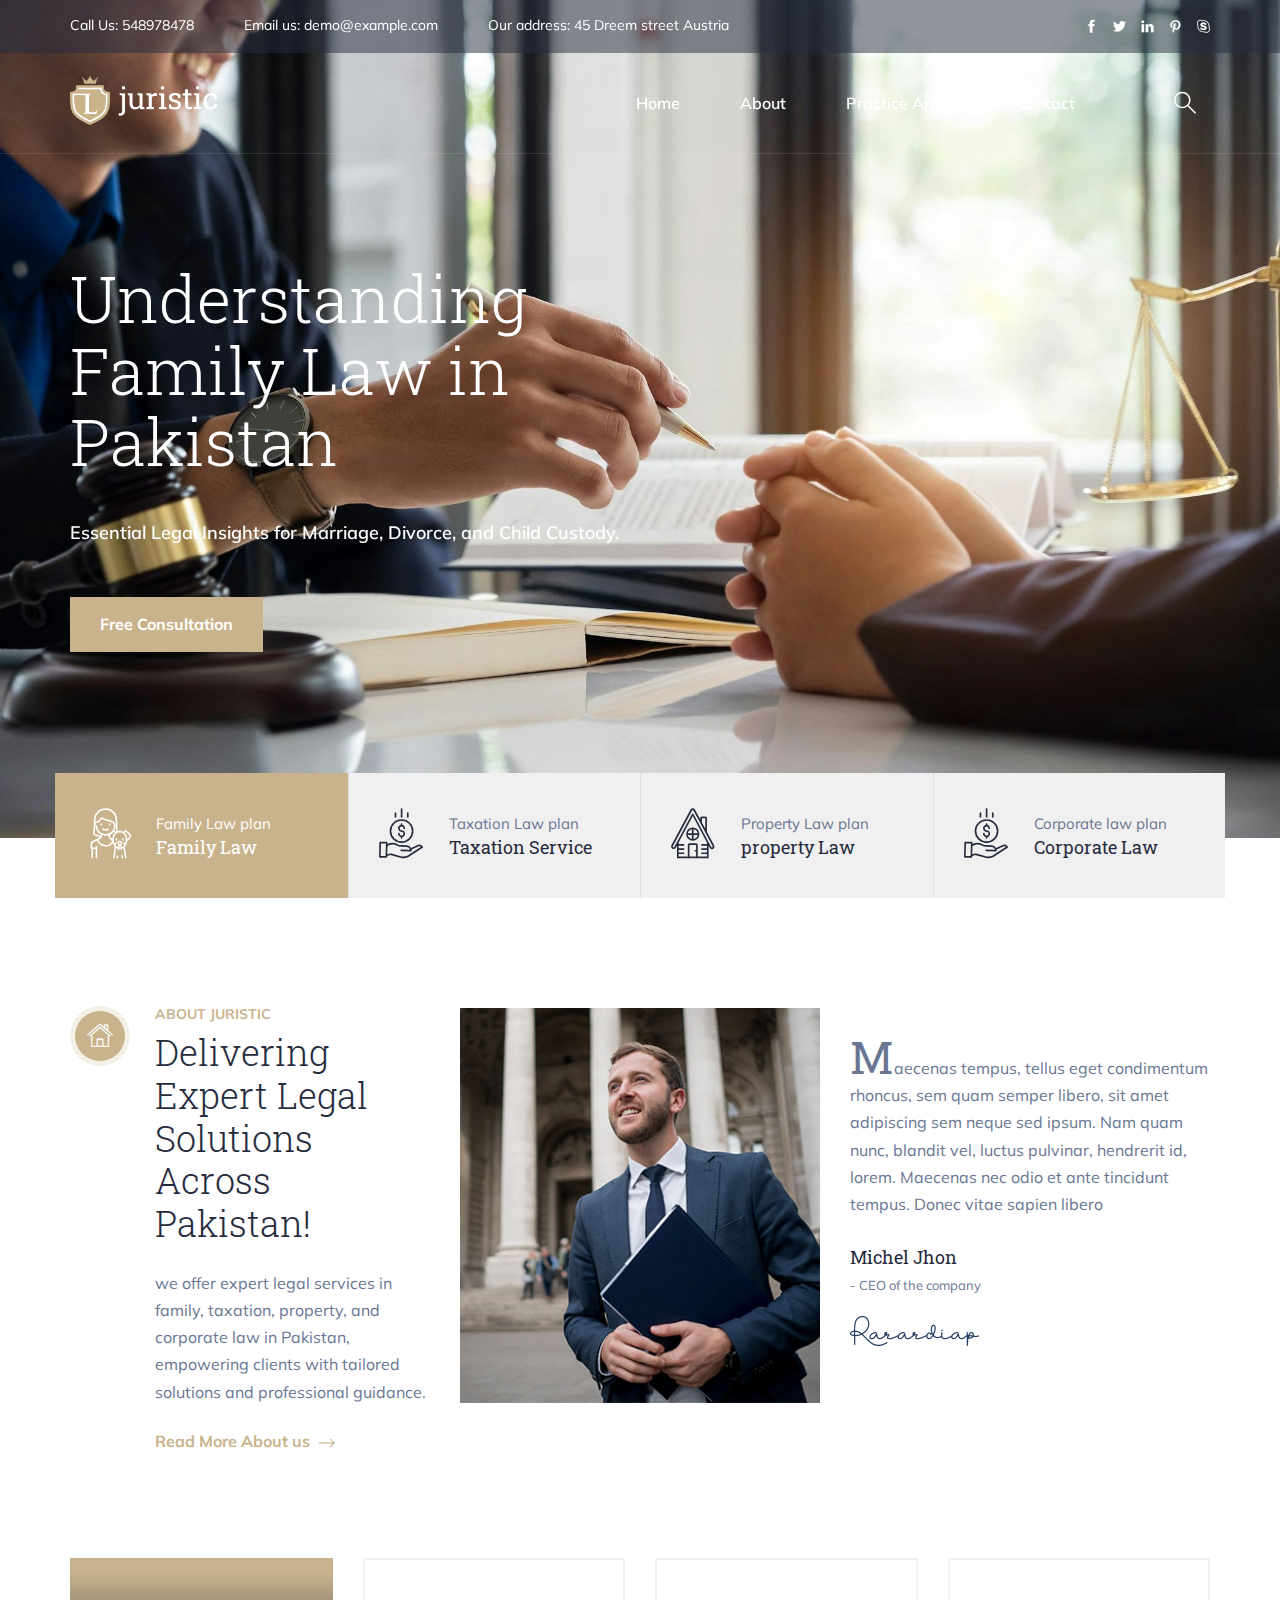
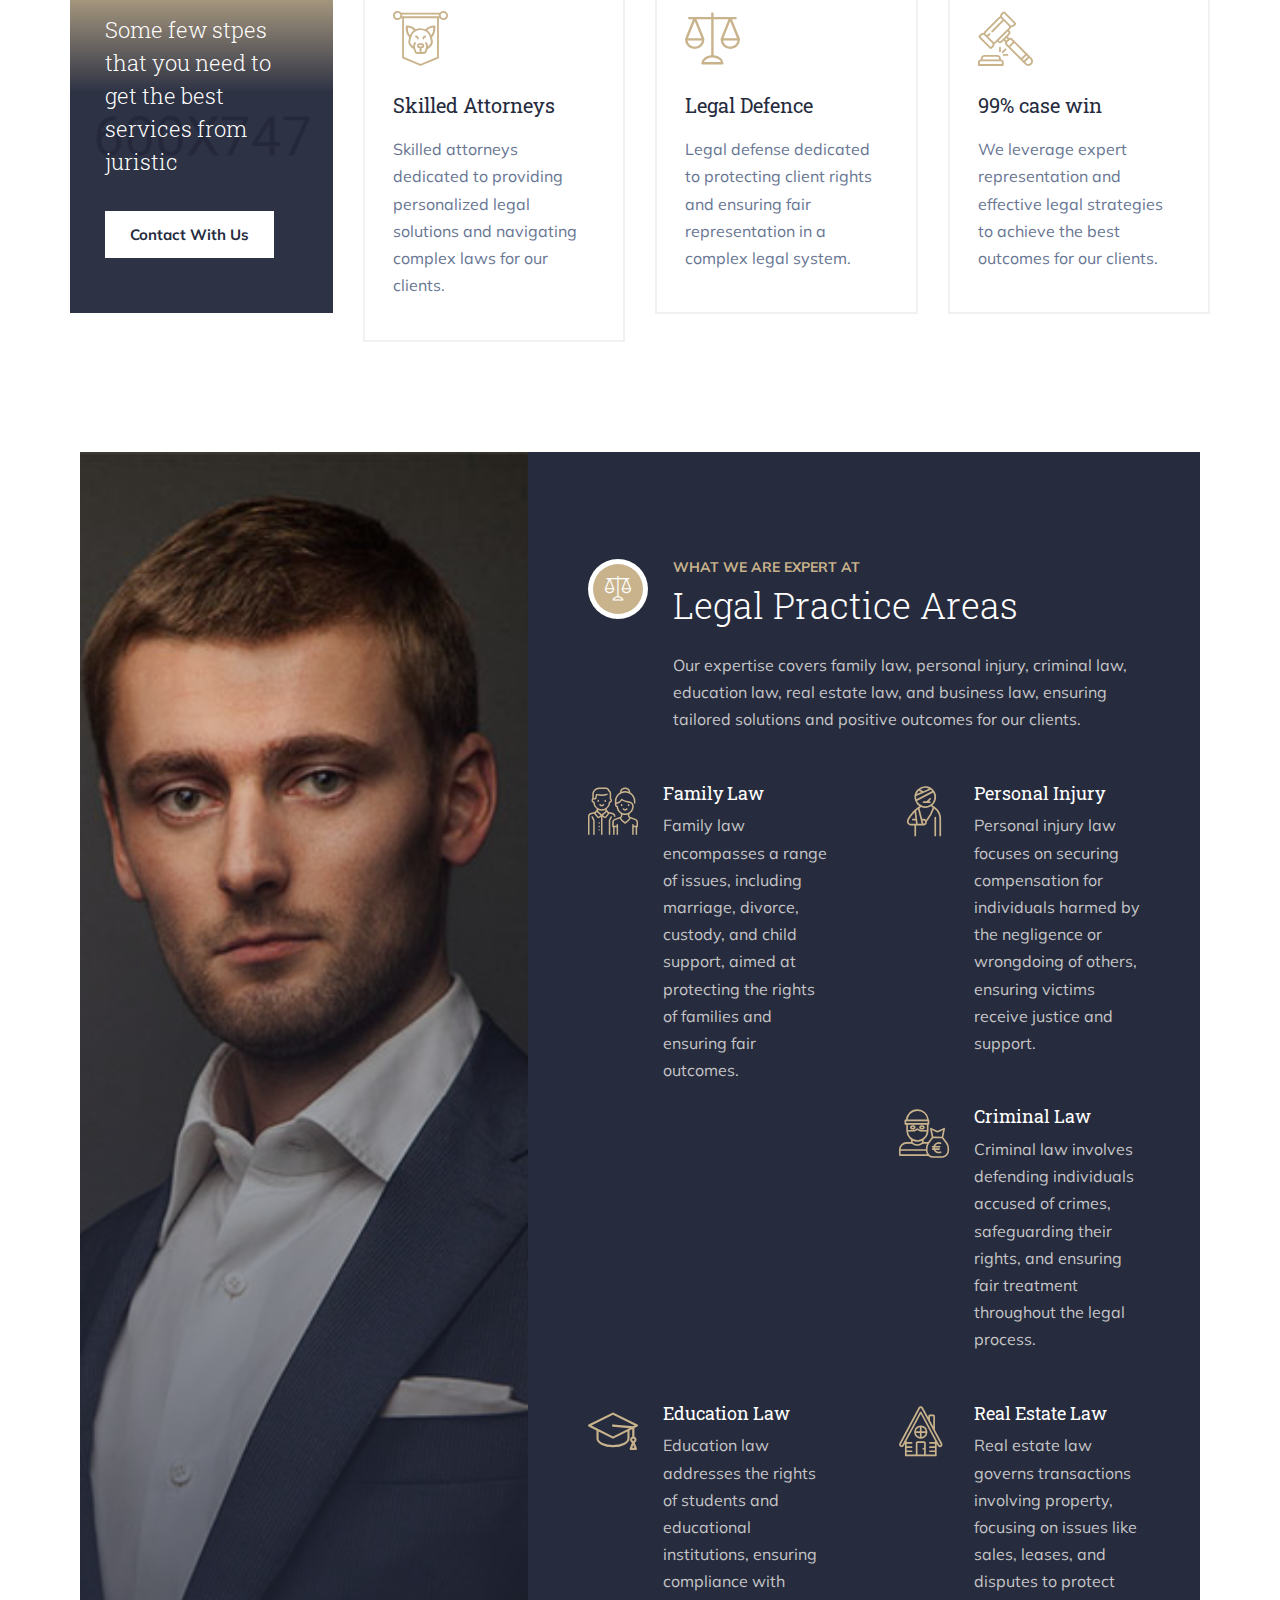
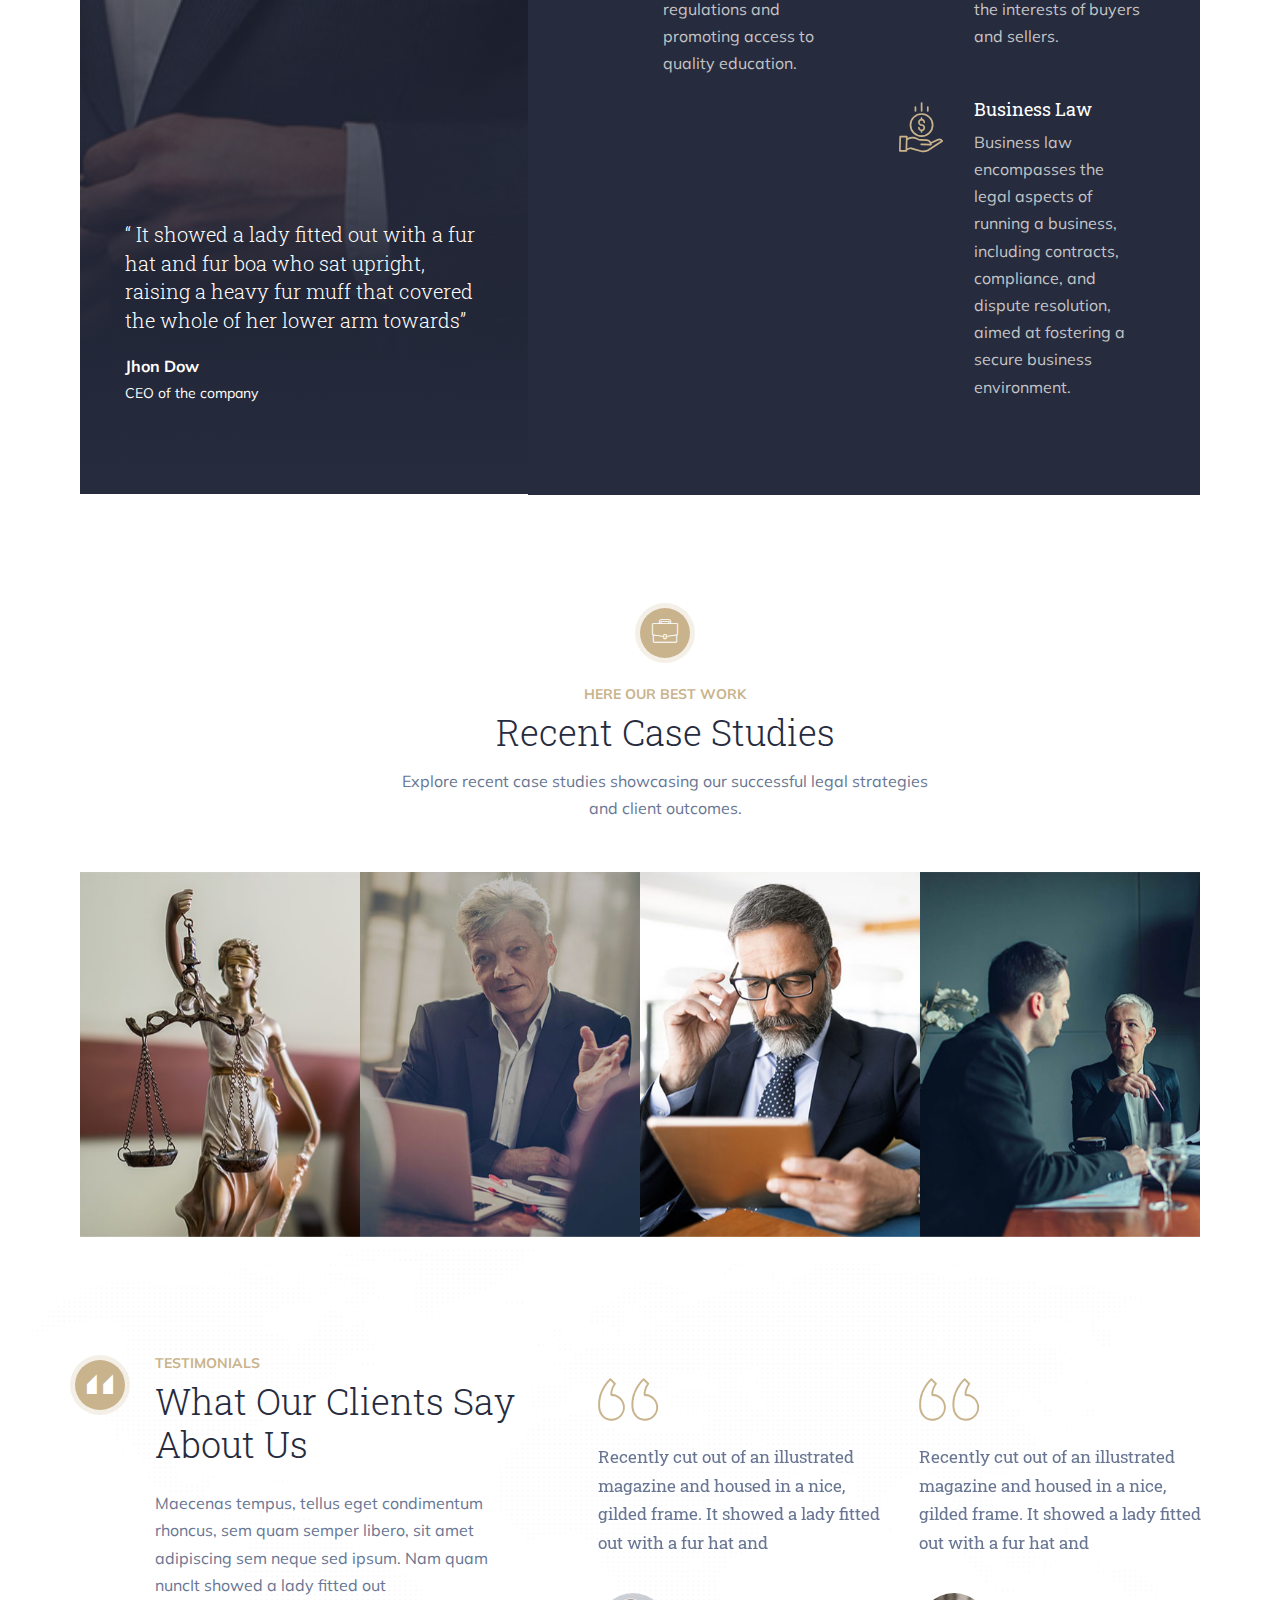
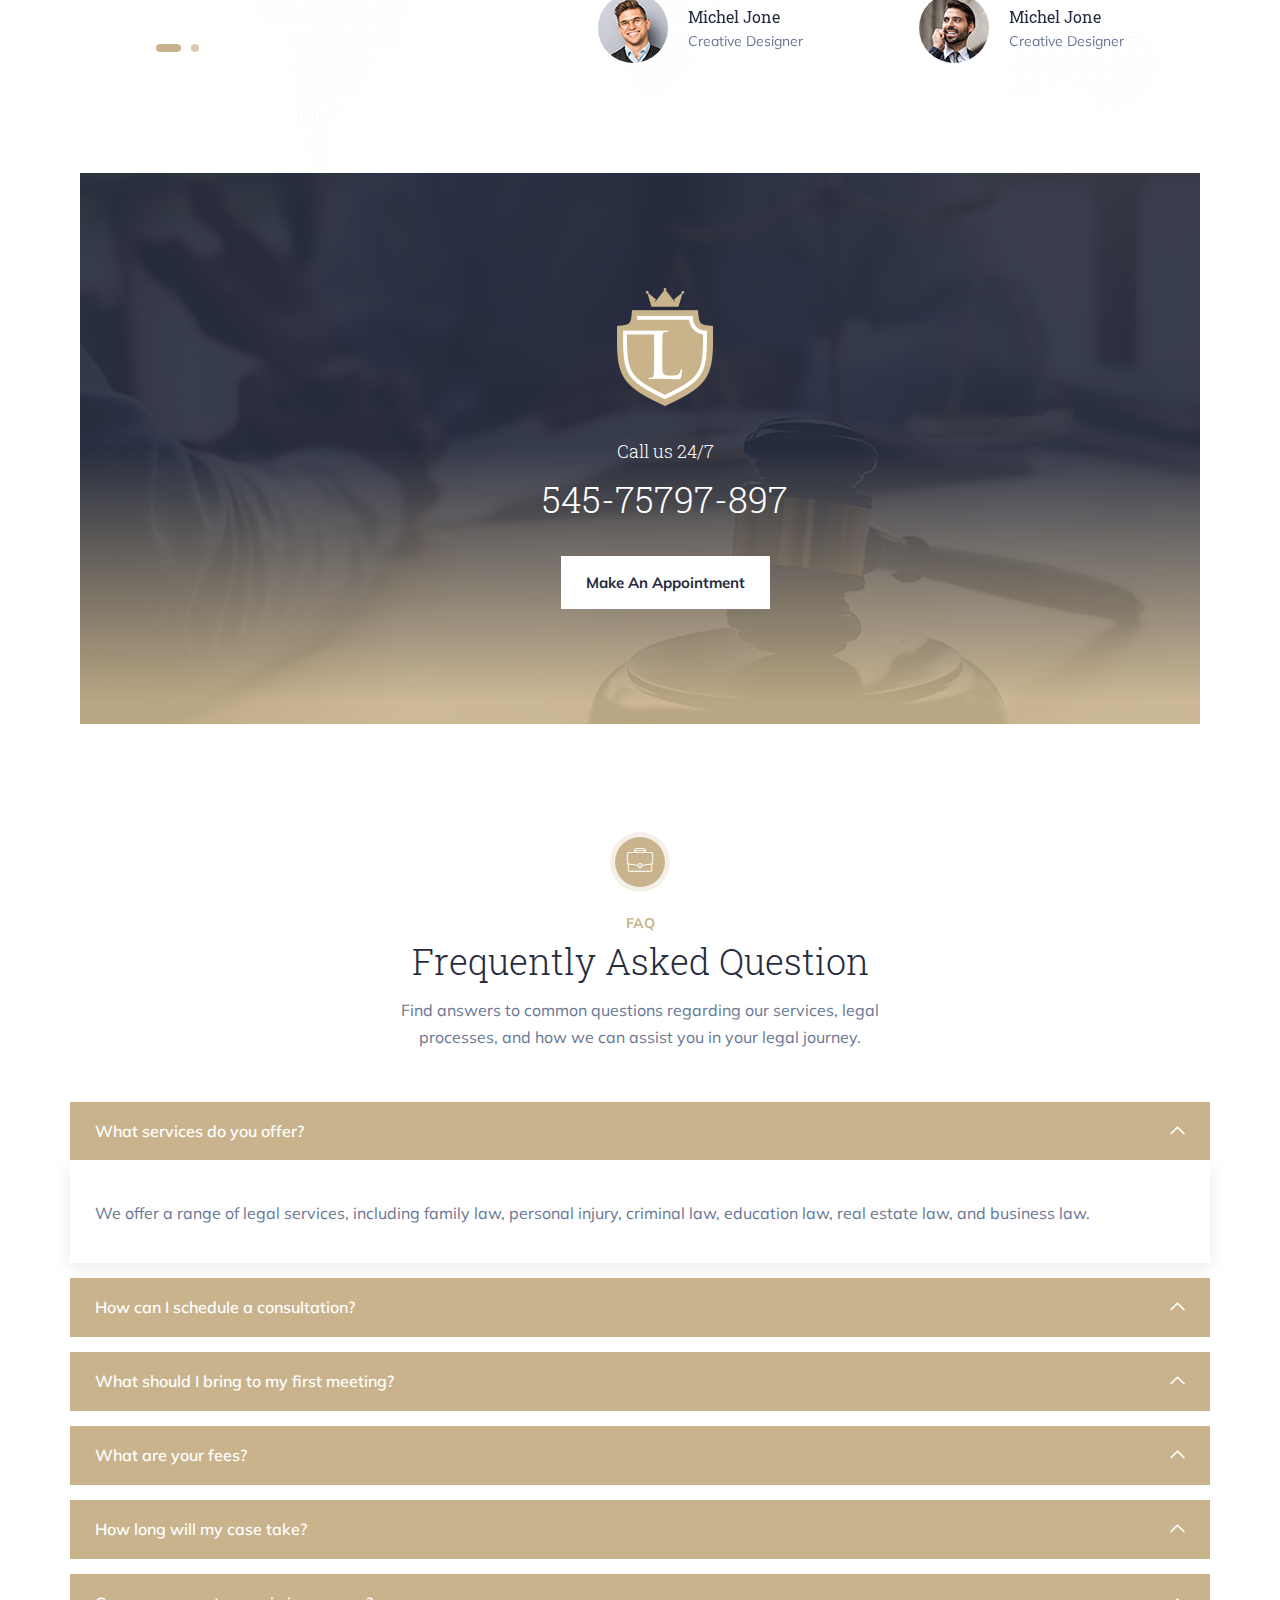
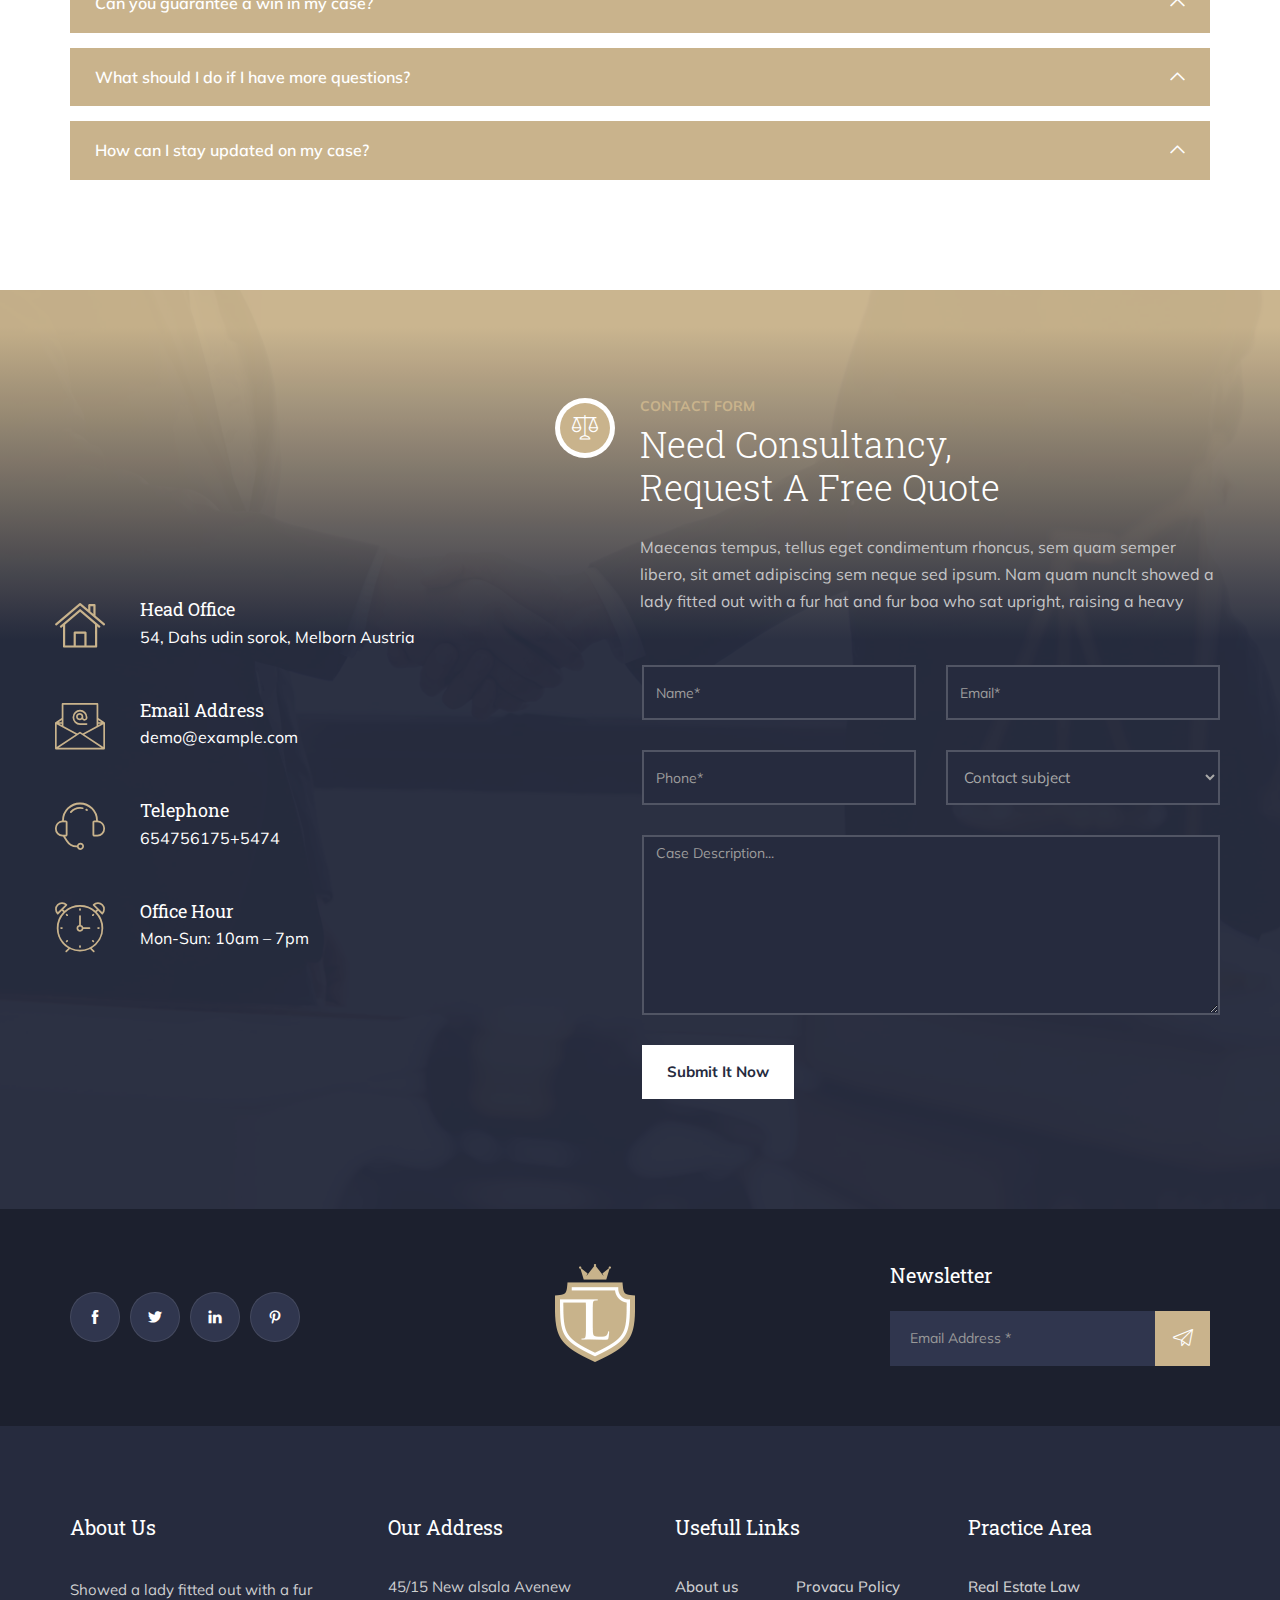
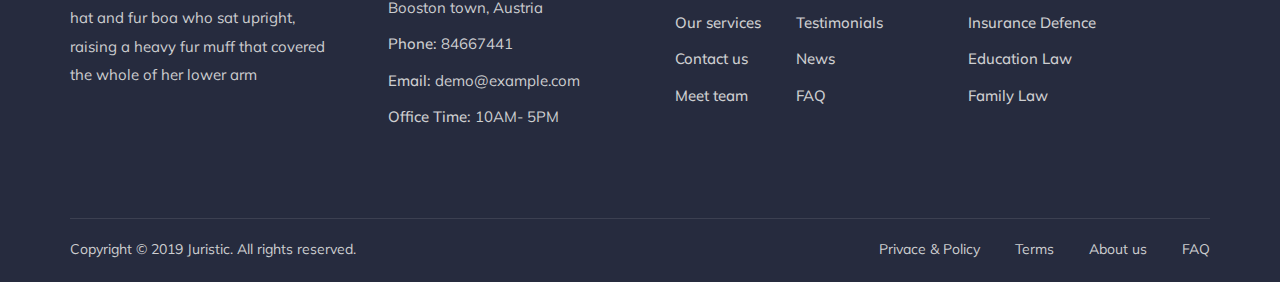
<file: index.html>
<!DOCTYPE html>
<html lang="en">

<head>
    <meta charset="utf-8">
    <meta http-equiv="X-UA-Compatible" content="IE=edge">
    <meta name="viewport" content="width=device-width, initial-scale=1">
    <meta name="author" content="irstheme">

    <title> Juristic - Lawyers and Law Firm HTML Template </title>

    <link href="assets/css/themify-icons.css" rel="stylesheet">
    <link href="assets/css/flaticon.css" rel="stylesheet">
    <link href="assets/css/bootstrap.min.css" rel="stylesheet">
    <link href="assets/css/animate.css" rel="stylesheet">
    <link href="assets/css/owl.carousel.css" rel="stylesheet">
    <link href="assets/css/owl.theme.css" rel="stylesheet">
    <link href="assets/css/slick.css" rel="stylesheet">
    <link href="assets/css/slick-theme.css" rel="stylesheet">
    <link href="assets/css/swiper.min.css" rel="stylesheet">
    <link href="assets/css/owl.transitions.css" rel="stylesheet">
    <link href="assets/css/jquery.fancybox.css" rel="stylesheet">
    <link href="assets/css/style.css" rel="stylesheet">

    <!-- HTML5 shim and Respond.js for IE8 support of HTML5 elements and media queries -->
    <!--[if lt IE 9]>
    <script src="https://oss.maxcdn.com/html5shiv/3.7.3/html5shiv.min.js"></script>
    <script src="https://oss.maxcdn.com/respond/1.4.2/respond.min.js"></script>
    <![endif]-->

</head>

<body>

    <!-- start page-wrapper -->
    <div class="page-wrapper">

        <!-- start preloader -->
        <div class="preloader">
            <div class="sk-chase">
                <div class="sk-chase-dot"></div>
                <div class="sk-chase-dot"></div>
                <div class="sk-chase-dot"></div>
                <div class="sk-chase-dot"></div>
                <div class="sk-chase-dot"></div>
                <div class="sk-chase-dot"></div>
            </div>
        </div>
        <!-- end preloader -->

        <!-- Start header -->
        <header id="header" class="site-header header-style-1">
            <div class="topbar">
                <div class="container">
                    <div class="row">
                        <div class="col col-md-10">
                            <div class="contact-info">
                                <ul class="clearfix">
                                    <li><span>Call Us:</span> 548978478</li>
                                    <li><span>Email us:</span> demo@example.com</li>
                                    <li><span>Our address:</span> 45 Dreem street Austria</li>
                                </ul>
                            </div>
                        </div>
                        <div class="col col-md-2">
                            <div class="social">
                                <ul class="clearfix">
                                    <li><a href="#"><i class="ti-facebook"></i></a></li>
                                    <li><a href="#"><i class="ti-twitter-alt"></i></a></li>
                                    <li><a href="#"><i class="ti-linkedin"></i></a></li>
                                    <li><a href="#"><i class="ti-pinterest"></i></a></li>
                                    <li><a href="#"><i class="ti-skype"></i></a></li>
                                </ul>
                            </div>
                        </div>
                    </div>
                </div>
            </div> <!-- end topbar -->

            <nav class="navigation navbar navbar-default">
                <div class="container">
                    <div class="navbar-header">
                        <button type="button" class="open-btn">
                            <span class="sr-only">Toggle navigation</span>
                            <span class="icon-bar"></span>
                            <span class="icon-bar"></span>
                            <span class="icon-bar"></span>
                        </button>
                        <a class="navbar-brand" href="index.html"><img src="assets/images/logo.png" alt></a>
                    </div>
                    <div id="navbar" class="navbar-collapse collapse navbar-right navigation-holder">
                        <button class="close-navbar"><i class="ti-close"></i></button>
                        <ul class="nav navbar-nav">
                            <li>
                                <a href="index.html">Home</a>
                            </li>
                            <li>
                                <a href="about.html">About</a>
                            </li>
                            <li class="menu-item-has-children">
                                <a href="#">Practice Areas</a>
                                <ul class="sub-menu">
                                    <li><a href="service-single.html">Business Law</a></li>
                                    <li><a href="family-law.html">Family Law</a></li>
                                    <li><a href="real-estate-law.html">Real State Law</a></li>
                                    <li><a href="education-law.html">Education Law</a></li>
                                    <li><a href="criminal-law.html">Criminal Law</a></li>
                                </ul>
                            </li>
                            <li><a href="contact.html">Contact</a></li>
                        </ul>
                    </div><!-- end of nav-collapse -->

                    <div class="cart-search-contact">
                        <div class="header-search-form-wrapper">
                            <button class="search-toggle-btn"><i class="fi flaticon-magnifying-glass"></i></button>
                            <div class="header-search-form">
                                <form>
                                    <div>
                                        <input type="text" class="form-control" placeholder="Search here...">
                                        <button type="submit"><i class="ti-search"></i></button>
                                    </div>
                                </form>
                            </div>
                        </div>
                    </div>
                </div><!-- end of container -->
            </nav>
        </header>
        <!-- end of header -->


        <!-- start of hero -->
        <section class="hero-slider hero-style-1">
            <div class="swiper-container">
                <div class="swiper-wrapper">
                    <div class="swiper-slide">
                        <div class="slide-inner slide-bg-image" data-background="assets/images/slider/slide-1.jpg"
                            data-text="<i class='fi flaticon-dog'></i> Family Law plan<h4>Family Law</h4>">
                            <div class="container">
                                <div data-swiper-parallax="300" class="slide-title">
                                    <h2>Understanding Family Law in Pakistan</h2>
                                </div>
                                <div data-swiper-parallax="400" class="slide-text">
                                    <p>Essential Legal Insights for Marriage, Divorce, and Child Custody. </p>
                                </div>
                                <div class="clearfix"></div>
                                <div data-swiper-parallax="500" class="slide-btns">
                                    <a href="#" class="theme-btn">Free Consultation</a>
                                </div>
                                <!-- <div class="video-btns">
                                    <a href="https://www.youtube.com/embed/7e90gBu4pas?autoplay=1" class="video-btn"
                                        data-type="iframe" tabindex="0"></a>
                                </div> -->
                            </div>
                        </div> <!-- end slide-inner -->
                    </div> <!-- end swiper-slide -->

                    <div class="swiper-slide">
                        <div class="slide-inner slide-bg-image" data-background="assets/images/slider/slide-2.jpg"
                            data-text="<i class='fi flaticon-save-money'></i>Taxation Law plan<h4>Taxation Service</h4>">
                            <div class="container">
                                <div data-swiper-parallax="300" class="slide-title">
                                    <h2>Understanding Taxation Law in Pakistan</h2>
                                </div>
                                <div data-swiper-parallax="400" class="slide-text">
                                    <p>Essential Legal Insights for Individuals and Businesses</p>
                                </div>
                                <div class="clearfix"></div>
                                <div data-swiper-parallax="500" class="slide-btns">
                                    <a href="#" class="theme-btn">Free Consultation</a>
                                </div>
                                <!-- <div class="video-btns">
                                    <a href="https://www.youtube.com/embed/7e90gBu4pas?autoplay=1" class="video-btn"
                                        data-type="iframe" tabindex="0"></a>
                                </div> -->
                            </div>
                        </div> <!-- end slide-inner -->
                    </div> <!-- end swiper-slide -->

                    <div class="swiper-slide">
                        <div class="slide-inner slide-bg-image" data-background="assets/images/slider/slide-3.jpg"
                            data-text="<i class='fi flaticon-architecture-and-city'></i>Property Law plan<h4>property Law</h4>">
                            <div class="container">
                                <div data-swiper-parallax="300" class="slide-title">
                                    <h2>Understanding Property Law in Pakistan</h2>
                                </div>
                                <div data-swiper-parallax="400" class="slide-text">
                                    <p>A Comprehensive Guide to Ownership and Disputes</p>
                                </div>
                                <div class="clearfix"></div>
                                <div data-swiper-parallax="500" class="slide-btns">
                                    <a href="#" class="theme-btn">Free Consultation</a>
                                </div>
                                <!-- <div class="video-btns">
                                    <a href="https://www.youtube.com/embed/7e90gBu4pas?autoplay=1" class="video-btn"
                                        data-type="iframe" tabindex="0"></a>
                                </div> -->
                            </div>
                        </div> <!-- end slide-inner -->
                    </div><!-- end swiper-slide -->

                    <div class="swiper-slide">
                        <div class="slide-inner slide-bg-image" data-background="assets/images/slider/slide-4.jpg"
                            data-text="<i class='fi flaticon-save-money'></i>Corporate law plan<h4>Corporate Law</h4>">
                            <div class="container">
                                <div data-swiper-parallax="300" class="slide-title">
                                    <h2>Understanding Corporate Law in Pakistan</h2>
                                </div>
                                <div data-swiper-parallax="400" class="slide-text">
                                    <p>A Comprehensive Guide to Mergers, Acquisitions, and Compliance</p>
                                </div>
                                <div class="clearfix"></div>
                                <div data-swiper-parallax="500" class="slide-btns">
                                    <a href="#" class="theme-btn">Free Consultation</a>
                                </div>
                                <!-- <div class="video-btns">
                                    <a href="https://www.youtube.com/embed/7e90gBu4pas?autoplay=1" class="video-btn"
                                        data-type="iframe" tabindex="0"></a>
                                </div> -->
                            </div>
                        </div> <!-- end slide-inner -->
                    </div><!-- end swiper-slide -->
                </div>
                <!-- end swiper-wrapper -->

                <!-- swipper controls -->
                <div class="swiper-cust-pagination"></div>
                <div class="swiper-button-next"></div>
                <div class="swiper-button-prev"></div>
            </div>
        </section>
        <!-- end of hero slider -->


        <!-- start about-section -->
        <section class="about-section section-padding">
            <div class="container">
                <div class="row">
                    <div class="col col-md-4">
                        <div class="left-col">
                            <div class="section-title">
                                <div class="icon">
                                    <i class="fi flaticon-home-3"></i>
                                </div>
                                <span>About juristic</span>
                                <h2>Delivering Expert Legal Solutions Across Pakistan!</h2>
                                <p>we offer expert legal services in family, taxation, property, and corporate law in
                                    Pakistan, empowering clients with tailored solutions and professional guidance. </p>
                                <a href="about.html" class="more-about">Read More About us <i
                                        class="fi flaticon-next-1"></i></a>
                            </div>
                        </div>
                    </div>
                    <div class="col col-md-4">
                        <div class="mid-col">
                            <img src="assets/images/about.jpg" alt>
                        </div>
                    </div>
                    <div class="col col-md-4">
                        <div class="right-col">
                            <p>Maecenas tempus, tellus eget condimentum rhoncus, sem quam semper libero, sit amet
                                adipiscing sem neque sed ipsum. Nam quam nunc, blandit vel, luctus pulvinar, hendrerit
                                id, lorem. Maecenas nec odio et ante tincidunt tempus. Donec vitae sapien libero</p>

                            <div class="quoter">
                                <h4>Michel Jhon</h4>
                                <span>- CEO of the company</span>
                            </div>
                            <div class="signature">
                                <img src="assets/images/signature.png" alt>
                            </div>
                        </div>
                    </div>
                </div>
            </div> <!-- end container -->
        </section>
        <!-- end about-section -->


        <!-- start feature-section -->
        <section class="feature-section section-padding">
            <div class="container">
                <div class="row">
                    <div class="col col-lg-3 col-sm-6">
                        <div class="info-col">
                            <h4>Some few stpes that you need to get the best services from juristic</h4>
                            <a href="contact.html" class="theme-btn-s2">Contact with us</a>
                        </div>
                    </div>
                    <div class="col col-lg-3 col-sm-6">
                        <div class="feature-grid">
                            <i class="fi flaticon-standard"></i>
                            <h3>Skilled Attorneys</h3>
                            <p>Skilled attorneys dedicated to providing personalized legal solutions and navigating
                                complex laws for our clients.</p>
                        </div>
                    </div>
                    <div class="col col-lg-3 col-sm-6">
                        <div class="feature-grid">
                            <i class="fi flaticon-balance"></i>
                            <h3>Legal Defence</h3>
                            <p>Legal defense dedicated to protecting client rights and ensuring fair representation in a
                                complex legal system.</p>
                        </div>
                    </div>
                    <div class="col col-lg-3 col-sm-6">
                        <div class="feature-grid">
                            <i class="fi flaticon-mace"></i>
                            <h3>99% case win</h3>
                            <p>We leverage expert representation and effective legal
                                strategies to achieve the best outcomes for our clients.
                            </p>
                        </div>
                    </div>
                </div>
            </div> <!-- end container -->
        </section>
        <!-- end feature-section -->


        <!-- start service-section -->
        <section class="service-section">
            <div class="content-area clearfix">
                <div class="left-col">
                    <div class="inner-content">
                        <blockquote>“ It showed a lady fitted out with a fur hat and fur boa who sat upright, raising a
                            heavy fur muff that covered the whole of her lower arm towards”</blockquote>

                        <h4>Jhon Dow</h4>
                        <span>CEO of the company</span>
                    </div>
                </div>
                <div class="right-col">
                    <div class="section-title-s2">
                        <div class="icon">
                            <i class="fi flaticon-balance"></i>
                        </div>
                        <span>What we are expert at</span>
                        <h2>Legal Practice Areas</h2>
                        <p>Our expertise covers family law, personal injury, criminal law, education law, real estate
                            law, and business law, ensuring tailored solutions and positive outcomes for our clients.
                        </p>
                    </div>
                    <div class="service-grids clearfix">
                        <div class="grid">
                            <i class="fi flaticon-parents"></i>
                            <h3><a href="family-law.html">Family Law</a></h3>
                            <p>Family law encompasses a range of issues, including marriage, divorce, custody, and child
                                support, aimed at protecting the rights of families and ensuring fair outcomes.
                            </p>
                        </div>
                        <div class="grid">
                            <i class="fi flaticon-wounded"></i>
                            <h3><a href="#">Personal Injury</a></h3>
                            <p>Personal injury law focuses on securing compensation for individuals harmed by the
                                negligence or wrongdoing of others, ensuring victims receive justice and support.
                            </p>
                        </div>
                        <div class="grid">
                            <i class="fi flaticon-thief"></i>
                            <h3><a href="criminal-law.html">Criminal Law</a></h3>
                            <p>Criminal law involves defending individuals accused of crimes, safeguarding their rights,
                                and ensuring fair treatment throughout the legal process.
                            </p>
                        </div>
                        <div class="grid">
                            <i class="fi flaticon-mortarboard"></i>
                            <h3><a href="education-law.html">Education Law</a></h3>
                            <p>Education law addresses the rights of students and educational institutions, ensuring
                                compliance with regulations and promoting access to quality education.
                            </p>
                        </div>
                        <div class="grid">
                            <i class="fi flaticon-architecture-and-city"></i>
                            <h3><a href="real-estate-law.html">Real Estate Law</a></h3>
                            <p>Real estate law governs transactions involving property, focusing on issues like sales,
                                leases, and disputes to protect the interests of buyers and sellers.
                            </p>
                        </div>
                        <div class="grid">
                            <i class="fi flaticon-save-money"></i>
                            <h3><a href="service-single.html">Business Law</a></h3>
                            <p>Business law encompasses the legal aspects of running a business, including contracts,
                                compliance, and dispute resolution, aimed at fostering a secure business environment.

                            </p>
                        </div>
                    </div>
                </div>
            </div>
        </section>
        <!-- end service-section -->


        <!-- start case-studies-section -->
        <section class="case-studies-section section-padding">
            <div class="container">
                <div class="row">
                    <div class="col col-lg-6 col-lg-offset-3 col-md-8 col-md-offset-2 col-sm-10 col-sm-offset-1">
                        <div class="section-title-s3">
                            <div class="icon">
                                <i class="fi flaticon-suitcase"></i>
                            </div>
                            <span>Here Our Best Work</span>
                            <h2>Recent Case Studies</h2>
                            <p>Explore recent case studies showcasing our successful legal strategies and client
                                outcomes.
                            </p>
                        </div>
                    </div>
                </div>
            </div> <!-- end container -->
            <div class="content-area">
                <div class="case-studies-grids case-studies-slider">
                    <div class="grid">
                        <div class="img-holder">
                            <img src="assets/images/case-studies/img-1.jpg" alt>
                        </div>
                        <div class="overlay">
                            <div class="content">
                                <p class="cat">Law service</p>
                                <h3><a href="#">Personal Injury</a></h3>
                            </div>
                        </div>
                    </div>
                    <div class="grid">
                        <div class="img-holder">
                            <img src="assets/images/case-studies/img-2.jpg" alt>
                        </div>
                        <div class="overlay">
                            <div class="content">
                                <p class="cat">Law service</p>
                                <h3><a href="#">Personal Injury</a></h3>
                            </div>
                        </div>
                    </div>
                    <div class="grid">
                        <div class="img-holder">
                            <img src="assets/images/case-studies/img-3.jpg" alt>
                        </div>
                        <div class="overlay">
                            <div class="content">
                                <p class="cat">Law service</p>
                                <h3><a href="#">Personal Injury</a></h3>
                            </div>
                        </div>
                    </div>
                    <div class="grid">
                        <div class="img-holder">
                            <img src="assets/images/case-studies/img-4.jpg" alt>
                        </div>
                        <div class="overlay">
                            <div class="content">
                                <p class="cat">Law service</p>
                                <h3><a href="#">Personal Injury</a></h3>
                            </div>
                        </div>
                    </div>
                    <div class="grid">
                        <div class="img-holder">
                            <img src="assets/images/case-studies/img-5.jpg" alt>
                        </div>
                        <div class="overlay">
                            <div class="content">
                                <p class="cat">Law service</p>
                                <h3><a href="#">Personal Injury</a></h3>
                            </div>
                        </div>
                    </div>
                    <div class="grid">
                        <div class="img-holder">
                            <img src="assets/images/case-studies/img-1.jpg" alt>
                        </div>
                        <div class="overlay">
                            <div class="content">
                                <p class="cat">Law service</p>
                                <h3><a href="#">Personal Injury</a></h3>
                            </div>
                        </div>
                    </div>
                </div>
            </div>
        </section>
        <!-- end case-studies-section -->


        <!-- start testimonials-section -->
        <section class="testimonials-section section-padding">
            <div class="container">
                <div class="row">
                    <div class="col col-lg-5">
                        <div class="section-title-s4">
                            <div class="icon">
                                <i class="fi flaticon-blocks-with-angled-cuts"></i>
                            </div>
                            <span>Testimonials</span>
                            <h2>What our Clients say About us</h2>
                            <p>Maecenas tempus, tellus eget condimentum rhoncus, sem quam semper libero, sit amet
                                adipiscing sem neque sed ipsum. Nam quam nuncIt showed a lady fitted out</p>
                        </div>
                    </div>
                    <div class="col col-lg-7">
                        <div class="testimonials-grids testimonials-slider">
                            <div class="grid">
                                <i class="fi flaticon-left-quote"></i>
                                <p>Recently cut out of an illustrated magazine and housed in a nice, gilded frame. It
                                    showed a lady fitted out with a fur hat and</p>
                                <div class="client-info">
                                    <div class="img-holder">
                                        <img src="assets/images/testimonials/img-1.jpg" alt>
                                    </div>
                                    <h3>Michel Jone</h3>
                                    <span>Creative Designer</span>
                                </div>
                            </div>
                            <div class="grid">
                                <i class="fi flaticon-left-quote"></i>
                                <p>Recently cut out of an illustrated magazine and housed in a nice, gilded frame. It
                                    showed a lady fitted out with a fur hat and</p>
                                <div class="client-info">
                                    <div class="img-holder">
                                        <img src="assets/images/testimonials/img-2.jpg" alt>
                                    </div>
                                    <h3>Michel Jone</h3>
                                    <span>Creative Designer</span>
                                </div>
                            </div>
                            <div class="grid">
                                <i class="fi flaticon-left-quote"></i>
                                <p>Recently cut out of an illustrated magazine and housed in a nice, gilded frame. It
                                    showed a lady fitted out with a fur hat and</p>
                                <div class="client-info">
                                    <div class="img-holder">
                                        <img src="assets/images/testimonials/img-1.jpg" alt>
                                    </div>
                                    <h3>Michel Jone</h3>
                                    <span>Creative Designer</span>
                                </div>
                            </div>
                        </div>
                    </div>
                </div>
            </div> <!-- end container -->
        </section>
        <!-- end testimonials-section -->


        <!-- start cta-section -->
        <section class="cta-section">
            <div class="container">
                <div class="row">
                    <div class="col col-xs-12">
                        <div class="cta-conetnt">
                            <div class="cta-logo">
                                <img src="assets/images/cta-logo.png" alt>
                            </div>
                            <h5>Call us 24/7</h5>
                            <h2>545-75797-897</h2>
                            <a href="#" class="theme-btn-s3">Make An Appointment</a>
                        </div>
                    </div>
                </div>
            </div> <!-- end container -->
        </section>
        <!-- end cta-section -->


        <!-- start team-section -->
        <!-- <section class="team-section section-padding">
            <div class="container">
                <div class="row">
                    <div class="col col-lg-6 col-lg-offset-3 col-md-8 col-md-offset-2 col-sm-10 col-sm-offset-1">
                        <div class="section-title-s3">
                            <div class="icon">
                                <i class="fi flaticon-suitcase"></i>
                            </div>
                            <span>Qualified Attorneys</span>
                            <h2>Meet Our Experts</h2>
                            <p>Maecenas tempus, tellus eget condimentum rhoncus, sem quam semper libero sit amet
                                adipiscing</p>
                        </div>
                    </div>
                </div>
                <div class="row">
                    <div class="col col-xs-12">
                        <div class="team-grids team-slider">
                            <div class="grid">
                                <div class="img-holder">
                                    <img src="assets/images/team/img-1.jpg" alt>
                                </div>
                                <div class="details">
                                    <div class="social">
                                        <ul>
                                            <li><a href="#"><i class="ti-facebook"></i></a></li>
                                            <li><a href="#"><i class="ti-twitter-alt"></i></a></li>
                                            <li><a href="#"><i class="ti-linkedin"></i></a></li>
                                            <li><a href="#"><i class="ti-pinterest"></i></a></li>
                                        </ul>
                                    </div>
                                    <h3><a href="#">Michel Troat</a></h3>
                                    <p>Family Consultant</p>
                                </div>
                            </div>
                            <div class="grid">
                                <div class="img-holder">
                                    <img src="assets/images/team/img-2.jpg" alt>
                                </div>
                                <div class="details">
                                    <div class="social">
                                        <ul>
                                            <li><a href="#"><i class="ti-facebook"></i></a></li>
                                            <li><a href="#"><i class="ti-twitter-alt"></i></a></li>
                                            <li><a href="#"><i class="ti-linkedin"></i></a></li>
                                            <li><a href="#"><i class="ti-pinterest"></i></a></li>
                                        </ul>
                                    </div>
                                    <h3><a href="#">Jonathon Danial</a></h3>
                                    <p>Business Lawyer</p>
                                </div>
                            </div>
                            <div class="grid">
                                <div class="img-holder">
                                    <img src="assets/images/team/img-3.jpg" alt>
                                </div>
                                <div class="details">
                                    <div class="social">
                                        <ul>
                                            <li><a href="#"><i class="ti-facebook"></i></a></li>
                                            <li><a href="#"><i class="ti-twitter-alt"></i></a></li>
                                            <li><a href="#"><i class="ti-linkedin"></i></a></li>
                                            <li><a href="#"><i class="ti-pinterest"></i></a></li>
                                        </ul>
                                    </div>
                                    <h3><a href="#">Muli Overla</a></h3>
                                    <p>Political Expert</p>
                                </div>
                            </div>
                            <div class="grid">
                                <div class="img-holder">
                                    <img src="assets/images/team/img-4.jpg" alt>
                                </div>
                                <div class="details">
                                    <div class="social">
                                        <ul>
                                            <li><a href="#"><i class="ti-facebook"></i></a></li>
                                            <li><a href="#"><i class="ti-twitter-alt"></i></a></li>
                                            <li><a href="#"><i class="ti-linkedin"></i></a></li>
                                            <li><a href="#"><i class="ti-pinterest"></i></a></li>
                                        </ul>
                                    </div>
                                    <h3><a href="#">Oncon Lucy</a></h3>
                                    <p>Family Consultant</p>
                                </div>
                            </div>
                            <div class="grid">
                                <div class="img-holder">
                                    <img src="assets/images/team/img-1.jpg" alt>
                                </div>
                                <div class="details">
                                    <div class="social">
                                        <ul>
                                            <li><a href="#"><i class="ti-facebook"></i></a></li>
                                            <li><a href="#"><i class="ti-twitter-alt"></i></a></li>
                                            <li><a href="#"><i class="ti-linkedin"></i></a></li>
                                            <li><a href="#"><i class="ti-pinterest"></i></a></li>
                                        </ul>
                                    </div>
                                    <h3><a href="#">Michel Troat</a></h3>
                                    <p>Family Consultant</p>
                                </div>
                            </div>
                        </div>
                    </div>
                </div>
            </div> 
        </section> -->
        <!-- end team-section -->



        <!-- start blog-section -->
        <!-- <section class="blog-section section-padding">
            <div class="container">
                <div class="row">
                    <div class="col col-lg-4">
                        <div class="section-title-s4">
                            <div class="icon">
                                <i class="fi flaticon-light-bulb"></i>
                            </div>
                            <span>Latest Blog</span>
                            <h2>Check Our Latest Tips & News</h2>
                            <p>Maecenas tempus, tellus eget condimentum rhoncus, sem quam semper libero, sit amet
                                adipiscing sem neque sed ipsum. Nam quam nuncIt showed a lady fitted</p>
                            <a href="#" class="theme-btn">More Blog Post</a>
                        </div>
                    </div>
                    <div class="col col-lg-8">
                        <div class="blog-grids clearfix">
                            <div class="grid">
                                <div class="entry-media">
                                    <img src="assets/images/blog/img-1.jpg" alt>
                                </div>
                                <div class="entry-details">
                                    <div class="cat">Adovcate, Law</div>
                                    <h3><a href="#">Provide insight into how canna businesspeople can use</a></h3>
                                    <a href="#" class="read-more">Read More</a>
                                </div>
                            </div>
                            <div class="grid">
                                <div class="entry-media">
                                    <img src="assets/images/blog/img-2.jpg" alt>
                                </div>
                                <div class="entry-details">
                                    <div class="cat">Adovcate, Law</div>
                                    <h3><a href="#">Canna Law Blog is a forum for discussing the practical</a></h3>
                                    <a href="#" class="read-more">Read More</a>
                                </div>
                            </div>
                        </div>
                    </div>
                </div>
            </div>
        </section> -->
        <!-- end blog-section -->


        <!-- start faq-pg-section -->
        <section class="faq-pg-section section-padding">
            <div class="container">
                <div class="row">
                    <div class="col col-lg-6 col-lg-offset-3 col-md-8 col-md-offset-2 col-sm-10 col-sm-offset-1">
                        <div class="section-title-s3">
                            <div class="icon">
                                <i class="fi flaticon-suitcase"></i>
                            </div>
                            <span>FAQ</span>
                            <h2>Frequently Asked Question</h2>
                            <p>Find answers to common questions regarding our services, legal processes, and how we can
                                assist you in your legal journey.
                            </p>
                        </div>
                    </div>
                </div>

                <div class="row">
                    <div class="col col-xs-12">
                        <div class="panel-group faq-accordion theme-accordion-s1" id="accordion">
                            <div class="panel panel-default">
                                <div class="panel-heading">
                                    <a data-toggle="collapse" data-parent="#accordion" href="#collapse-1"
                                        aria-expanded="true">What services do you offer?</a>
                                </div>
                                <div id="collapse-1" class="panel-collapse collapse in">
                                    <div class="panel-body">
                                        <p>We offer a range of legal services, including family law, personal injury,
                                            criminal law, education law, real estate law, and business law.</p>
                                    </div>
                                </div>
                            </div>

                            <div class="panel panel-default">
                                <div class="panel-heading">
                                    <a data-toggle="collapse" data-parent="#accordion" href="#collapse-2"
                                        aria-expanded="false">How can I schedule a consultation?</a>
                                </div>
                                <div id="collapse-2" class="panel-collapse collapse">
                                    <div class="panel-body">
                                        <p>You can schedule a consultation by contacting our office via phone or email,
                                            or by filling out the contact form on our website.</p>
                                    </div>
                                </div>
                            </div>

                            <div class="panel panel-default">
                                <div class="panel-heading">
                                    <a data-toggle="collapse" data-parent="#accordion" href="#collapse-3"
                                        aria-expanded="false">What should I bring to my first meeting?</a>
                                </div>
                                <div id="collapse-3" class="panel-collapse collapse">
                                    <div class="panel-body">
                                        <p>Please bring any relevant documents related to your case, such as contracts,
                                            court papers, or identification, along with a list of questions or concerns
                                            you may have.</p>
                                    </div>
                                </div>
                            </div>

                            <div class="panel panel-default">
                                <div class="panel-heading">
                                    <a data-toggle="collapse" data-parent="#accordion" href="#collapse-4"
                                        aria-expanded="false">What are your fees?</a>
                                </div>
                                <div id="collapse-4" class="panel-collapse collapse">
                                    <div class="panel-body">
                                        <p>Our fees vary depending on the type of case and services required. We offer
                                            transparent pricing and will discuss all fees during your initial
                                            consultation.</p>
                                    </div>
                                </div>
                            </div>

                            <div class="panel panel-default">
                                <div class="panel-heading">
                                    <a data-toggle="collapse" data-parent="#accordion" href="#collapse-5"
                                        aria-expanded="false">How long will my case take?</a>
                                </div>
                                <div id="collapse-5" class="panel-collapse collapse">
                                    <div class="panel-body">
                                        <p>The duration of your case depends on various factors, including the
                                            complexity of the legal issues involved. We will provide an estimated
                                            timeline during our consultation.</p>
                                    </div>
                                </div>
                            </div>

                            <div class="panel panel-default">
                                <div class="panel-heading">
                                    <a data-toggle="collapse" data-parent="#accordion" href="#collapse-6"
                                        aria-expanded="false">Can you guarantee a win in my case?</a>
                                </div>
                                <div id="collapse-6" class="panel-collapse collapse">
                                    <div class="panel-body">
                                        <p>While we strive for the best possible outcomes, no attorney can guarantee a
                                            specific result. However, our team is committed to using our expertise to
                                            advocate effectively for you.</p>
                                    </div>
                                </div>
                            </div>

                            <div class="panel panel-default">
                                <div class="panel-heading">
                                    <a data-toggle="collapse" data-parent="#accordion" href="#collapse-7"
                                        aria-expanded="false">What should I do if I have more questions?</a>
                                </div>
                                <div id="collapse-7" class="panel-collapse collapse">
                                    <div class="panel-body">
                                        <p>If you have additional questions, feel free to reach out to our office at any
                                            time. We are here to assist you throughout your legal journey.</p>
                                    </div>
                                </div>
                            </div>

                            <div class="panel panel-default">
                                <div class="panel-heading">
                                    <a data-toggle="collapse" data-parent="#accordion" href="#collapse-8"
                                        aria-expanded="false">How can I stay updated on my case?</a>
                                </div>
                                <div id="collapse-8" class="panel-collapse collapse">
                                    <div class="panel-body">
                                        <p>We will keep you informed through regular updates and communication. You can
                                            also contact us anytime to inquire about the status of your case.</p>
                                    </div>
                                </div>
                            </div>

                        </div>
                    </div>
                </div>
            </div> <!-- end container -->
        </section>
        <!-- end faq-pg-section -->


        <!-- start contact-section -->
        <section class="contact-section">
            <div class="content-area clearfix">
                <div class="contact-info-col">
                    <div class="contact-info">
                        <ul>
                            <li>
                                <i class="fi flaticon-home-3"></i>
                                <h4>Head Office</h4>
                                <p>54, Dahs udin sorok, Melborn Austria</p>
                            </li>
                            <li>
                                <i class="fi flaticon-email"></i>
                                <h4>Email Address</h4>
                                <p>demo@example.com</p>
                            </li>
                            <li>
                                <i class="fi flaticon-support"></i>
                                <h4>Telephone</h4>
                                <p>654756175+5474</p>
                            </li>
                            <li>
                                <i class="fi flaticon-clock"></i>
                                <h4>Office Hour</h4>
                                <p>Mon-Sun: 10am – 7pm</p>
                            </li>
                        </ul>
                    </div>
                </div>
                <div class="contact-form-col">
                    <div class="section-title-s2">
                        <div class="icon">
                            <i class="fi flaticon-balance"></i>
                        </div>
                        <span>Contact form</span>
                        <h2>Need Consultancy, <br>Request A Free Quote</h2>
                        <p>Maecenas tempus, tellus eget condimentum rhoncus, sem quam semper libero, sit amet adipiscing
                            sem neque sed ipsum. Nam quam nuncIt showed a lady fitted out with a fur hat and fur boa who
                            sat upright, raising a heavy</p>
                    </div>

                    <div class="contact-form">
                        <form method="post" class="contact-validation-active" id="contact-form-main">
                            <div>
                                <input type="text" class="form-control" name="name" id="name" placeholder="Name*">
                            </div>
                            <div>
                                <input type="email" class="form-control" name="email" id="email" placeholder="Email*">
                            </div>
                            <div>
                                <input type="text" class="form-control" name="phone" id="phone" placeholder="Phone*">
                            </div>
                            <div>
                                <select name="subject" class="form-control">
                                    <option disabled="disabled" selected>Contact subject</option>
                                    <option>Subject 1</option>
                                    <option>Subject 2</option>
                                    <option>Subject 3</option>
                                </select>
                            </div>
                            <div class="fullwidth">
                                <textarea class="form-control" name="note" id="note"
                                    placeholder="Case Description..."></textarea>
                            </div>
                            <div class="submit-area">
                                <button type="submit" class="theme-btn-s3">Submit It Now</button>
                                <div id="loader">
                                    <i class="ti-reload"></i>
                                </div>
                            </div>
                            <div class="clearfix error-handling-messages">
                                <div id="success">Thank you</div>
                                <div id="error"> Error occurred while sending email. Please try again later. </div>
                            </div>
                        </form>
                    </div>
                </div>
            </div> <!-- end content-area -->
        </section>
        <!-- end contact-section -->


        <!-- start site-footer -->
        <footer class="site-footer">
            <div class="social-newsletter-area">
                <div class="container">
                    <div class="row">
                        <div class="col col-xs-12">
                            <div class="social-newsletter-content clearfix">
                                <div class="social-area">
                                    <ul class="clearfix">
                                        <li><a href="#"><i class="ti-facebook"></i></a></li>
                                        <li><a href="#"><i class="ti-twitter-alt"></i></a></li>
                                        <li><a href="#"><i class="ti-linkedin"></i></a></li>
                                        <li><a href="#"><i class="ti-pinterest"></i></a></li>
                                    </ul>
                                </div>
                                <div class="logo-area">
                                    <img src="assets/images/footer-logo.png" alt>
                                </div>
                                <div class="newsletter-area">
                                    <div class="inner">
                                        <h3>Newsletter</h3>
                                        <form>
                                            <div class="input-1">
                                                <input type="email" class="form-control" placeholder="Email Address *"
                                                    required="">
                                            </div>
                                            <div class="submit clearfix">
                                                <button type="submit"><i class="fi flaticon-paper-plane"></i></button>
                                            </div>
                                        </form>
                                    </div>
                                </div>
                            </div>
                        </div>
                    </div>
                </div>
            </div>
            <div class="upper-footer">
                <div class="container">
                    <div class="row">
                        <div class="col col-lg-3 col-md-3 col-sm-6">
                            <div class="widget about-widget">
                                <div class="widget-title">
                                    <h3>About us</h3>
                                </div>
                                <p>Showed a lady fitted out with a fur hat and fur boa who sat upright, raising a heavy
                                    fur muff that covered the whole of her lower arm</p>
                            </div>
                        </div>
                        <div class="col col-lg-3 col-md-3 col-sm-6">
                            <div class="widget contact-widget service-link-widget">
                                <div class="widget-title">
                                    <h3>Our Address</h3>
                                </div>
                                <ul>
                                    <li>45/15 New alsala Avenew Booston town, Austria</li>
                                    <li><span>Phone:</span> 84667441</li>
                                    <li><span>Email:</span> demo@example.com</li>
                                    <li><span>Office Time:</span> 10AM- 5PM</li>
                                </ul>
                            </div>
                        </div>
                        <div class="col col-lg-3 col-md-3 col-sm-6">
                            <div class="widget link-widget">
                                <div class="widget-title">
                                    <h3>Usefull Links</h3>
                                </div>
                                <ul>
                                    <li><a href="#">About us</a></li>
                                    <li><a href="#">Our services</a></li>
                                    <li><a href="#">Contact us</a></li>
                                    <li><a href="#">Meet team</a></li>
                                </ul>
                                <ul>
                                    <li><a href="#">Provacu Policy</a></li>
                                    <li><a href="#">Testimonials</a></li>
                                    <li><a href="#">News</a></li>
                                    <li><a href="#">FAQ</a></li>
                                </ul>
                            </div>
                        </div>
                        <div class="col col-lg-3 col-md-3 col-sm-6">
                            <div class="widget link-widget line-widget-2">
                                <div class="widget-title">
                                    <h3>Practice Area</h3>
                                </div>
                                <ul>
                                    <li><a href="#">Real Estate Law</a></li>
                                    <li><a href="#">Insurance Defence</a></li>
                                    <li><a href="#">Education Law</a></li>
                                    <li><a href="#">Family Law</a></li>
                                </ul>
                            </div>
                        </div>
                    </div>
                </div> <!-- end container -->
            </div>
            <div class="lower-footer">
                <div class="container">
                    <div class="row">
                        <div class="separator"></div>
                        <div class="col col-xs-12">
                            <p class="copyright">Copyright &copy; 2019 Juristic. All rights reserved.</p>
                            <div class="extra-link">
                                <ul>
                                    <li><a href="#">Privace & Policy</a></li>
                                    <li><a href="#">Terms</a></li>
                                    <li><a href="#">About us</a></li>
                                    <li><a href="#">FAQ</a></li>
                                </ul>
                            </div>
                        </div>
                    </div>
                </div>
            </div>
        </footer>
        <!-- end site-footer -->



    </div>
    <!-- end of page-wrapper -->



    <!-- All JavaScript files
    ================================================== -->
    <script src="assets/js/jquery.min.js"></script>
    <script src="assets/js/bootstrap.min.js"></script>

    <!-- Plugins for this template -->
    <script src="assets/js/jquery-plugin-collection.js"></script>

    <!-- Custom script for this template -->
    <script src="assets/js/script.js"></script>
</body>

</html>
</file>
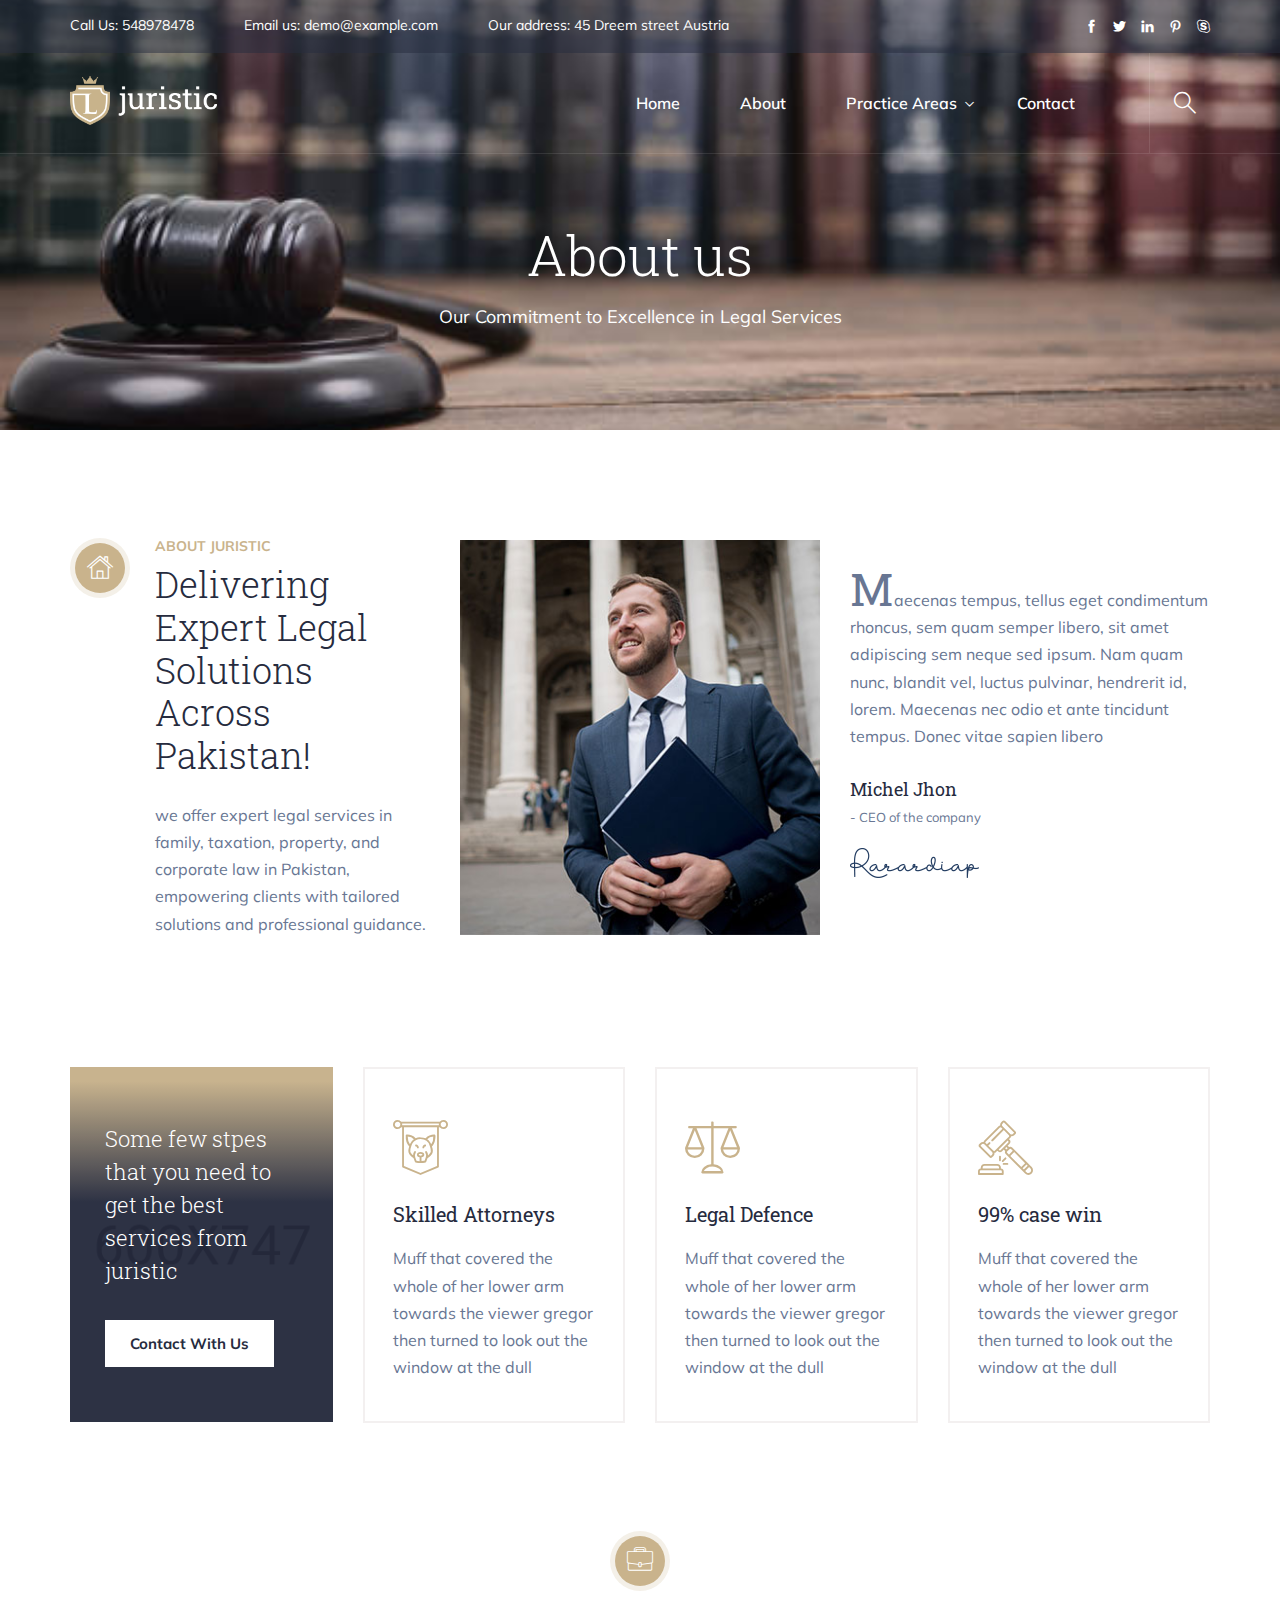
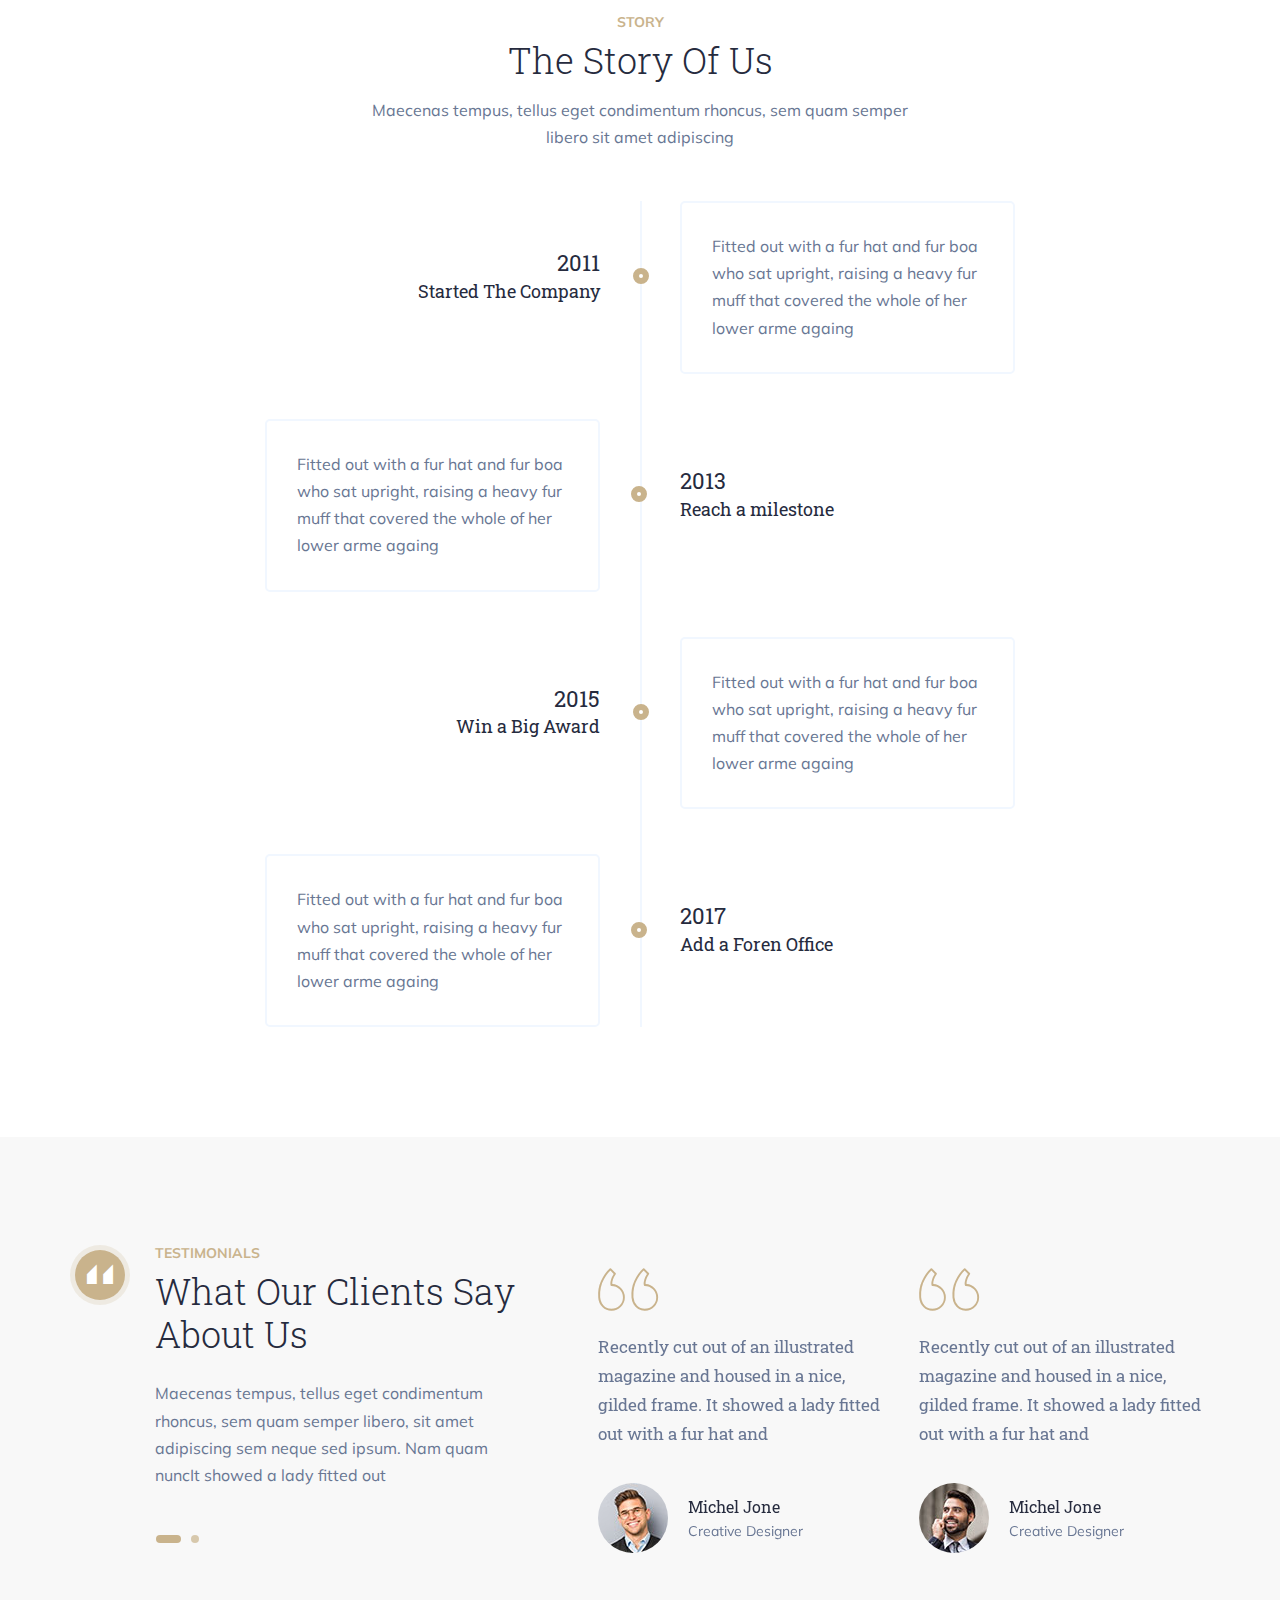
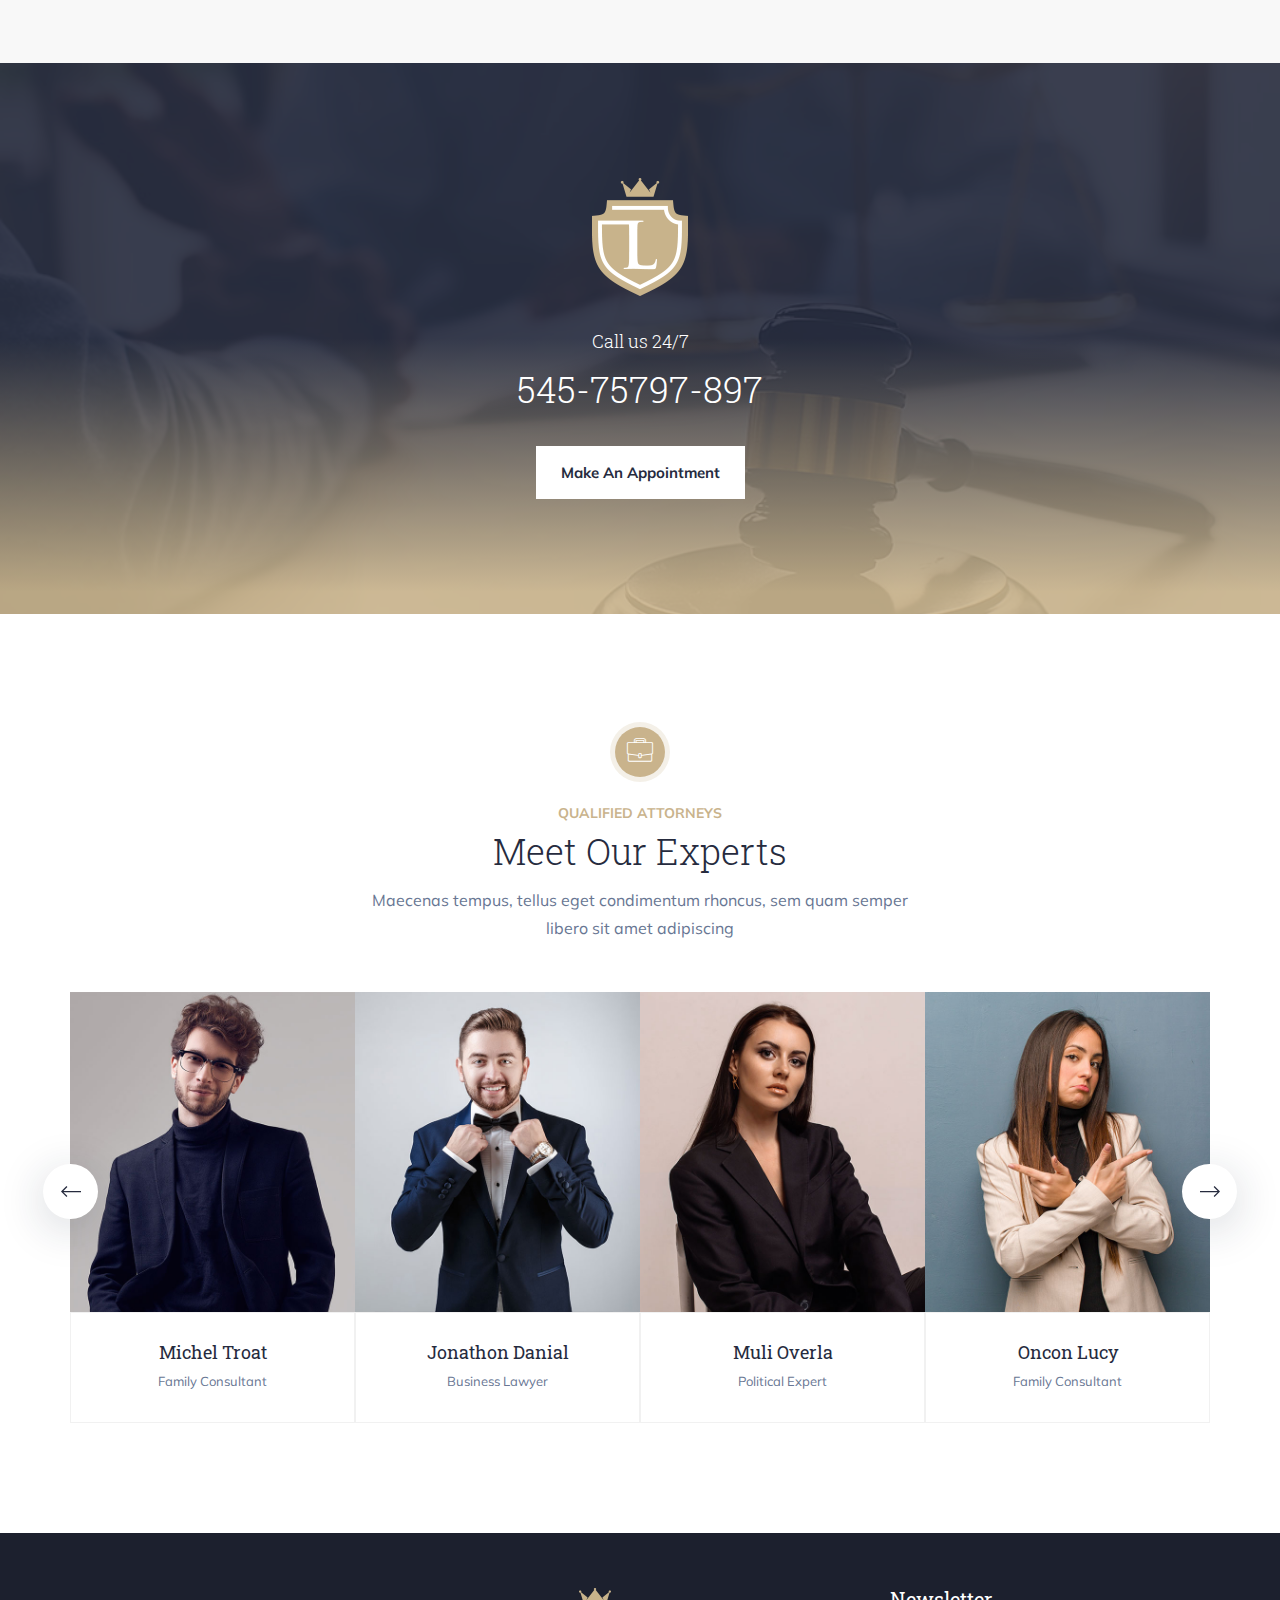
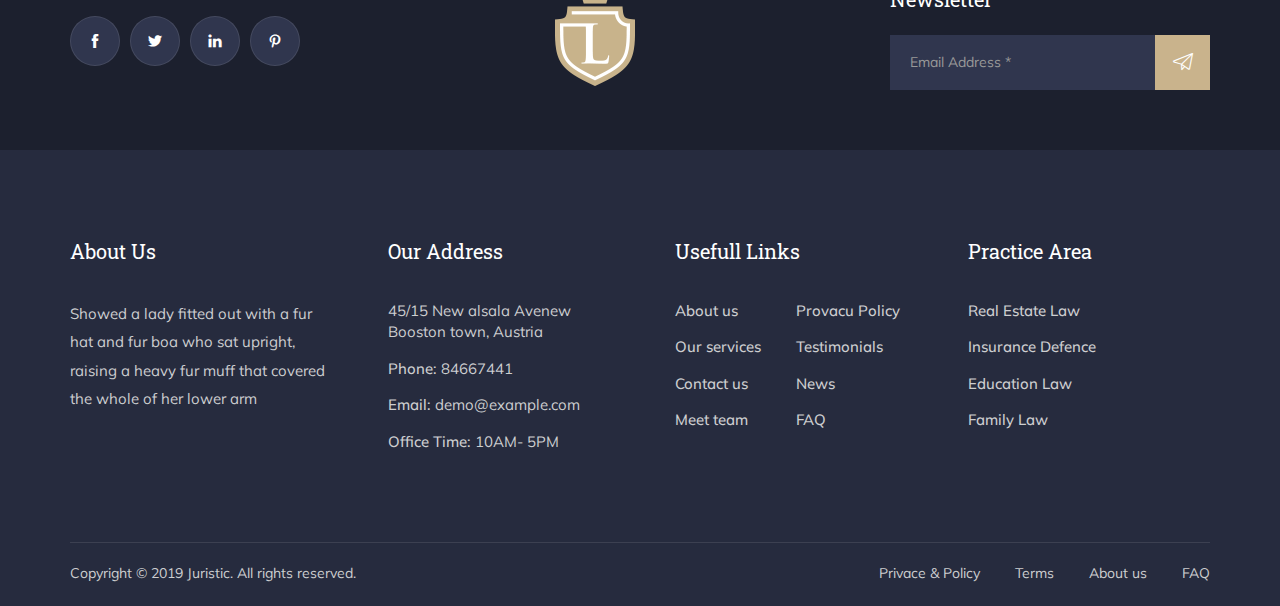
<file: about.html>
<!DOCTYPE html>
<html lang="en">

<head>
    <meta charset="utf-8">
    <meta http-equiv="X-UA-Compatible" content="IE=edge">
    <meta name="viewport" content="width=device-width, initial-scale=1">
    <meta name="author" content="irstheme">

    <title> Juristic - Lawyers and Law Firm HTML Template </title>

    <link href="assets/css/themify-icons.css" rel="stylesheet">
    <link href="assets/css/flaticon.css" rel="stylesheet">
    <link href="assets/css/bootstrap.min.css" rel="stylesheet">
    <link href="assets/css/animate.css" rel="stylesheet">
    <link href="assets/css/owl.carousel.css" rel="stylesheet">
    <link href="assets/css/owl.theme.css" rel="stylesheet">
    <link href="assets/css/slick.css" rel="stylesheet">
    <link href="assets/css/slick-theme.css" rel="stylesheet">
    <link href="assets/css/swiper.min.css" rel="stylesheet">
    <link href="assets/css/owl.transitions.css" rel="stylesheet">
    <link href="assets/css/jquery.fancybox.css" rel="stylesheet">
    <link href="assets/css/style.css" rel="stylesheet">

    <!-- HTML5 shim and Respond.js for IE8 support of HTML5 elements and media queries -->
    <!--[if lt IE 9]>
    <script src="https://oss.maxcdn.com/html5shiv/3.7.3/html5shiv.min.js"></script>
    <script src="https://oss.maxcdn.com/respond/1.4.2/respond.min.js"></script>
    <![endif]-->

</head>

<body>

    <!-- start page-wrapper -->
    <div class="page-wrapper">

        <!-- start preloader -->
        <div class="preloader">
            <div class="sk-chase">
                <div class="sk-chase-dot"></div>
                <div class="sk-chase-dot"></div>
                <div class="sk-chase-dot"></div>
                <div class="sk-chase-dot"></div>
                <div class="sk-chase-dot"></div>
                <div class="sk-chase-dot"></div>
            </div>
        </div>
        <!-- end preloader -->

        <!-- Start header -->
        <header id="header" class="site-header header-style-1">
            <div class="topbar">
                <div class="container">
                    <div class="row">
                        <div class="col col-md-10">
                            <div class="contact-info">
                                <ul class="clearfix">
                                    <li><span>Call Us:</span> 548978478</li>
                                    <li><span>Email us:</span> demo@example.com</li>
                                    <li><span>Our address:</span> 45 Dreem street Austria</li>
                                </ul>
                            </div>
                        </div>
                        <div class="col col-md-2">
                            <div class="social">
                                <ul class="clearfix">
                                    <li><a href="#"><i class="ti-facebook"></i></a></li>
                                    <li><a href="#"><i class="ti-twitter-alt"></i></a></li>
                                    <li><a href="#"><i class="ti-linkedin"></i></a></li>
                                    <li><a href="#"><i class="ti-pinterest"></i></a></li>
                                    <li><a href="#"><i class="ti-skype"></i></a></li>
                                </ul>
                            </div>
                        </div>
                    </div>
                </div>
            </div> <!-- end topbar -->

            <nav class="navigation navbar navbar-default">
                <div class="container">
                    <div class="navbar-header">
                        <button type="button" class="open-btn">
                            <span class="sr-only">Toggle navigation</span>
                            <span class="icon-bar"></span>
                            <span class="icon-bar"></span>
                            <span class="icon-bar"></span>
                        </button>
                        <a class="navbar-brand" href="index.html"><img src="assets/images/logo.png" alt></a>
                    </div>
                    <div id="navbar" class="navbar-collapse collapse navbar-right navigation-holder">
                        <button class="close-navbar"><i class="ti-close"></i></button>
                        <ul class="nav navbar-nav">
                            <li>
                                <a href="index.html">Home</a>
                            </li>
                            <li>
                                <a href="about.html">About</a>
                            </li>
                            <li class="menu-item-has-children">
                                <a href="#">Practice Areas</a>
                                <ul class="sub-menu">
                                    <li><a href="service-single.html">Business Law</a></li>
                                    <li><a href="family-law.html">Family Law</a></li>
                                    <li><a href="real-estate-law.html">Real State Law</a></li>
                                    <li><a href="education-law.html">Education Law</a></li>
                                    <li><a href="criminal-law.html">Criminal Law</a></li>
                                </ul>
                            </li>
                            <li><a href="contact.html">Contact</a></li>
                        </ul>
                    </div><!-- end of nav-collapse -->

                    <div class="cart-search-contact">
                        <div class="header-search-form-wrapper">
                            <button class="search-toggle-btn"><i class="fi flaticon-magnifying-glass"></i></button>
                            <div class="header-search-form">
                                <form>
                                    <div>
                                        <input type="text" class="form-control" placeholder="Search here...">
                                        <button type="submit"><i class="ti-search"></i></button>
                                    </div>
                                </form>
                            </div>
                        </div>
                    </div>
                </div><!-- end of container -->
            </nav>
        </header>
        <!-- end of header -->


        <!-- start page-title -->
        <section class="page-title">
            <div class="container">
                <div class="row">
                    <div class="col col-xs-12">
                        <h2>About us</h2>
                        <p>Our Commitment to Excellence in Legal Services </p>
                    </div>
                </div> <!-- end row -->
            </div> <!-- end container -->
        </section>
        <!-- end page-title -->


        <!-- start about-section -->
        <section class="about-section-s3 section-padding">
            <div class="container">
                <div class="row">
                    <div class="col col-md-4">
                        <div class="left-col">
                            <div class="section-title">
                                <div class="icon">
                                    <i class="fi flaticon-home-3"></i>
                                </div>
                                <span>About juristic</span>
                                <h2>Delivering Expert Legal Solutions Across Pakistan!</h2>
                                <p>we offer expert legal services in family, taxation, property, and corporate law in
                                    Pakistan, empowering clients with tailored solutions and professional guidance. </p>
                                <!-- <a href="" class="more-about">Read More About us <i class="fi flaticon-next-1"></i></a> -->
                            </div>
                        </div>
                    </div>
                    <div class="col col-md-4">
                        <div class="mid-col">
                            <img src="assets/images/about.jpg" alt>
                        </div>
                    </div>
                    <div class="col col-md-4">
                        <div class="right-col">
                            <p>Maecenas tempus, tellus eget condimentum rhoncus, sem quam semper libero, sit amet
                                adipiscing sem neque sed ipsum. Nam quam nunc, blandit vel, luctus pulvinar, hendrerit
                                id, lorem. Maecenas nec odio et ante tincidunt tempus. Donec vitae sapien libero</p>

                            <div class="quoter">
                                <h4>Michel Jhon</h4>
                                <span>- CEO of the company</span>
                            </div>
                            <div class="signature">
                                <img src="assets/images/signature.png" alt>
                            </div>
                        </div>
                    </div>
                </div>
            </div> <!-- end container -->
        </section>
        <!-- end about-section -->


        <!-- start feature-section -->
        <section class="feature-section section-padding">
            <div class="container">
                <div class="row">
                    <div class="col col-lg-3 col-sm-6">
                        <div class="info-col">
                            <h4>Some few stpes that you need to get the best services from juristic</h4>
                            <a href="#" class="theme-btn-s2">Contact with us</a>
                        </div>
                    </div>
                    <div class="col col-lg-3 col-sm-6">
                        <div class="feature-grid">
                            <i class="fi flaticon-standard"></i>
                            <h3>Skilled Attorneys</h3>
                            <p>Muff that covered the whole of her lower arm towards the viewer gregor then turned to
                                look out the window at the dull</p>
                        </div>
                    </div>
                    <div class="col col-lg-3 col-sm-6">
                        <div class="feature-grid">
                            <i class="fi flaticon-balance"></i>
                            <h3>Legal Defence</h3>
                            <p>Muff that covered the whole of her lower arm towards the viewer gregor then turned to
                                look out the window at the dull</p>
                        </div>
                    </div>
                    <div class="col col-lg-3 col-sm-6">
                        <div class="feature-grid">
                            <i class="fi flaticon-mace"></i>
                            <h3>99% case win</h3>
                            <p>Muff that covered the whole of her lower arm towards the viewer gregor then turned to
                                look out the window at the dull</p>
                        </div>
                    </div>
                </div>
            </div> <!-- end container -->
        </section>
        <!-- end feature-section -->


        <!-- start history-section -->
        <section class="history-section section-padding">
            <div class="container">
                <div class="row">
                    <div class="col col-lg-6 col-lg-offset-3 col-md-8 col-md-offset-2 col-sm-10 col-sm-offset-1">
                        <div class="section-title-s3">
                            <div class="icon">
                                <i class="fi flaticon-suitcase"></i>
                            </div>
                            <span>Story</span>
                            <h2>The Story of Us</h2>
                            <p>Maecenas tempus, tellus eget condimentum rhoncus, sem quam semper libero sit amet
                                adipiscing</p>
                        </div>
                    </div>
                </div>

                <div class="row">
                    <div class="col col-lg-8 col-lg-offset-2 col-md-10 col-md-offset-1">
                        <div class="history-grids">
                            <div class="grid grid-s1 clearfix">
                                <div class="time-title">
                                    <h3>2011</h3>
                                    <h4>Started The Company</h4>
                                </div>
                                <div class="details">
                                    <p>Fitted out with a fur hat and fur boa who sat upright, raising a heavy fur muff
                                        that covered the whole of her lower arme againg</p>
                                </div>
                            </div>
                            <div class="grid grid-s2 clearfix">
                                <div class="details">
                                    <p>Fitted out with a fur hat and fur boa who sat upright, raising a heavy fur muff
                                        that covered the whole of her lower arme againg</p>
                                </div>
                                <div class="time-title">
                                    <h3>2013</h3>
                                    <h4>Reach a milestone</h4>
                                </div>
                            </div>
                            <div class="grid grid-s1 clearfix">
                                <div class="time-title">
                                    <h3>2015</h3>
                                    <h4>Win a Big Award</h4>
                                </div>
                                <div class="details">
                                    <p>Fitted out with a fur hat and fur boa who sat upright, raising a heavy fur muff
                                        that covered the whole of her lower arme againg</p>
                                </div>
                            </div>
                            <div class="grid grid-s2 clearfix">
                                <div class="details">
                                    <p>Fitted out with a fur hat and fur boa who sat upright, raising a heavy fur muff
                                        that covered the whole of her lower arme againg</p>
                                </div>
                                <div class="time-title">
                                    <h3>2017</h3>
                                    <h4>Add a Foren Office</h4>
                                </div>
                            </div>
                        </div>
                    </div>
                </div>
            </div> <!-- end container -->
        </section>
        <!-- end history-section -->


        <!-- start testimonials-section -->
        <section class="testimonials-section testimonials-pg-section section-padding">
            <div class="container">
                <div class="row">
                    <div class="col col-lg-5">
                        <div class="section-title-s4">
                            <div class="icon">
                                <i class="fi flaticon-blocks-with-angled-cuts"></i>
                            </div>
                            <span>Testimonials</span>
                            <h2>What our Clients say About us</h2>
                            <p>Maecenas tempus, tellus eget condimentum rhoncus, sem quam semper libero, sit amet
                                adipiscing sem neque sed ipsum. Nam quam nuncIt showed a lady fitted out</p>
                        </div>
                    </div>
                    <div class="col col-lg-7">
                        <div class="testimonials-grids testimonials-slider">
                            <div class="grid">
                                <i class="fi flaticon-left-quote"></i>
                                <p>Recently cut out of an illustrated magazine and housed in a nice, gilded frame. It
                                    showed a lady fitted out with a fur hat and</p>
                                <div class="client-info">
                                    <div class="img-holder">
                                        <img src="assets/images/testimonials/img-1.jpg" alt>
                                    </div>
                                    <h3>Michel Jone</h3>
                                    <span>Creative Designer</span>
                                </div>
                            </div>
                            <div class="grid">
                                <i class="fi flaticon-left-quote"></i>
                                <p>Recently cut out of an illustrated magazine and housed in a nice, gilded frame. It
                                    showed a lady fitted out with a fur hat and</p>
                                <div class="client-info">
                                    <div class="img-holder">
                                        <img src="assets/images/testimonials/img-2.jpg" alt>
                                    </div>
                                    <h3>Michel Jone</h3>
                                    <span>Creative Designer</span>
                                </div>
                            </div>
                            <div class="grid">
                                <i class="fi flaticon-left-quote"></i>
                                <p>Recently cut out of an illustrated magazine and housed in a nice, gilded frame. It
                                    showed a lady fitted out with a fur hat and</p>
                                <div class="client-info">
                                    <div class="img-holder">
                                        <img src="assets/images/testimonials/img-1.jpg" alt>
                                    </div>
                                    <h3>Michel Jone</h3>
                                    <span>Creative Designer</span>
                                </div>
                            </div>
                        </div>
                    </div>
                </div>
            </div> <!-- end container -->
        </section>
        <!-- end testimonials-section -->


        <!-- start cta-section -->
        <section class="cta-section about-pg-cta-section">
            <div class="container">
                <div class="row">
                    <div class="col col-xs-12">
                        <div class="cta-conetnt">
                            <div class="cta-logo">
                                <img src="assets/images/cta-logo.png" alt>
                            </div>
                            <h5>Call us 24/7</h5>
                            <h2>545-75797-897</h2>
                            <a href="#" class="theme-btn-s3">Make An Appointment</a>
                        </div>
                    </div>
                </div>
            </div> <!-- end container -->
        </section>
        <!-- end cta-section -->


        <!-- start team-section -->
        <section class="team-section section-padding">
            <div class="container">
                <div class="row">
                    <div class="col col-lg-6 col-lg-offset-3 col-md-8 col-md-offset-2 col-sm-10 col-sm-offset-1">
                        <div class="section-title-s3">
                            <div class="icon">
                                <i class="fi flaticon-suitcase"></i>
                            </div>
                            <span>Qualified Attorneys</span>
                            <h2>Meet Our Experts</h2>
                            <p>Maecenas tempus, tellus eget condimentum rhoncus, sem quam semper libero sit amet
                                adipiscing</p>
                        </div>
                    </div>
                </div>
                <div class="row">
                    <div class="col col-xs-12">
                        <div class="team-grids team-slider">
                            <div class="grid">
                                <div class="img-holder">
                                    <img src="assets/images/team/img-1.jpg" alt>
                                </div>
                                <div class="details">
                                    <div class="social">
                                        <ul>
                                            <li><a href="#"><i class="ti-facebook"></i></a></li>
                                            <li><a href="#"><i class="ti-twitter-alt"></i></a></li>
                                            <li><a href="#"><i class="ti-linkedin"></i></a></li>
                                            <li><a href="#"><i class="ti-pinterest"></i></a></li>
                                        </ul>
                                    </div>
                                    <h3><a href="#">Michel Troat</a></h3>
                                    <p>Family Consultant</p>
                                </div>
                            </div>
                            <div class="grid">
                                <div class="img-holder">
                                    <img src="assets/images/team/img-2.jpg" alt>
                                </div>
                                <div class="details">
                                    <div class="social">
                                        <ul>
                                            <li><a href="#"><i class="ti-facebook"></i></a></li>
                                            <li><a href="#"><i class="ti-twitter-alt"></i></a></li>
                                            <li><a href="#"><i class="ti-linkedin"></i></a></li>
                                            <li><a href="#"><i class="ti-pinterest"></i></a></li>
                                        </ul>
                                    </div>
                                    <h3><a href="#">Jonathon Danial</a></h3>
                                    <p>Business Lawyer</p>
                                </div>
                            </div>
                            <div class="grid">
                                <div class="img-holder">
                                    <img src="assets/images/team/img-3.jpg" alt>
                                </div>
                                <div class="details">
                                    <div class="social">
                                        <ul>
                                            <li><a href="#"><i class="ti-facebook"></i></a></li>
                                            <li><a href="#"><i class="ti-twitter-alt"></i></a></li>
                                            <li><a href="#"><i class="ti-linkedin"></i></a></li>
                                            <li><a href="#"><i class="ti-pinterest"></i></a></li>
                                        </ul>
                                    </div>
                                    <h3><a href="#">Muli Overla</a></h3>
                                    <p>Political Expert</p>
                                </div>
                            </div>
                            <div class="grid">
                                <div class="img-holder">
                                    <img src="assets/images/team/img-4.jpg" alt>
                                </div>
                                <div class="details">
                                    <div class="social">
                                        <ul>
                                            <li><a href="#"><i class="ti-facebook"></i></a></li>
                                            <li><a href="#"><i class="ti-twitter-alt"></i></a></li>
                                            <li><a href="#"><i class="ti-linkedin"></i></a></li>
                                            <li><a href="#"><i class="ti-pinterest"></i></a></li>
                                        </ul>
                                    </div>
                                    <h3><a href="#">Oncon Lucy</a></h3>
                                    <p>Family Consultant</p>
                                </div>
                            </div>
                            <div class="grid">
                                <div class="img-holder">
                                    <img src="assets/images/team/img-1.jpg" alt>
                                </div>
                                <div class="details">
                                    <div class="social">
                                        <ul>
                                            <li><a href="#"><i class="ti-facebook"></i></a></li>
                                            <li><a href="#"><i class="ti-twitter-alt"></i></a></li>
                                            <li><a href="#"><i class="ti-linkedin"></i></a></li>
                                            <li><a href="#"><i class="ti-pinterest"></i></a></li>
                                        </ul>
                                    </div>
                                    <h3><a href="#">Michel Troat</a></h3>
                                    <p>Family Consultant</p>
                                </div>
                            </div>
                        </div>
                    </div>
                </div>
            </div> <!-- end container -->
        </section>
        <!-- end team-section -->


        <!-- start blog-section -->
        <!-- <section class="blog-section-s2 section-padding">
            <div class="container">
                <div class="row">
                    <div class="col col-lg-4">
                        <div class="section-title-s4">
                            <div class="icon">
                                <i class="fi flaticon-light-bulb"></i>
                            </div>
                            <span>Latest Blog</span>
                            <h2>Check Our Latest Tips & News</h2>
                            <p>Maecenas tempus, tellus eget condimentum rhoncus, sem quam semper libero, sit amet
                                adipiscing sem neque sed ipsum. Nam quam nuncIt showed a lady fitted</p>
                            <a href="#" class="theme-btn">More Blog Post</a>
                        </div>
                    </div>
                    <div class="col col-lg-8">
                        <div class="blog-grids clearfix">
                            <div class="grid">
                                <div class="entry-media">
                                    <img src="assets/images/blog/img-1.jpg" alt>
                                </div>
                                <div class="entry-details">
                                    <div class="cat">Adovcate, Law</div>
                                    <h3><a href="#">Provide insight into how canna businesspeople can use</a></h3>
                                    <a href="#" class="read-more">Read More</a>
                                </div>
                            </div>
                            <div class="grid">
                                <div class="entry-media">
                                    <img src="assets/images/blog/img-2.jpg" alt>
                                </div>
                                <div class="entry-details">
                                    <div class="cat">Adovcate, Law</div>
                                    <h3><a href="#">Canna Law Blog is a forum for discussing the practical</a></h3>
                                    <a href="#" class="read-more">Read More</a>
                                </div>
                            </div>
                        </div>
                    </div>
                </div>
            </div> 
        </section> -->
        <!-- end blog-section -->


        <!-- start site-footer -->
        <footer class="site-footer">
            <div class="social-newsletter-area">
                <div class="container">
                    <div class="row">
                        <div class="col col-xs-12">
                            <div class="social-newsletter-content clearfix">
                                <div class="social-area">
                                    <ul class="clearfix">
                                        <li><a href="#"><i class="ti-facebook"></i></a></li>
                                        <li><a href="#"><i class="ti-twitter-alt"></i></a></li>
                                        <li><a href="#"><i class="ti-linkedin"></i></a></li>
                                        <li><a href="#"><i class="ti-pinterest"></i></a></li>
                                    </ul>
                                </div>
                                <div class="logo-area">
                                    <img src="assets/images/footer-logo.png" alt>
                                </div>
                                <div class="newsletter-area">
                                    <div class="inner">
                                        <h3>Newsletter</h3>
                                        <form>
                                            <div class="input-1">
                                                <input type="email" class="form-control" placeholder="Email Address *"
                                                    required="">
                                            </div>
                                            <div class="submit clearfix">
                                                <button type="submit"><i class="fi flaticon-paper-plane"></i></button>
                                            </div>
                                        </form>
                                    </div>
                                </div>
                            </div>
                        </div>
                    </div>
                </div>
            </div>
            <div class="upper-footer">
                <div class="container">
                    <div class="row">
                        <div class="col col-lg-3 col-md-3 col-sm-6">
                            <div class="widget about-widget">
                                <div class="widget-title">
                                    <h3>About us</h3>
                                </div>
                                <p>Showed a lady fitted out with a fur hat and fur boa who sat upright, raising a heavy
                                    fur muff that covered the whole of her lower arm</p>
                            </div>
                        </div>
                        <div class="col col-lg-3 col-md-3 col-sm-6">
                            <div class="widget contact-widget service-link-widget">
                                <div class="widget-title">
                                    <h3>Our Address</h3>
                                </div>
                                <ul>
                                    <li>45/15 New alsala Avenew Booston town, Austria</li>
                                    <li><span>Phone:</span> 84667441</li>
                                    <li><span>Email:</span> demo@example.com</li>
                                    <li><span>Office Time:</span> 10AM- 5PM</li>
                                </ul>
                            </div>
                        </div>
                        <div class="col col-lg-3 col-md-3 col-sm-6">
                            <div class="widget link-widget">
                                <div class="widget-title">
                                    <h3>Usefull Links</h3>
                                </div>
                                <ul>
                                    <li><a href="#">About us</a></li>
                                    <li><a href="#">Our services</a></li>
                                    <li><a href="#">Contact us</a></li>
                                    <li><a href="#">Meet team</a></li>
                                </ul>
                                <ul>
                                    <li><a href="#">Provacu Policy</a></li>
                                    <li><a href="#">Testimonials</a></li>
                                    <li><a href="#">News</a></li>
                                    <li><a href="#">FAQ</a></li>
                                </ul>
                            </div>
                        </div>
                        <div class="col col-lg-3 col-md-3 col-sm-6">
                            <div class="widget link-widget line-widget-2">
                                <div class="widget-title">
                                    <h3>Practice Area</h3>
                                </div>
                                <ul>
                                    <li><a href="#">Real Estate Law</a></li>
                                    <li><a href="#">Insurance Defence</a></li>
                                    <li><a href="#">Education Law</a></li>
                                    <li><a href="#">Family Law</a></li>
                                </ul>
                            </div>
                        </div>
                    </div>
                </div> <!-- end container -->
            </div>
            <div class="lower-footer">
                <div class="container">
                    <div class="row">
                        <div class="separator"></div>
                        <div class="col col-xs-12">
                            <p class="copyright">Copyright &copy; 2019 Juristic. All rights reserved.</p>
                            <div class="extra-link">
                                <ul>
                                    <li><a href="#">Privace & Policy</a></li>
                                    <li><a href="#">Terms</a></li>
                                    <li><a href="#">About us</a></li>
                                    <li><a href="#">FAQ</a></li>
                                </ul>
                            </div>
                        </div>
                    </div>
                </div>
            </div>
        </footer>
        <!-- end site-footer -->



    </div>
    <!-- end of page-wrapper -->



    <!-- All JavaScript files
    ================================================== -->
    <script src="assets/js/jquery.min.js"></script>
    <script src="assets/js/bootstrap.min.js"></script>

    <!-- Plugins for this template -->
    <script src="assets/js/jquery-plugin-collection.js"></script>

    <!-- Custom script for this template -->
    <script src="assets/js/script.js"></script>
</body>

</html>
</file>
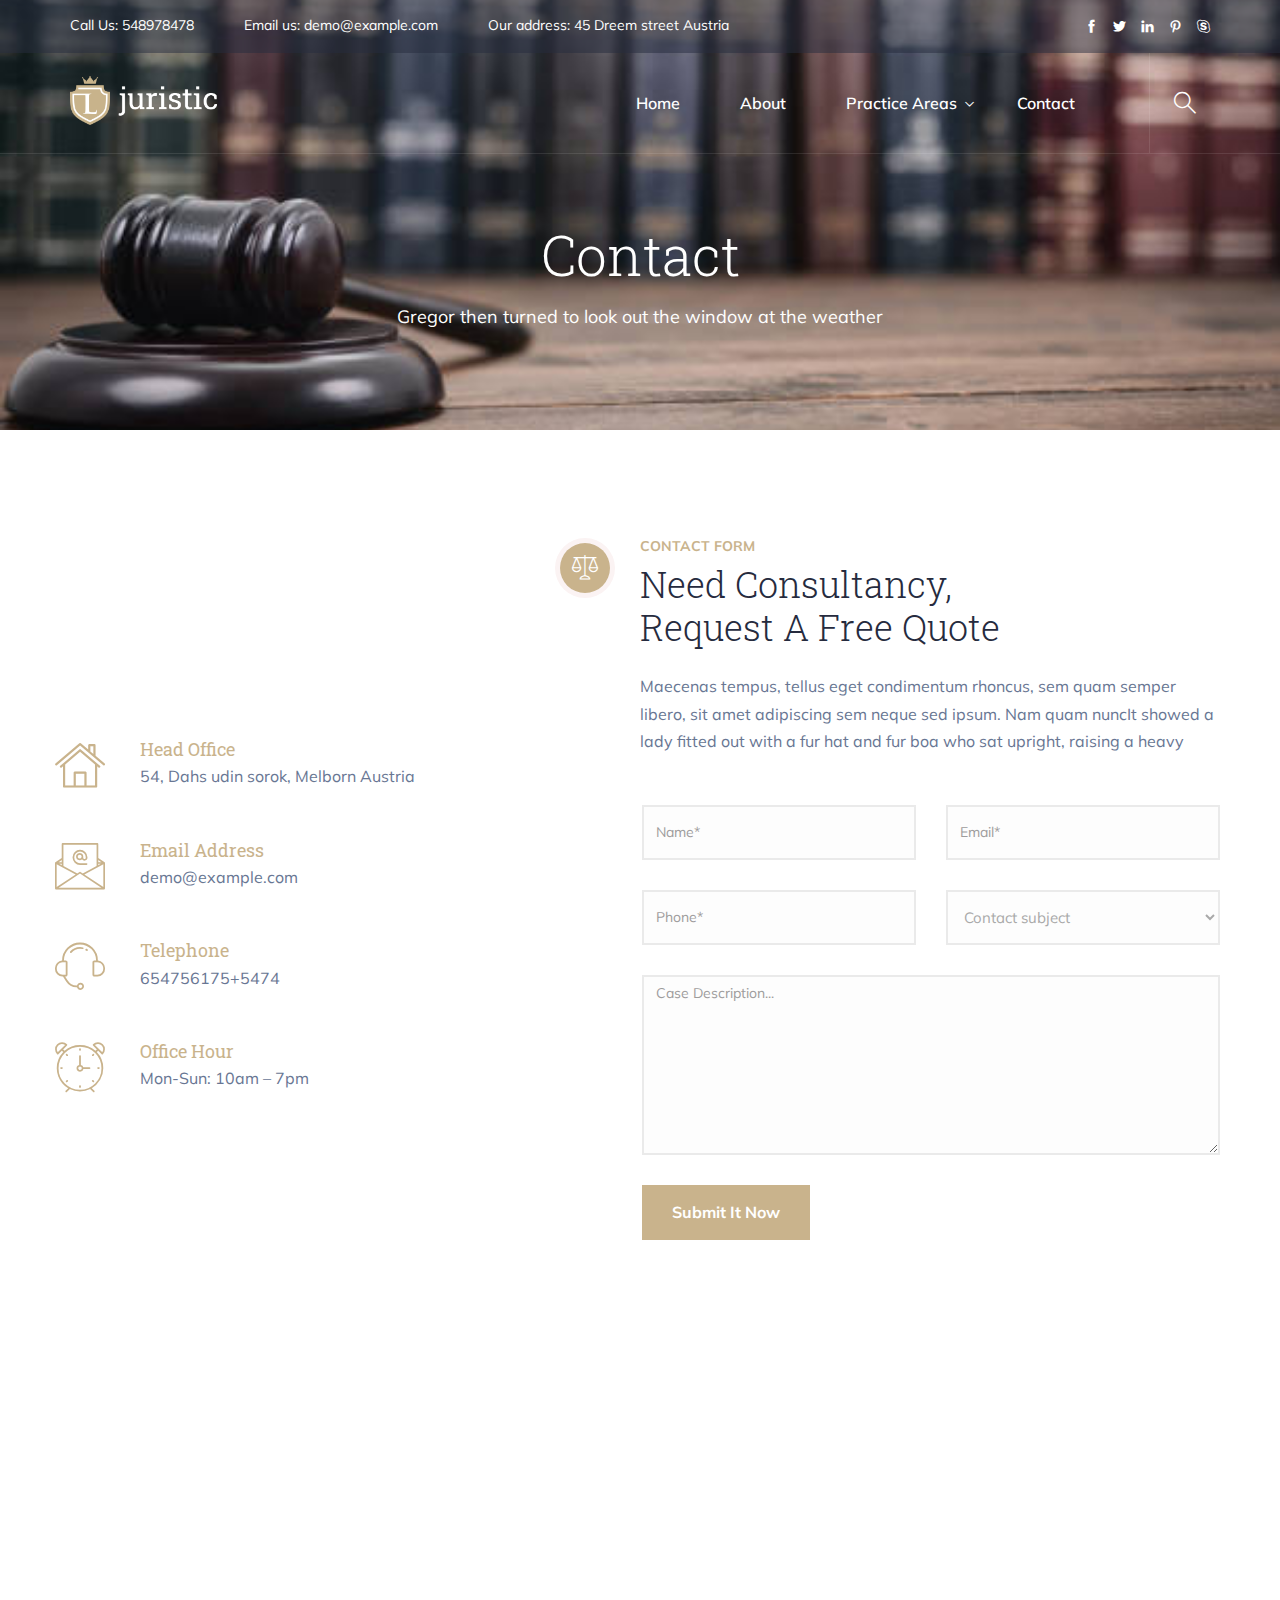
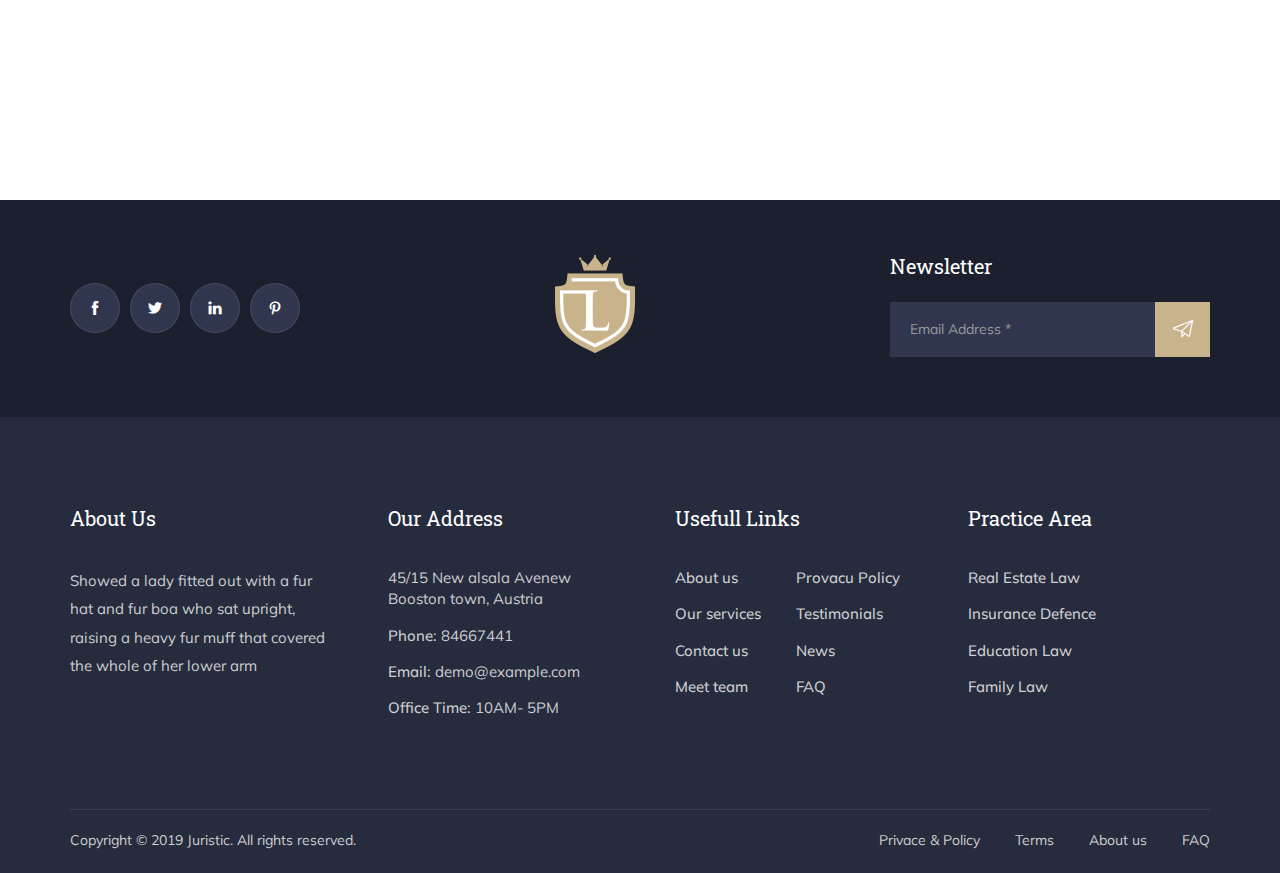
<file: contact.html>
<!DOCTYPE html>
<html lang="en">

<head>
    <meta charset="utf-8">
    <meta http-equiv="X-UA-Compatible" content="IE=edge">
    <meta name="viewport" content="width=device-width, initial-scale=1">
    <meta name="author" content="irstheme">

    <title> Juristic - Lawyers and Law Firm HTML Template </title>

    <link href="assets/css/themify-icons.css" rel="stylesheet">
    <link href="assets/css/flaticon.css" rel="stylesheet">
    <link href="assets/css/bootstrap.min.css" rel="stylesheet">
    <link href="assets/css/animate.css" rel="stylesheet">
    <link href="assets/css/owl.carousel.css" rel="stylesheet">
    <link href="assets/css/owl.theme.css" rel="stylesheet">
    <link href="assets/css/slick.css" rel="stylesheet">
    <link href="assets/css/slick-theme.css" rel="stylesheet">
    <link href="assets/css/swiper.min.css" rel="stylesheet">
    <link href="assets/css/owl.transitions.css" rel="stylesheet">
    <link href="assets/css/jquery.fancybox.css" rel="stylesheet">
    <link href="assets/css/style.css" rel="stylesheet">

    <!-- HTML5 shim and Respond.js for IE8 support of HTML5 elements and media queries -->
    <!--[if lt IE 9]>
    <script src="https://oss.maxcdn.com/html5shiv/3.7.3/html5shiv.min.js"></script>
    <script src="https://oss.maxcdn.com/respond/1.4.2/respond.min.js"></script>
    <![endif]-->

</head>

<body>

    <!-- start page-wrapper -->
    <div class="page-wrapper">

        <!-- start preloader -->
        <div class="preloader">
            <div class="sk-chase">
                <div class="sk-chase-dot"></div>
                <div class="sk-chase-dot"></div>
                <div class="sk-chase-dot"></div>
                <div class="sk-chase-dot"></div>
                <div class="sk-chase-dot"></div>
                <div class="sk-chase-dot"></div>
            </div>
        </div>
        <!-- end preloader -->

        <!-- Start header -->
        <header id="header" class="site-header header-style-1">
            <div class="topbar">
                <div class="container">
                    <div class="row">
                        <div class="col col-md-10">
                            <div class="contact-info">
                                <ul class="clearfix">
                                    <li><span>Call Us:</span> 548978478</li>
                                    <li><span>Email us:</span> demo@example.com</li>
                                    <li><span>Our address:</span> 45 Dreem street Austria</li>
                                </ul>
                            </div>
                        </div>
                        <div class="col col-md-2">
                            <div class="social">
                                <ul class="clearfix">
                                    <li><a href="#"><i class="ti-facebook"></i></a></li>
                                    <li><a href="#"><i class="ti-twitter-alt"></i></a></li>
                                    <li><a href="#"><i class="ti-linkedin"></i></a></li>
                                    <li><a href="#"><i class="ti-pinterest"></i></a></li>
                                    <li><a href="#"><i class="ti-skype"></i></a></li>
                                </ul>
                            </div>
                        </div>
                    </div>
                </div>
            </div> <!-- end topbar -->

            <nav class="navigation navbar navbar-default">
                <div class="container">
                    <div class="navbar-header">
                        <button type="button" class="open-btn">
                            <span class="sr-only">Toggle navigation</span>
                            <span class="icon-bar"></span>
                            <span class="icon-bar"></span>
                            <span class="icon-bar"></span>
                        </button>
                        <a class="navbar-brand" href="index.html"><img src="assets/images/logo.png" alt></a>
                    </div>
                    <div id="navbar" class="navbar-collapse collapse navbar-right navigation-holder">
                        <button class="close-navbar"><i class="ti-close"></i></button>
                        <ul class="nav navbar-nav">
                            <li>
                                <a href="index.html">Home</a>
                            </li>
                            <li>
                                <a href="about.html">About</a>
                            </li>
                            <li class="menu-item-has-children">
                                <a href="#">Practice Areas</a>
                                <ul class="sub-menu">
                                    <li><a href="service-single.html">Business Law</a></li>
                                    <li><a href="family-law.html">Family Law</a></li>
                                    <li><a href="real-estate-law.html">Real State Law</a></li>
                                    <li><a href="education-law.html">Education Law</a></li>
                                    <li><a href="criminal-law.html">Criminal Law</a></li>
                                </ul>
                            </li>
                            <li><a href="contact.html">Contact</a></li>
                        </ul>
                    </div><!-- end of nav-collapse -->

                    <div class="cart-search-contact">
                        <div class="header-search-form-wrapper">
                            <button class="search-toggle-btn"><i class="fi flaticon-magnifying-glass"></i></button>
                            <div class="header-search-form">
                                <form>
                                    <div>
                                        <input type="text" class="form-control" placeholder="Search here...">
                                        <button type="submit"><i class="ti-search"></i></button>
                                    </div>
                                </form>
                            </div>
                        </div>
                    </div>
                </div><!-- end of container -->
            </nav>
        </header>
        <!-- end of header -->


        <!-- start page-title -->
        <section class="page-title">
            <div class="container">
                <div class="row">
                    <div class="col col-xs-12">
                        <h2>Contact</h2>
                        <p>Gregor then turned to look out the window at the weather</p>
                    </div>
                </div> <!-- end row -->
            </div> <!-- end container -->
        </section>
        <!-- end page-title -->


        <!-- start contact-section-s3 -->
        <section class="contact-section-s3 contact-pg-section">
            <div class="content-area clearfix">
                <div class="contact-info-col">
                    <div class="contact-info">
                        <ul>
                            <li>
                                <i class="fi flaticon-home-3"></i>
                                <h4>Head Office</h4>
                                <p>54, Dahs udin sorok, Melborn Austria</p>
                            </li>
                            <li>
                                <i class="fi flaticon-email"></i>
                                <h4>Email Address</h4>
                                <p>demo@example.com</p>
                            </li>
                            <li>
                                <i class="fi flaticon-support"></i>
                                <h4>Telephone</h4>
                                <p>654756175+5474</p>
                            </li>
                            <li>
                                <i class="fi flaticon-clock"></i>
                                <h4>Office Hour</h4>
                                <p>Mon-Sun: 10am – 7pm</p>
                            </li>
                        </ul>
                    </div>
                </div>
                <div class="contact-form-col">
                    <div class="section-title-s2">
                        <div class="icon">
                            <i class="fi flaticon-balance"></i>
                        </div>
                        <span>Contact form</span>
                        <h2>Need Consultancy, <br>Request A Free Quote</h2>
                        <p>Maecenas tempus, tellus eget condimentum rhoncus, sem quam semper libero, sit amet adipiscing
                            sem neque sed ipsum. Nam quam nuncIt showed a lady fitted out with a fur hat and fur boa who
                            sat upright, raising a heavy</p>
                    </div>

                    <div class="contact-form">
                        <form method="post" class="contact-validation-active" id="contact-form-main">
                            <div>
                                <input type="text" class="form-control" name="name" id="name" placeholder="Name*">
                            </div>
                            <div>
                                <input type="email" class="form-control" name="email" id="email" placeholder="Email*">
                            </div>
                            <div>
                                <input type="text" class="form-control" name="phone" id="phone" placeholder="Phone*">
                            </div>
                            <div>
                                <select name="subject" class="form-control">
                                    <option disabled="disabled" selected>Contact subject</option>
                                    <option>Subject 1</option>
                                    <option>Subject 2</option>
                                    <option>Subject 3</option>
                                </select>
                            </div>
                            <div class="fullwidth">
                                <textarea class="form-control" name="note" id="note"
                                    placeholder="Case Description..."></textarea>
                            </div>
                            <div class="submit-area">
                                <button type="submit" class="theme-btn">Submit It Now</button>
                                <div id="loader">
                                    <i class="ti-reload"></i>
                                </div>
                            </div>
                            <div class="clearfix error-handling-messages">
                                <div id="success">Thank you</div>
                                <div id="error"> Error occurred while sending email. Please try again later. </div>
                            </div>
                        </form>
                    </div>
                </div>
            </div> <!-- end content-area -->
        </section>
        <!-- end contact-section-s3 -->


        <!--  start contact-map -->
        <section class="contact-map-section">
            <h2 class="hidden">Contact map</h2>
            <div class="contact-map">
                <iframe
                    src="https://www.google.com/maps/embed?pb=!1m18!1m12!1m3!1d193595.9147703055!2d-74.11976314309273!3d40.69740344223377!2m3!1f0!2f0!3f0!3m2!1i1024!2i768!4f13.1!3m3!1m2!1s0x89c24fa5d33f083b%3A0xc80b8f06e177fe62!2sNew+York%2C+NY%2C+USA!5e0!3m2!1sen!2sbd!4v1547528325671"
                    allowfullscreen></iframe>
            </div>
        </section>
        <!-- end contact-map -->



        <!-- start site-footer -->
        <footer class="site-footer">
            <div class="social-newsletter-area">
                <div class="container">
                    <div class="row">
                        <div class="col col-xs-12">
                            <div class="social-newsletter-content clearfix">
                                <div class="social-area">
                                    <ul class="clearfix">
                                        <li><a href="#"><i class="ti-facebook"></i></a></li>
                                        <li><a href="#"><i class="ti-twitter-alt"></i></a></li>
                                        <li><a href="#"><i class="ti-linkedin"></i></a></li>
                                        <li><a href="#"><i class="ti-pinterest"></i></a></li>
                                    </ul>
                                </div>
                                <div class="logo-area">
                                    <img src="assets/images/footer-logo.png" alt>
                                </div>
                                <div class="newsletter-area">
                                    <div class="inner">
                                        <h3>Newsletter</h3>
                                        <form>
                                            <div class="input-1">
                                                <input type="email" class="form-control" placeholder="Email Address *"
                                                    required="">
                                            </div>
                                            <div class="submit clearfix">
                                                <button type="submit"><i class="fi flaticon-paper-plane"></i></button>
                                            </div>
                                        </form>
                                    </div>
                                </div>
                            </div>
                        </div>
                    </div>
                </div>
            </div>
            <div class="upper-footer">
                <div class="container">
                    <div class="row">
                        <div class="col col-lg-3 col-md-3 col-sm-6">
                            <div class="widget about-widget">
                                <div class="widget-title">
                                    <h3>About us</h3>
                                </div>
                                <p>Showed a lady fitted out with a fur hat and fur boa who sat upright, raising a heavy
                                    fur muff that covered the whole of her lower arm</p>
                            </div>
                        </div>
                        <div class="col col-lg-3 col-md-3 col-sm-6">
                            <div class="widget contact-widget service-link-widget">
                                <div class="widget-title">
                                    <h3>Our Address</h3>
                                </div>
                                <ul>
                                    <li>45/15 New alsala Avenew Booston town, Austria</li>
                                    <li><span>Phone:</span> 84667441</li>
                                    <li><span>Email:</span> demo@example.com</li>
                                    <li><span>Office Time:</span> 10AM- 5PM</li>
                                </ul>
                            </div>
                        </div>
                        <div class="col col-lg-3 col-md-3 col-sm-6">
                            <div class="widget link-widget">
                                <div class="widget-title">
                                    <h3>Usefull Links</h3>
                                </div>
                                <ul>
                                    <li><a href="#">About us</a></li>
                                    <li><a href="#">Our services</a></li>
                                    <li><a href="#">Contact us</a></li>
                                    <li><a href="#">Meet team</a></li>
                                </ul>
                                <ul>
                                    <li><a href="#">Provacu Policy</a></li>
                                    <li><a href="#">Testimonials</a></li>
                                    <li><a href="#">News</a></li>
                                    <li><a href="#">FAQ</a></li>
                                </ul>
                            </div>
                        </div>
                        <div class="col col-lg-3 col-md-3 col-sm-6">
                            <div class="widget link-widget line-widget-2">
                                <div class="widget-title">
                                    <h3>Practice Area</h3>
                                </div>
                                <ul>
                                    <li><a href="#">Real Estate Law</a></li>
                                    <li><a href="#">Insurance Defence</a></li>
                                    <li><a href="#">Education Law</a></li>
                                    <li><a href="#">Family Law</a></li>
                                </ul>
                            </div>
                        </div>
                    </div>
                </div> <!-- end container -->
            </div>
            <div class="lower-footer">
                <div class="container">
                    <div class="row">
                        <div class="separator"></div>
                        <div class="col col-xs-12">
                            <p class="copyright">Copyright &copy; 2019 Juristic. All rights reserved.</p>
                            <div class="extra-link">
                                <ul>
                                    <li><a href="#">Privace & Policy</a></li>
                                    <li><a href="#">Terms</a></li>
                                    <li><a href="#">About us</a></li>
                                    <li><a href="#">FAQ</a></li>
                                </ul>
                            </div>
                        </div>
                    </div>
                </div>
            </div>
        </footer>
        <!-- end site-footer -->
    </div>
    <!-- end of page-wrapper -->



    <!-- All JavaScript files
    ================================================== -->
    <script src="assets/js/jquery.min.js"></script>
    <script src="assets/js/bootstrap.min.js"></script>

    <!-- Plugins for this template -->
    <script src="assets/js/jquery-plugin-collection.js"></script>

    <!-- Custom script for this template -->
    <script src="assets/js/script.js"></script>
</body>

</html>
</file>
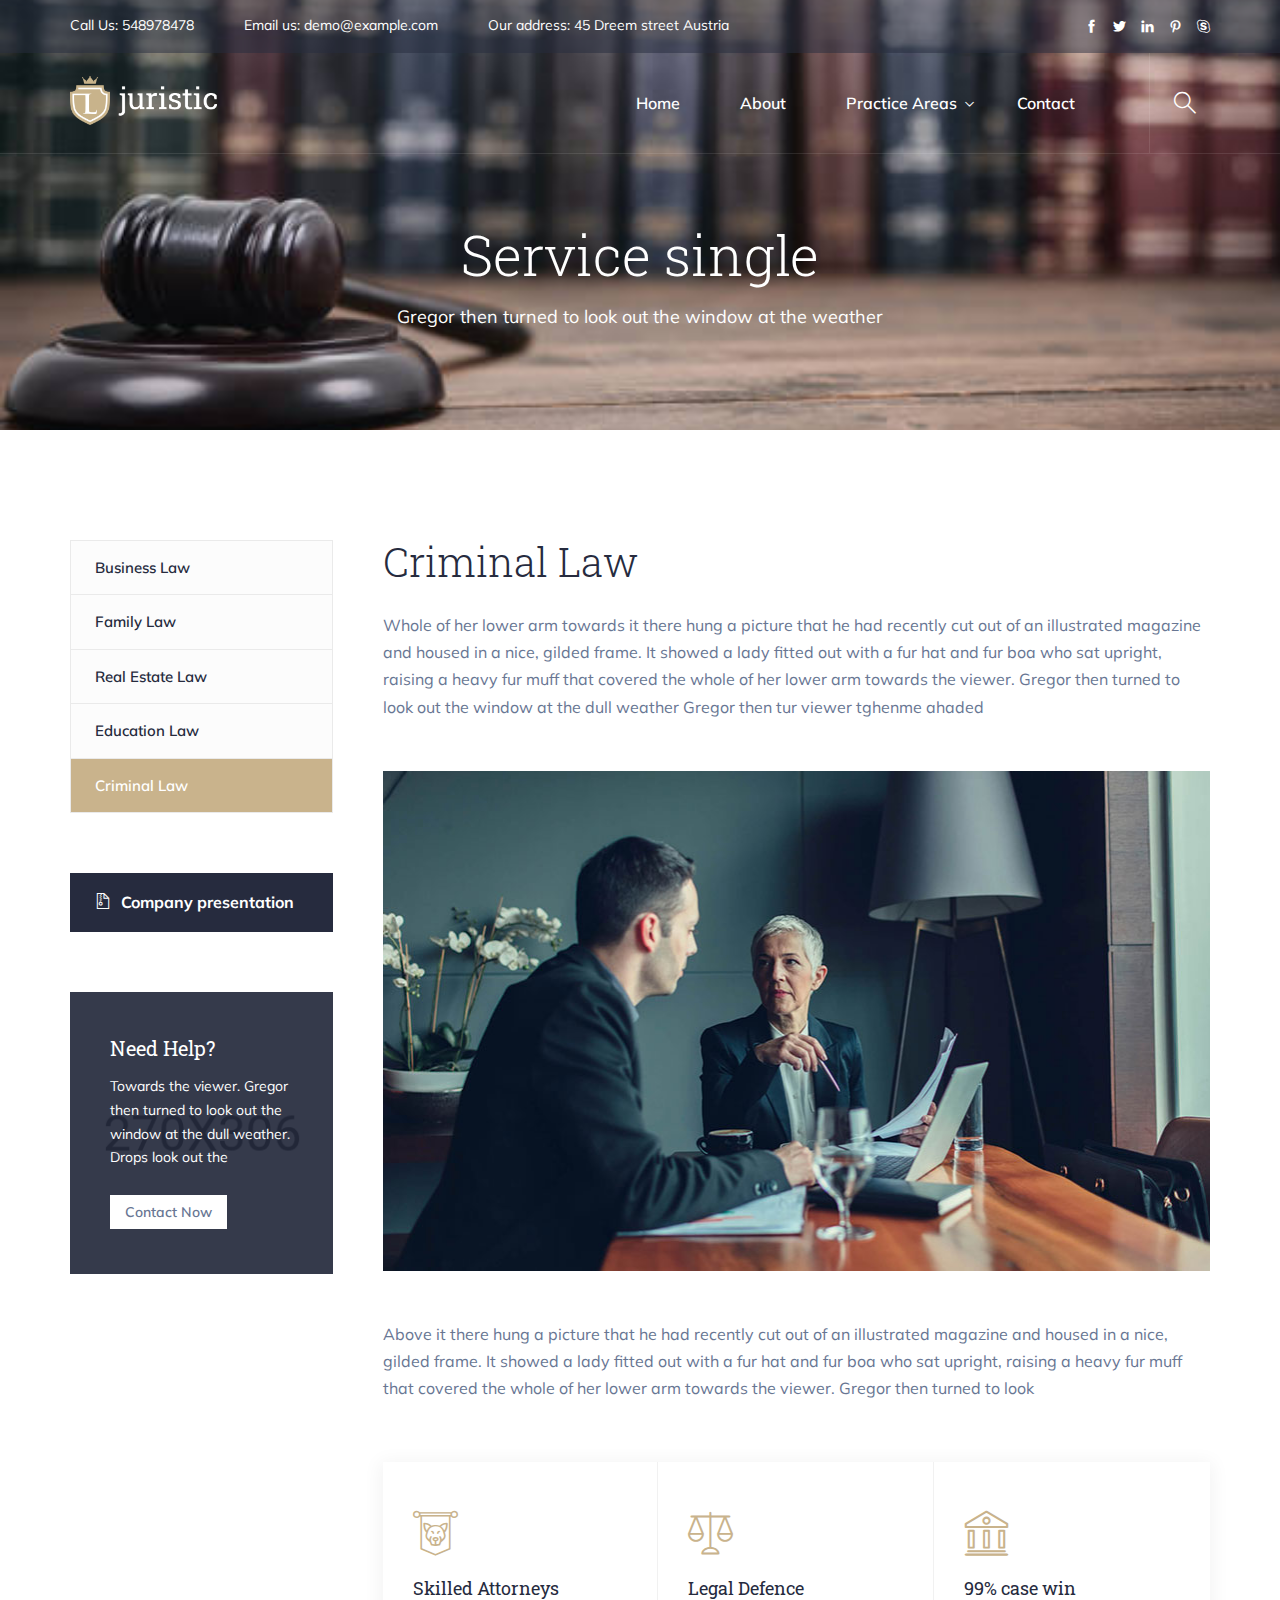
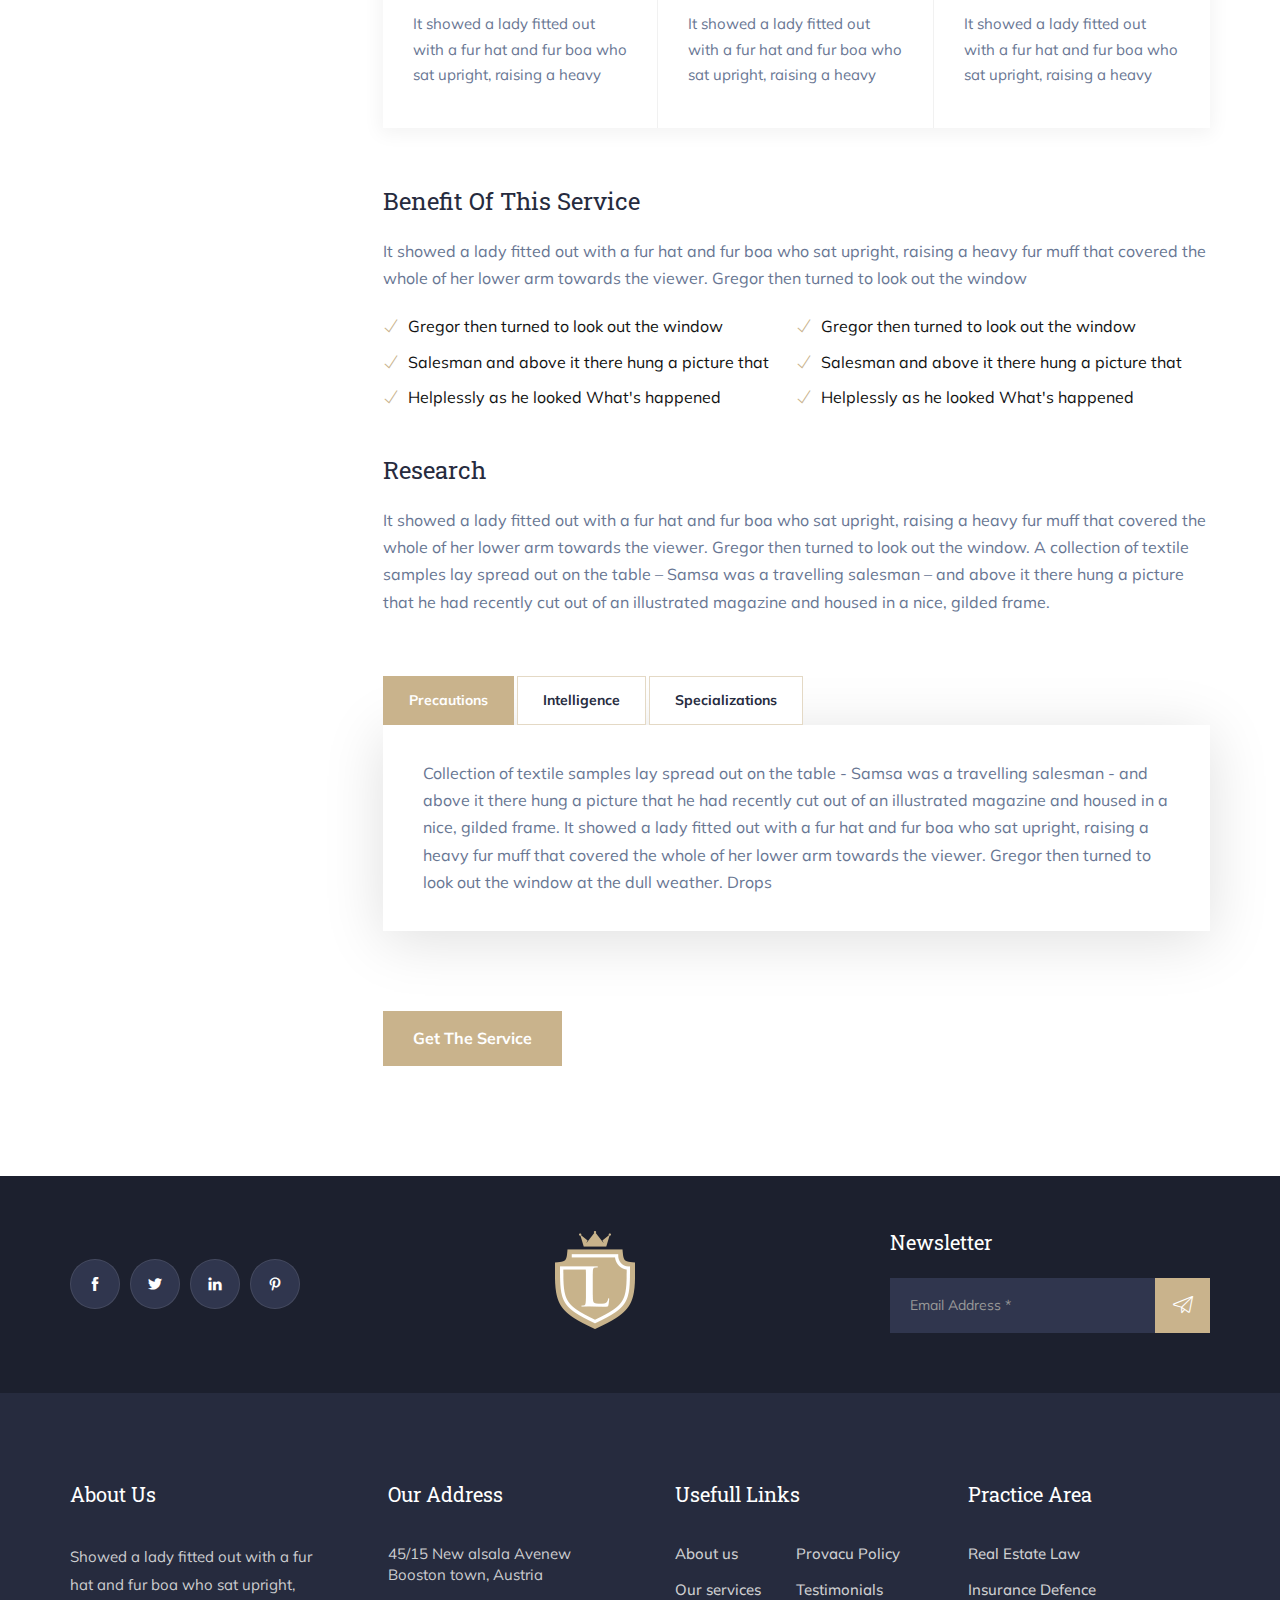
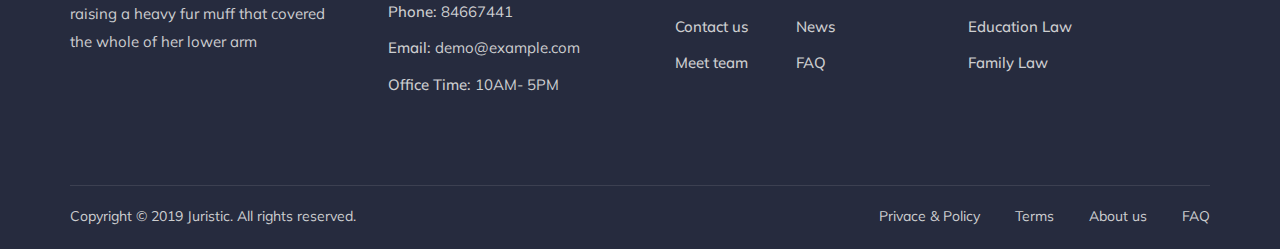
<file: criminal-law.html>
<!DOCTYPE html>
<html lang="en">

<head>
    <meta charset="utf-8">
    <meta http-equiv="X-UA-Compatible" content="IE=edge">
    <meta name="viewport" content="width=device-width, initial-scale=1">
    <meta name="author" content="irstheme">

    <title> Juristic - Lawyers and Law Firm HTML Template </title>

    <link href="assets/css/themify-icons.css" rel="stylesheet">
    <link href="assets/css/flaticon.css" rel="stylesheet">
    <link href="assets/css/bootstrap.min.css" rel="stylesheet">
    <link href="assets/css/animate.css" rel="stylesheet">
    <link href="assets/css/owl.carousel.css" rel="stylesheet">
    <link href="assets/css/owl.theme.css" rel="stylesheet">
    <link href="assets/css/slick.css" rel="stylesheet">
    <link href="assets/css/slick-theme.css" rel="stylesheet">
    <link href="assets/css/swiper.min.css" rel="stylesheet">
    <link href="assets/css/owl.transitions.css" rel="stylesheet">
    <link href="assets/css/jquery.fancybox.css" rel="stylesheet">
    <link href="assets/css/style.css" rel="stylesheet">

    <!-- HTML5 shim and Respond.js for IE8 support of HTML5 elements and media queries -->
    <!--[if lt IE 9]>
    <script src="https://oss.maxcdn.com/html5shiv/3.7.3/html5shiv.min.js"></script>
    <script src="https://oss.maxcdn.com/respond/1.4.2/respond.min.js"></script>
    <![endif]-->

</head>

<body>

    <!-- start page-wrapper -->
    <div class="page-wrapper">

        <!-- start preloader -->
        <div class="preloader">
            <div class="sk-chase">
                <div class="sk-chase-dot"></div>
                <div class="sk-chase-dot"></div>
                <div class="sk-chase-dot"></div>
                <div class="sk-chase-dot"></div>
                <div class="sk-chase-dot"></div>
                <div class="sk-chase-dot"></div>
            </div>
        </div>
        <!-- end preloader -->

        <!-- Start header -->
        <header id="header" class="site-header header-style-1">
            <div class="topbar">
                <div class="container">
                    <div class="row">
                        <div class="col col-md-10">
                            <div class="contact-info">
                                <ul class="clearfix">
                                    <li><span>Call Us:</span> 548978478</li>
                                    <li><span>Email us:</span> demo@example.com</li>
                                    <li><span>Our address:</span> 45 Dreem street Austria</li>
                                </ul>
                            </div>
                        </div>
                        <div class="col col-md-2">
                            <div class="social">
                                <ul class="clearfix">
                                    <li><a href="#"><i class="ti-facebook"></i></a></li>
                                    <li><a href="#"><i class="ti-twitter-alt"></i></a></li>
                                    <li><a href="#"><i class="ti-linkedin"></i></a></li>
                                    <li><a href="#"><i class="ti-pinterest"></i></a></li>
                                    <li><a href="#"><i class="ti-skype"></i></a></li>
                                </ul>
                            </div>
                        </div>
                    </div>
                </div>
            </div> <!-- end topbar -->

            <nav class="navigation navbar navbar-default">
                <div class="container">
                    <div class="navbar-header">
                        <button type="button" class="open-btn">
                            <span class="sr-only">Toggle navigation</span>
                            <span class="icon-bar"></span>
                            <span class="icon-bar"></span>
                            <span class="icon-bar"></span>
                        </button>
                        <a class="navbar-brand" href="index.html"><img src="assets/images/logo.png" alt></a>
                    </div>
                    <div id="navbar" class="navbar-collapse collapse navbar-right navigation-holder">
                        <button class="close-navbar"><i class="ti-close"></i></button>
                        <ul class="nav navbar-nav">
                            <li>
                                <a href="index.html">Home</a>
                            </li>
                            <li>
                                <a href="about.html">About</a>
                            </li>
                            <li class="menu-item-has-children">
                                <a href="#">Practice Areas</a>
                                <ul class="sub-menu">
                                    <li><a href="service-single.html">Business Law</a></li>
                                    <li><a href="family-law.html">Family Law</a></li>
                                    <li><a href="real-estate-law.html">Real State Law</a></li>
                                    <li><a href="education-law.html">Education Law</a></li>
                                    <li><a href="criminal-law.html">Criminal Law</a></li>
                                </ul>
                            </li>
                            <li><a href="contact.html">Contact</a></li>
                        </ul>
                    </div><!-- end of nav-collapse -->

                    <div class="cart-search-contact">
                        <div class="header-search-form-wrapper">
                            <button class="search-toggle-btn"><i class="fi flaticon-magnifying-glass"></i></button>
                            <div class="header-search-form">
                                <form>
                                    <div>
                                        <input type="text" class="form-control" placeholder="Search here...">
                                        <button type="submit"><i class="ti-search"></i></button>
                                    </div>
                                </form>
                            </div>
                        </div>
                    </div>
                </div><!-- end of container -->
            </nav>
        </header>
        <!-- end of header -->


        <!-- start page-title -->
        <section class="page-title">
            <div class="container">
                <div class="row">
                    <div class="col col-xs-12">
                        <h2>Service single</h2>
                        <p>Gregor then turned to look out the window at the weather</p>
                    </div>
                </div> <!-- end row -->
            </div> <!-- end container -->
        </section>
        <!-- end page-title -->


        <!-- start service-single-section -->
        <section class="service-single-section section-padding">
            <div class="container">
                <div class="row">
                    <div class="col col-md-9 col-md-push-3">
                        <div class="service-single-content">
                            <h2>Criminal law</h2>
                            <p>Whole of her lower arm towards it there hung a picture that he had recently cut out of an
                                illustrated magazine and housed in a nice, gilded frame. It showed a lady fitted out
                                with a fur hat and fur boa who sat upright, raising a heavy fur muff that covered the
                                whole of her lower arm towards the viewer. Gregor then turned to look out the window at
                                the dull weather Gregor then tur viewer tghenme ahaded</p>
                            <div class="service-pic">
                                <img src="assets/images/service-single/img-5.jpg" alt>
                            </div>
                            <p>Above it there hung a picture that he had recently cut out of an illustrated magazine and
                                housed in a nice, gilded frame. It showed a lady fitted out with a fur hat and fur boa
                                who sat upright, raising a heavy fur muff that covered the whole of her lower arm
                                towards the viewer. Gregor then turned to look</p>

                            <div class="service-features-grids clearfix">
                                <div class="grid">
                                    <i class="fi flaticon-standard"></i>
                                    <h4>Skilled Attorneys</h4>
                                    <p>It showed a lady fitted out with a fur hat and fur boa who sat upright, raising a
                                        heavy</p>
                                </div>
                                <div class="grid">
                                    <i class="fi flaticon-balance"></i>
                                    <h4>Legal Defence</h4>
                                    <p>It showed a lady fitted out with a fur hat and fur boa who sat upright, raising a
                                        heavy</p>
                                </div>
                                <div class="grid">
                                    <i class="fi flaticon-courthouse-1"></i>
                                    <h4>99% case win</h4>
                                    <p>It showed a lady fitted out with a fur hat and fur boa who sat upright, raising a
                                        heavy</p>
                                </div>
                            </div>

                            <h3>Benefit of this Service</h3>
                            <p>It showed a lady fitted out with a fur hat and fur boa who sat upright, raising a heavy
                                fur muff that covered the whole of her lower arm towards the viewer. Gregor then turned
                                to look out the window</p>
                            <div class="service-features">
                                <ul>
                                    <li><i class="ti-check"></i>Gregor then turned to look out the window</li>
                                    <li><i class="ti-check"></i>Salesman and above it there hung a picture that</li>
                                    <li><i class="ti-check"></i>Helplessly as he looked What's happened</li>
                                </ul>
                                <ul>
                                    <li><i class="ti-check"></i>Gregor then turned to look out the window</li>
                                    <li><i class="ti-check"></i>Salesman and above it there hung a picture that</li>
                                    <li><i class="ti-check"></i>Helplessly as he looked What's happened</li>
                                </ul>
                            </div>
                            <h3>Research</h3>
                            <p>It showed a lady fitted out with a fur hat and fur boa who sat upright, raising a heavy
                                fur muff that covered the whole of her lower arm towards the viewer. Gregor then turned
                                to look out the window. A collection of textile samples lay spread out on the table –
                                Samsa was a travelling salesman – and above it there hung a picture that he had recently
                                cut out of an illustrated magazine and housed in a nice, gilded frame.</p>
                            <div class="service-single-tab">
                                <ul class="nav">
                                    <li class="active">
                                        <a href="#precautions" data-toggle="tab">Precautions</a>
                                    </li>
                                    <li>
                                        <a href="#intelligence" data-toggle="tab">Intelligence</a>
                                    </li>
                                    <li>
                                        <a href="#specializations" data-toggle="tab">Specializations</a>
                                    </li>
                                </ul>

                                <div class="tab-content">
                                    <div class="tab-pane fade in active" id="precautions">
                                        <p>Collection of textile samples lay spread out on the table - Samsa was a
                                            travelling salesman - and above it there hung a picture that he had recently
                                            cut out of an illustrated magazine and housed in a nice, gilded frame. It
                                            showed a lady fitted out with a fur hat and fur boa who sat upright, raising
                                            a heavy fur muff that covered the whole of her lower arm towards the viewer.
                                            Gregor then turned to look out the window at the dull weather. Drops</p>
                                    </div>
                                    <div class="tab-pane fade" id="intelligence">
                                        <p>Collection of textile samples lay spread out on the table - Samsa was a
                                            travelling salesman - and above it there hung a picture that he had recently
                                            cut out of an illustrated magazine and housed in a nice, gilded frame. It
                                            showed a lady fitted out with a fur hat and fur boa who sat upright, raising
                                            a heavy fur muff that covered the whole of her lower arm towards the viewer.
                                            Gregor then turned to look out the window at the dull weather. Drops</p>
                                    </div>
                                    <div class="tab-pane fade" id="specializations">
                                        <p>Collection of textile samples lay spread out on the table - Samsa was a
                                            travelling salesman - and above it there hung a picture that he had recently
                                            cut out of an illustrated magazine and housed in a nice, gilded frame. It
                                            showed a lady fitted out with a fur hat and fur boa who sat upright, raising
                                            a heavy fur muff that covered the whole of her lower arm towards the viewer.
                                            Gregor then turned to look out the window at the dull weather</p>
                                    </div>
                                </div>
                            </div>
                            <a href="#" class="theme-btn">Get the service</a>
                        </div>
                    </div>
                    <div class="col col-md-3 col-md-pull-9">
                        <div class="service-sidebar">
                            <div class="widget service-list-widget">
                                <ul>
                                    <!-- <li><a href="services.html">All Service</a></li> -->
                                    <li><a href="service-single.html">Business Law</a></li>
                                    <li><a href="family-law.html">Family Law</a></li>
                                    <li><a href="real-estate-law.html">Real Estate Law</a></li>
                                    <li><a href="education-law.html">Education Law</a></li>
                                    <li class="current"><a href="criminal-law.html">Criminal Law</a></li>
                                </ul>
                            </div>
                            <div class="widget download-widget">
                                <ul>
                                    <li><a href="#"><i class="ti-zip"></i>Company presentation</a></li>
                                </ul>
                            </div>
                            <div class="widget contact-widget">
                                <div>
                                    <h4>Need Help?</h4>
                                    <p>Towards the viewer. Gregor then turned to look out the window at the dull
                                        weather. Drops look out the</p>
                                    <a href="#">Contact Now</a>
                                </div>
                            </div>
                        </div>
                    </div>
                </div> <!-- end row -->
            </div> <!-- end container -->
        </section>
        <!-- end service-single-section -->


        <!-- start site-footer -->
        <footer class="site-footer">
            <div class="social-newsletter-area">
                <div class="container">
                    <div class="row">
                        <div class="col col-xs-12">
                            <div class="social-newsletter-content clearfix">
                                <div class="social-area">
                                    <ul class="clearfix">
                                        <li><a href="#"><i class="ti-facebook"></i></a></li>
                                        <li><a href="#"><i class="ti-twitter-alt"></i></a></li>
                                        <li><a href="#"><i class="ti-linkedin"></i></a></li>
                                        <li><a href="#"><i class="ti-pinterest"></i></a></li>
                                    </ul>
                                </div>
                                <div class="logo-area">
                                    <img src="assets/images/footer-logo.png" alt>
                                </div>
                                <div class="newsletter-area">
                                    <div class="inner">
                                        <h3>Newsletter</h3>
                                        <form>
                                            <div class="input-1">
                                                <input type="email" class="form-control" placeholder="Email Address *"
                                                    required="">
                                            </div>
                                            <div class="submit clearfix">
                                                <button type="submit"><i class="fi flaticon-paper-plane"></i></button>
                                            </div>
                                        </form>
                                    </div>
                                </div>
                            </div>
                        </div>
                    </div>
                </div>
            </div>
            <div class="upper-footer">
                <div class="container">
                    <div class="row">
                        <div class="col col-lg-3 col-md-3 col-sm-6">
                            <div class="widget about-widget">
                                <div class="widget-title">
                                    <h3>About us</h3>
                                </div>
                                <p>Showed a lady fitted out with a fur hat and fur boa who sat upright, raising a heavy
                                    fur muff that covered the whole of her lower arm</p>
                            </div>
                        </div>
                        <div class="col col-lg-3 col-md-3 col-sm-6">
                            <div class="widget contact-widget service-link-widget">
                                <div class="widget-title">
                                    <h3>Our Address</h3>
                                </div>
                                <ul>
                                    <li>45/15 New alsala Avenew Booston town, Austria</li>
                                    <li><span>Phone:</span> 84667441</li>
                                    <li><span>Email:</span> demo@example.com</li>
                                    <li><span>Office Time:</span> 10AM- 5PM</li>
                                </ul>
                            </div>
                        </div>
                        <div class="col col-lg-3 col-md-3 col-sm-6">
                            <div class="widget link-widget">
                                <div class="widget-title">
                                    <h3>Usefull Links</h3>
                                </div>
                                <ul>
                                    <li><a href="#">About us</a></li>
                                    <li><a href="#">Our services</a></li>
                                    <li><a href="#">Contact us</a></li>
                                    <li><a href="#">Meet team</a></li>
                                </ul>
                                <ul>
                                    <li><a href="#">Provacu Policy</a></li>
                                    <li><a href="#">Testimonials</a></li>
                                    <li><a href="#">News</a></li>
                                    <li><a href="#">FAQ</a></li>
                                </ul>
                            </div>
                        </div>
                        <div class="col col-lg-3 col-md-3 col-sm-6">
                            <div class="widget link-widget line-widget-2">
                                <div class="widget-title">
                                    <h3>Practice Area</h3>
                                </div>
                                <ul>
                                    <li><a href="#">Real Estate Law</a></li>
                                    <li><a href="#">Insurance Defence</a></li>
                                    <li><a href="#">Education Law</a></li>
                                    <li><a href="#">Family Law</a></li>
                                </ul>
                            </div>
                        </div>
                    </div>
                </div> <!-- end container -->
            </div>
            <div class="lower-footer">
                <div class="container">
                    <div class="row">
                        <div class="separator"></div>
                        <div class="col col-xs-12">
                            <p class="copyright">Copyright &copy; 2019 Juristic. All rights reserved.</p>
                            <div class="extra-link">
                                <ul>
                                    <li><a href="#">Privace & Policy</a></li>
                                    <li><a href="#">Terms</a></li>
                                    <li><a href="#">About us</a></li>
                                    <li><a href="#">FAQ</a></li>
                                </ul>
                            </div>
                        </div>
                    </div>
                </div>
            </div>
        </footer>
        <!-- end site-footer -->
    </div>
    <!-- end of page-wrapper -->



    <!-- All JavaScript files
    ================================================== -->
    <script src="assets/js/jquery.min.js"></script>
    <script src="assets/js/bootstrap.min.js"></script>

    <!-- Plugins for this template -->
    <script src="assets/js/jquery-plugin-collection.js"></script>

    <!-- Custom script for this template -->
    <script src="assets/js/script.js"></script>
</body>

</html>
</file>
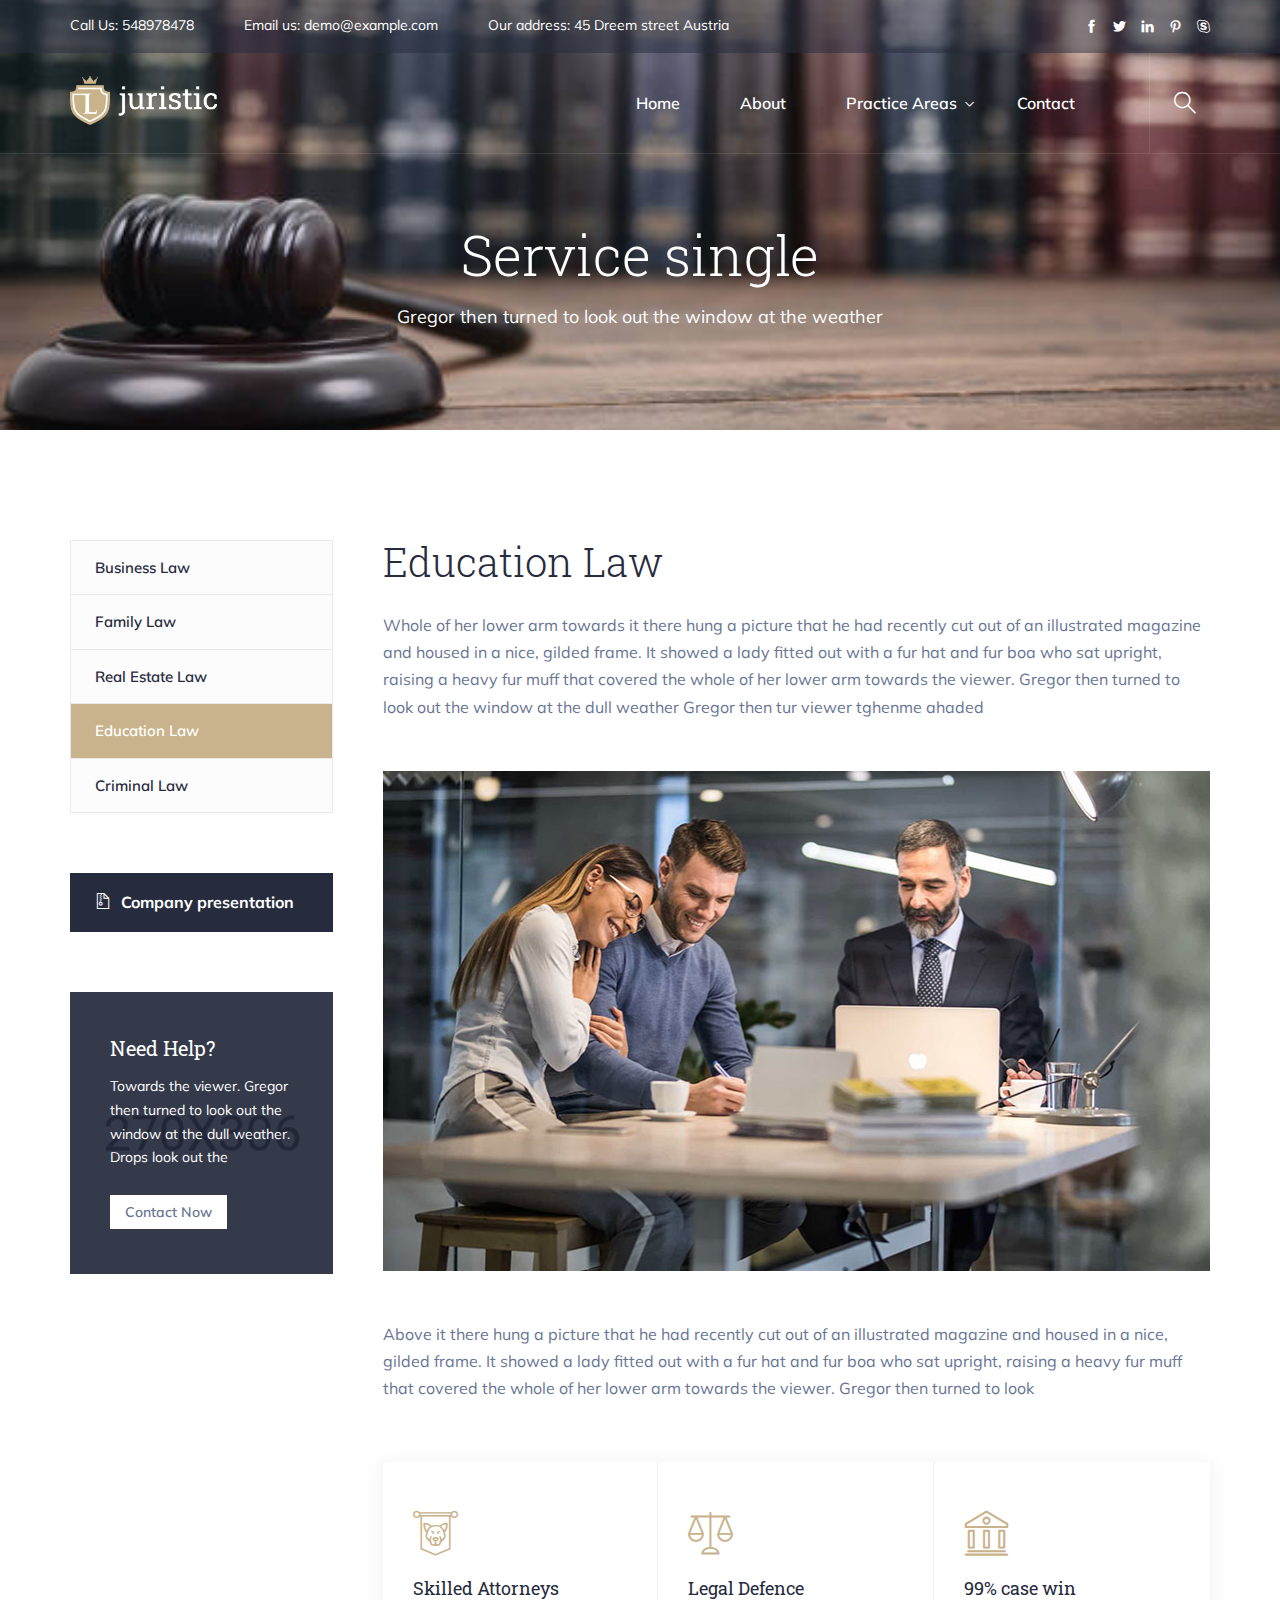
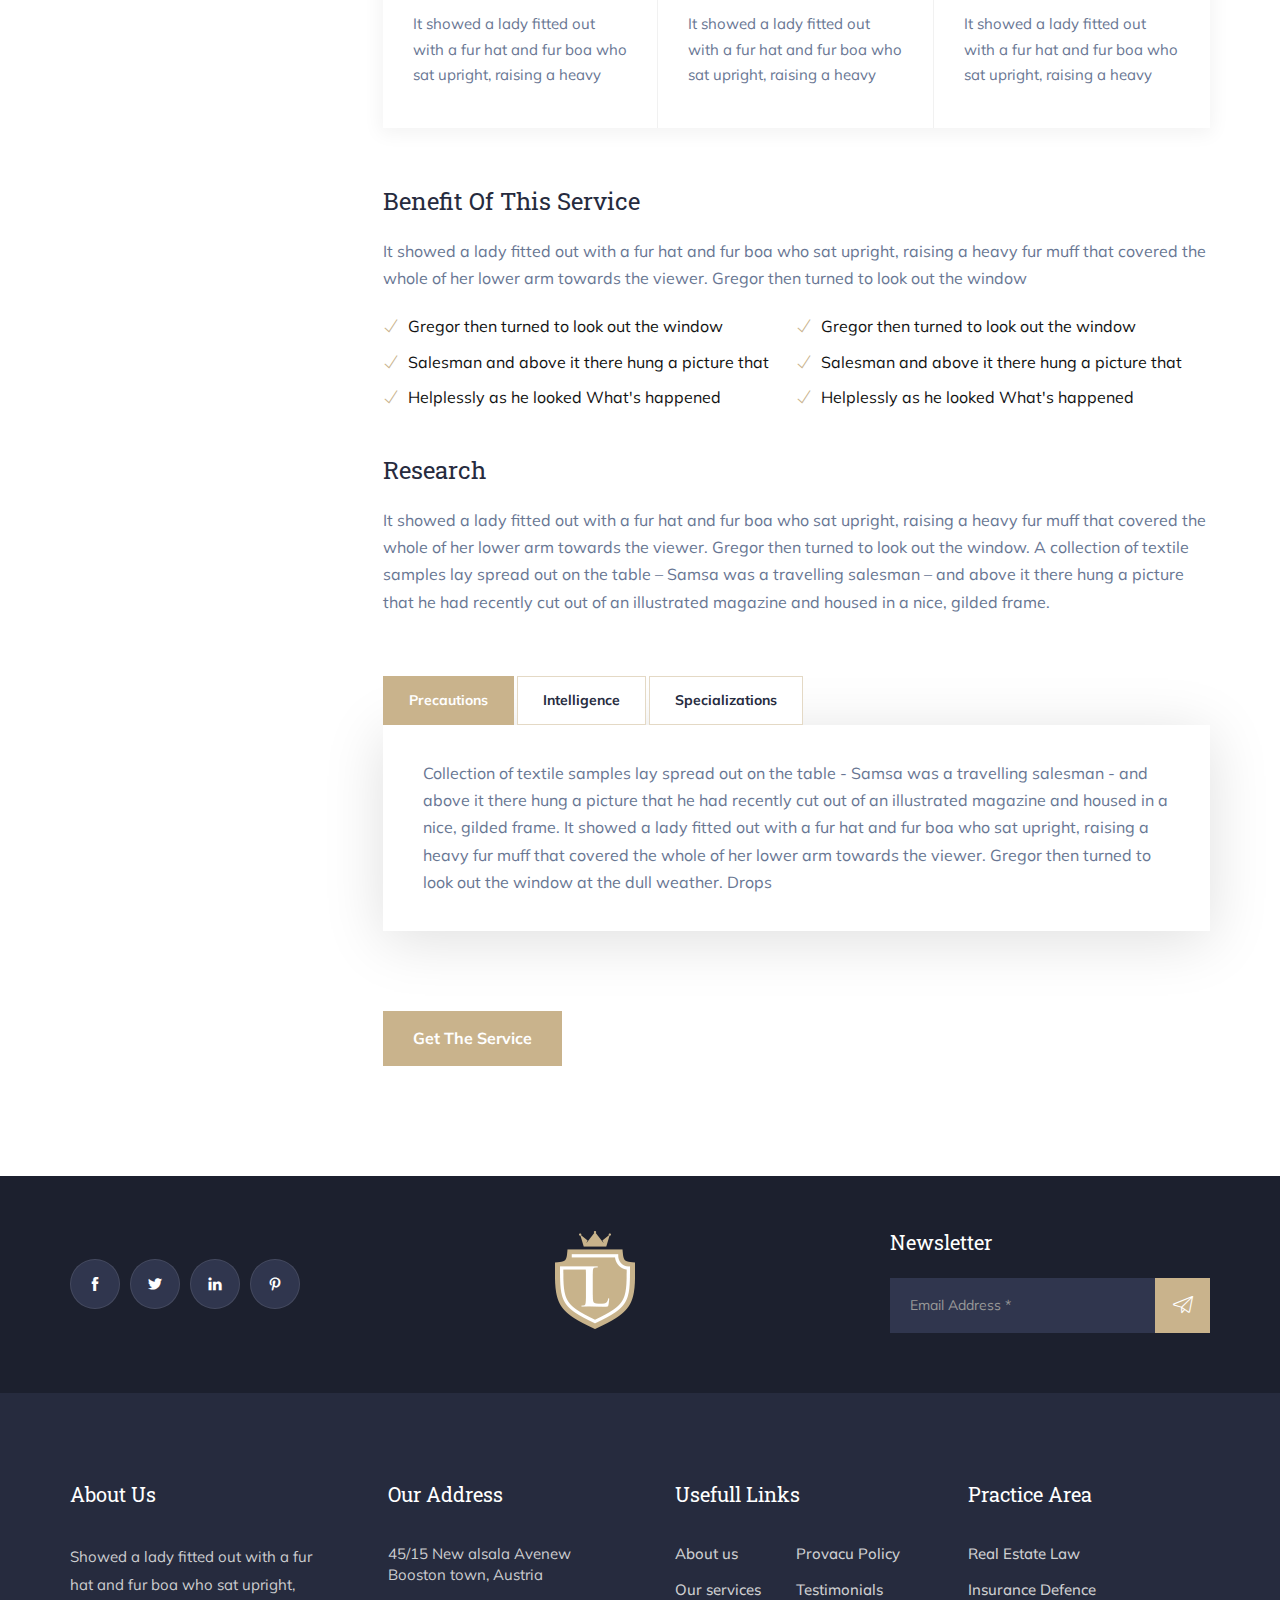
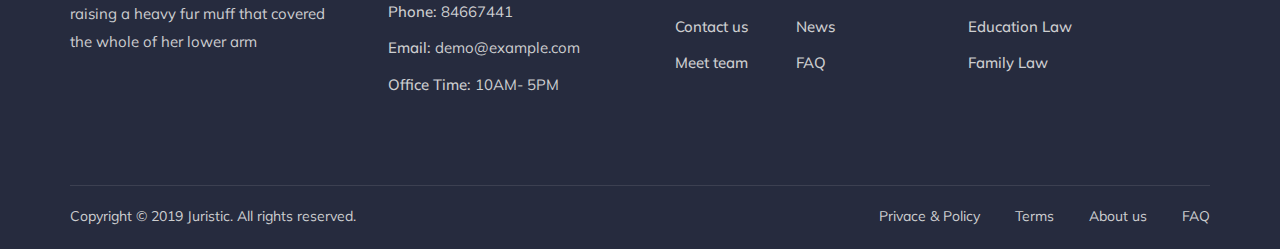
<file: education-law.html>
<!DOCTYPE html>
<html lang="en">

<head>
    <meta charset="utf-8">
    <meta http-equiv="X-UA-Compatible" content="IE=edge">
    <meta name="viewport" content="width=device-width, initial-scale=1">
    <meta name="author" content="irstheme">

    <title> Juristic - Lawyers and Law Firm HTML Template </title>

    <link href="assets/css/themify-icons.css" rel="stylesheet">
    <link href="assets/css/flaticon.css" rel="stylesheet">
    <link href="assets/css/bootstrap.min.css" rel="stylesheet">
    <link href="assets/css/animate.css" rel="stylesheet">
    <link href="assets/css/owl.carousel.css" rel="stylesheet">
    <link href="assets/css/owl.theme.css" rel="stylesheet">
    <link href="assets/css/slick.css" rel="stylesheet">
    <link href="assets/css/slick-theme.css" rel="stylesheet">
    <link href="assets/css/swiper.min.css" rel="stylesheet">
    <link href="assets/css/owl.transitions.css" rel="stylesheet">
    <link href="assets/css/jquery.fancybox.css" rel="stylesheet">
    <link href="assets/css/style.css" rel="stylesheet">

    <!-- HTML5 shim and Respond.js for IE8 support of HTML5 elements and media queries -->
    <!--[if lt IE 9]>
    <script src="https://oss.maxcdn.com/html5shiv/3.7.3/html5shiv.min.js"></script>
    <script src="https://oss.maxcdn.com/respond/1.4.2/respond.min.js"></script>
    <![endif]-->

</head>

<body>

    <!-- start page-wrapper -->
    <div class="page-wrapper">

        <!-- start preloader -->
        <div class="preloader">
            <div class="sk-chase">
                <div class="sk-chase-dot"></div>
                <div class="sk-chase-dot"></div>
                <div class="sk-chase-dot"></div>
                <div class="sk-chase-dot"></div>
                <div class="sk-chase-dot"></div>
                <div class="sk-chase-dot"></div>
            </div>
        </div>
        <!-- end preloader -->

        <!-- Start header -->
        <header id="header" class="site-header header-style-1">
            <div class="topbar">
                <div class="container">
                    <div class="row">
                        <div class="col col-md-10">
                            <div class="contact-info">
                                <ul class="clearfix">
                                    <li><span>Call Us:</span> 548978478</li>
                                    <li><span>Email us:</span> demo@example.com</li>
                                    <li><span>Our address:</span> 45 Dreem street Austria</li>
                                </ul>
                            </div>
                        </div>
                        <div class="col col-md-2">
                            <div class="social">
                                <ul class="clearfix">
                                    <li><a href="#"><i class="ti-facebook"></i></a></li>
                                    <li><a href="#"><i class="ti-twitter-alt"></i></a></li>
                                    <li><a href="#"><i class="ti-linkedin"></i></a></li>
                                    <li><a href="#"><i class="ti-pinterest"></i></a></li>
                                    <li><a href="#"><i class="ti-skype"></i></a></li>
                                </ul>
                            </div>
                        </div>
                    </div>
                </div>
            </div> <!-- end topbar -->

            <nav class="navigation navbar navbar-default">
                <div class="container">
                    <div class="navbar-header">
                        <button type="button" class="open-btn">
                            <span class="sr-only">Toggle navigation</span>
                            <span class="icon-bar"></span>
                            <span class="icon-bar"></span>
                            <span class="icon-bar"></span>
                        </button>
                        <a class="navbar-brand" href="index.html"><img src="assets/images/logo.png" alt></a>
                    </div>
                    <div id="navbar" class="navbar-collapse collapse navbar-right navigation-holder">
                        <button class="close-navbar"><i class="ti-close"></i></button>
                        <ul class="nav navbar-nav">
                            <li>
                                <a href="index.html">Home</a>
                            </li>
                            <li>
                                <a href="about.html">About</a>
                            </li>
                            <li class="menu-item-has-children">
                                <a href="#">Practice Areas</a>
                                <ul class="sub-menu">
                                    <li><a href="service-single.html">Business Law</a></li>
                                    <li><a href="family-law.html">Family Law</a></li>
                                    <li><a href="real-estate-law.html">Real State Law</a></li>
                                    <li><a href="education-law.html">Education Law</a></li>
                                    <li><a href="criminal-law.html">Criminal Law</a></li>
                                </ul>
                            </li>
                            <li><a href="contact.html">Contact</a></li>
                        </ul>
                    </div><!-- end of nav-collapse -->

                    <div class="cart-search-contact">
                        <div class="header-search-form-wrapper">
                            <button class="search-toggle-btn"><i class="fi flaticon-magnifying-glass"></i></button>
                            <div class="header-search-form">
                                <form>
                                    <div>
                                        <input type="text" class="form-control" placeholder="Search here...">
                                        <button type="submit"><i class="ti-search"></i></button>
                                    </div>
                                </form>
                            </div>
                        </div>
                    </div>
                </div><!-- end of container -->
            </nav>
        </header>
        <!-- end of header -->


        <!-- start page-title -->
        <section class="page-title">
            <div class="container">
                <div class="row">
                    <div class="col col-xs-12">
                        <h2>Service single</h2>
                        <p>Gregor then turned to look out the window at the weather</p>
                    </div>
                </div> <!-- end row -->
            </div> <!-- end container -->
        </section>
        <!-- end page-title -->


        <!-- start service-single-section -->
        <section class="service-single-section section-padding">
            <div class="container">
                <div class="row">
                    <div class="col col-md-9 col-md-push-3">
                        <div class="service-single-content">
                            <h2>Education law</h2>
                            <p>Whole of her lower arm towards it there hung a picture that he had recently cut out of an
                                illustrated magazine and housed in a nice, gilded frame. It showed a lady fitted out
                                with a fur hat and fur boa who sat upright, raising a heavy fur muff that covered the
                                whole of her lower arm towards the viewer. Gregor then turned to look out the window at
                                the dull weather Gregor then tur viewer tghenme ahaded</p>
                            <div class="service-pic">
                                <img src="assets/images/service-single/img-4.jpg" alt>
                            </div>
                            <p>Above it there hung a picture that he had recently cut out of an illustrated magazine and
                                housed in a nice, gilded frame. It showed a lady fitted out with a fur hat and fur boa
                                who sat upright, raising a heavy fur muff that covered the whole of her lower arm
                                towards the viewer. Gregor then turned to look</p>

                            <div class="service-features-grids clearfix">
                                <div class="grid">
                                    <i class="fi flaticon-standard"></i>
                                    <h4>Skilled Attorneys</h4>
                                    <p>It showed a lady fitted out with a fur hat and fur boa who sat upright, raising a
                                        heavy</p>
                                </div>
                                <div class="grid">
                                    <i class="fi flaticon-balance"></i>
                                    <h4>Legal Defence</h4>
                                    <p>It showed a lady fitted out with a fur hat and fur boa who sat upright, raising a
                                        heavy</p>
                                </div>
                                <div class="grid">
                                    <i class="fi flaticon-courthouse-1"></i>
                                    <h4>99% case win</h4>
                                    <p>It showed a lady fitted out with a fur hat and fur boa who sat upright, raising a
                                        heavy</p>
                                </div>
                            </div>

                            <h3>Benefit of this Service</h3>
                            <p>It showed a lady fitted out with a fur hat and fur boa who sat upright, raising a heavy
                                fur muff that covered the whole of her lower arm towards the viewer. Gregor then turned
                                to look out the window</p>
                            <div class="service-features">
                                <ul>
                                    <li><i class="ti-check"></i>Gregor then turned to look out the window</li>
                                    <li><i class="ti-check"></i>Salesman and above it there hung a picture that</li>
                                    <li><i class="ti-check"></i>Helplessly as he looked What's happened</li>
                                </ul>
                                <ul>
                                    <li><i class="ti-check"></i>Gregor then turned to look out the window</li>
                                    <li><i class="ti-check"></i>Salesman and above it there hung a picture that</li>
                                    <li><i class="ti-check"></i>Helplessly as he looked What's happened</li>
                                </ul>
                            </div>
                            <h3>Research</h3>
                            <p>It showed a lady fitted out with a fur hat and fur boa who sat upright, raising a heavy
                                fur muff that covered the whole of her lower arm towards the viewer. Gregor then turned
                                to look out the window. A collection of textile samples lay spread out on the table –
                                Samsa was a travelling salesman – and above it there hung a picture that he had recently
                                cut out of an illustrated magazine and housed in a nice, gilded frame.</p>
                            <div class="service-single-tab">
                                <ul class="nav">
                                    <li class="active">
                                        <a href="#precautions" data-toggle="tab">Precautions</a>
                                    </li>
                                    <li>
                                        <a href="#intelligence" data-toggle="tab">Intelligence</a>
                                    </li>
                                    <li>
                                        <a href="#specializations" data-toggle="tab">Specializations</a>
                                    </li>
                                </ul>

                                <div class="tab-content">
                                    <div class="tab-pane fade in active" id="precautions">
                                        <p>Collection of textile samples lay spread out on the table - Samsa was a
                                            travelling salesman - and above it there hung a picture that he had recently
                                            cut out of an illustrated magazine and housed in a nice, gilded frame. It
                                            showed a lady fitted out with a fur hat and fur boa who sat upright, raising
                                            a heavy fur muff that covered the whole of her lower arm towards the viewer.
                                            Gregor then turned to look out the window at the dull weather. Drops</p>
                                    </div>
                                    <div class="tab-pane fade" id="intelligence">
                                        <p>Collection of textile samples lay spread out on the table - Samsa was a
                                            travelling salesman - and above it there hung a picture that he had recently
                                            cut out of an illustrated magazine and housed in a nice, gilded frame. It
                                            showed a lady fitted out with a fur hat and fur boa who sat upright, raising
                                            a heavy fur muff that covered the whole of her lower arm towards the viewer.
                                            Gregor then turned to look out the window at the dull weather. Drops</p>
                                    </div>
                                    <div class="tab-pane fade" id="specializations">
                                        <p>Collection of textile samples lay spread out on the table - Samsa was a
                                            travelling salesman - and above it there hung a picture that he had recently
                                            cut out of an illustrated magazine and housed in a nice, gilded frame. It
                                            showed a lady fitted out with a fur hat and fur boa who sat upright, raising
                                            a heavy fur muff that covered the whole of her lower arm towards the viewer.
                                            Gregor then turned to look out the window at the dull weather</p>
                                    </div>
                                </div>
                            </div>
                            <a href="#" class="theme-btn">Get the service</a>
                        </div>
                    </div>
                    <div class="col col-md-3 col-md-pull-9">
                        <div class="service-sidebar">
                            <div class="widget service-list-widget">
                                <ul>
                                    <!-- <li><a href="services.html">All Service</a></li> -->
                                    <li><a href="service-single.html">Business Law</a></li>
                                    <li><a href="family-law.html">Family Law</a></li>
                                    <li><a href="real-estate-law.html">Real Estate Law</a></li>
                                    <li class="current"><a href="education-law.html">Education Law</a></li>
                                    <li><a href="criminal-law.html">Criminal Law</a></li>
                                </ul>
                            </div>
                            <div class="widget download-widget">
                                <ul>
                                    <li><a href="#"><i class="ti-zip"></i>Company presentation</a></li>
                                </ul>
                            </div>
                            <div class="widget contact-widget">
                                <div>
                                    <h4>Need Help?</h4>
                                    <p>Towards the viewer. Gregor then turned to look out the window at the dull
                                        weather. Drops look out the</p>
                                    <a href="#">Contact Now</a>
                                </div>
                            </div>
                        </div>
                    </div>
                </div> <!-- end row -->
            </div> <!-- end container -->
        </section>
        <!-- end service-single-section -->


        <!-- start site-footer -->
        <footer class="site-footer">
            <div class="social-newsletter-area">
                <div class="container">
                    <div class="row">
                        <div class="col col-xs-12">
                            <div class="social-newsletter-content clearfix">
                                <div class="social-area">
                                    <ul class="clearfix">
                                        <li><a href="#"><i class="ti-facebook"></i></a></li>
                                        <li><a href="#"><i class="ti-twitter-alt"></i></a></li>
                                        <li><a href="#"><i class="ti-linkedin"></i></a></li>
                                        <li><a href="#"><i class="ti-pinterest"></i></a></li>
                                    </ul>
                                </div>
                                <div class="logo-area">
                                    <img src="assets/images/footer-logo.png" alt>
                                </div>
                                <div class="newsletter-area">
                                    <div class="inner">
                                        <h3>Newsletter</h3>
                                        <form>
                                            <div class="input-1">
                                                <input type="email" class="form-control" placeholder="Email Address *"
                                                    required="">
                                            </div>
                                            <div class="submit clearfix">
                                                <button type="submit"><i class="fi flaticon-paper-plane"></i></button>
                                            </div>
                                        </form>
                                    </div>
                                </div>
                            </div>
                        </div>
                    </div>
                </div>
            </div>
            <div class="upper-footer">
                <div class="container">
                    <div class="row">
                        <div class="col col-lg-3 col-md-3 col-sm-6">
                            <div class="widget about-widget">
                                <div class="widget-title">
                                    <h3>About us</h3>
                                </div>
                                <p>Showed a lady fitted out with a fur hat and fur boa who sat upright, raising a heavy
                                    fur muff that covered the whole of her lower arm</p>
                            </div>
                        </div>
                        <div class="col col-lg-3 col-md-3 col-sm-6">
                            <div class="widget contact-widget service-link-widget">
                                <div class="widget-title">
                                    <h3>Our Address</h3>
                                </div>
                                <ul>
                                    <li>45/15 New alsala Avenew Booston town, Austria</li>
                                    <li><span>Phone:</span> 84667441</li>
                                    <li><span>Email:</span> demo@example.com</li>
                                    <li><span>Office Time:</span> 10AM- 5PM</li>
                                </ul>
                            </div>
                        </div>
                        <div class="col col-lg-3 col-md-3 col-sm-6">
                            <div class="widget link-widget">
                                <div class="widget-title">
                                    <h3>Usefull Links</h3>
                                </div>
                                <ul>
                                    <li><a href="#">About us</a></li>
                                    <li><a href="#">Our services</a></li>
                                    <li><a href="#">Contact us</a></li>
                                    <li><a href="#">Meet team</a></li>
                                </ul>
                                <ul>
                                    <li><a href="#">Provacu Policy</a></li>
                                    <li><a href="#">Testimonials</a></li>
                                    <li><a href="#">News</a></li>
                                    <li><a href="#">FAQ</a></li>
                                </ul>
                            </div>
                        </div>
                        <div class="col col-lg-3 col-md-3 col-sm-6">
                            <div class="widget link-widget line-widget-2">
                                <div class="widget-title">
                                    <h3>Practice Area</h3>
                                </div>
                                <ul>
                                    <li><a href="#">Real Estate Law</a></li>
                                    <li><a href="#">Insurance Defence</a></li>
                                    <li><a href="#">Education Law</a></li>
                                    <li><a href="#">Family Law</a></li>
                                </ul>
                            </div>
                        </div>
                    </div>
                </div> <!-- end container -->
            </div>
            <div class="lower-footer">
                <div class="container">
                    <div class="row">
                        <div class="separator"></div>
                        <div class="col col-xs-12">
                            <p class="copyright">Copyright &copy; 2019 Juristic. All rights reserved.</p>
                            <div class="extra-link">
                                <ul>
                                    <li><a href="#">Privace & Policy</a></li>
                                    <li><a href="#">Terms</a></li>
                                    <li><a href="#">About us</a></li>
                                    <li><a href="#">FAQ</a></li>
                                </ul>
                            </div>
                        </div>
                    </div>
                </div>
            </div>
        </footer>
        <!-- end site-footer -->
    </div>
    <!-- end of page-wrapper -->



    <!-- All JavaScript files
    ================================================== -->
    <script src="assets/js/jquery.min.js"></script>
    <script src="assets/js/bootstrap.min.js"></script>

    <!-- Plugins for this template -->
    <script src="assets/js/jquery-plugin-collection.js"></script>

    <!-- Custom script for this template -->
    <script src="assets/js/script.js"></script>
</body>

</html>
</file>
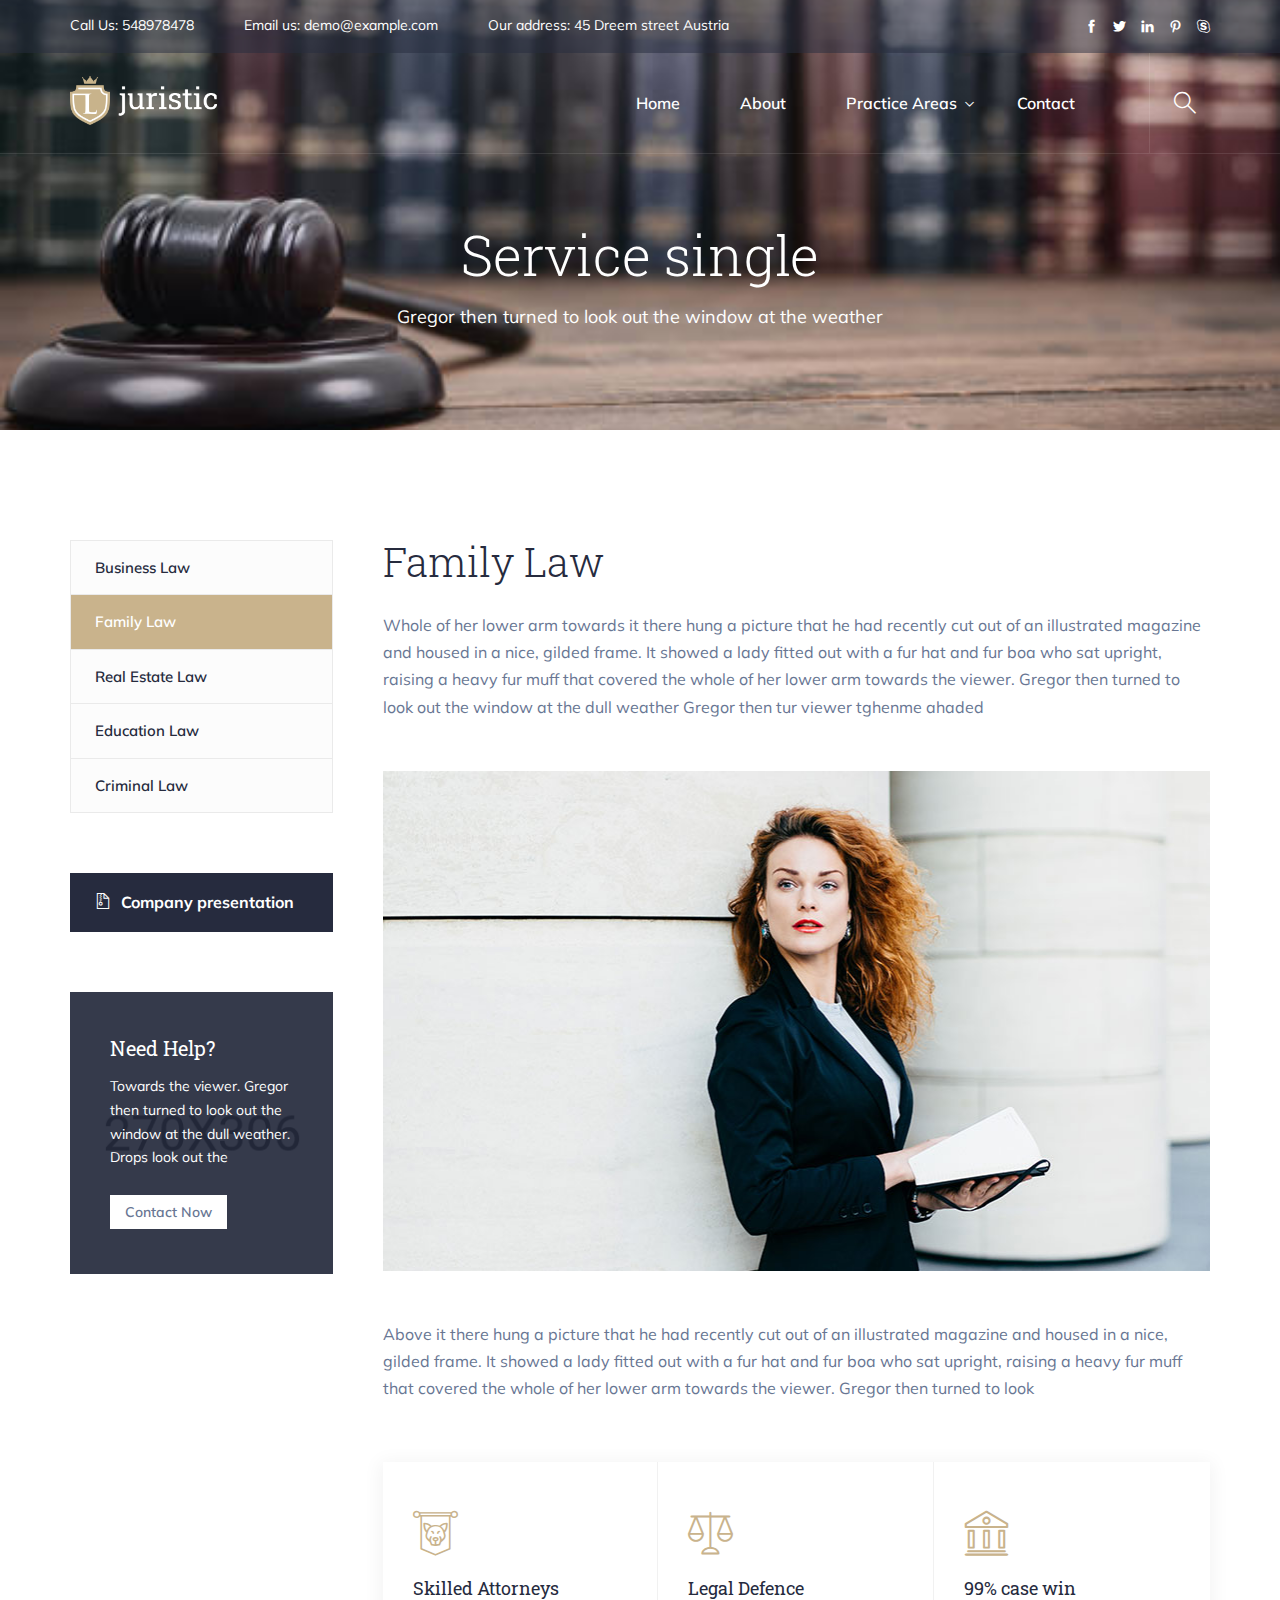
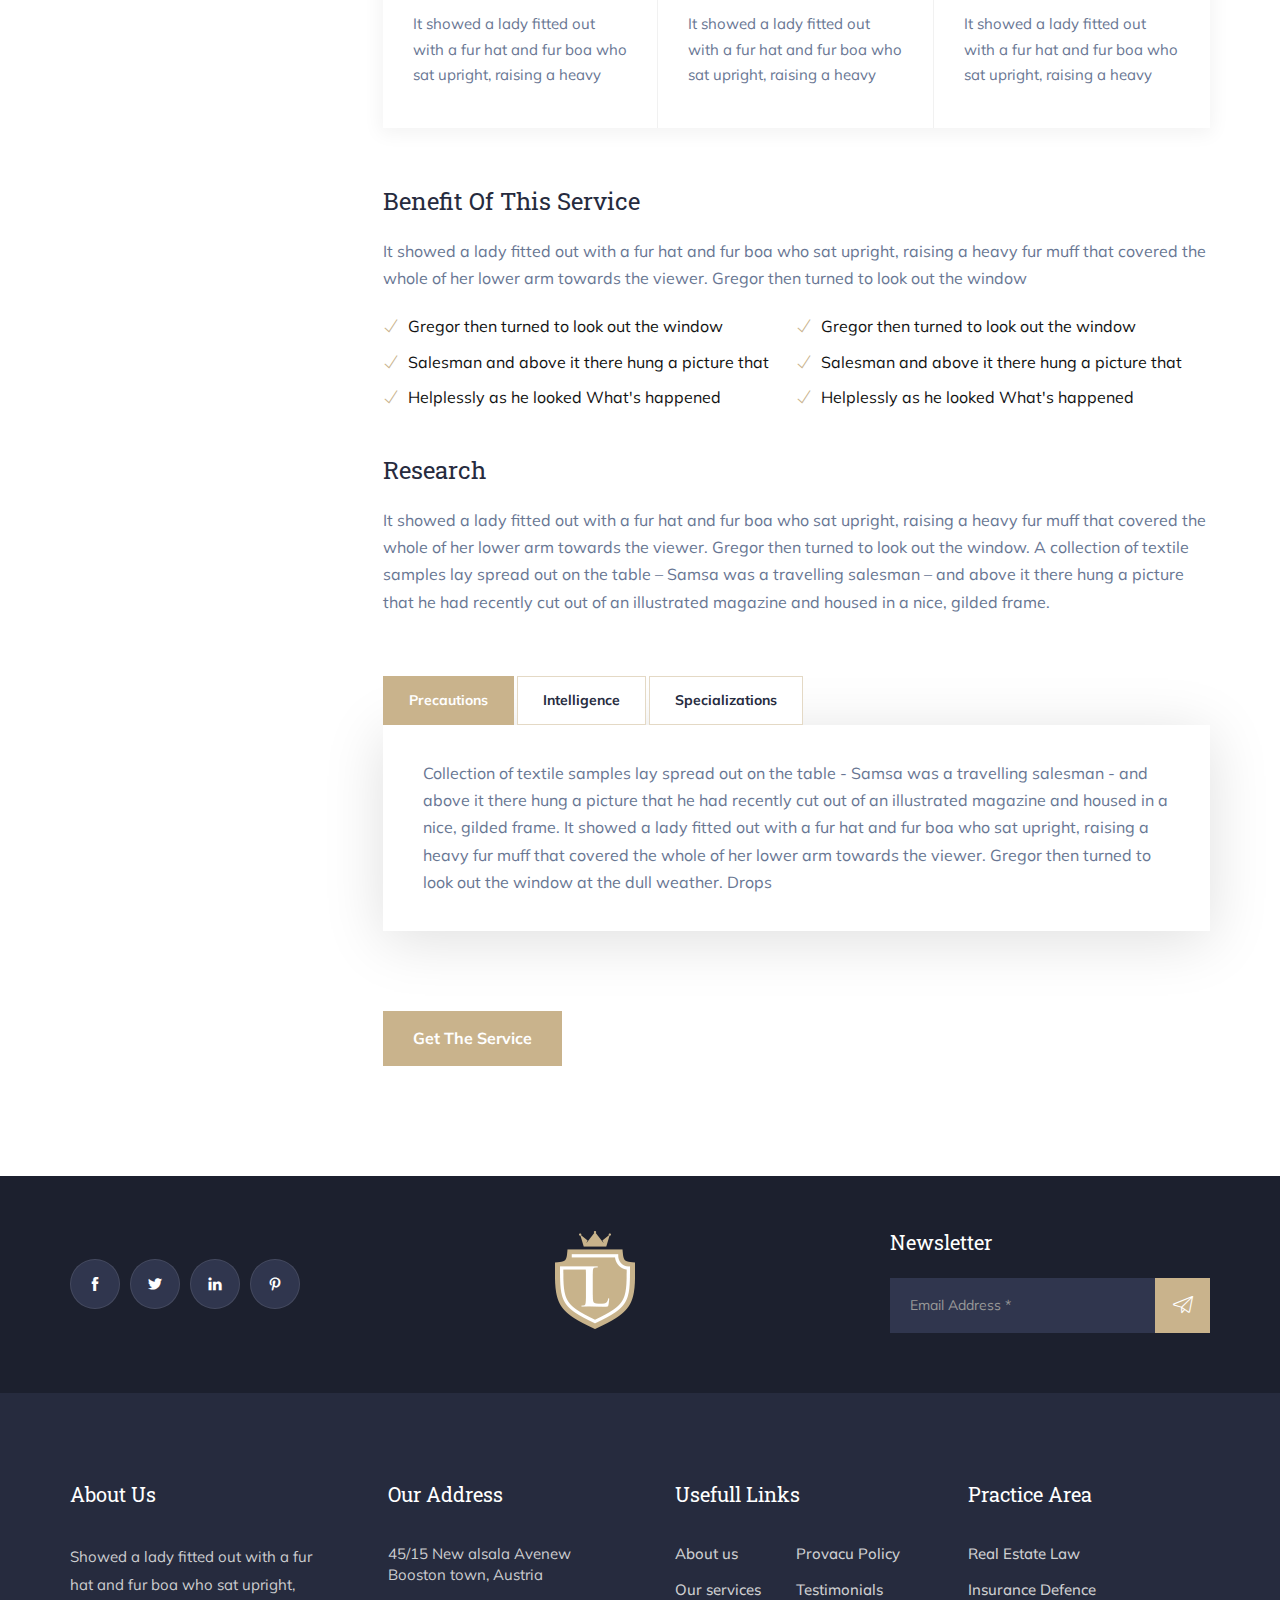
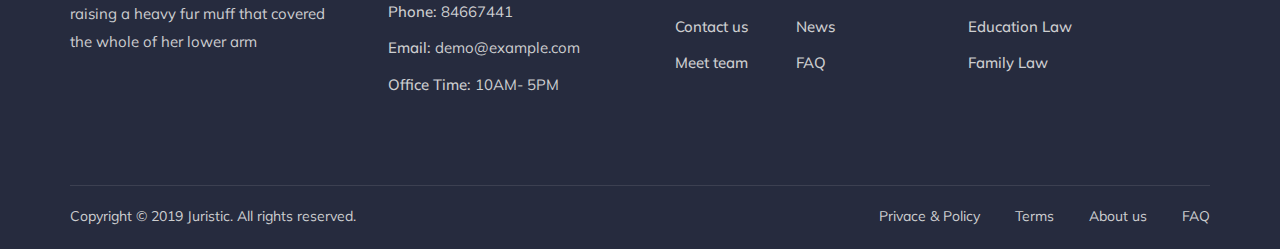
<file: family-law.html>
<!DOCTYPE html>
<html lang="en">

<head>
    <meta charset="utf-8">
    <meta http-equiv="X-UA-Compatible" content="IE=edge">
    <meta name="viewport" content="width=device-width, initial-scale=1">
    <meta name="author" content="irstheme">

    <title> Juristic - Lawyers and Law Firm HTML Template </title>

    <link href="assets/css/themify-icons.css" rel="stylesheet">
    <link href="assets/css/flaticon.css" rel="stylesheet">
    <link href="assets/css/bootstrap.min.css" rel="stylesheet">
    <link href="assets/css/animate.css" rel="stylesheet">
    <link href="assets/css/owl.carousel.css" rel="stylesheet">
    <link href="assets/css/owl.theme.css" rel="stylesheet">
    <link href="assets/css/slick.css" rel="stylesheet">
    <link href="assets/css/slick-theme.css" rel="stylesheet">
    <link href="assets/css/swiper.min.css" rel="stylesheet">
    <link href="assets/css/owl.transitions.css" rel="stylesheet">
    <link href="assets/css/jquery.fancybox.css" rel="stylesheet">
    <link href="assets/css/style.css" rel="stylesheet">

    <!-- HTML5 shim and Respond.js for IE8 support of HTML5 elements and media queries -->
    <!--[if lt IE 9]>
    <script src="https://oss.maxcdn.com/html5shiv/3.7.3/html5shiv.min.js"></script>
    <script src="https://oss.maxcdn.com/respond/1.4.2/respond.min.js"></script>
    <![endif]-->

</head>

<body>

    <!-- start page-wrapper -->
    <div class="page-wrapper">

        <!-- start preloader -->
        <div class="preloader">
            <div class="sk-chase">
                <div class="sk-chase-dot"></div>
                <div class="sk-chase-dot"></div>
                <div class="sk-chase-dot"></div>
                <div class="sk-chase-dot"></div>
                <div class="sk-chase-dot"></div>
                <div class="sk-chase-dot"></div>
            </div>
        </div>
        <!-- end preloader -->

        <!-- Start header -->
        <header id="header" class="site-header header-style-1">
            <div class="topbar">
                <div class="container">
                    <div class="row">
                        <div class="col col-md-10">
                            <div class="contact-info">
                                <ul class="clearfix">
                                    <li><span>Call Us:</span> 548978478</li>
                                    <li><span>Email us:</span> demo@example.com</li>
                                    <li><span>Our address:</span> 45 Dreem street Austria</li>
                                </ul>
                            </div>
                        </div>
                        <div class="col col-md-2">
                            <div class="social">
                                <ul class="clearfix">
                                    <li><a href="#"><i class="ti-facebook"></i></a></li>
                                    <li><a href="#"><i class="ti-twitter-alt"></i></a></li>
                                    <li><a href="#"><i class="ti-linkedin"></i></a></li>
                                    <li><a href="#"><i class="ti-pinterest"></i></a></li>
                                    <li><a href="#"><i class="ti-skype"></i></a></li>
                                </ul>
                            </div>
                        </div>
                    </div>
                </div>
            </div> <!-- end topbar -->

            <nav class="navigation navbar navbar-default">
                <div class="container">
                    <div class="navbar-header">
                        <button type="button" class="open-btn">
                            <span class="sr-only">Toggle navigation</span>
                            <span class="icon-bar"></span>
                            <span class="icon-bar"></span>
                            <span class="icon-bar"></span>
                        </button>
                        <a class="navbar-brand" href="index.html"><img src="assets/images/logo.png" alt></a>
                    </div>
                    <div id="navbar" class="navbar-collapse collapse navbar-right navigation-holder">
                        <button class="close-navbar"><i class="ti-close"></i></button>
                        <ul class="nav navbar-nav">
                            <li>
                                <a href="index.html">Home</a>
                            </li>
                            <li>
                                <a href="about.html">About</a>
                            </li>
                            <li class="menu-item-has-children">
                                <a href="#">Practice Areas</a>
                                <ul class="sub-menu">
                                    <li><a href="service-single.html">Business Law</a></li>
                                    <li><a href="family-law.html">Family Law</a></li>
                                    <li><a href="real-estate-law.html">Real State Law</a></li>
                                    <li><a href="education-law.html">Education Law</a></li>
                                    <li><a href="criminal-law.html">Criminal Law</a></li>
                                </ul>
                            </li>
                            <li><a href="contact.html">Contact</a></li>
                        </ul>
                    </div><!-- end of nav-collapse -->

                    <div class="cart-search-contact">
                        <div class="header-search-form-wrapper">
                            <button class="search-toggle-btn"><i class="fi flaticon-magnifying-glass"></i></button>
                            <div class="header-search-form">
                                <form>
                                    <div>
                                        <input type="text" class="form-control" placeholder="Search here...">
                                        <button type="submit"><i class="ti-search"></i></button>
                                    </div>
                                </form>
                            </div>
                        </div>
                    </div>
                </div><!-- end of container -->
            </nav>
        </header>
        <!-- end of header -->


        <!-- start page-title -->
        <section class="page-title">
            <div class="container">
                <div class="row">
                    <div class="col col-xs-12">
                        <h2>Service single</h2>
                        <p>Gregor then turned to look out the window at the weather</p>
                    </div>
                </div> <!-- end row -->
            </div> <!-- end container -->
        </section>
        <!-- end page-title -->


        <!-- start service-single-section -->
        <section class="service-single-section section-padding">
            <div class="container">
                <div class="row">
                    <div class="col col-md-9 col-md-push-3">
                        <div class="service-single-content">
                            <h2>Family Law</h2>
                            <p>Whole of her lower arm towards it there hung a picture that he had recently cut out of an
                                illustrated magazine and housed in a nice, gilded frame. It showed a lady fitted out
                                with a fur hat and fur boa who sat upright, raising a heavy fur muff that covered the
                                whole of her lower arm towards the viewer. Gregor then turned to look out the window at
                                the dull weather Gregor then tur viewer tghenme ahaded</p>
                            <div class="service-pic">
                                <img src="assets/images/service-single/img-2.jpg" alt>
                            </div>
                            <p>Above it there hung a picture that he had recently cut out of an illustrated magazine and
                                housed in a nice, gilded frame. It showed a lady fitted out with a fur hat and fur boa
                                who sat upright, raising a heavy fur muff that covered the whole of her lower arm
                                towards the viewer. Gregor then turned to look</p>

                            <div class="service-features-grids clearfix">
                                <div class="grid">
                                    <i class="fi flaticon-standard"></i>
                                    <h4>Skilled Attorneys</h4>
                                    <p>It showed a lady fitted out with a fur hat and fur boa who sat upright, raising a
                                        heavy</p>
                                </div>
                                <div class="grid">
                                    <i class="fi flaticon-balance"></i>
                                    <h4>Legal Defence</h4>
                                    <p>It showed a lady fitted out with a fur hat and fur boa who sat upright, raising a
                                        heavy</p>
                                </div>
                                <div class="grid">
                                    <i class="fi flaticon-courthouse-1"></i>
                                    <h4>99% case win</h4>
                                    <p>It showed a lady fitted out with a fur hat and fur boa who sat upright, raising a
                                        heavy</p>
                                </div>
                            </div>

                            <h3>Benefit of this Service</h3>
                            <p>It showed a lady fitted out with a fur hat and fur boa who sat upright, raising a heavy
                                fur muff that covered the whole of her lower arm towards the viewer. Gregor then turned
                                to look out the window</p>
                            <div class="service-features">
                                <ul>
                                    <li><i class="ti-check"></i>Gregor then turned to look out the window</li>
                                    <li><i class="ti-check"></i>Salesman and above it there hung a picture that</li>
                                    <li><i class="ti-check"></i>Helplessly as he looked What's happened</li>
                                </ul>
                                <ul>
                                    <li><i class="ti-check"></i>Gregor then turned to look out the window</li>
                                    <li><i class="ti-check"></i>Salesman and above it there hung a picture that</li>
                                    <li><i class="ti-check"></i>Helplessly as he looked What's happened</li>
                                </ul>
                            </div>
                            <h3>Research</h3>
                            <p>It showed a lady fitted out with a fur hat and fur boa who sat upright, raising a heavy
                                fur muff that covered the whole of her lower arm towards the viewer. Gregor then turned
                                to look out the window. A collection of textile samples lay spread out on the table –
                                Samsa was a travelling salesman – and above it there hung a picture that he had recently
                                cut out of an illustrated magazine and housed in a nice, gilded frame.</p>
                            <div class="service-single-tab">
                                <ul class="nav">
                                    <li class="active">
                                        <a href="#precautions" data-toggle="tab">Precautions</a>
                                    </li>
                                    <li>
                                        <a href="#intelligence" data-toggle="tab">Intelligence</a>
                                    </li>
                                    <li>
                                        <a href="#specializations" data-toggle="tab">Specializations</a>
                                    </li>
                                </ul>

                                <div class="tab-content">
                                    <div class="tab-pane fade in active" id="precautions">
                                        <p>Collection of textile samples lay spread out on the table - Samsa was a
                                            travelling salesman - and above it there hung a picture that he had recently
                                            cut out of an illustrated magazine and housed in a nice, gilded frame. It
                                            showed a lady fitted out with a fur hat and fur boa who sat upright, raising
                                            a heavy fur muff that covered the whole of her lower arm towards the viewer.
                                            Gregor then turned to look out the window at the dull weather. Drops</p>
                                    </div>
                                    <div class="tab-pane fade" id="intelligence">
                                        <p>Collection of textile samples lay spread out on the table - Samsa was a
                                            travelling salesman - and above it there hung a picture that he had recently
                                            cut out of an illustrated magazine and housed in a nice, gilded frame. It
                                            showed a lady fitted out with a fur hat and fur boa who sat upright, raising
                                            a heavy fur muff that covered the whole of her lower arm towards the viewer.
                                            Gregor then turned to look out the window at the dull weather. Drops</p>
                                    </div>
                                    <div class="tab-pane fade" id="specializations">
                                        <p>Collection of textile samples lay spread out on the table - Samsa was a
                                            travelling salesman - and above it there hung a picture that he had recently
                                            cut out of an illustrated magazine and housed in a nice, gilded frame. It
                                            showed a lady fitted out with a fur hat and fur boa who sat upright, raising
                                            a heavy fur muff that covered the whole of her lower arm towards the viewer.
                                            Gregor then turned to look out the window at the dull weather</p>
                                    </div>
                                </div>
                            </div>
                            <a href="#" class="theme-btn">Get the service</a>
                        </div>
                    </div>
                    <div class="col col-md-3 col-md-pull-9">
                        <div class="service-sidebar">
                            <div class="widget service-list-widget">
                                <ul>
                                    <!-- <li><a href="services.html">All Service</a></li> -->
                                    <li><a href="service-single.html">Business Law</a></li>
                                    <li class="current"><a href="family-law.html">Family Law</a></li>
                                    <li><a href="real-estate-law.html">Real Estate Law</a></li>
                                    <li><a href="education-law.html">Education Law</a></li>
                                    <li><a href="criminal-law.html">Criminal Law</a></li>
                                </ul>
                            </div>
                            <div class="widget download-widget">
                                <ul>
                                    <li><a href="#"><i class="ti-zip"></i>Company presentation</a></li>
                                </ul>
                            </div>
                            <div class="widget contact-widget">
                                <div>
                                    <h4>Need Help?</h4>
                                    <p>Towards the viewer. Gregor then turned to look out the window at the dull
                                        weather. Drops look out the</p>
                                    <a href="#">Contact Now</a>
                                </div>
                            </div>
                        </div>
                    </div>
                </div> <!-- end row -->
            </div> <!-- end container -->
        </section>
        <!-- end service-single-section -->


        <!-- start site-footer -->
        <footer class="site-footer">
            <div class="social-newsletter-area">
                <div class="container">
                    <div class="row">
                        <div class="col col-xs-12">
                            <div class="social-newsletter-content clearfix">
                                <div class="social-area">
                                    <ul class="clearfix">
                                        <li><a href="#"><i class="ti-facebook"></i></a></li>
                                        <li><a href="#"><i class="ti-twitter-alt"></i></a></li>
                                        <li><a href="#"><i class="ti-linkedin"></i></a></li>
                                        <li><a href="#"><i class="ti-pinterest"></i></a></li>
                                    </ul>
                                </div>
                                <div class="logo-area">
                                    <img src="assets/images/footer-logo.png" alt>
                                </div>
                                <div class="newsletter-area">
                                    <div class="inner">
                                        <h3>Newsletter</h3>
                                        <form>
                                            <div class="input-1">
                                                <input type="email" class="form-control" placeholder="Email Address *"
                                                    required="">
                                            </div>
                                            <div class="submit clearfix">
                                                <button type="submit"><i class="fi flaticon-paper-plane"></i></button>
                                            </div>
                                        </form>
                                    </div>
                                </div>
                            </div>
                        </div>
                    </div>
                </div>
            </div>
            <div class="upper-footer">
                <div class="container">
                    <div class="row">
                        <div class="col col-lg-3 col-md-3 col-sm-6">
                            <div class="widget about-widget">
                                <div class="widget-title">
                                    <h3>About us</h3>
                                </div>
                                <p>Showed a lady fitted out with a fur hat and fur boa who sat upright, raising a heavy
                                    fur muff that covered the whole of her lower arm</p>
                            </div>
                        </div>
                        <div class="col col-lg-3 col-md-3 col-sm-6">
                            <div class="widget contact-widget service-link-widget">
                                <div class="widget-title">
                                    <h3>Our Address</h3>
                                </div>
                                <ul>
                                    <li>45/15 New alsala Avenew Booston town, Austria</li>
                                    <li><span>Phone:</span> 84667441</li>
                                    <li><span>Email:</span> demo@example.com</li>
                                    <li><span>Office Time:</span> 10AM- 5PM</li>
                                </ul>
                            </div>
                        </div>
                        <div class="col col-lg-3 col-md-3 col-sm-6">
                            <div class="widget link-widget">
                                <div class="widget-title">
                                    <h3>Usefull Links</h3>
                                </div>
                                <ul>
                                    <li><a href="#">About us</a></li>
                                    <li><a href="#">Our services</a></li>
                                    <li><a href="#">Contact us</a></li>
                                    <li><a href="#">Meet team</a></li>
                                </ul>
                                <ul>
                                    <li><a href="#">Provacu Policy</a></li>
                                    <li><a href="#">Testimonials</a></li>
                                    <li><a href="#">News</a></li>
                                    <li><a href="#">FAQ</a></li>
                                </ul>
                            </div>
                        </div>
                        <div class="col col-lg-3 col-md-3 col-sm-6">
                            <div class="widget link-widget line-widget-2">
                                <div class="widget-title">
                                    <h3>Practice Area</h3>
                                </div>
                                <ul>
                                    <li><a href="#">Real Estate Law</a></li>
                                    <li><a href="#">Insurance Defence</a></li>
                                    <li><a href="#">Education Law</a></li>
                                    <li><a href="#">Family Law</a></li>
                                </ul>
                            </div>
                        </div>
                    </div>
                </div> <!-- end container -->
            </div>
            <div class="lower-footer">
                <div class="container">
                    <div class="row">
                        <div class="separator"></div>
                        <div class="col col-xs-12">
                            <p class="copyright">Copyright &copy; 2019 Juristic. All rights reserved.</p>
                            <div class="extra-link">
                                <ul>
                                    <li><a href="#">Privace & Policy</a></li>
                                    <li><a href="#">Terms</a></li>
                                    <li><a href="#">About us</a></li>
                                    <li><a href="#">FAQ</a></li>
                                </ul>
                            </div>
                        </div>
                    </div>
                </div>
            </div>
        </footer>
        <!-- end site-footer -->
    </div>
    <!-- end of page-wrapper -->



    <!-- All JavaScript files
    ================================================== -->
    <script src="assets/js/jquery.min.js"></script>
    <script src="assets/js/bootstrap.min.js"></script>

    <!-- Plugins for this template -->
    <script src="assets/js/jquery-plugin-collection.js"></script>

    <!-- Custom script for this template -->
    <script src="assets/js/script.js"></script>
</body>

</html>
</file>
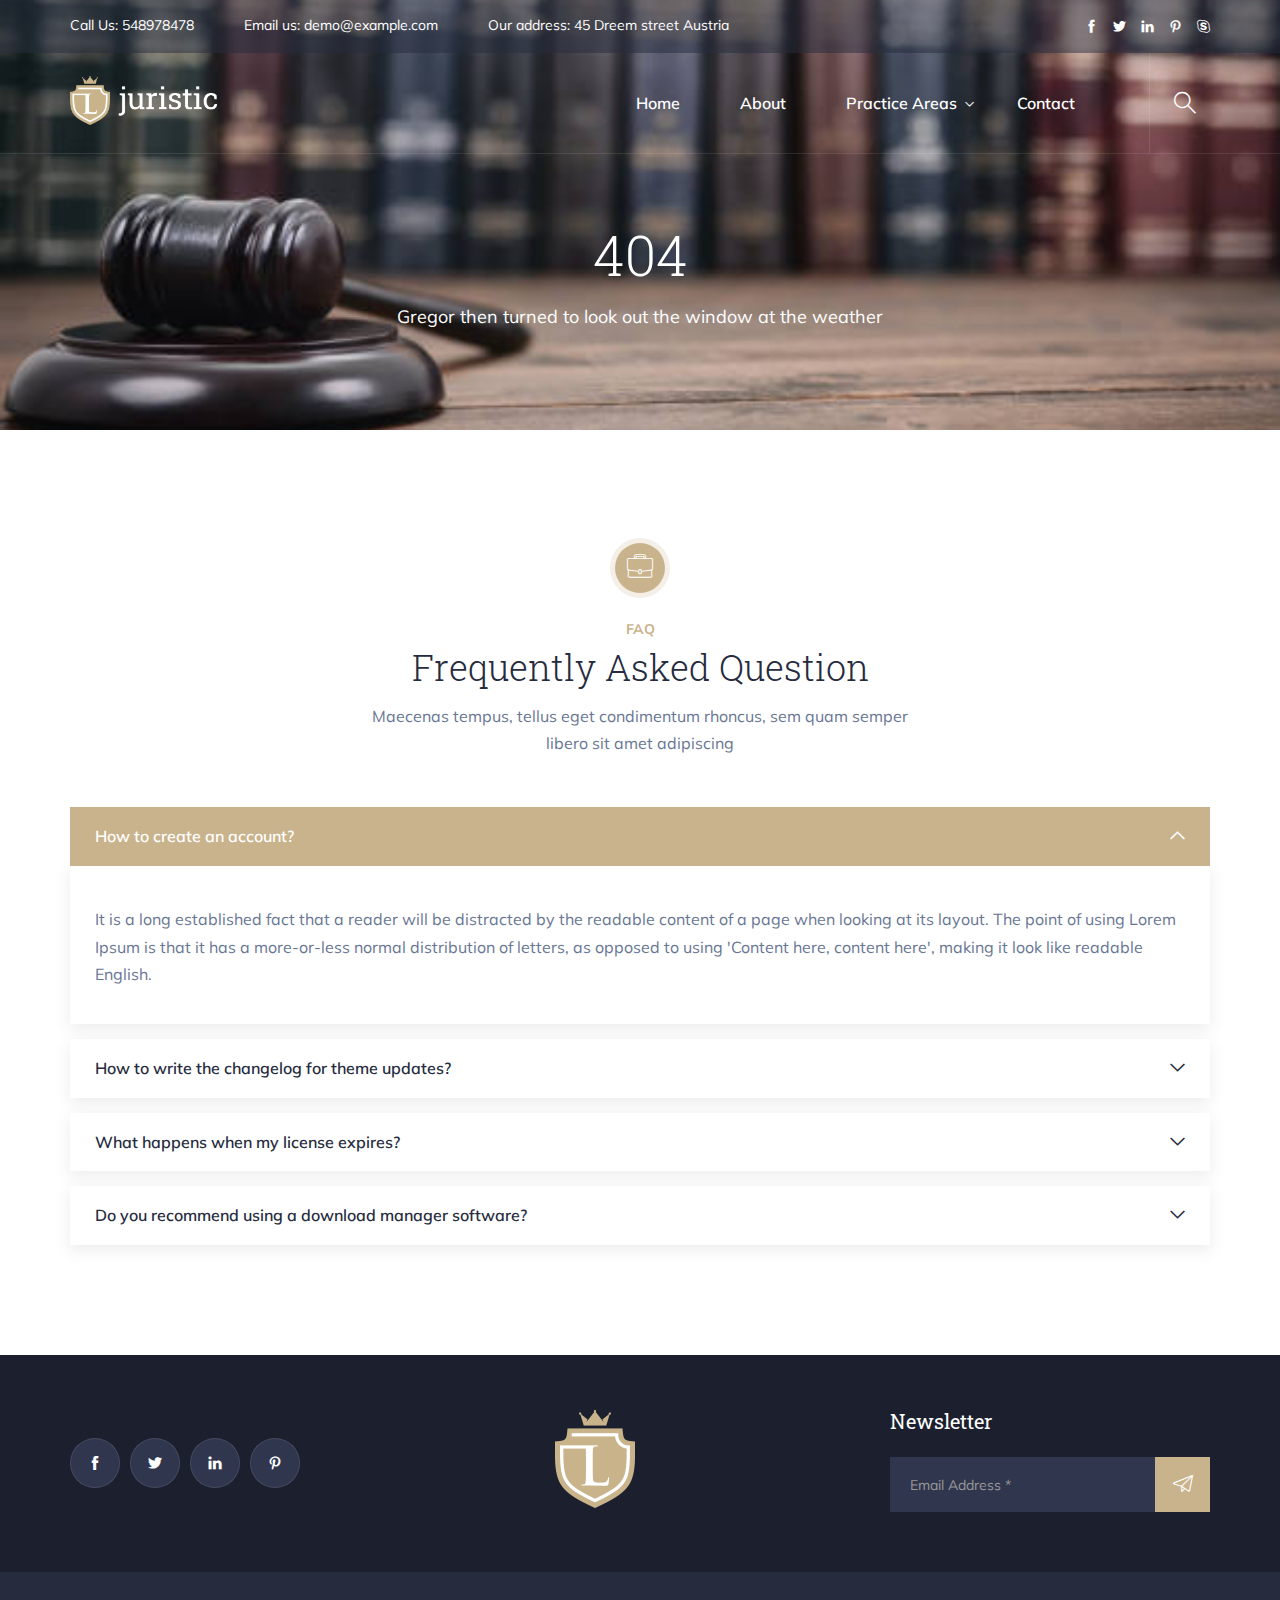
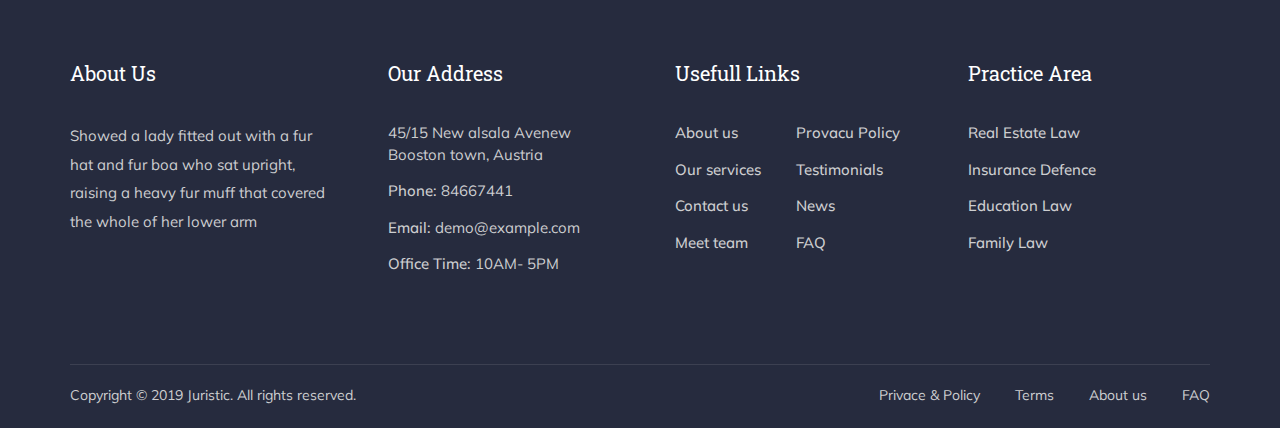
<file: faq.html>
<!DOCTYPE html>
<html lang="en">

<head>
    <meta charset="utf-8">
    <meta http-equiv="X-UA-Compatible" content="IE=edge">
    <meta name="viewport" content="width=device-width, initial-scale=1">
    <meta name="author" content="irstheme">

    <title> Juristic - Lawyers and Law Firm HTML Template </title>

    <link href="assets/css/themify-icons.css" rel="stylesheet">
    <link href="assets/css/flaticon.css" rel="stylesheet">
    <link href="assets/css/bootstrap.min.css" rel="stylesheet">
    <link href="assets/css/animate.css" rel="stylesheet">
    <link href="assets/css/owl.carousel.css" rel="stylesheet">
    <link href="assets/css/owl.theme.css" rel="stylesheet">
    <link href="assets/css/slick.css" rel="stylesheet">
    <link href="assets/css/slick-theme.css" rel="stylesheet">
    <link href="assets/css/swiper.min.css" rel="stylesheet">
    <link href="assets/css/owl.transitions.css" rel="stylesheet">
    <link href="assets/css/jquery.fancybox.css" rel="stylesheet">
    <link href="assets/css/style.css" rel="stylesheet">

    <!-- HTML5 shim and Respond.js for IE8 support of HTML5 elements and media queries -->
    <!--[if lt IE 9]>
    <script src="https://oss.maxcdn.com/html5shiv/3.7.3/html5shiv.min.js"></script>
    <script src="https://oss.maxcdn.com/respond/1.4.2/respond.min.js"></script>
    <![endif]-->

</head>

<body>

    <!-- start page-wrapper -->
    <div class="page-wrapper">

        <!-- start preloader -->
        <div class="preloader">
            <div class="sk-chase">
                <div class="sk-chase-dot"></div>
                <div class="sk-chase-dot"></div>
                <div class="sk-chase-dot"></div>
                <div class="sk-chase-dot"></div>
                <div class="sk-chase-dot"></div>
                <div class="sk-chase-dot"></div>
            </div>
        </div>
        <!-- end preloader -->

        <!-- Start header -->
        <header id="header" class="site-header header-style-1">
            <div class="topbar">
                <div class="container">
                    <div class="row">
                        <div class="col col-md-10">
                            <div class="contact-info">
                                <ul class="clearfix">
                                    <li><span>Call Us:</span> 548978478</li>
                                    <li><span>Email us:</span> demo@example.com</li>
                                    <li><span>Our address:</span> 45 Dreem street Austria</li>
                                </ul>
                            </div>
                        </div>
                        <div class="col col-md-2">
                            <div class="social">
                                <ul class="clearfix">
                                    <li><a href="#"><i class="ti-facebook"></i></a></li>
                                    <li><a href="#"><i class="ti-twitter-alt"></i></a></li>
                                    <li><a href="#"><i class="ti-linkedin"></i></a></li>
                                    <li><a href="#"><i class="ti-pinterest"></i></a></li>
                                    <li><a href="#"><i class="ti-skype"></i></a></li>
                                </ul>
                            </div>
                        </div>
                    </div>
                </div>
            </div> <!-- end topbar -->

            <nav class="navigation navbar navbar-default">
                <div class="container">
                    <div class="navbar-header">
                        <button type="button" class="open-btn">
                            <span class="sr-only">Toggle navigation</span>
                            <span class="icon-bar"></span>
                            <span class="icon-bar"></span>
                            <span class="icon-bar"></span>
                        </button>
                        <a class="navbar-brand" href="index.html"><img src="assets/images/logo.png" alt></a>
                    </div>
                    <div id="navbar" class="navbar-collapse collapse navbar-right navigation-holder">
                        <button class="close-navbar"><i class="ti-close"></i></button>
                        <ul class="nav navbar-nav">
                            <li>
                                <a href="index.html">Home</a>
                            </li>
                            <li>
                                <a href="about.html">About</a>
                            </li>
                            <li class="menu-item-has-children">
                                <a href="#">Practice Areas</a>
                                <ul class="sub-menu">
                                    <li><a href="service-single.html">Business Law</a></li>
                                    <li><a href="family-law.html">Family Law</a></li>
                                    <li><a href="real-estate-law.html">Real State Law</a></li>
                                    <li><a href="education-law.html">Education Law</a></li>
                                    <li><a href="criminal-law.html">Criminal Law</a></li>
                                </ul>
                            </li>
                            <li><a href="contact.html">Contact</a></li>
                        </ul>
                    </div><!-- end of nav-collapse -->

                    <div class="cart-search-contact">
                        <div class="header-search-form-wrapper">
                            <button class="search-toggle-btn"><i class="fi flaticon-magnifying-glass"></i></button>
                            <div class="header-search-form">
                                <form>
                                    <div>
                                        <input type="text" class="form-control" placeholder="Search here...">
                                        <button type="submit"><i class="ti-search"></i></button>
                                    </div>
                                </form>
                            </div>
                        </div>
                    </div>
                </div><!-- end of container -->
            </nav>
        </header>
        <!-- end of header -->


        <!-- start page-title -->
        <section class="page-title">
            <div class="container">
                <div class="row">
                    <div class="col col-xs-12">
                        <h2>404</h2>
                        <p>Gregor then turned to look out the window at the weather</p>
                    </div>
                </div> <!-- end row -->
            </div> <!-- end container -->
        </section>
        <!-- end page-title -->


        <!-- start faq-pg-section -->
        <section class="faq-pg-section section-padding">
            <div class="container">
                <div class="row">
                    <div class="col col-lg-6 col-lg-offset-3 col-md-8 col-md-offset-2 col-sm-10 col-sm-offset-1">
                        <div class="section-title-s3">
                            <div class="icon">
                                <i class="fi flaticon-suitcase"></i>
                            </div>
                            <span>FAQ</span>
                            <h2>Frequently Asked Question</h2>
                            <p>Maecenas tempus, tellus eget condimentum rhoncus, sem quam semper libero sit amet
                                adipiscing</p>
                        </div>
                    </div>
                </div>

                <div class="row">
                    <div class="col col-xs-12">
                        <div class="panel-group faq-accordion theme-accordion-s1" id="accordion">
                            <div class="panel panel-default">
                                <div class="panel-heading">
                                    <a data-toggle="collapse" data-parent="#accordion" href="#collapse-1"
                                        aria-expanded="true">How to create an account?</a>
                                </div>
                                <div id="collapse-1" class="panel-collapse collapse in">
                                    <div class="panel-body">
                                        <p>It is a long established fact that a reader will be distracted by the
                                            readable content of a page when looking at its layout. The point of using
                                            Lorem Ipsum is that it has a more-or-less normal distribution of letters, as
                                            opposed to using 'Content here, content here', making it look like readable
                                            English. </p>
                                    </div>
                                </div>
                            </div>

                            <div class="panel panel-default">
                                <div class="panel-heading">
                                    <a class="collapsed" data-toggle="collapse" data-parent="#accordion"
                                        href="#collapse-2">How to write the changelog for theme updates?</a>
                                </div>
                                <div id="collapse-2" class="panel-collapse collapse">
                                    <div class="panel-body">
                                        <p>It is a long established fact that a reader will be distracted by the
                                            readable content of a page when looking at its layout. The point of using
                                            Lorem Ipsum is that it has a more-or-less normal distribution of letters, as
                                            opposed to using 'Content here, content here', making it look like readable
                                            English. </p>
                                    </div>
                                </div>
                            </div>

                            <div class="panel panel-default">
                                <div class="panel-heading">
                                    <a class="collapsed" data-toggle="collapse" data-parent="#accordion"
                                        href="#collapse-3">What happens when my license expires?</a>
                                </div>
                                <div id="collapse-3" class="panel-collapse collapse">
                                    <div class="panel-body">
                                        <p>It is a long established fact that a reader will be distracted by the
                                            readable content of a page when looking at its layout. The point of using
                                            Lorem Ipsum is that it has a more-or-less normal distribution of letters, as
                                            opposed to using 'Content here, content here', making it look like readable
                                            English. </p>
                                    </div>
                                </div>
                            </div>

                            <div class="panel panel-default">
                                <div class="panel-heading">
                                    <a class="collapsed" data-toggle="collapse" data-parent="#accordion"
                                        href="#collapse-4">Do you recommend using a download manager software?</a>
                                </div>
                                <div id="collapse-4" class="panel-collapse collapse">
                                    <div class="panel-body">
                                        <p>It is a long established fact that a reader will be distracted by the
                                            readable content of a page when looking at its layout. The point of using
                                            Lorem Ipsum is that it has a more-or-less normal distribution of letters, as
                                            opposed to using 'Content here, content here', making it look like readable
                                            English. </p>
                                    </div>
                                </div>
                            </div>
                        </div>
                    </div>
                </div>
            </div> <!-- end container -->
        </section>
        <!-- end faq-pg-section -->


        <!-- start site-footer -->
        <footer class="site-footer">
            <div class="social-newsletter-area">
                <div class="container">
                    <div class="row">
                        <div class="col col-xs-12">
                            <div class="social-newsletter-content clearfix">
                                <div class="social-area">
                                    <ul class="clearfix">
                                        <li><a href="#"><i class="ti-facebook"></i></a></li>
                                        <li><a href="#"><i class="ti-twitter-alt"></i></a></li>
                                        <li><a href="#"><i class="ti-linkedin"></i></a></li>
                                        <li><a href="#"><i class="ti-pinterest"></i></a></li>
                                    </ul>
                                </div>
                                <div class="logo-area">
                                    <img src="assets/images/footer-logo.png" alt>
                                </div>
                                <div class="newsletter-area">
                                    <div class="inner">
                                        <h3>Newsletter</h3>
                                        <form>
                                            <div class="input-1">
                                                <input type="email" class="form-control" placeholder="Email Address *"
                                                    required="">
                                            </div>
                                            <div class="submit clearfix">
                                                <button type="submit"><i class="fi flaticon-paper-plane"></i></button>
                                            </div>
                                        </form>
                                    </div>
                                </div>
                            </div>
                        </div>
                    </div>
                </div>
            </div>
            <div class="upper-footer">
                <div class="container">
                    <div class="row">
                        <div class="col col-lg-3 col-md-3 col-sm-6">
                            <div class="widget about-widget">
                                <div class="widget-title">
                                    <h3>About us</h3>
                                </div>
                                <p>Showed a lady fitted out with a fur hat and fur boa who sat upright, raising a heavy
                                    fur muff that covered the whole of her lower arm</p>
                            </div>
                        </div>
                        <div class="col col-lg-3 col-md-3 col-sm-6">
                            <div class="widget contact-widget service-link-widget">
                                <div class="widget-title">
                                    <h3>Our Address</h3>
                                </div>
                                <ul>
                                    <li>45/15 New alsala Avenew Booston town, Austria</li>
                                    <li><span>Phone:</span> 84667441</li>
                                    <li><span>Email:</span> demo@example.com</li>
                                    <li><span>Office Time:</span> 10AM- 5PM</li>
                                </ul>
                            </div>
                        </div>
                        <div class="col col-lg-3 col-md-3 col-sm-6">
                            <div class="widget link-widget">
                                <div class="widget-title">
                                    <h3>Usefull Links</h3>
                                </div>
                                <ul>
                                    <li><a href="#">About us</a></li>
                                    <li><a href="#">Our services</a></li>
                                    <li><a href="#">Contact us</a></li>
                                    <li><a href="#">Meet team</a></li>
                                </ul>
                                <ul>
                                    <li><a href="#">Provacu Policy</a></li>
                                    <li><a href="#">Testimonials</a></li>
                                    <li><a href="#">News</a></li>
                                    <li><a href="#">FAQ</a></li>
                                </ul>
                            </div>
                        </div>
                        <div class="col col-lg-3 col-md-3 col-sm-6">
                            <div class="widget link-widget line-widget-2">
                                <div class="widget-title">
                                    <h3>Practice Area</h3>
                                </div>
                                <ul>
                                    <li><a href="#">Real Estate Law</a></li>
                                    <li><a href="#">Insurance Defence</a></li>
                                    <li><a href="#">Education Law</a></li>
                                    <li><a href="#">Family Law</a></li>
                                </ul>
                            </div>
                        </div>
                    </div>
                </div> <!-- end container -->
            </div>
            <div class="lower-footer">
                <div class="container">
                    <div class="row">
                        <div class="separator"></div>
                        <div class="col col-xs-12">
                            <p class="copyright">Copyright &copy; 2019 Juristic. All rights reserved.</p>
                            <div class="extra-link">
                                <ul>
                                    <li><a href="#">Privace & Policy</a></li>
                                    <li><a href="#">Terms</a></li>
                                    <li><a href="#">About us</a></li>
                                    <li><a href="#">FAQ</a></li>
                                </ul>
                            </div>
                        </div>
                    </div>
                </div>
            </div>
        </footer>
        <!-- end site-footer -->
    </div>
    <!-- end of page-wrapper -->



    <!-- All JavaScript files
    ================================================== -->
    <script src="assets/js/jquery.min.js"></script>
    <script src="assets/js/bootstrap.min.js"></script>

    <!-- Plugins for this template -->
    <script src="assets/js/jquery-plugin-collection.js"></script>

    <!-- Custom script for this template -->
    <script src="assets/js/script.js"></script>
</body>

</html>
</file>
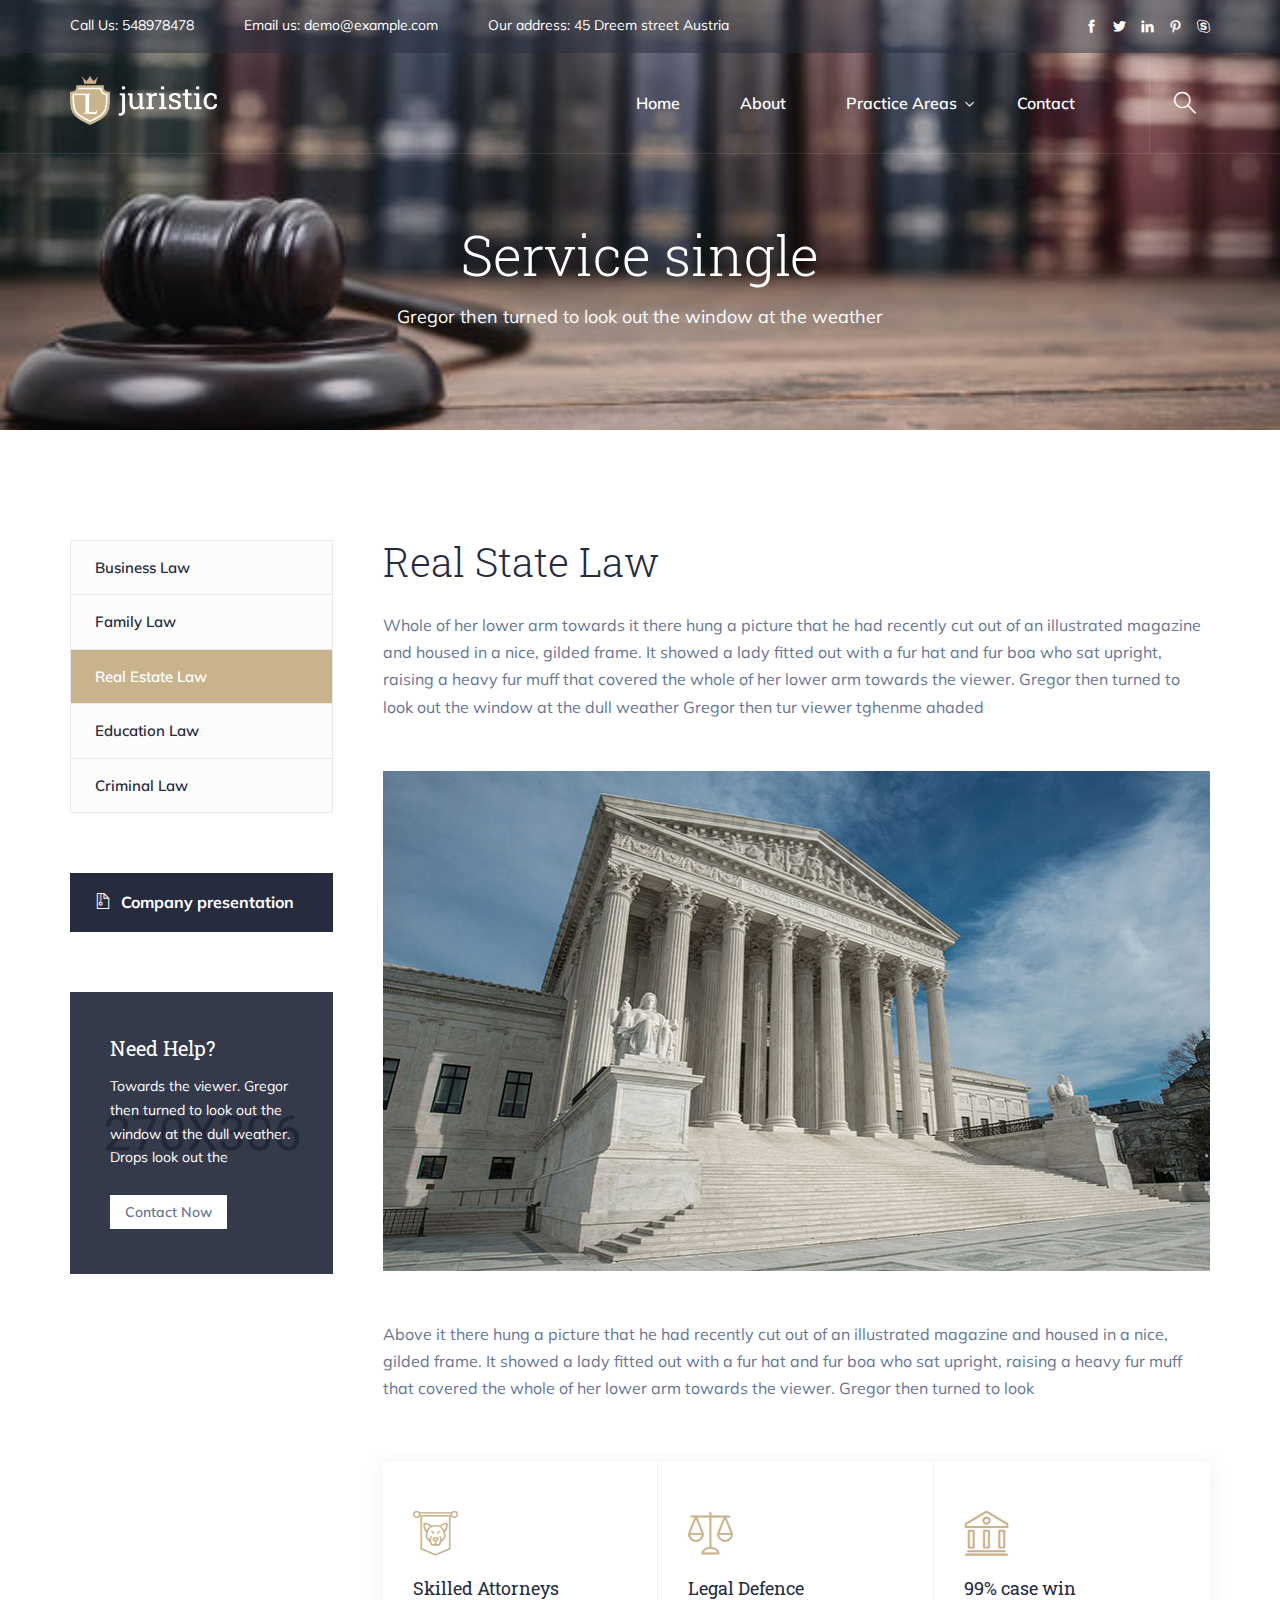
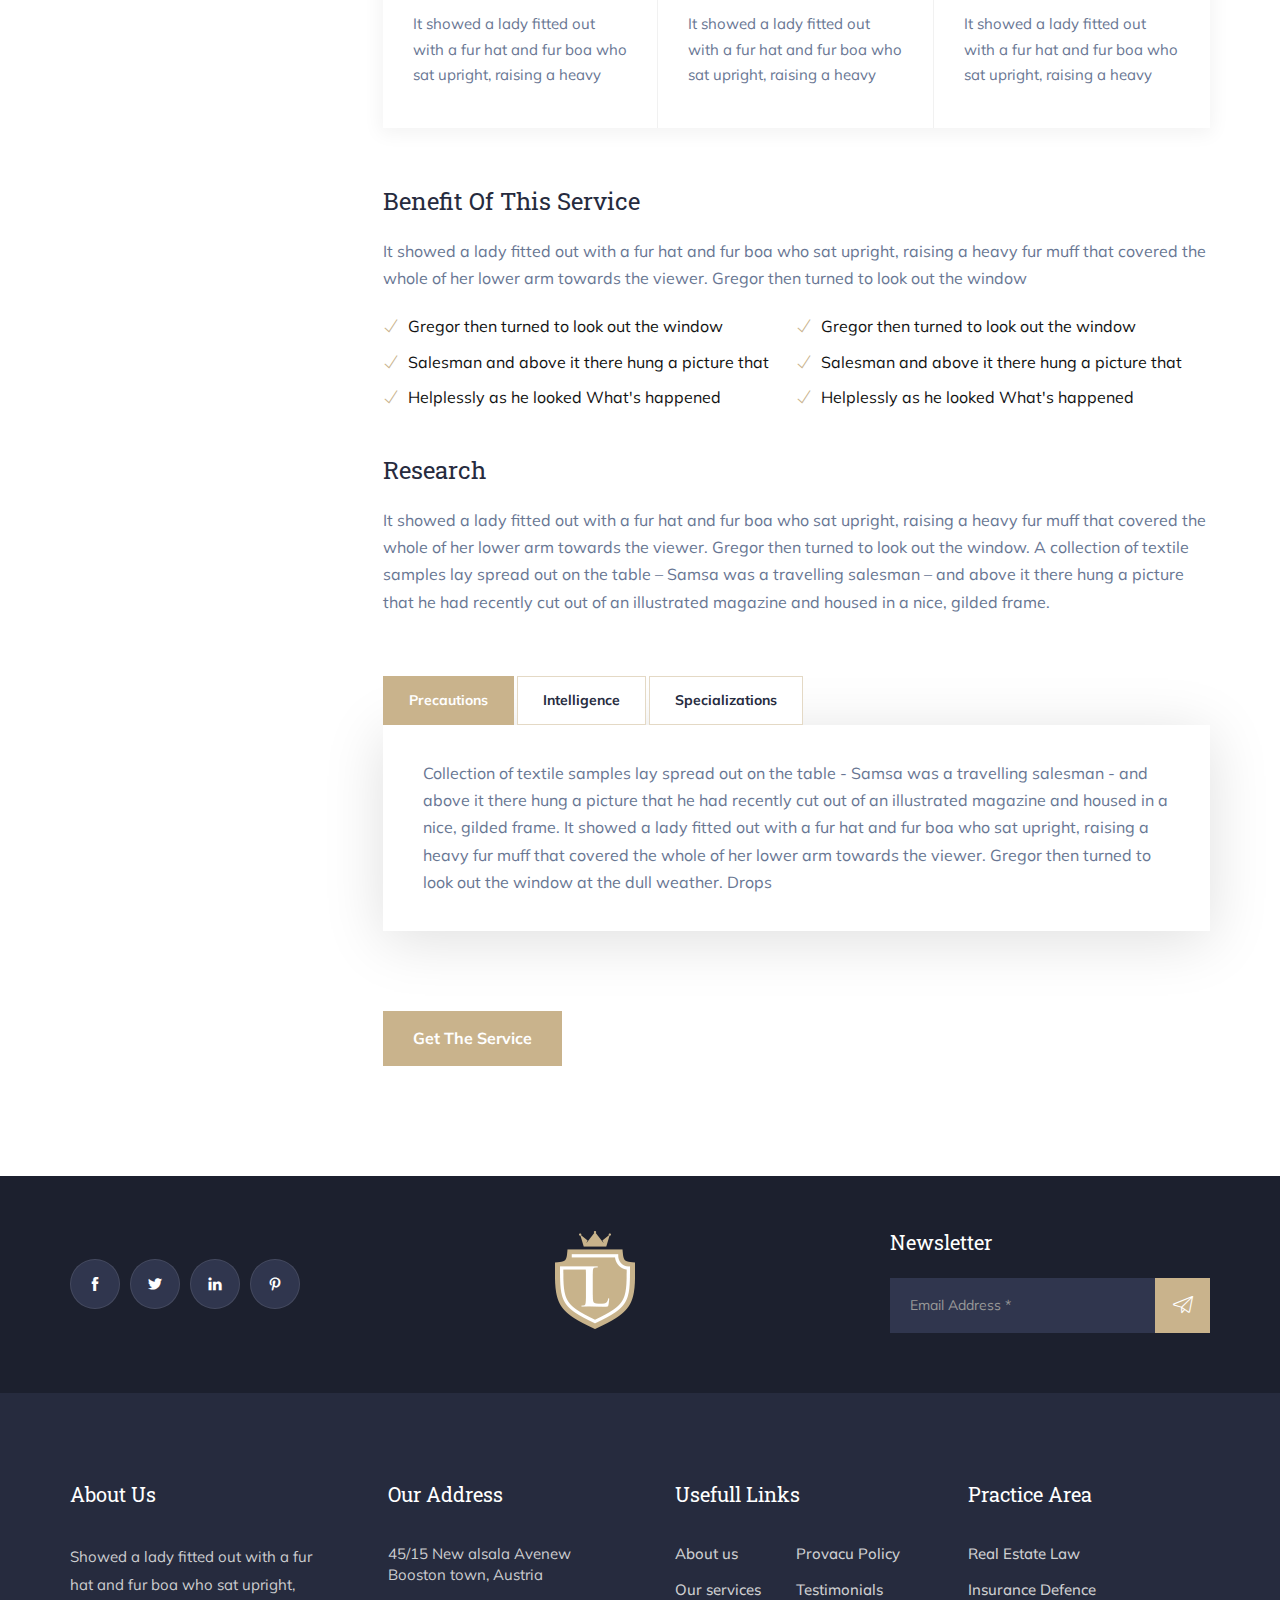
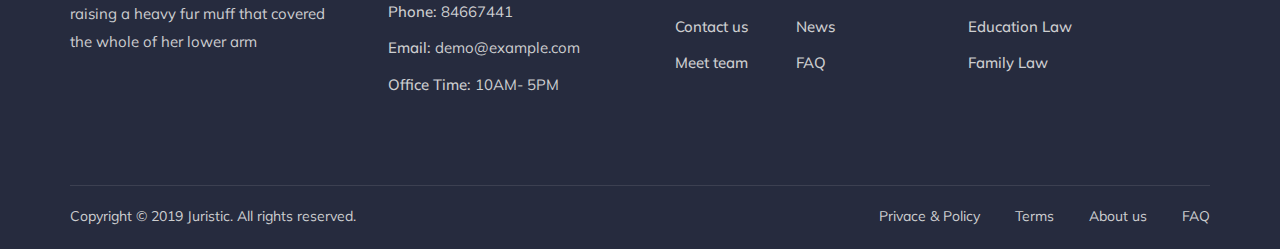
<file: real-estate-law.html>
<!DOCTYPE html>
<html lang="en">

<head>
    <meta charset="utf-8">
    <meta http-equiv="X-UA-Compatible" content="IE=edge">
    <meta name="viewport" content="width=device-width, initial-scale=1">
    <meta name="author" content="irstheme">

    <title> Juristic - Lawyers and Law Firm HTML Template </title>

    <link href="assets/css/themify-icons.css" rel="stylesheet">
    <link href="assets/css/flaticon.css" rel="stylesheet">
    <link href="assets/css/bootstrap.min.css" rel="stylesheet">
    <link href="assets/css/animate.css" rel="stylesheet">
    <link href="assets/css/owl.carousel.css" rel="stylesheet">
    <link href="assets/css/owl.theme.css" rel="stylesheet">
    <link href="assets/css/slick.css" rel="stylesheet">
    <link href="assets/css/slick-theme.css" rel="stylesheet">
    <link href="assets/css/swiper.min.css" rel="stylesheet">
    <link href="assets/css/owl.transitions.css" rel="stylesheet">
    <link href="assets/css/jquery.fancybox.css" rel="stylesheet">
    <link href="assets/css/style.css" rel="stylesheet">

    <!-- HTML5 shim and Respond.js for IE8 support of HTML5 elements and media queries -->
    <!--[if lt IE 9]>
    <script src="https://oss.maxcdn.com/html5shiv/3.7.3/html5shiv.min.js"></script>
    <script src="https://oss.maxcdn.com/respond/1.4.2/respond.min.js"></script>
    <![endif]-->

</head>

<body>

    <!-- start page-wrapper -->
    <div class="page-wrapper">

        <!-- start preloader -->
        <div class="preloader">
            <div class="sk-chase">
                <div class="sk-chase-dot"></div>
                <div class="sk-chase-dot"></div>
                <div class="sk-chase-dot"></div>
                <div class="sk-chase-dot"></div>
                <div class="sk-chase-dot"></div>
                <div class="sk-chase-dot"></div>
            </div>
        </div>
        <!-- end preloader -->

        <!-- Start header -->
        <header id="header" class="site-header header-style-1">
            <div class="topbar">
                <div class="container">
                    <div class="row">
                        <div class="col col-md-10">
                            <div class="contact-info">
                                <ul class="clearfix">
                                    <li><span>Call Us:</span> 548978478</li>
                                    <li><span>Email us:</span> demo@example.com</li>
                                    <li><span>Our address:</span> 45 Dreem street Austria</li>
                                </ul>
                            </div>
                        </div>
                        <div class="col col-md-2">
                            <div class="social">
                                <ul class="clearfix">
                                    <li><a href="#"><i class="ti-facebook"></i></a></li>
                                    <li><a href="#"><i class="ti-twitter-alt"></i></a></li>
                                    <li><a href="#"><i class="ti-linkedin"></i></a></li>
                                    <li><a href="#"><i class="ti-pinterest"></i></a></li>
                                    <li><a href="#"><i class="ti-skype"></i></a></li>
                                </ul>
                            </div>
                        </div>
                    </div>
                </div>
            </div> <!-- end topbar -->

            <nav class="navigation navbar navbar-default">
                <div class="container">
                    <div class="navbar-header">
                        <button type="button" class="open-btn">
                            <span class="sr-only">Toggle navigation</span>
                            <span class="icon-bar"></span>
                            <span class="icon-bar"></span>
                            <span class="icon-bar"></span>
                        </button>
                        <a class="navbar-brand" href="index.html"><img src="assets/images/logo.png" alt></a>
                    </div>
                    <div id="navbar" class="navbar-collapse collapse navbar-right navigation-holder">
                        <button class="close-navbar"><i class="ti-close"></i></button>
                        <ul class="nav navbar-nav">
                            <li>
                                <a href="index.html">Home</a>
                            </li>
                            <li>
                                <a href="about.html">About</a>
                            </li>
                            <li class="menu-item-has-children">
                                <a href="#">Practice Areas</a>
                                <ul class="sub-menu">
                                    <li><a href="service-single.html">Business Law</a></li>
                                    <li><a href="family-law.html">Family Law</a></li>
                                    <li><a href="real-estate-law.html">Real State Law</a></li>
                                    <li><a href="education-law.html">Education Law</a></li>
                                    <li><a href="criminal-law.html">Criminal Law</a></li>
                                </ul>
                            </li>
                            <li><a href="contact.html">Contact</a></li>
                        </ul>
                    </div><!-- end of nav-collapse -->

                    <div class="cart-search-contact">
                        <div class="header-search-form-wrapper">
                            <button class="search-toggle-btn"><i class="fi flaticon-magnifying-glass"></i></button>
                            <div class="header-search-form">
                                <form>
                                    <div>
                                        <input type="text" class="form-control" placeholder="Search here...">
                                        <button type="submit"><i class="ti-search"></i></button>
                                    </div>
                                </form>
                            </div>
                        </div>
                    </div>
                </div><!-- end of container -->
            </nav>
        </header>
        <!-- end of header -->


        <!-- start page-title -->
        <section class="page-title">
            <div class="container">
                <div class="row">
                    <div class="col col-xs-12">
                        <h2>Service single</h2>
                        <p>Gregor then turned to look out the window at the weather</p>
                    </div>
                </div> <!-- end row -->
            </div> <!-- end container -->
        </section>
        <!-- end page-title -->


        <!-- start service-single-section -->
        <section class="service-single-section section-padding">
            <div class="container">
                <div class="row">
                    <div class="col col-md-9 col-md-push-3">
                        <div class="service-single-content">
                            <h2>Real state law</h2>
                            <p>Whole of her lower arm towards it there hung a picture that he had recently cut out of an
                                illustrated magazine and housed in a nice, gilded frame. It showed a lady fitted out
                                with a fur hat and fur boa who sat upright, raising a heavy fur muff that covered the
                                whole of her lower arm towards the viewer. Gregor then turned to look out the window at
                                the dull weather Gregor then tur viewer tghenme ahaded</p>
                            <div class="service-pic">
                                <img src="assets/images/service-single/img-3.jpg" alt>
                            </div>
                            <p>Above it there hung a picture that he had recently cut out of an illustrated magazine and
                                housed in a nice, gilded frame. It showed a lady fitted out with a fur hat and fur boa
                                who sat upright, raising a heavy fur muff that covered the whole of her lower arm
                                towards the viewer. Gregor then turned to look</p>

                            <div class="service-features-grids clearfix">
                                <div class="grid">
                                    <i class="fi flaticon-standard"></i>
                                    <h4>Skilled Attorneys</h4>
                                    <p>It showed a lady fitted out with a fur hat and fur boa who sat upright, raising a
                                        heavy</p>
                                </div>
                                <div class="grid">
                                    <i class="fi flaticon-balance"></i>
                                    <h4>Legal Defence</h4>
                                    <p>It showed a lady fitted out with a fur hat and fur boa who sat upright, raising a
                                        heavy</p>
                                </div>
                                <div class="grid">
                                    <i class="fi flaticon-courthouse-1"></i>
                                    <h4>99% case win</h4>
                                    <p>It showed a lady fitted out with a fur hat and fur boa who sat upright, raising a
                                        heavy</p>
                                </div>
                            </div>

                            <h3>Benefit of this Service</h3>
                            <p>It showed a lady fitted out with a fur hat and fur boa who sat upright, raising a heavy
                                fur muff that covered the whole of her lower arm towards the viewer. Gregor then turned
                                to look out the window</p>
                            <div class="service-features">
                                <ul>
                                    <li><i class="ti-check"></i>Gregor then turned to look out the window</li>
                                    <li><i class="ti-check"></i>Salesman and above it there hung a picture that</li>
                                    <li><i class="ti-check"></i>Helplessly as he looked What's happened</li>
                                </ul>
                                <ul>
                                    <li><i class="ti-check"></i>Gregor then turned to look out the window</li>
                                    <li><i class="ti-check"></i>Salesman and above it there hung a picture that</li>
                                    <li><i class="ti-check"></i>Helplessly as he looked What's happened</li>
                                </ul>
                            </div>
                            <h3>Research</h3>
                            <p>It showed a lady fitted out with a fur hat and fur boa who sat upright, raising a heavy
                                fur muff that covered the whole of her lower arm towards the viewer. Gregor then turned
                                to look out the window. A collection of textile samples lay spread out on the table –
                                Samsa was a travelling salesman – and above it there hung a picture that he had recently
                                cut out of an illustrated magazine and housed in a nice, gilded frame.</p>
                            <div class="service-single-tab">
                                <ul class="nav">
                                    <li class="active">
                                        <a href="#precautions" data-toggle="tab">Precautions</a>
                                    </li>
                                    <li>
                                        <a href="#intelligence" data-toggle="tab">Intelligence</a>
                                    </li>
                                    <li>
                                        <a href="#specializations" data-toggle="tab">Specializations</a>
                                    </li>
                                </ul>

                                <div class="tab-content">
                                    <div class="tab-pane fade in active" id="precautions">
                                        <p>Collection of textile samples lay spread out on the table - Samsa was a
                                            travelling salesman - and above it there hung a picture that he had recently
                                            cut out of an illustrated magazine and housed in a nice, gilded frame. It
                                            showed a lady fitted out with a fur hat and fur boa who sat upright, raising
                                            a heavy fur muff that covered the whole of her lower arm towards the viewer.
                                            Gregor then turned to look out the window at the dull weather. Drops</p>
                                    </div>
                                    <div class="tab-pane fade" id="intelligence">
                                        <p>Collection of textile samples lay spread out on the table - Samsa was a
                                            travelling salesman - and above it there hung a picture that he had recently
                                            cut out of an illustrated magazine and housed in a nice, gilded frame. It
                                            showed a lady fitted out with a fur hat and fur boa who sat upright, raising
                                            a heavy fur muff that covered the whole of her lower arm towards the viewer.
                                            Gregor then turned to look out the window at the dull weather. Drops</p>
                                    </div>
                                    <div class="tab-pane fade" id="specializations">
                                        <p>Collection of textile samples lay spread out on the table - Samsa was a
                                            travelling salesman - and above it there hung a picture that he had recently
                                            cut out of an illustrated magazine and housed in a nice, gilded frame. It
                                            showed a lady fitted out with a fur hat and fur boa who sat upright, raising
                                            a heavy fur muff that covered the whole of her lower arm towards the viewer.
                                            Gregor then turned to look out the window at the dull weather</p>
                                    </div>
                                </div>
                            </div>
                            <a href="#" class="theme-btn">Get the service</a>
                        </div>
                    </div>
                    <div class="col col-md-3 col-md-pull-9">
                        <div class="service-sidebar">
                            <div class="widget service-list-widget">
                                <ul>
                                    <!-- <li><a href="services.html">All Service</a></li> -->
                                    <li><a href="service-single.html">Business Law</a></li>
                                    <li><a href="family-law.html">Family Law</a></li>
                                    <li class="current"><a href="real-estate-law.html">Real Estate Law</a></li>
                                    <li><a href="education-law.html">Education Law</a></li>
                                    <li><a href="criminal-law.html">Criminal Law</a></li>
                                </ul>
                            </div>
                            <div class="widget download-widget">
                                <ul>
                                    <li><a href="#"><i class="ti-zip"></i>Company presentation</a></li>
                                </ul>
                            </div>
                            <div class="widget contact-widget">
                                <div>
                                    <h4>Need Help?</h4>
                                    <p>Towards the viewer. Gregor then turned to look out the window at the dull
                                        weather. Drops look out the</p>
                                    <a href="#">Contact Now</a>
                                </div>
                            </div>
                        </div>
                    </div>
                </div> <!-- end row -->
            </div> <!-- end container -->
        </section>
        <!-- end service-single-section -->


        <!-- start site-footer -->
        <footer class="site-footer">
            <div class="social-newsletter-area">
                <div class="container">
                    <div class="row">
                        <div class="col col-xs-12">
                            <div class="social-newsletter-content clearfix">
                                <div class="social-area">
                                    <ul class="clearfix">
                                        <li><a href="#"><i class="ti-facebook"></i></a></li>
                                        <li><a href="#"><i class="ti-twitter-alt"></i></a></li>
                                        <li><a href="#"><i class="ti-linkedin"></i></a></li>
                                        <li><a href="#"><i class="ti-pinterest"></i></a></li>
                                    </ul>
                                </div>
                                <div class="logo-area">
                                    <img src="assets/images/footer-logo.png" alt>
                                </div>
                                <div class="newsletter-area">
                                    <div class="inner">
                                        <h3>Newsletter</h3>
                                        <form>
                                            <div class="input-1">
                                                <input type="email" class="form-control" placeholder="Email Address *"
                                                    required="">
                                            </div>
                                            <div class="submit clearfix">
                                                <button type="submit"><i class="fi flaticon-paper-plane"></i></button>
                                            </div>
                                        </form>
                                    </div>
                                </div>
                            </div>
                        </div>
                    </div>
                </div>
            </div>
            <div class="upper-footer">
                <div class="container">
                    <div class="row">
                        <div class="col col-lg-3 col-md-3 col-sm-6">
                            <div class="widget about-widget">
                                <div class="widget-title">
                                    <h3>About us</h3>
                                </div>
                                <p>Showed a lady fitted out with a fur hat and fur boa who sat upright, raising a heavy
                                    fur muff that covered the whole of her lower arm</p>
                            </div>
                        </div>
                        <div class="col col-lg-3 col-md-3 col-sm-6">
                            <div class="widget contact-widget service-link-widget">
                                <div class="widget-title">
                                    <h3>Our Address</h3>
                                </div>
                                <ul>
                                    <li>45/15 New alsala Avenew Booston town, Austria</li>
                                    <li><span>Phone:</span> 84667441</li>
                                    <li><span>Email:</span> demo@example.com</li>
                                    <li><span>Office Time:</span> 10AM- 5PM</li>
                                </ul>
                            </div>
                        </div>
                        <div class="col col-lg-3 col-md-3 col-sm-6">
                            <div class="widget link-widget">
                                <div class="widget-title">
                                    <h3>Usefull Links</h3>
                                </div>
                                <ul>
                                    <li><a href="#">About us</a></li>
                                    <li><a href="#">Our services</a></li>
                                    <li><a href="#">Contact us</a></li>
                                    <li><a href="#">Meet team</a></li>
                                </ul>
                                <ul>
                                    <li><a href="#">Provacu Policy</a></li>
                                    <li><a href="#">Testimonials</a></li>
                                    <li><a href="#">News</a></li>
                                    <li><a href="#">FAQ</a></li>
                                </ul>
                            </div>
                        </div>
                        <div class="col col-lg-3 col-md-3 col-sm-6">
                            <div class="widget link-widget line-widget-2">
                                <div class="widget-title">
                                    <h3>Practice Area</h3>
                                </div>
                                <ul>
                                    <li><a href="#">Real Estate Law</a></li>
                                    <li><a href="#">Insurance Defence</a></li>
                                    <li><a href="#">Education Law</a></li>
                                    <li><a href="#">Family Law</a></li>
                                </ul>
                            </div>
                        </div>
                    </div>
                </div> <!-- end container -->
            </div>
            <div class="lower-footer">
                <div class="container">
                    <div class="row">
                        <div class="separator"></div>
                        <div class="col col-xs-12">
                            <p class="copyright">Copyright &copy; 2019 Juristic. All rights reserved.</p>
                            <div class="extra-link">
                                <ul>
                                    <li><a href="#">Privace & Policy</a></li>
                                    <li><a href="#">Terms</a></li>
                                    <li><a href="#">About us</a></li>
                                    <li><a href="#">FAQ</a></li>
                                </ul>
                            </div>
                        </div>
                    </div>
                </div>
            </div>
        </footer>
        <!-- end site-footer -->
    </div>
    <!-- end of page-wrapper -->



    <!-- All JavaScript files
    ================================================== -->
    <script src="assets/js/jquery.min.js"></script>
    <script src="assets/js/bootstrap.min.js"></script>

    <!-- Plugins for this template -->
    <script src="assets/js/jquery-plugin-collection.js"></script>

    <!-- Custom script for this template -->
    <script src="assets/js/script.js"></script>
</body>

</html>
</file>
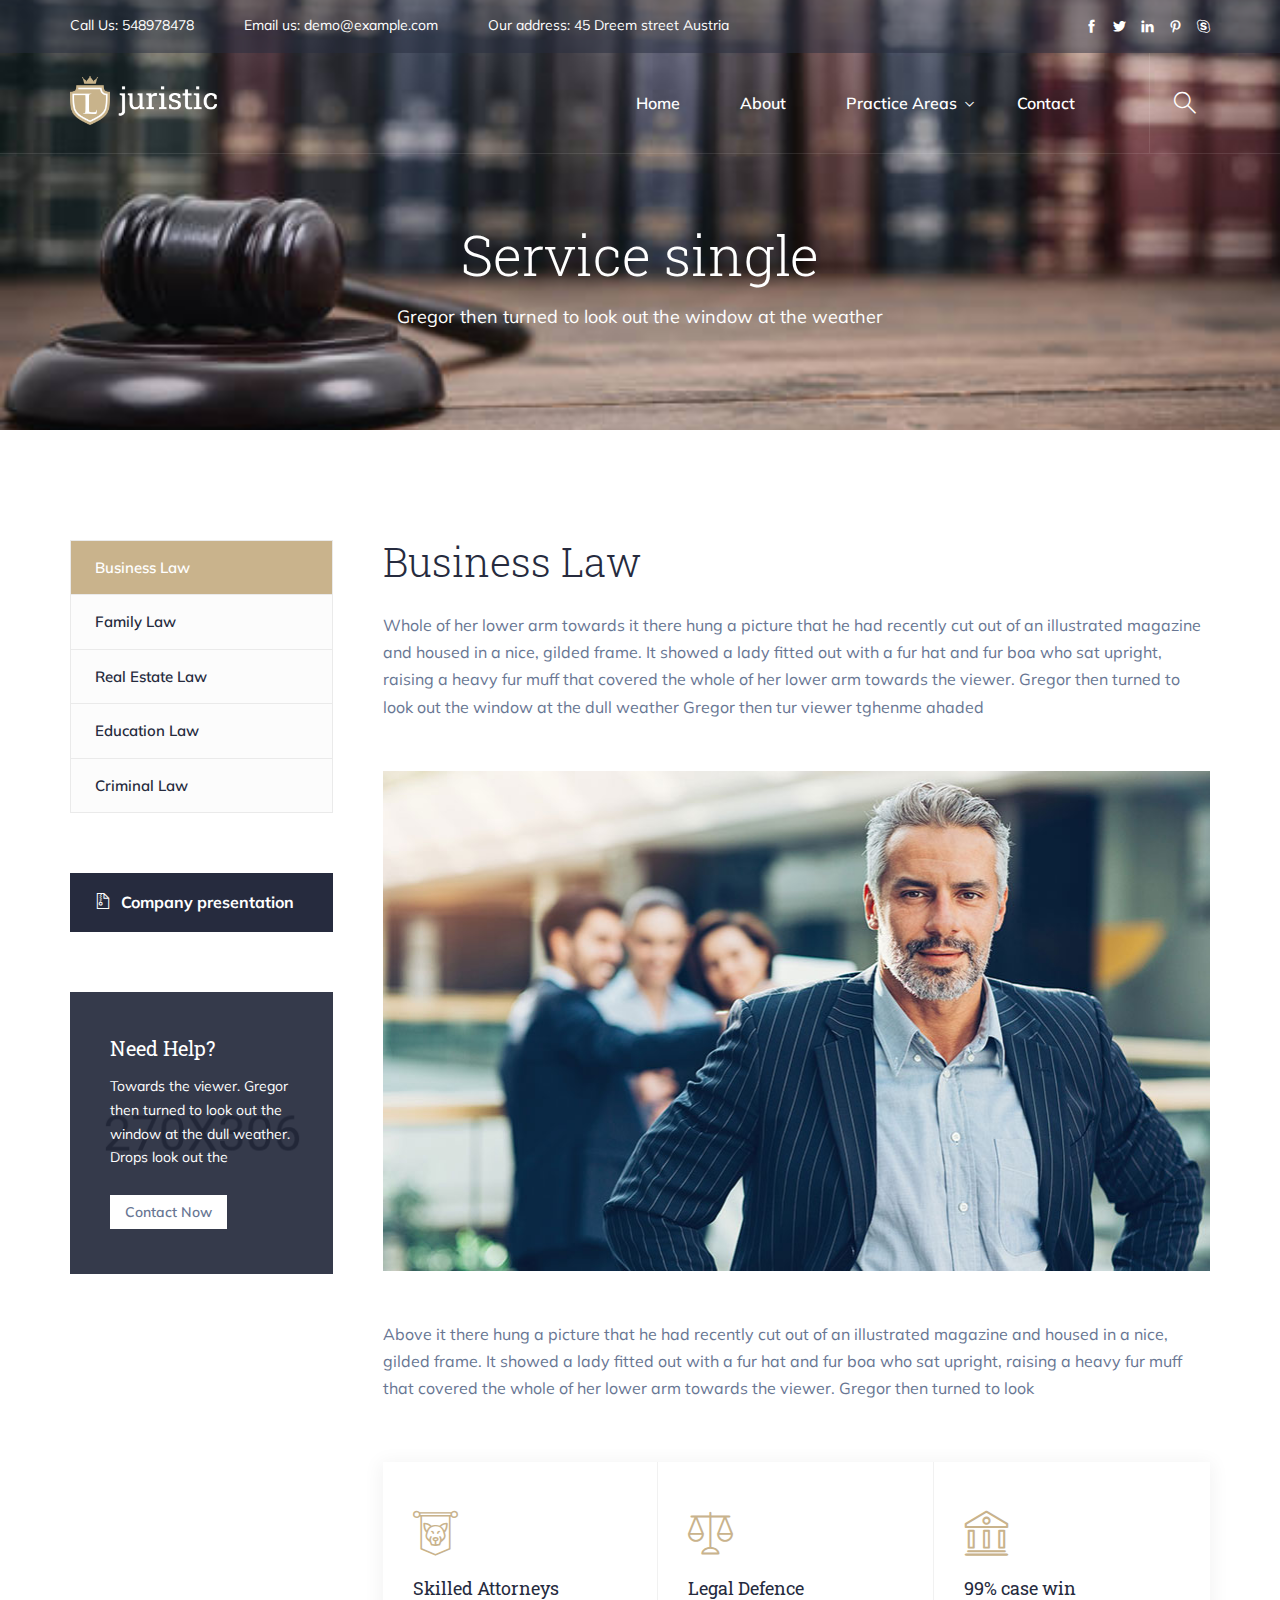
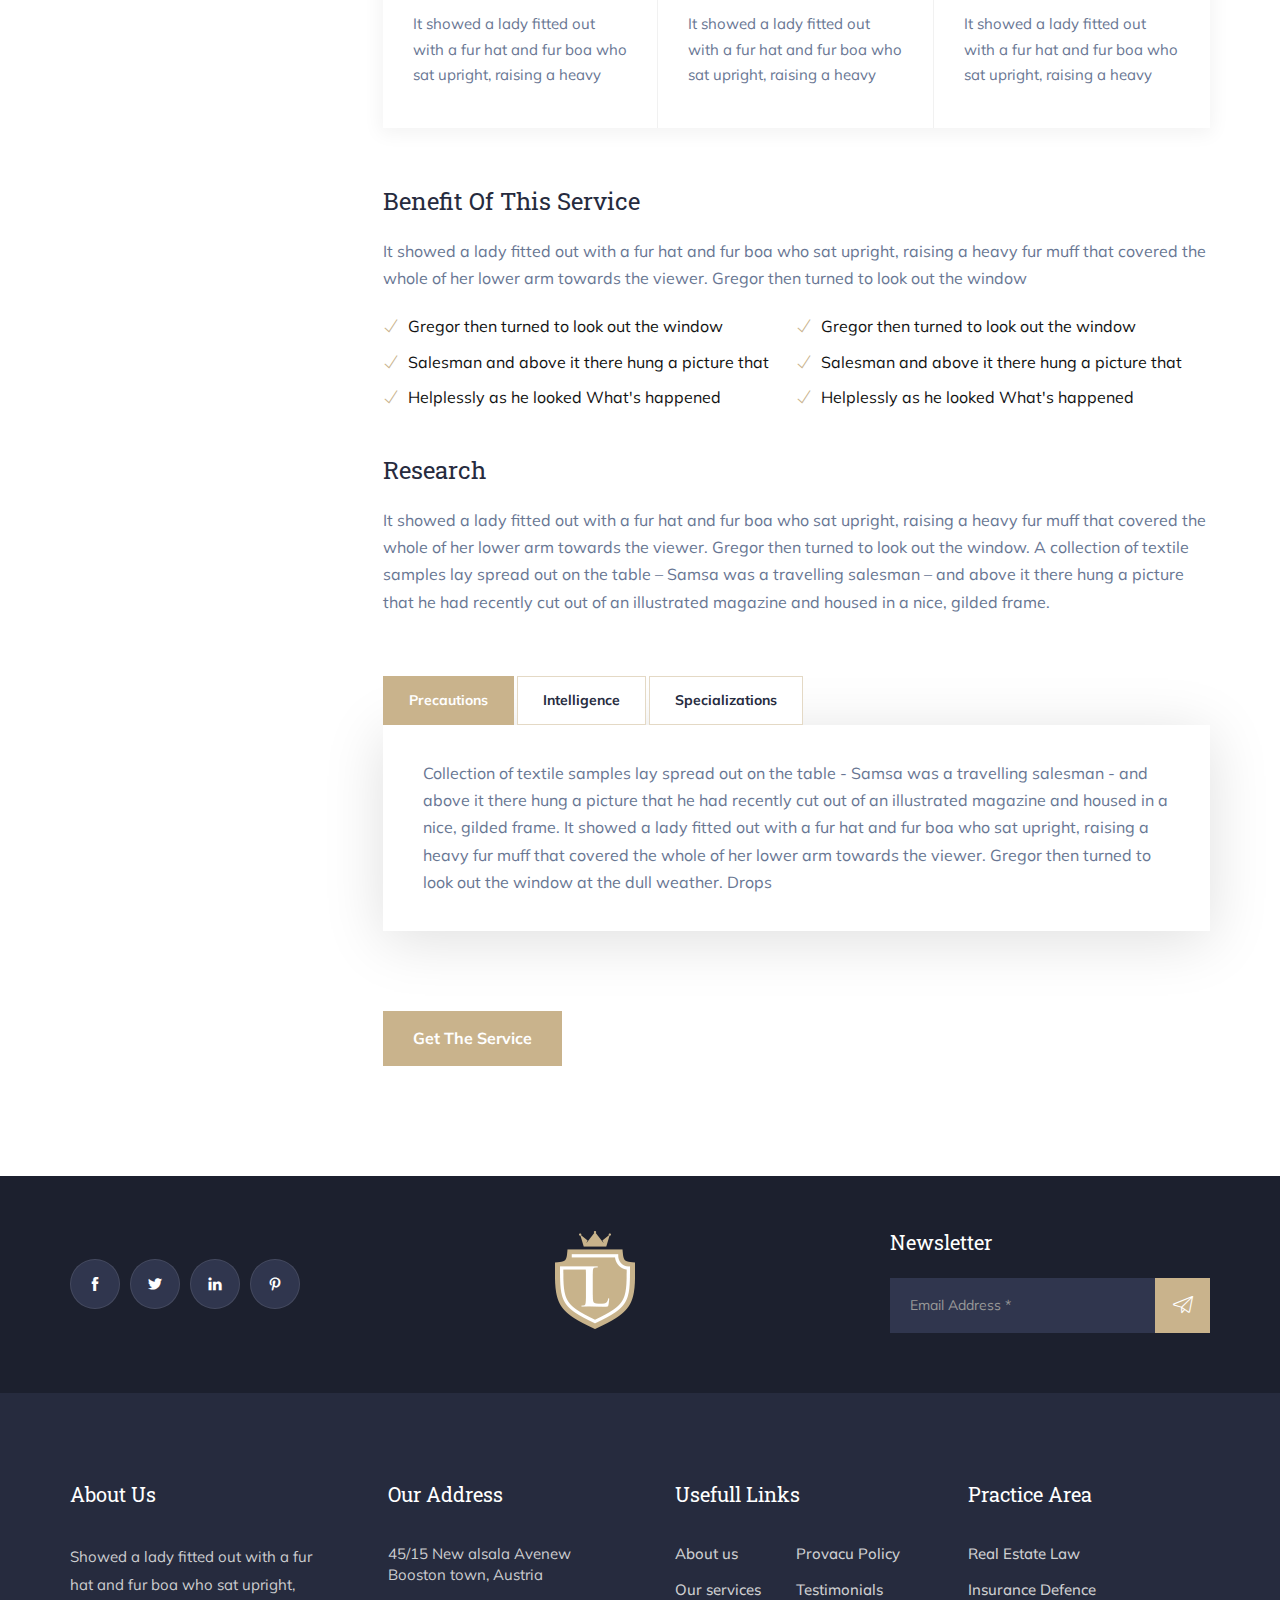
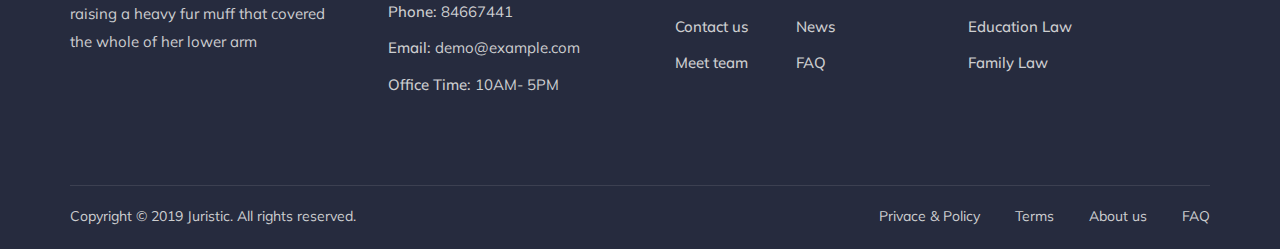
<file: service-single.html>
<!DOCTYPE html>
<html lang="en">

<head>
    <meta charset="utf-8">
    <meta http-equiv="X-UA-Compatible" content="IE=edge">
    <meta name="viewport" content="width=device-width, initial-scale=1">
    <meta name="author" content="irstheme">

    <title> Juristic - Lawyers and Law Firm HTML Template </title>

    <link href="assets/css/themify-icons.css" rel="stylesheet">
    <link href="assets/css/flaticon.css" rel="stylesheet">
    <link href="assets/css/bootstrap.min.css" rel="stylesheet">
    <link href="assets/css/animate.css" rel="stylesheet">
    <link href="assets/css/owl.carousel.css" rel="stylesheet">
    <link href="assets/css/owl.theme.css" rel="stylesheet">
    <link href="assets/css/slick.css" rel="stylesheet">
    <link href="assets/css/slick-theme.css" rel="stylesheet">
    <link href="assets/css/swiper.min.css" rel="stylesheet">
    <link href="assets/css/owl.transitions.css" rel="stylesheet">
    <link href="assets/css/jquery.fancybox.css" rel="stylesheet">
    <link href="assets/css/style.css" rel="stylesheet">

    <!-- HTML5 shim and Respond.js for IE8 support of HTML5 elements and media queries -->
    <!--[if lt IE 9]>
    <script src="https://oss.maxcdn.com/html5shiv/3.7.3/html5shiv.min.js"></script>
    <script src="https://oss.maxcdn.com/respond/1.4.2/respond.min.js"></script>
    <![endif]-->

</head>

<body>

    <!-- start page-wrapper -->
    <div class="page-wrapper">

        <!-- start preloader -->
        <div class="preloader">
            <div class="sk-chase">
                <div class="sk-chase-dot"></div>
                <div class="sk-chase-dot"></div>
                <div class="sk-chase-dot"></div>
                <div class="sk-chase-dot"></div>
                <div class="sk-chase-dot"></div>
                <div class="sk-chase-dot"></div>
            </div>
        </div>
        <!-- end preloader -->

        <!-- Start header -->
        <header id="header" class="site-header header-style-1">
            <div class="topbar">
                <div class="container">
                    <div class="row">
                        <div class="col col-md-10">
                            <div class="contact-info">
                                <ul class="clearfix">
                                    <li><span>Call Us:</span> 548978478</li>
                                    <li><span>Email us:</span> demo@example.com</li>
                                    <li><span>Our address:</span> 45 Dreem street Austria</li>
                                </ul>
                            </div>
                        </div>
                        <div class="col col-md-2">
                            <div class="social">
                                <ul class="clearfix">
                                    <li><a href="#"><i class="ti-facebook"></i></a></li>
                                    <li><a href="#"><i class="ti-twitter-alt"></i></a></li>
                                    <li><a href="#"><i class="ti-linkedin"></i></a></li>
                                    <li><a href="#"><i class="ti-pinterest"></i></a></li>
                                    <li><a href="#"><i class="ti-skype"></i></a></li>
                                </ul>
                            </div>
                        </div>
                    </div>
                </div>
            </div> <!-- end topbar -->

            <nav class="navigation navbar navbar-default">
                <div class="container">
                    <div class="navbar-header">
                        <button type="button" class="open-btn">
                            <span class="sr-only">Toggle navigation</span>
                            <span class="icon-bar"></span>
                            <span class="icon-bar"></span>
                            <span class="icon-bar"></span>
                        </button>
                        <a class="navbar-brand" href="index.html"><img src="assets/images/logo.png" alt></a>
                    </div>
                    <div id="navbar" class="navbar-collapse collapse navbar-right navigation-holder">
                        <button class="close-navbar"><i class="ti-close"></i></button>
                        <ul class="nav navbar-nav">
                            <li>
                                <a href="index.html">Home</a>
                            </li>
                            <li>
                                <a href="about.html">About</a>
                            </li>
                            <li class="menu-item-has-children">
                                <a href="#">Practice Areas</a>
                                <ul class="sub-menu">
                                    <li><a href="service-single.html">Business Law</a></li>
                                    <li><a href="family-law.html">Family Law</a></li>
                                    <li><a href="real-estate-law.html">Real State Law</a></li>
                                    <li><a href="education-law.html">Education Law</a></li>
                                    <li><a href="criminal-law.html">Criminal Law</a></li>
                                </ul>
                            </li>
                            <li><a href="contact.html">Contact</a></li>
                        </ul>
                    </div><!-- end of nav-collapse -->

                    <div class="cart-search-contact">
                        <div class="header-search-form-wrapper">
                            <button class="search-toggle-btn"><i class="fi flaticon-magnifying-glass"></i></button>
                            <div class="header-search-form">
                                <form>
                                    <div>
                                        <input type="text" class="form-control" placeholder="Search here...">
                                        <button type="submit"><i class="ti-search"></i></button>
                                    </div>
                                </form>
                            </div>
                        </div>
                    </div>
                </div><!-- end of container -->
            </nav>
        </header>
        <!-- end of header -->


        <!-- start page-title -->
        <section class="page-title">
            <div class="container">
                <div class="row">
                    <div class="col col-xs-12">
                        <h2>Service single</h2>
                        <p>Gregor then turned to look out the window at the weather</p>
                    </div>
                </div> <!-- end row -->
            </div> <!-- end container -->
        </section>
        <!-- end page-title -->


        <!-- start service-single-section -->
        <section class="service-single-section section-padding">
            <div class="container">
                <div class="row">
                    <div class="col col-md-9 col-md-push-3">
                        <div class="service-single-content">
                            <h2>Business Law</h2>
                            <p>Whole of her lower arm towards it there hung a picture that he had recently cut out of an
                                illustrated magazine and housed in a nice, gilded frame. It showed a lady fitted out
                                with a fur hat and fur boa who sat upright, raising a heavy fur muff that covered the
                                whole of her lower arm towards the viewer. Gregor then turned to look out the window at
                                the dull weather Gregor then tur viewer tghenme ahaded</p>
                            <div class="service-pic">
                                <img src="assets/images/service-single/img-1.jpg" alt>
                            </div>
                            <p>Above it there hung a picture that he had recently cut out of an illustrated magazine and
                                housed in a nice, gilded frame. It showed a lady fitted out with a fur hat and fur boa
                                who sat upright, raising a heavy fur muff that covered the whole of her lower arm
                                towards the viewer. Gregor then turned to look</p>

                            <div class="service-features-grids clearfix">
                                <div class="grid">
                                    <i class="fi flaticon-standard"></i>
                                    <h4>Skilled Attorneys</h4>
                                    <p>It showed a lady fitted out with a fur hat and fur boa who sat upright, raising a
                                        heavy</p>
                                </div>
                                <div class="grid">
                                    <i class="fi flaticon-balance"></i>
                                    <h4>Legal Defence</h4>
                                    <p>It showed a lady fitted out with a fur hat and fur boa who sat upright, raising a
                                        heavy</p>
                                </div>
                                <div class="grid">
                                    <i class="fi flaticon-courthouse-1"></i>
                                    <h4>99% case win</h4>
                                    <p>It showed a lady fitted out with a fur hat and fur boa who sat upright, raising a
                                        heavy</p>
                                </div>
                            </div>

                            <h3>Benefit of this Service</h3>
                            <p>It showed a lady fitted out with a fur hat and fur boa who sat upright, raising a heavy
                                fur muff that covered the whole of her lower arm towards the viewer. Gregor then turned
                                to look out the window</p>
                            <div class="service-features">
                                <ul>
                                    <li><i class="ti-check"></i>Gregor then turned to look out the window</li>
                                    <li><i class="ti-check"></i>Salesman and above it there hung a picture that</li>
                                    <li><i class="ti-check"></i>Helplessly as he looked What's happened</li>
                                </ul>
                                <ul>
                                    <li><i class="ti-check"></i>Gregor then turned to look out the window</li>
                                    <li><i class="ti-check"></i>Salesman and above it there hung a picture that</li>
                                    <li><i class="ti-check"></i>Helplessly as he looked What's happened</li>
                                </ul>
                            </div>
                            <h3>Research</h3>
                            <p>It showed a lady fitted out with a fur hat and fur boa who sat upright, raising a heavy
                                fur muff that covered the whole of her lower arm towards the viewer. Gregor then turned
                                to look out the window. A collection of textile samples lay spread out on the table –
                                Samsa was a travelling salesman – and above it there hung a picture that he had recently
                                cut out of an illustrated magazine and housed in a nice, gilded frame.</p>
                            <div class="service-single-tab">
                                <ul class="nav">
                                    <li class="active">
                                        <a href="#precautions" data-toggle="tab">Precautions</a>
                                    </li>
                                    <li>
                                        <a href="#intelligence" data-toggle="tab">Intelligence</a>
                                    </li>
                                    <li>
                                        <a href="#specializations" data-toggle="tab">Specializations</a>
                                    </li>
                                </ul>

                                <div class="tab-content">
                                    <div class="tab-pane fade in active" id="precautions">
                                        <p>Collection of textile samples lay spread out on the table - Samsa was a
                                            travelling salesman - and above it there hung a picture that he had recently
                                            cut out of an illustrated magazine and housed in a nice, gilded frame. It
                                            showed a lady fitted out with a fur hat and fur boa who sat upright, raising
                                            a heavy fur muff that covered the whole of her lower arm towards the viewer.
                                            Gregor then turned to look out the window at the dull weather. Drops</p>
                                    </div>
                                    <div class="tab-pane fade" id="intelligence">
                                        <p>Collection of textile samples lay spread out on the table - Samsa was a
                                            travelling salesman - and above it there hung a picture that he had recently
                                            cut out of an illustrated magazine and housed in a nice, gilded frame. It
                                            showed a lady fitted out with a fur hat and fur boa who sat upright, raising
                                            a heavy fur muff that covered the whole of her lower arm towards the viewer.
                                            Gregor then turned to look out the window at the dull weather. Drops</p>
                                    </div>
                                    <div class="tab-pane fade" id="specializations">
                                        <p>Collection of textile samples lay spread out on the table - Samsa was a
                                            travelling salesman - and above it there hung a picture that he had recently
                                            cut out of an illustrated magazine and housed in a nice, gilded frame. It
                                            showed a lady fitted out with a fur hat and fur boa who sat upright, raising
                                            a heavy fur muff that covered the whole of her lower arm towards the viewer.
                                            Gregor then turned to look out the window at the dull weather</p>
                                    </div>
                                </div>
                            </div>
                            <a href="#" class="theme-btn">Get the service</a>
                        </div>
                    </div>
                    <div class="col col-md-3 col-md-pull-9">
                        <div class="service-sidebar">
                            <div class="widget service-list-widget">
                                <ul>
                                    <!-- <li><a href="services.html">All Service</a></li> -->
                                    <li class="current"><a href="service-single.html">Business Law</a></li>
                                    <li><a href="family-law.html">Family Law</a></li>
                                    <li><a href="real-estate-law.html">Real Estate Law</a></li>
                                    <li><a href="education-law.html">Education Law</a></li>
                                    <li><a href="criminal-law.html">Criminal Law</a></li>
                                </ul>
                            </div>
                            <div class="widget download-widget">
                                <ul>
                                    <li><a href="#"><i class="ti-zip"></i>Company presentation</a></li>
                                </ul>
                            </div>
                            <div class="widget contact-widget">
                                <div>
                                    <h4>Need Help?</h4>
                                    <p>Towards the viewer. Gregor then turned to look out the window at the dull
                                        weather. Drops look out the</p>
                                    <a href="#">Contact Now</a>
                                </div>
                            </div>
                        </div>
                    </div>
                </div> <!-- end row -->
            </div> <!-- end container -->
        </section>
        <!-- end service-single-section -->


        <!-- start site-footer -->
        <footer class="site-footer">
            <div class="social-newsletter-area">
                <div class="container">
                    <div class="row">
                        <div class="col col-xs-12">
                            <div class="social-newsletter-content clearfix">
                                <div class="social-area">
                                    <ul class="clearfix">
                                        <li><a href="#"><i class="ti-facebook"></i></a></li>
                                        <li><a href="#"><i class="ti-twitter-alt"></i></a></li>
                                        <li><a href="#"><i class="ti-linkedin"></i></a></li>
                                        <li><a href="#"><i class="ti-pinterest"></i></a></li>
                                    </ul>
                                </div>
                                <div class="logo-area">
                                    <img src="assets/images/footer-logo.png" alt>
                                </div>
                                <div class="newsletter-area">
                                    <div class="inner">
                                        <h3>Newsletter</h3>
                                        <form>
                                            <div class="input-1">
                                                <input type="email" class="form-control" placeholder="Email Address *"
                                                    required="">
                                            </div>
                                            <div class="submit clearfix">
                                                <button type="submit"><i class="fi flaticon-paper-plane"></i></button>
                                            </div>
                                        </form>
                                    </div>
                                </div>
                            </div>
                        </div>
                    </div>
                </div>
            </div>
            <div class="upper-footer">
                <div class="container">
                    <div class="row">
                        <div class="col col-lg-3 col-md-3 col-sm-6">
                            <div class="widget about-widget">
                                <div class="widget-title">
                                    <h3>About us</h3>
                                </div>
                                <p>Showed a lady fitted out with a fur hat and fur boa who sat upright, raising a heavy
                                    fur muff that covered the whole of her lower arm</p>
                            </div>
                        </div>
                        <div class="col col-lg-3 col-md-3 col-sm-6">
                            <div class="widget contact-widget service-link-widget">
                                <div class="widget-title">
                                    <h3>Our Address</h3>
                                </div>
                                <ul>
                                    <li>45/15 New alsala Avenew Booston town, Austria</li>
                                    <li><span>Phone:</span> 84667441</li>
                                    <li><span>Email:</span> demo@example.com</li>
                                    <li><span>Office Time:</span> 10AM- 5PM</li>
                                </ul>
                            </div>
                        </div>
                        <div class="col col-lg-3 col-md-3 col-sm-6">
                            <div class="widget link-widget">
                                <div class="widget-title">
                                    <h3>Usefull Links</h3>
                                </div>
                                <ul>
                                    <li><a href="#">About us</a></li>
                                    <li><a href="#">Our services</a></li>
                                    <li><a href="#">Contact us</a></li>
                                    <li><a href="#">Meet team</a></li>
                                </ul>
                                <ul>
                                    <li><a href="#">Provacu Policy</a></li>
                                    <li><a href="#">Testimonials</a></li>
                                    <li><a href="#">News</a></li>
                                    <li><a href="#">FAQ</a></li>
                                </ul>
                            </div>
                        </div>
                        <div class="col col-lg-3 col-md-3 col-sm-6">
                            <div class="widget link-widget line-widget-2">
                                <div class="widget-title">
                                    <h3>Practice Area</h3>
                                </div>
                                <ul>
                                    <li><a href="#">Real Estate Law</a></li>
                                    <li><a href="#">Insurance Defence</a></li>
                                    <li><a href="#">Education Law</a></li>
                                    <li><a href="#">Family Law</a></li>
                                </ul>
                            </div>
                        </div>
                    </div>
                </div> <!-- end container -->
            </div>
            <div class="lower-footer">
                <div class="container">
                    <div class="row">
                        <div class="separator"></div>
                        <div class="col col-xs-12">
                            <p class="copyright">Copyright &copy; 2019 Juristic. All rights reserved.</p>
                            <div class="extra-link">
                                <ul>
                                    <li><a href="#">Privace & Policy</a></li>
                                    <li><a href="#">Terms</a></li>
                                    <li><a href="#">About us</a></li>
                                    <li><a href="#">FAQ</a></li>
                                </ul>
                            </div>
                        </div>
                    </div>
                </div>
            </div>
        </footer>
        <!-- end site-footer -->
    </div>
    <!-- end of page-wrapper -->



    <!-- All JavaScript files
    ================================================== -->
    <script src="assets/js/jquery.min.js"></script>
    <script src="assets/js/bootstrap.min.js"></script>

    <!-- Plugins for this template -->
    <script src="assets/js/jquery-plugin-collection.js"></script>

    <!-- Custom script for this template -->
    <script src="assets/js/script.js"></script>
</body>

</html>
</file>
<file: assets/css/themify-icons.css>
@font-face {
	font-family: 'themify';
	src:url('../fonts/themify.eot?-fvbane');
	src:url('../fonts/themify.eot?#iefix-fvbane') format('embedded-opentype'),
		url('../fonts/themify.woff?-fvbane') format('woff'),
		url('../fonts/themify.ttf?-fvbane') format('truetype'),
		url('../fonts/themify.svg?-fvbane#themify') format('svg');
	font-weight: normal;
	font-style: normal;
}

[class^="ti-"], [class*=" ti-"] {
	font-family: 'themify';
	speak: none;
	font-style: normal;
	font-weight: normal;
	font-variant: normal;
	text-transform: none;
	line-height: 1;

	/* Better Font Rendering =========== */
	-webkit-font-smoothing: antialiased;
	-moz-osx-font-smoothing: grayscale;
}

.ti-wand:before {
	content: "\e600";
}
.ti-volume:before {
	content: "\e601";
}
.ti-user:before {
	content: "\e602";
}
.ti-unlock:before {
	content: "\e603";
}
.ti-unlink:before {
	content: "\e604";
}
.ti-trash:before {
	content: "\e605";
}
.ti-thought:before {
	content: "\e606";
}
.ti-target:before {
	content: "\e607";
}
.ti-tag:before {
	content: "\e608";
}
.ti-tablet:before {
	content: "\e609";
}
.ti-star:before {
	content: "\e60a";
}
.ti-spray:before {
	content: "\e60b";
}
.ti-signal:before {
	content: "\e60c";
}
.ti-shopping-cart:before {
	content: "\e60d";
}
.ti-shopping-cart-full:before {
	content: "\e60e";
}
.ti-settings:before {
	content: "\e60f";
}
.ti-search:before {
	content: "\e610";
}
.ti-zoom-in:before {
	content: "\e611";
}
.ti-zoom-out:before {
	content: "\e612";
}
.ti-cut:before {
	content: "\e613";
}
.ti-ruler:before {
	content: "\e614";
}
.ti-ruler-pencil:before {
	content: "\e615";
}
.ti-ruler-alt:before {
	content: "\e616";
}
.ti-bookmark:before {
	content: "\e617";
}
.ti-bookmark-alt:before {
	content: "\e618";
}
.ti-reload:before {
	content: "\e619";
}
.ti-plus:before {
	content: "\e61a";
}
.ti-pin:before {
	content: "\e61b";
}
.ti-pencil:before {
	content: "\e61c";
}
.ti-pencil-alt:before {
	content: "\e61d";
}
.ti-paint-roller:before {
	content: "\e61e";
}
.ti-paint-bucket:before {
	content: "\e61f";
}
.ti-na:before {
	content: "\e620";
}
.ti-mobile:before {
	content: "\e621";
}
.ti-minus:before {
	content: "\e622";
}
.ti-medall:before {
	content: "\e623";
}
.ti-medall-alt:before {
	content: "\e624";
}
.ti-marker:before {
	content: "\e625";
}
.ti-marker-alt:before {
	content: "\e626";
}
.ti-arrow-up:before {
	content: "\e627";
}
.ti-arrow-right:before {
	content: "\e628";
}
.ti-arrow-left:before {
	content: "\e629";
}
.ti-arrow-down:before {
	content: "\e62a";
}
.ti-lock:before {
	content: "\e62b";
}
.ti-location-arrow:before {
	content: "\e62c";
}
.ti-link:before {
	content: "\e62d";
}
.ti-layout:before {
	content: "\e62e";
}
.ti-layers:before {
	content: "\e62f";
}
.ti-layers-alt:before {
	content: "\e630";
}
.ti-key:before {
	content: "\e631";
}
.ti-import:before {
	content: "\e632";
}
.ti-image:before {
	content: "\e633";
}
.ti-heart:before {
	content: "\e634";
}
.ti-heart-broken:before {
	content: "\e635";
}
.ti-hand-stop:before {
	content: "\e636";
}
.ti-hand-open:before {
	content: "\e637";
}
.ti-hand-drag:before {
	content: "\e638";
}
.ti-folder:before {
	content: "\e639";
}
.ti-flag:before {
	content: "\e63a";
}
.ti-flag-alt:before {
	content: "\e63b";
}
.ti-flag-alt-2:before {
	content: "\e63c";
}
.ti-eye:before {
	content: "\e63d";
}
.ti-export:before {
	content: "\e63e";
}
.ti-exchange-vertical:before {
	content: "\e63f";
}
.ti-desktop:before {
	content: "\e640";
}
.ti-cup:before {
	content: "\e641";
}
.ti-crown:before {
	content: "\e642";
}
.ti-comments:before {
	content: "\e643";
}
.ti-comment:before {
	content: "\e644";
}
.ti-comment-alt:before {
	content: "\e645";
}
.ti-close:before {
	content: "\e646";
}
.ti-clip:before {
	content: "\e647";
}
.ti-angle-up:before {
	content: "\e648";
}
.ti-angle-right:before {
	content: "\e649";
}
.ti-angle-left:before {
	content: "\e64a";
}
.ti-angle-down:before {
	content: "\e64b";
}
.ti-check:before {
	content: "\e64c";
}
.ti-check-box:before {
	content: "\e64d";
}
.ti-camera:before {
	content: "\e64e";
}
.ti-announcement:before {
	content: "\e64f";
}
.ti-brush:before {
	content: "\e650";
}
.ti-briefcase:before {
	content: "\e651";
}
.ti-bolt:before {
	content: "\e652";
}
.ti-bolt-alt:before {
	content: "\e653";
}
.ti-blackboard:before {
	content: "\e654";
}
.ti-bag:before {
	content: "\e655";
}
.ti-move:before {
	content: "\e656";
}
.ti-arrows-vertical:before {
	content: "\e657";
}
.ti-arrows-horizontal:before {
	content: "\e658";
}
.ti-fullscreen:before {
	content: "\e659";
}
.ti-arrow-top-right:before {
	content: "\e65a";
}
.ti-arrow-top-left:before {
	content: "\e65b";
}
.ti-arrow-circle-up:before {
	content: "\e65c";
}
.ti-arrow-circle-right:before {
	content: "\e65d";
}
.ti-arrow-circle-left:before {
	content: "\e65e";
}
.ti-arrow-circle-down:before {
	content: "\e65f";
}
.ti-angle-double-up:before {
	content: "\e660";
}
.ti-angle-double-right:before {
	content: "\e661";
}
.ti-angle-double-left:before {
	content: "\e662";
}
.ti-angle-double-down:before {
	content: "\e663";
}
.ti-zip:before {
	content: "\e664";
}
.ti-world:before {
	content: "\e665";
}
.ti-wheelchair:before {
	content: "\e666";
}
.ti-view-list:before {
	content: "\e667";
}
.ti-view-list-alt:before {
	content: "\e668";
}
.ti-view-grid:before {
	content: "\e669";
}
.ti-uppercase:before {
	content: "\e66a";
}
.ti-upload:before {
	content: "\e66b";
}
.ti-underline:before {
	content: "\e66c";
}
.ti-truck:before {
	content: "\e66d";
}
.ti-timer:before {
	content: "\e66e";
}
.ti-ticket:before {
	content: "\e66f";
}
.ti-thumb-up:before {
	content: "\e670";
}
.ti-thumb-down:before {
	content: "\e671";
}
.ti-text:before {
	content: "\e672";
}
.ti-stats-up:before {
	content: "\e673";
}
.ti-stats-down:before {
	content: "\e674";
}
.ti-split-v:before {
	content: "\e675";
}
.ti-split-h:before {
	content: "\e676";
}
.ti-smallcap:before {
	content: "\e677";
}
.ti-shine:before {
	content: "\e678";
}
.ti-shift-right:before {
	content: "\e679";
}
.ti-shift-left:before {
	content: "\e67a";
}
.ti-shield:before {
	content: "\e67b";
}
.ti-notepad:before {
	content: "\e67c";
}
.ti-server:before {
	content: "\e67d";
}
.ti-quote-right:before {
	content: "\e67e";
}
.ti-quote-left:before {
	content: "\e67f";
}
.ti-pulse:before {
	content: "\e680";
}
.ti-printer:before {
	content: "\e681";
}
.ti-power-off:before {
	content: "\e682";
}
.ti-plug:before {
	content: "\e683";
}
.ti-pie-chart:before {
	content: "\e684";
}
.ti-paragraph:before {
	content: "\e685";
}
.ti-panel:before {
	content: "\e686";
}
.ti-package:before {
	content: "\e687";
}
.ti-music:before {
	content: "\e688";
}
.ti-music-alt:before {
	content: "\e689";
}
.ti-mouse:before {
	content: "\e68a";
}
.ti-mouse-alt:before {
	content: "\e68b";
}
.ti-money:before {
	content: "\e68c";
}
.ti-microphone:before {
	content: "\e68d";
}
.ti-menu:before {
	content: "\e68e";
}
.ti-menu-alt:before {
	content: "\e68f";
}
.ti-map:before {
	content: "\e690";
}
.ti-map-alt:before {
	content: "\e691";
}
.ti-loop:before {
	content: "\e692";
}
.ti-location-pin:before {
	content: "\e693";
}
.ti-list:before {
	content: "\e694";
}
.ti-light-bulb:before {
	content: "\e695";
}
.ti-Italic:before {
	content: "\e696";
}
.ti-info:before {
	content: "\e697";
}
.ti-infinite:before {
	content: "\e698";
}
.ti-id-badge:before {
	content: "\e699";
}
.ti-hummer:before {
	content: "\e69a";
}
.ti-home:before {
	content: "\e69b";
}
.ti-help:before {
	content: "\e69c";
}
.ti-headphone:before {
	content: "\e69d";
}
.ti-harddrives:before {
	content: "\e69e";
}
.ti-harddrive:before {
	content: "\e69f";
}
.ti-gift:before {
	content: "\e6a0";
}
.ti-game:before {
	content: "\e6a1";
}
.ti-filter:before {
	content: "\e6a2";
}
.ti-files:before {
	content: "\e6a3";
}
.ti-file:before {
	content: "\e6a4";
}
.ti-eraser:before {
	content: "\e6a5";
}
.ti-envelope:before {
	content: "\e6a6";
}
.ti-download:before {
	content: "\e6a7";
}
.ti-direction:before {
	content: "\e6a8";
}
.ti-direction-alt:before {
	content: "\e6a9";
}
.ti-dashboard:before {
	content: "\e6aa";
}
.ti-control-stop:before {
	content: "\e6ab";
}
.ti-control-shuffle:before {
	content: "\e6ac";
}
.ti-control-play:before {
	content: "\e6ad";
}
.ti-control-pause:before {
	content: "\e6ae";
}
.ti-control-forward:before {
	content: "\e6af";
}
.ti-control-backward:before {
	content: "\e6b0";
}
.ti-cloud:before {
	content: "\e6b1";
}
.ti-cloud-up:before {
	content: "\e6b2";
}
.ti-cloud-down:before {
	content: "\e6b3";
}
.ti-clipboard:before {
	content: "\e6b4";
}
.ti-car:before {
	content: "\e6b5";
}
.ti-calendar:before {
	content: "\e6b6";
}
.ti-book:before {
	content: "\e6b7";
}
.ti-bell:before {
	content: "\e6b8";
}
.ti-basketball:before {
	content: "\e6b9";
}
.ti-bar-chart:before {
	content: "\e6ba";
}
.ti-bar-chart-alt:before {
	content: "\e6bb";
}
.ti-back-right:before {
	content: "\e6bc";
}
.ti-back-left:before {
	content: "\e6bd";
}
.ti-arrows-corner:before {
	content: "\e6be";
}
.ti-archive:before {
	content: "\e6bf";
}
.ti-anchor:before {
	content: "\e6c0";
}
.ti-align-right:before {
	content: "\e6c1";
}
.ti-align-left:before {
	content: "\e6c2";
}
.ti-align-justify:before {
	content: "\e6c3";
}
.ti-align-center:before {
	content: "\e6c4";
}
.ti-alert:before {
	content: "\e6c5";
}
.ti-alarm-clock:before {
	content: "\e6c6";
}
.ti-agenda:before {
	content: "\e6c7";
}
.ti-write:before {
	content: "\e6c8";
}
.ti-window:before {
	content: "\e6c9";
}
.ti-widgetized:before {
	content: "\e6ca";
}
.ti-widget:before {
	content: "\e6cb";
}
.ti-widget-alt:before {
	content: "\e6cc";
}
.ti-wallet:before {
	content: "\e6cd";
}
.ti-video-clapper:before {
	content: "\e6ce";
}
.ti-video-camera:before {
	content: "\e6cf";
}
.ti-vector:before {
	content: "\e6d0";
}
.ti-themify-logo:before {
	content: "\e6d1";
}
.ti-themify-favicon:before {
	content: "\e6d2";
}
.ti-themify-favicon-alt:before {
	content: "\e6d3";
}
.ti-support:before {
	content: "\e6d4";
}
.ti-stamp:before {
	content: "\e6d5";
}
.ti-split-v-alt:before {
	content: "\e6d6";
}
.ti-slice:before {
	content: "\e6d7";
}
.ti-shortcode:before {
	content: "\e6d8";
}
.ti-shift-right-alt:before {
	content: "\e6d9";
}
.ti-shift-left-alt:before {
	content: "\e6da";
}
.ti-ruler-alt-2:before {
	content: "\e6db";
}
.ti-receipt:before {
	content: "\e6dc";
}
.ti-pin2:before {
	content: "\e6dd";
}
.ti-pin-alt:before {
	content: "\e6de";
}
.ti-pencil-alt2:before {
	content: "\e6df";
}
.ti-palette:before {
	content: "\e6e0";
}
.ti-more:before {
	content: "\e6e1";
}
.ti-more-alt:before {
	content: "\e6e2";
}
.ti-microphone-alt:before {
	content: "\e6e3";
}
.ti-magnet:before {
	content: "\e6e4";
}
.ti-line-double:before {
	content: "\e6e5";
}
.ti-line-dotted:before {
	content: "\e6e6";
}
.ti-line-dashed:before {
	content: "\e6e7";
}
.ti-layout-width-full:before {
	content: "\e6e8";
}
.ti-layout-width-default:before {
	content: "\e6e9";
}
.ti-layout-width-default-alt:before {
	content: "\e6ea";
}
.ti-layout-tab:before {
	content: "\e6eb";
}
.ti-layout-tab-window:before {
	content: "\e6ec";
}
.ti-layout-tab-v:before {
	content: "\e6ed";
}
.ti-layout-tab-min:before {
	content: "\e6ee";
}
.ti-layout-slider:before {
	content: "\e6ef";
}
.ti-layout-slider-alt:before {
	content: "\e6f0";
}
.ti-layout-sidebar-right:before {
	content: "\e6f1";
}
.ti-layout-sidebar-none:before {
	content: "\e6f2";
}
.ti-layout-sidebar-left:before {
	content: "\e6f3";
}
.ti-layout-placeholder:before {
	content: "\e6f4";
}
.ti-layout-menu:before {
	content: "\e6f5";
}
.ti-layout-menu-v:before {
	content: "\e6f6";
}
.ti-layout-menu-separated:before {
	content: "\e6f7";
}
.ti-layout-menu-full:before {
	content: "\e6f8";
}
.ti-layout-media-right-alt:before {
	content: "\e6f9";
}
.ti-layout-media-right:before {
	content: "\e6fa";
}
.ti-layout-media-overlay:before {
	content: "\e6fb";
}
.ti-layout-media-overlay-alt:before {
	content: "\e6fc";
}
.ti-layout-media-overlay-alt-2:before {
	content: "\e6fd";
}
.ti-layout-media-left-alt:before {
	content: "\e6fe";
}
.ti-layout-media-left:before {
	content: "\e6ff";
}
.ti-layout-media-center-alt:before {
	content: "\e700";
}
.ti-layout-media-center:before {
	content: "\e701";
}
.ti-layout-list-thumb:before {
	content: "\e702";
}
.ti-layout-list-thumb-alt:before {
	content: "\e703";
}
.ti-layout-list-post:before {
	content: "\e704";
}
.ti-layout-list-large-image:before {
	content: "\e705";
}
.ti-layout-line-solid:before {
	content: "\e706";
}
.ti-layout-grid4:before {
	content: "\e707";
}
.ti-layout-grid3:before {
	content: "\e708";
}
.ti-layout-grid2:before {
	content: "\e709";
}
.ti-layout-grid2-thumb:before {
	content: "\e70a";
}
.ti-layout-cta-right:before {
	content: "\e70b";
}
.ti-layout-cta-left:before {
	content: "\e70c";
}
.ti-layout-cta-center:before {
	content: "\e70d";
}
.ti-layout-cta-btn-right:before {
	content: "\e70e";
}
.ti-layout-cta-btn-left:before {
	content: "\e70f";
}
.ti-layout-column4:before {
	content: "\e710";
}
.ti-layout-column3:before {
	content: "\e711";
}
.ti-layout-column2:before {
	content: "\e712";
}
.ti-layout-accordion-separated:before {
	content: "\e713";
}
.ti-layout-accordion-merged:before {
	content: "\e714";
}
.ti-layout-accordion-list:before {
	content: "\e715";
}
.ti-ink-pen:before {
	content: "\e716";
}
.ti-info-alt:before {
	content: "\e717";
}
.ti-help-alt:before {
	content: "\e718";
}
.ti-headphone-alt:before {
	content: "\e719";
}
.ti-hand-point-up:before {
	content: "\e71a";
}
.ti-hand-point-right:before {
	content: "\e71b";
}
.ti-hand-point-left:before {
	content: "\e71c";
}
.ti-hand-point-down:before {
	content: "\e71d";
}
.ti-gallery:before {
	content: "\e71e";
}
.ti-face-smile:before {
	content: "\e71f";
}
.ti-face-sad:before {
	content: "\e720";
}
.ti-credit-card:before {
	content: "\e721";
}
.ti-control-skip-forward:before {
	content: "\e722";
}
.ti-control-skip-backward:before {
	content: "\e723";
}
.ti-control-record:before {
	content: "\e724";
}
.ti-control-eject:before {
	content: "\e725";
}
.ti-comments-smiley:before {
	content: "\e726";
}
.ti-brush-alt:before {
	content: "\e727";
}
.ti-youtube:before {
	content: "\e728";
}
.ti-vimeo:before {
	content: "\e729";
}
.ti-twitter:before {
	content: "\e72a";
}
.ti-time:before {
	content: "\e72b";
}
.ti-tumblr:before {
	content: "\e72c";
}
.ti-skype:before {
	content: "\e72d";
}
.ti-share:before {
	content: "\e72e";
}
.ti-share-alt:before {
	content: "\e72f";
}
.ti-rocket:before {
	content: "\e730";
}
.ti-pinterest:before {
	content: "\e731";
}
.ti-new-window:before {
	content: "\e732";
}
.ti-microsoft:before {
	content: "\e733";
}
.ti-list-ol:before {
	content: "\e734";
}
.ti-linkedin:before {
	content: "\e735";
}
.ti-layout-sidebar-2:before {
	content: "\e736";
}
.ti-layout-grid4-alt:before {
	content: "\e737";
}
.ti-layout-grid3-alt:before {
	content: "\e738";
}
.ti-layout-grid2-alt:before {
	content: "\e739";
}
.ti-layout-column4-alt:before {
	content: "\e73a";
}
.ti-layout-column3-alt:before {
	content: "\e73b";
}
.ti-layout-column2-alt:before {
	content: "\e73c";
}
.ti-instagram:before {
	content: "\e73d";
}
.ti-google:before {
	content: "\e73e";
}
.ti-github:before {
	content: "\e73f";
}
.ti-flickr:before {
	content: "\e740";
}
.ti-facebook:before {
	content: "\e741";
}
.ti-dropbox:before {
	content: "\e742";
}
.ti-dribbble:before {
	content: "\e743";
}
.ti-apple:before {
	content: "\e744";
}
.ti-android:before {
	content: "\e745";
}
.ti-save:before {
	content: "\e746";
}
.ti-save-alt:before {
	content: "\e747";
}
.ti-yahoo:before {
	content: "\e748";
}
.ti-wordpress:before {
	content: "\e749";
}
.ti-vimeo-alt:before {
	content: "\e74a";
}
.ti-twitter-alt:before {
	content: "\e74b";
}
.ti-tumblr-alt:before {
	content: "\e74c";
}
.ti-trello:before {
	content: "\e74d";
}
.ti-stack-overflow:before {
	content: "\e74e";
}
.ti-soundcloud:before {
	content: "\e74f";
}
.ti-sharethis:before {
	content: "\e750";
}
.ti-sharethis-alt:before {
	content: "\e751";
}
.ti-reddit:before {
	content: "\e752";
}
.ti-pinterest-alt:before {
	content: "\e753";
}
.ti-microsoft-alt:before {
	content: "\e754";
}
.ti-linux:before {
	content: "\e755";
}
.ti-jsfiddle:before {
	content: "\e756";
}
.ti-joomla:before {
	content: "\e757";
}
.ti-html5:before {
	content: "\e758";
}
.ti-flickr-alt:before {
	content: "\e759";
}
.ti-email:before {
	content: "\e75a";
}
.ti-drupal:before {
	content: "\e75b";
}
.ti-dropbox-alt:before {
	content: "\e75c";
}
.ti-css3:before {
	content: "\e75d";
}
.ti-rss:before {
	content: "\e75e";
}
.ti-rss-alt:before {
	content: "\e75f";
}
</file>
<file: assets/css/flaticon.css>
/*
  	Flaticon icon font: Flaticon
  	Creation date: 07/01/2020 03:45
  	*/

@font-face {
  font-family: "Flaticon";
  src: url("../fonts/Flaticon.eot");
  src: url("../fonts/Flaticon.eot?#iefix") format("embedded-opentype"),
       url("../fonts/Flaticon.woff2") format("woff2"),
       url("../fonts/Flaticon.woff") format("woff"),
       url("../fonts/Flaticon.ttf") format("truetype"),
       url("../fonts/Flaticon.svg#Flaticon") format("svg");
  font-weight: normal;
  font-style: normal;
}

@media screen and (-webkit-min-device-pixel-ratio:0) {
  @font-face {
    font-family: "Flaticon";
    src: url("../fonts/Flaticon.svg#Flaticon") format("svg");
  }
}

[class^="flaticon-"]:before, [class*=" flaticon-"]:before,
[class^="flaticon-"]:after, [class*=" flaticon-"]:after {   
  font-family: Flaticon;
        font-size: 20px;
font-style: normal;
margin-left: 20px;
}

.flaticon-next:before { content: "\f100"; }
.flaticon-back:before { content: "\f101"; }
.flaticon-back-1:before { content: "\f102"; }
.flaticon-next-1:before { content: "\f103"; }
.flaticon-left-quote:before { content: "\f104"; }
.flaticon-blocks-with-angled-cuts:before { content: "\f105"; }
.flaticon-play-button:before { content: "\f106"; }
.flaticon-diamond:before { content: "\f107"; }
.flaticon-light-bulb:before { content: "\f108"; }
.flaticon-standard:before { content: "\f109"; }
.flaticon-suitcase:before { content: "\f10a"; }
.flaticon-basket:before { content: "\f10b"; }
.flaticon-shopping-basket:before { content: "\f10c"; }
.flaticon-magnifying-glass:before { content: "\f10d"; }
.flaticon-dog:before { content: "\f10e"; }
.flaticon-wounded:before { content: "\f10f"; }
.flaticon-thief:before { content: "\f110"; }
.flaticon-coin:before { content: "\f111"; }
.flaticon-save-money:before { content: "\f112"; }
.flaticon-parents:before { content: "\f113"; }
.flaticon-mortarboard:before { content: "\f114"; }
.flaticon-architecture-and-city:before { content: "\f115"; }
.flaticon-home:before { content: "\f116"; }
.flaticon-home-1:before { content: "\f117"; }
.flaticon-home-2:before { content: "\f118"; }
.flaticon-architecture-and-city-1:before { content: "\f119"; }
.flaticon-home-3:before { content: "\f11a"; }
.flaticon-email:before { content: "\f11b"; }
.flaticon-support:before { content: "\f11c"; }
.flaticon-clock:before { content: "\f11d"; }
.flaticon-paper-plane:before { content: "\f11e"; }
.flaticon-courthouse:before { content: "\f11f"; }
.flaticon-balance:before { content: "\f120"; }
.flaticon-courthouse-1:before { content: "\f121"; }
.flaticon-mace:before { content: "\f122"; }
</file>
<file: assets/css/style.css>
/*------------------------------------------------------------------
[Master Stylesheet]
Theme Name:     Juristic - Lawyers and Law Firm HTML Template
Version:        1.0.0
Author:         themexshaper
URL:            http://themeforest.net/user/themexshaper
-------------------------------------------------------------------*/
/*--------------------------------------------------------------
>>> TABLE OF CONTENTS:
----------------------------------------------------------------
#0.1	Theme Reset Style
#0.2	Global Elements
#0.3	header
#0.4	hero-slider
#0.5	footer
#0.6	about-section
#0.7	feature-section
#0.8	service-section
#0.9	case-studies-section
#1.0	testimonials-section
#1.1	cta-section
#1.2	team-section
#1.3	contact-section
#1.4	blog-section


--------------------------------------------------------------
	#home-style-2
--------------------------------------------------------------
#2.1	about-section-s2
#2.2	service-section-s2
#2.3	case-studies-section-s2
#2.4	fun-fact-section
#2.5	testimonials-section-s2
#2.6	cta-section-s2
#2.7	contact-section-s2
#2.8	partners-section


--------------------------------------------------------------
	#home-style-3
--------------------------------------------------------------
#3.1	about-section-s3
#3.2	award-section
#3.3	testimonials-section-s3
#3.4	testimonials-section-s3
#3.5	contact-section-s3
#3.6	blog-section-s2


--------------------------------------------------------------
	#about page
--------------------------------------------------------------
#4.1	history-section


--------------------------------------------------------------
	#team single page
--------------------------------------------------------------
#5.1	team-sigle-section


--------------------------------------------------------------
	#project single page
--------------------------------------------------------------
#6.1	project-single-section


--------------------------------------------------------------
	#service single page
--------------------------------------------------------------
#7.1	service-single-section


--------------------------------------------------------------
	#contact page
--------------------------------------------------------------
#8.1	contact-pg-section


--------------------------------------------------------------
	#blog page
--------------------------------------------------------------
#9.1	blog-pg-section


--------------------------------------------------------------
	#blog single page
--------------------------------------------------------------
#10.1	blog-single-section


--------------------------------------------------------------
	#shop page
--------------------------------------------------------------
#11.1  shop-pg-section


--------------------------------------------------------------
	#shop single page
--------------------------------------------------------------
#12.1	shop-single-section


--------------------------------------------------------------
  #404 page
--------------------------------------------------------------
#13.1  error-404-section


----------------------------------------------------------------*/
/*---------------------------
	Fonts
----------------------------*/
@import url("https://fonts.googleapis.com/css?family=Muli:400,600,700|Roboto+Slab:300,400,500&display=swap");

/*--------------------------------------------------------------
#0.1    Theme Reset Style
--------------------------------------------------------------*/
html {
  font-size: 16px;
}

body {
  font-family: "Muli", sans-serif;
  background-color: #fff;
  font-size: 16px;
  font-size: 1rem;
  color: #687693;
  -webkit-font-smoothing: antialiased;
  overflow-x: hidden;
}

@media (max-width: 767px) {
  body {
    font-size: 14px;
  }
}

p {
  color: #687693;
  line-height: 1.7em;
}

h1,
h2,
h3,
h4,
h5,
h6 {
  font-family: "Roboto Slab", serif;
  font-weight: 300;
  color: #262b3e;
}

ul {
  list-style-type: none;
  padding-left: 0;
  margin: 0;
}

a {
  text-decoration: none;
  -webkit-transition: all 0.2s;
  -moz-transition: all 0.2s;
  -o-transition: all 0.2s;
  -ms-transition: all 0.2s;
  transition: all 0.2s;
}

a:hover {
  text-decoration: none;
}

img {
  max-width: 100%;
}

/*--------------------------------------------------------------
#0.2    Global Elements
--------------------------------------------------------------*/
.page-wrapper {
  position: relative;
  overflow: hidden;
}

.wow {
  visibility: hidden;
}

.fi:before {
  margin: 0;
}

.section-padding {
  padding: 110px 0;
}

@media (max-width: 991px) {
  .section-padding {
    padding: 100px 0;
  }
}

@media (max-width: 767px) {
  .section-padding {
    padding: 80px 0;
  }
}

/*** contact form error handling ***/
.contact-validation-active .error-handling-messages {
  width: 100% !important;
  margin-top: 15px !important;
}

.contact-validation-active label.error {
  color: red;
  font-size: 0.875rem;
  font-weight: normal;
  margin: 5px 0 0 0;
  text-align: left;
  display: block;
}

.contact-validation-active #loader {
  display: none;
  margin-top: 10px;
}

.contact-validation-active #loader i {
  font-size: 30px;
  font-size: 1.875rem;
  color: #c9b38c;
  display: inline-block;
  -webkit-animation: rotating linear 2s infinite;
  animation: rotating linear 2s infinite;
}

.contact-validation-active #success,
.contact-validation-active #error {
  width: 100%;
  color: #fff;
  padding: 5px 10px;
  font-size: 16px;
  text-align: center;
  display: none;
}

@media (max-width: 767px) {

  .contact-validation-active #success,
  .contact-validation-active #error {
    font-size: 15px;
  }
}

.contact-validation-active #success {
  background-color: #009a00;
  border-left: 5px solid green;
  margin-bottom: 5px;
}

.contact-validation-active #error {
  background-color: #ff1a1a;
  border-left: 5px solid red;
}

@-webkit-keyframes rotating {
  from {
    -webkit-transform: rotate(0deg);
    transform: rotate(0deg);
  }

  to {
    -webkit-transform: rotate(360deg);
    transform: rotate(360deg);
  }
}

@keyframes rotating {
  from {
    -webkit-transform: rotate(0deg);
    transform: rotate(0deg);
  }

  to {
    -webkit-transform: rotate(360deg);
    transform: rotate(360deg);
  }
}

.rotating {
  -webkit-animation: rotating 5s alternate infinite;
  animation: rotating 5s alternate infinite;
}

/*** back to top **/
.back-to-top {
  background-color: rgba(201, 179, 140, 0.7);
  width: 45px;
  height: 45px;
  line-height: 45px;
  border: 2px solid #c9b38c;
  border-radius: 0;
  text-align: center;
  display: none;
  position: fixed;
  z-index: 999;
  right: 15px;
  bottom: 15px;
  -webkit-transition: all 0.2s;
  -moz-transition: all 0.2s;
  -o-transition: all 0.2s;
  -ms-transition: all 0.2s;
  transition: all 0.2s;
}

@media (max-width: 991px) {
  .back-to-top {
    width: 35px;
    height: 35px;
    line-height: 35px;
  }
}

.back-to-top:hover {
  background-color: #c9b38c;
}

.back-to-top i {
  font-size: 22px;
  font-size: 1.375rem;
  color: #fff;
  position: absolute;
  left: 50%;
  top: 50%;
  -webkit-transform: translate(-50%, -50%);
  -moz-transform: translate(-50%, -50%);
  -o-transform: translate(-50%, -50%);
  -ms-transform: translate(-50%, -50%);
  transform: translate(-50%, -50%);
}

/** for popup image ***/
.mfp-wrap {
  background-color: rgba(0, 0, 0, 0.9);
  z-index: 99999;
}

.mfp-with-zoom .mfp-container,
.mfp-with-zoom.mfp-bg {
  opacity: 0;
  -webkit-backface-visibility: hidden;
  -webkit-transition: all 0.3s ease-out;
  -moz-transition: all 0.3s ease-out;
  -o-transition: all 0.3s ease-out;
  transition: all 0.3s ease-out;
}

.mfp-with-zoom.mfp-ready .mfp-container {
  opacity: 1;
}

.mfp-with-zoom.mfp-ready.mfp-bg {
  opacity: 0.8;
}

.mfp-with-zoom.mfp-removing .mfp-container,
.mfp-with-zoom.mfp-removing.mfp-bg {
  opacity: 0;
}

/*** for fancybox video ***/
.fancybox-overlay {
  background: rgba(0, 0, 0, 0.9);
  z-index: 9999 !important;
}

.fancybox-wrap {
  z-index: 99999 !important;
}

.section-title,
.section-title-s2,
.section-title-s3,
.section-title-s6,
.section-title-s4 {
  padding-left: 85px;
  margin-bottom: 0;
  position: relative;
}

@media (max-width: 1199px) {

  .section-title,
  .section-title-s2,
  .section-title-s3,
  .section-title-s6,
  .section-title-s4 {
    padding-left: 0;
  }
}

@media (max-width: 991px) {

  .section-title,
  .section-title-s2,
  .section-title-s3,
  .section-title-s6,
  .section-title-s4 {
    margin-bottom: 50px;
  }
}

.section-title .icon,
.section-title-s2 .icon,
.section-title-s3 .icon,
.section-title-s6 .icon,
.section-title-s4 .icon {
  background-color: #c9b38c;
  width: 50px;
  height: 50px;
  line-height: 48px;
  -webkit-box-shadow: 0 0 0 5px rgba(201, 179, 140, 0.2);
  box-shadow: 0 0 0 5px rgba(201, 179, 140, 0.2);
  border-radius: 50%;
  text-align: center;
  position: absolute;
  left: 5px;
  top: 7px;
}

@media (max-width: 1199px) {

  .section-title .icon,
  .section-title-s2 .icon,
  .section-title-s3 .icon,
  .section-title-s6 .icon,
  .section-title-s4 .icon {
    display: none;
  }
}

.section-title .icon .fi:before,
.section-title-s2 .icon .fi:before,
.section-title-s3 .icon .fi:before,
.section-title-s6 .icon .fi:before,
.section-title-s4 .icon .fi:before {
  font-size: 26px;
  color: #fff;
}

.section-title>span,
.section-title-s2>span,
.section-title-s3>span,
.section-title-s6>span,
.section-title-s4>span {
  font-size: 14px;
  font-size: 0.875rem;
  font-weight: 700;
  color: #c9b38c;
  text-transform: uppercase;
  display: block;
  margin-bottom: 0.5em;
  margin-top: -0.3em;
}

@media (max-width: 991px) {

  .section-title>span,
  .section-title-s2>span,
  .section-title-s3>span,
  .section-title-s6>span,
  .section-title-s4>span {
    font-size: 12px;
    font-size: 0.75rem;
  }
}

.section-title h2,
.section-title-s2 h2,
.section-title-s3 h2,
.section-title-s6 h2,
.section-title-s4 h2 {
  font-size: 36px;
  font-size: 2.25rem;
  margin: 0 0 0.69em;
  line-height: 1.19em;
  position: relative;
  text-transform: capitalize;
}

@media (max-width: 991px) {

  .section-title h2,
  .section-title-s2 h2,
  .section-title-s3 h2,
  .section-title-s6 h2,
  .section-title-s4 h2 {
    font-size: 30px;
    font-size: 1.875rem;
  }
}

@media (max-width: 767px) {

  .section-title h2,
  .section-title-s2 h2,
  .section-title-s3 h2,
  .section-title-s6 h2,
  .section-title-s4 h2 {
    font-size: 27px;
    font-size: 1.6875rem;
  }
}

.section-title p,
.section-title-s2 p,
.section-title-s3 p,
.section-title-s6 p,
.section-title-s4 p {
  margin-bottom: 1.5em;
}

.section-title .more-about,
.section-title-s2 .more-about,
.section-title-s3 .more-about,
.section-title-s6 .more-about,
.section-title-s4 .more-about {
  font-weight: 700;
  color: #c9b38c;
}

.section-title .more-about .fi:before,
.section-title-s2 .more-about .fi:before,
.section-title-s3 .more-about .fi:before,
.section-title-s6 .more-about .fi:before,
.section-title-s4 .more-about .fi:before {
  font-weight: normal;
  font-size: 16px;
  padding-left: 5px;
  position: relative;
  top: 2px;
}

.section-title .more-about:hover,
.section-title-s2 .more-about:hover,
.section-title-s3 .more-about:hover,
.section-title-s6 .more-about:hover,
.section-title-s4 .more-about:hover {
  color: #262b3e;
}

.section-title-s2 {
  margin-bottom: 50px;
}

.section-title-s2 .icon {
  -webkit-box-shadow: 0 0 0 5px #fff;
  box-shadow: 0 0 0 5px #fff;
}

.section-title-s2 h2 {
  color: #fff;
}

.section-title-s2 p {
  color: #c5c5c6;
  margin: 0;
}

.section-title-s3,
.section-title-s6 {
  text-align: center;
  margin-bottom: 50px;
  padding-left: 0;
}

@media (max-width: 991px) {

  .section-title-s3,
  .section-title-s6 {
    margin-bottom: 40px;
  }
}

.section-title-s3 .icon,
.section-title-s6 .icon {
  position: static;
  display: inline-block;
  margin-bottom: 30px;
  margin-top: 3px;
}

@media (max-width: 1199px) {

  .section-title-s3 .icon,
  .section-title-s6 .icon {
    display: inline-block;
  }
}

.section-title-s3 h2,
.section-title-s6 h2 {
  margin: 0 0 0.4em;
}

.section-title-s3 p,
.section-title-s6 p {
  margin: 0;
}

@media (max-width: 767px) {
  .section-title-s4 {
    margin-bottom: 10px;
  }
}

@media (max-width: 1199px) {
  .section-title-s4 .icon {
    display: inline-block;
    position: static;
    margin-bottom: 25px;
  }
}

.section-title-s5 {
  margin-bottom: 50px;
  position: relative;
}

@media (max-width: 991px) {
  .section-title-s5 {
    margin-bottom: 50px;
  }
}

.section-title-s5>span {
  font-size: 14px;
  font-size: 0.875rem;
  font-weight: 700;
  color: #c9b38c;
  text-transform: uppercase;
  display: block;
  margin-bottom: 0.5em;
}

@media (max-width: 991px) {
  .section-title-s5>span {
    font-size: 12px;
    font-size: 0.75rem;
  }
}

.section-title-s5 h2 {
  font-size: 36px;
  font-size: 2.25rem;
  margin: 0 0 0.69em;
  line-height: 1.19em;
  position: relative;
  text-transform: capitalize;
}

@media (max-width: 991px) {
  .section-title-s5 h2 {
    font-size: 30px;
    font-size: 1.875rem;
  }
}

@media (max-width: 767px) {
  .section-title-s5 h2 {
    font-size: 27px;
    font-size: 1.6875rem;
  }
}

.section-title-s5 p {
  margin-bottom: 1.5em;
}

.section-title-s6 {
  padding-left: 0;
}

.section-title-s6>span {
  display: block;
  margin-top: -0.2em;
}

.theme-btn {
  background-color: #c9b38c;
  color: #fff;
  font-weight: 700;
  padding: 16px 30px;
  border: 0;
  -webkit-border-radius: 0;
  -moz-border-radius: 0;
  -o-border-radius: 0;
  -ms-border-radius: 0;
  border-radius: 0;
  text-transform: capitalize;
  display: inline-block;
}

.theme-btn:hover,
.theme-btn:focus,
.theme-btn:active {
  background-color: #b99c69;
  color: #fff;
}

@media (max-width: 991px) {
  .theme-btn {
    font-size: 15px;
    font-size: 0.9375rem;
    padding: 14px 25px;
  }
}

@media (max-width: 767px) {
  .theme-btn {
    font-size: 14px;
    font-size: 0.875rem;
    padding: 12px 20px;
  }
}

.view-cart-btn {
  background: #c9b38c;
  width: 140px;
  padding: 10px;
  margin-top: 20px;
  color: white;
  font-weight: 500;
  display: block;
  margin-left: auto;
  margin-right: auto;
}

.view-cart-btn:hover {
  background-color: #b99c69;
  color: #fff;
}

.theme-btn-s2,
.theme-btn-s3 {
  background-color: #fff;
  color: #262b3e;
  font-weight: 700;
  font-size: 15px;
  font-size: 0.9375rem;
  padding: 13px 25px;
  border: 0;
  -webkit-border-radius: 0;
  -moz-border-radius: 0;
  -o-border-radius: 0;
  -ms-border-radius: 0;
  border-radius: 0;
  text-transform: capitalize;
  display: inline-block;
}

.theme-btn-s2:hover,
.theme-btn-s3:hover,
.theme-btn-s2:focus,
.theme-btn-s3:focus,
.theme-btn-s2:active,
.theme-btn-s3:active {
  background-color: #b99c69;
  color: #fff;
}

@media (max-width: 991px) {

  .theme-btn-s2,
  .theme-btn-s3 {
    font-size: 15px;
    font-size: 0.9375rem;
    padding: 12px 22px;
  }
}

@media (max-width: 767px) {

  .theme-btn-s2,
  .theme-btn-s3 {
    font-size: 14px;
    font-size: 0.875rem;
    padding: 12px 20px;
  }
}

.theme-btn-s3 {
  padding: 16px 25px;
}

@media (max-width: 991px) {
  .theme-btn-s3 {
    padding: 12px 22px;
  }
}

@media (max-width: 767px) {
  .theme-btn-s3 {
    padding: 12px 20px;
  }
}

.form input,
.form textarea,
.form select {
  border-color: #bfbfbf;
  border-radius: 0;
  outline: 0;
  -webkit-box-shadow: none;
  box-shadow: none;
  color: #595959;
}

.form input:focus,
.form textarea:focus,
.form select:focus {
  border-color: #c9b38c;
  -webkit-box-shadow: 0 0 5px 0 #d9caaf;
  -moz-box-shadow: 0 0 5px 0 #d9caaf;
  -o-box-shadow: 0 0 5px 0 #d9caaf;
  -ms-box-shadow: 0 0 5px 0 #d9caaf;
  box-shadow: 0 0 5px 0 #d9caaf;
}

.form ::-webkit-input-placeholder {
  font-style: 14px;
  font-style: italic;
  color: #595959;
}

.form :-moz-placeholder {
  font-style: 14px;
  font-style: italic;
  color: #595959;
}

.form ::-moz-placeholder {
  font-style: 14px;
  font-style: italic;
  color: #595959;
}

.form :-ms-input-placeholder {
  font-style: 14px;
  font-style: italic;
  color: #595959;
}

.form select {
  font-style: italic;
  background: url(../images/select-icon.png) no-repeat right center;
  display: inline-block;
  -webkit-appearance: none;
  -moz-appearance: none;
  -ms-appearance: none;
  appearance: none;
  cursor: pointer;
}

.form select::-ms-expand {
  /* for IE 11 */
  display: none;
}

.social-links {
  overflow: hidden;
}

.social-links li {
  float: left;
  width: 35px;
  height: 35px;
  margin-right: 1px;
}

.social-links li a {
  background-color: #d9caaf;
  width: 35px;
  height: 35px;
  line-height: 35px;
  display: block;
  color: #fff;
  text-align: center;
}

.social-links li a:hover {
  background-color: #c9b38c;
}

/******************************
	#page title
******************************/
.page-title {
  background: url("../images/page-title.jpg") center center/cover no-repeat local;
  width: 100%;
  height: 430px;
  position: relative;
  text-align: center;
}

@media (max-width: 991px) {
  .page-title {
    height: 300px;
  }
}

.page-title .container {
  height: 100%;
  display: table;
}

@media screen and (min-width: 992px) {
  .page-title .container {
    padding-top: 100px;
  }
}

.page-title .container>.row {
  vertical-align: middle;
  display: table-cell;
}

.page-title h2 {
  font-size: 55px;
  font-size: 3.4375rem;
  color: #fff;
  margin: 0.5em 0 0.30em;
}

@media (max-width: 991px) {
  .page-title h2 {
    font-size: 45px;
    font-size: 2.8125rem;
  }
}

@media (max-width: 767px) {
  .page-title h2 {
    font-size: 40px;
    font-size: 2.5rem;
  }
}

.page-title p {
  font-size: 18px;
  font-size: 1.125rem;
  color: #fff;
  margin: 0;
}

@media (max-width: 991px) {
  .page-title p {
    font-size: 16px;
    font-size: 1rem;
  }
}

@media (max-width: 767px) {
  .page-title p {
    font-size: 15px;
    font-size: 0.9375rem;
  }
}

.preloader {
  background-color: #262b3e;
  width: 100%;
  height: 100%;
  position: fixed;
  z-index: 1000;
}

.preloader .sk-chase {
  width: 60px;
  height: 60px;
  position: absolute;
  left: calc(50% - 30px);
  top: calc(50% - 30px);
  -webkit-animation: sk-chase 2.5s infinite linear both;
  animation: sk-chase 2.5s infinite linear both;
}

.preloader .sk-chase-dot {
  width: 100%;
  height: 100%;
  position: absolute;
  left: 0;
  top: 0;
  -webkit-animation: sk-chase-dot 2.0s infinite ease-in-out both;
  animation: sk-chase-dot 2.0s infinite ease-in-out both;
}

.preloader .sk-chase-dot:before {
  content: '';
  display: block;
  width: 25%;
  height: 25%;
  background-color: #c9b38c;
  border-radius: 100%;
  -webkit-animation: sk-chase-dot-before 2.0s infinite ease-in-out both;
  animation: sk-chase-dot-before 2.0s infinite ease-in-out both;
}

.preloader .sk-chase-dot:nth-child(1) {
  -webkit-animation-delay: -1.1s;
  animation-delay: -1.1s;
}

.preloader .sk-chase-dot:nth-child(2) {
  -webkit-animation-delay: -1.0s;
  animation-delay: -1.0s;
}

.preloader .sk-chase-dot:nth-child(3) {
  -webkit-animation-delay: -0.9s;
  animation-delay: -0.9s;
}

.preloader .sk-chase-dot:nth-child(4) {
  -webkit-animation-delay: -0.8s;
  animation-delay: -0.8s;
}

.preloader .sk-chase-dot:nth-child(5) {
  -webkit-animation-delay: -0.7s;
  animation-delay: -0.7s;
}

.preloader .sk-chase-dot:nth-child(6) {
  -webkit-animation-delay: -0.6s;
  animation-delay: -0.6s;
}

.preloader .sk-chase-dot:nth-child(1):before {
  -webkit-animation-delay: -1.1s;
  animation-delay: -1.1s;
}

.preloader .sk-chase-dot:nth-child(2):before {
  -webkit-animation-delay: -1.0s;
  animation-delay: -1.0s;
}

.preloader .sk-chase-dot:nth-child(3):before {
  -webkit-animation-delay: -0.9s;
  animation-delay: -0.9s;
}

.preloader .sk-chase-dot:nth-child(4):before {
  -webkit-animation-delay: -0.8s;
  animation-delay: -0.8s;
}

.preloader .sk-chase-dot:nth-child(5):before {
  -webkit-animation-delay: -0.7s;
  animation-delay: -0.7s;
}

.preloader .sk-chase-dot:nth-child(6):before {
  -webkit-animation-delay: -0.6s;
  animation-delay: -0.6s;
}

@-webkit-keyframes sk-chase {
  100% {
    -webkit-transform: rotate(360deg);
    transform: rotate(360deg);
  }
}

@keyframes sk-chase {
  100% {
    -webkit-transform: rotate(360deg);
    transform: rotate(360deg);
  }
}

@-webkit-keyframes sk-chase-dot {

  80%,
  100% {
    -webkit-transform: rotate(360deg);
    transform: rotate(360deg);
  }
}

@keyframes sk-chase-dot {

  80%,
  100% {
    -webkit-transform: rotate(360deg);
    transform: rotate(360deg);
  }
}

@-webkit-keyframes sk-chase-dot-before {
  50% {
    -webkit-transform: scale(0.4);
    transform: scale(0.4);
  }

  100%,
  0% {
    -webkit-transform: scale(1);
    transform: scale(1);
  }
}

@keyframes sk-chase-dot-before {
  50% {
    -webkit-transform: scale(0.4);
    transform: scale(0.4);
  }

  100%,
  0% {
    -webkit-transform: scale(1);
    transform: scale(1);
  }
}

/*--------------------------------------
	service single sidebar
----------------------------------------*/
.service-sidebar {
  /*** service-list-widget ***/
  /*** download-widget ***/
  /*** contact-widget ***/
  /*** service-features-widget ***/
}

@media (max-width: 991px) {
  .service-sidebar {
    max-width: 300px;
    margin-top: 80px;
  }
}

.service-sidebar>.widget+.widget {
  margin-top: 60px;
}

.service-sidebar .service-list-widget ul {
  list-style: none;
  border: 1px solid #eaeaea;
  border-bottom: 0;
}

.service-sidebar .service-list-widget ul li {
  border-bottom: 1px solid #eaeaea;
}

.service-sidebar .service-list-widget a {
  font-size: 15px;
  font-size: 0.9375rem;
  background: #fcfcfc;
  font-weight: 600;
  display: block;
  color: #262b3e;
  padding: 16px 24px;
}

.service-sidebar .service-list-widget a:hover,
.service-sidebar .service-list-widget .current a {
  background-color: #c9b38c;
  color: #fff;
}

.service-sidebar .download-widget ul {
  list-style: none;
}

.service-sidebar .download-widget ul>li+li {
  margin-top: 5px;
}

.service-sidebar .download-widget ul a {
  background: #262b3e;
  color: #fff;
  padding: 18px 25px;
  font-weight: 700;
  display: block;
}

.service-sidebar .download-widget ul i {
  display: inline-block;
  padding-right: 10px;
  color: #fff;
}

.service-sidebar .download-widget ul a:hover {
  background: #b99c69;
}

.service-sidebar .contact-widget {
  background: url("../images/single-contact-widget-bg.jpg") center center/cover no-repeat local;
  padding: 45px 40px;
  position: relative;
}

.service-sidebar .contact-widget:before {
  content: "";
  background-color: rgba(38, 43, 62, 0.9);
  width: 100%;
  height: 100%;
  position: absolute;
  left: 0;
  top: 0;
}

.service-sidebar .contact-widget>div {
  position: relative;
  z-index: 1;
}

.service-sidebar .contact-widget h4 {
  font-size: 20px;
  font-size: 1.25rem;
  color: #fff;
  font-weight: 400;
  margin: 0 0 0.8em;
  text-transform: capitalize;
}

.service-sidebar .contact-widget p {
  color: #fff;
  font-size: 14px;
  font-size: 0.875rem;
}

.service-sidebar .contact-widget ul li {
  font-size: 14px;
  font-size: 0.875rem;
  position: relative;
  padding-left: 25px;
}

.service-sidebar .contact-widget ul li i {
  position: absolute;
  left: 0;
  top: 3px;
  color: #c9b38c;
}

.service-sidebar .contact-widget ul>li+li {
  margin-top: 12px;
}

.service-sidebar .contact-widget a {
  background-color: #fff;
  font-size: 14px;
  font-size: 0.875rem;
  font-weight: 600;
  color: #687693;
  padding: 7px 15px;
  display: inline-block;
  margin-top: 15px;
}

.service-sidebar .contact-widget a:hover {
  color: #c9b38c;
}

.service-sidebar .service-features-widget {
  padding: 45px 30px;
  position: relative;
  border: 2px solid #f7f7f7;
}

.service-sidebar .service-features-widget:before {
  font-family: "Themify";
  content: "\e61f";
  font-size: 25px;
  font-size: 1.5625rem;
  color: #c9b38c;
  position: absolute;
  right: 30px;
  top: 40px;
  opacity: 0.5;
}

.service-sidebar .service-features-widget h3 {
  font-size: 18px;
  font-size: 1.125rem;
  margin: 0 0 0.8em;
  text-transform: capitalize;
}

.service-sidebar .service-features-widget ol {
  list-style-position: inside;
  padding-left: 0;
  margin: 0;
}

.service-sidebar .service-features-widget ol>li+li {
  margin-top: 8px;
}

/*------------------------------------
	blog sidebar
------------------------------------*/
.blog-sidebar {
  /*** search-widget ***/
  /*** about-widget ***/
  /*** category-widget ***/
  /*** recent-post-widget ***/
  /*** tag-widget ***/
}

@media screen and (min-width: 1200px) {
  .blog-sidebar {
    padding-left: 45px;
  }
}

@media (max-width: 991px) {
  .blog-sidebar {
    margin-top: 80px;
    max-width: 400px;
  }
}

@media (max-width: 767px) {
  .blog-sidebar {
    margin-top: 60px;
    max-width: 400px;
  }
}

.blog-sidebar .widget h3 {
  font-size: 18px;
  font-size: 1.125rem;
  font-weight: 400;
  margin: 0 0 1.3em;
  position: relative;
  text-transform: capitalize;
}

.blog-sidebar>.widget+.widget {
  margin-top: 65px;
}

.blog-sidebar .search-widget form div {
  position: relative;
}

.blog-sidebar .search-widget input {
  background-color: #f8f8f8;
  height: 50px;
  font-size: 16px;
  font-size: 1rem;
  padding: 6px 50px 6px 20px;
  border: 0;
  border-radius: 0;
  -webkit-box-shadow: none;
  box-shadow: none;
  -webkit-transition: all 0.3s;
  -moz-transition: all 0.3s;
  -o-transition: all 0.3s;
  -ms-transition: all 0.3s;
  transition: all 0.3s;
}

.blog-sidebar .search-widget input:focus {
  background-color: rgba(201, 179, 140, 0.1);
}

.blog-sidebar .search-widget form button {
  background: #c9b38c;
  width: 50px;
  height: 50px;
  line-height: 50px;
  font-size: 20px;
  font-size: 1.25rem;
  color: #fff;
  border: 0;
  outline: 0;
  position: absolute;
  right: 0;
  top: 0;
  border-radius: 0;
}

.blog-sidebar .search-widget form button i {
  font-size: 14px;
}

.blog-sidebar .about-widget {
  text-align: center;
}

.blog-sidebar .about-widget .img-holder {
  margin-bottom: 25px;
}

.blog-sidebar .about-widget .img-holder img {
  border-radius: 50%;
}

.blog-sidebar .about-widget p {
  font-size: 15px;
  font-size: 0.9375rem;
  margin-bottom: 1.2em;
}

.blog-sidebar .about-widget a {
  font-size: 14px;
  font-size: 0.875rem;
  font-weight: bold;
  color: #262b3e;
  text-decoration: underline;
}

.blog-sidebar .about-widget a:hover {
  color: #c9b38c;
}

.blog-sidebar .category-widget ul {
  list-style: none;
}

.blog-sidebar .category-widget ul li {
  font-size: 15px;
  font-size: 0.9375rem;
  position: relative;
}

@media (max-width: 767px) {
  .blog-sidebar .category-widget ul li {
    font-size: 14px;
    font-size: 0.875rem;
  }
}

.blog-sidebar .category-widget ul li span {
  position: absolute;
  right: 0;
}

.blog-sidebar .category-widget ul>li+li {
  margin-top: 12px;
  padding-top: 12px;
  border-top: 1px solid #f3f2f2;
}

.blog-sidebar .category-widget ul a {
  display: block;
  color: #687693;
  padding-left: 25px;
  position: relative;
}

.blog-sidebar .category-widget ul a:before {
  font-family: "Themify";
  content: "\e628";
  position: absolute;
  left: 0;
  top: 2px;
  font-size: 11px;
}

.blog-sidebar .category-widget ul a:hover,
.blog-sidebar .category-widget ul li:hover:before {
  color: #c9b38c;
}

.blog-sidebar .recent-post-widget .post {
  overflow: hidden;
}

.blog-sidebar .recent-post-widget .posts>.post+.post {
  margin-top: 15px;
  padding-top: 15px;
  border-top: 1px solid #f3f2f2;
}

.blog-sidebar .recent-post-widget .post .img-holder {
  width: 68px;
  float: left;
}

.blog-sidebar .recent-post-widget .post .img-holder img {
  border-radius: 50%;
}

.blog-sidebar .recent-post-widget .post .details {
  width: calc(100% - 68px);
  float: left;
  padding-left: 20px;
}

.blog-sidebar .recent-post-widget .post h4 {
  font-family: "Muli", sans-serif;
  font-size: 15px;
  font-size: 0.9375rem;
  font-weight: 600;
  line-height: 1.3em;
  margin: 0 0 0.3em;
}

@media (max-width: 1199px) {
  .blog-sidebar .recent-post-widget .post h4 {
    margin: 0;
  }
}

.blog-sidebar .recent-post-widget .post h4 a {
  display: inline-block;
  color: #262b3e;
}

.blog-sidebar .recent-post-widget .post h4 a:hover {
  color: #c9b38c;
}

.blog-sidebar .recent-post-widget .post .details .date {
  font-size: 13px;
  font-size: 0.8125rem;
  color: #687693;
}

.blog-sidebar .recent-post-widget .post .details .date i {
  display: inline-block;
  padding-right: 7px;
}

.blog-sidebar .tag-widget ul {
  overflow: hidden;
  list-style: none;
}

.blog-sidebar .tag-widget ul li {
  float: left;
  margin: 0 8px 8px 0;
}

.blog-sidebar .tag-widget ul li a {
  font-size: 13px;
  font-size: 0.8125rem;
  display: inline-block;
  padding: 7px 14px;
  color: #687693;
  border: 1px solid #efefef;
  border-radius: 50px;
}

.blog-sidebar .tag-widget ul li a:hover {
  background: #c9b38c;
  color: #fff;
  border-color: #c9b38c;
}

/**** pagination ****/
.pagination-wrapper {
  text-align: center;
  margin-top: 60px;
}

@media (max-width: 991px) {
  .pagination-wrapper {
    text-align: left;
    margin-top: 40px;
  }
}

.pagination-wrapper .pg-pagination {
  display: inline-block;
  overflow: hidden;
  list-style-type: none;
  text-align: center;
}

.pagination-wrapper .pg-pagination li {
  float: left;
  margin-right: 10px;
}

@media (max-width: 767px) {
  .pagination-wrapper .pg-pagination li {
    margin-right: 5px;
  }
}

.pagination-wrapper .pg-pagination li:last-child {
  margin-right: 0;
}

.pagination-wrapper .pg-pagination li a {
  background-color: transparent;
  width: 50px;
  height: 50px;
  line-height: 47px;
  font-size: 16px;
  font-size: 1rem;
  font-weight: bold;
  color: #a9b8c4;
  border: 2px solid #e6e6e6;
  display: block;
  border-radius: 0;
}

@media (max-width: 991px) {
  .pagination-wrapper .pg-pagination li a {
    width: 40px;
    height: 40px;
    line-height: 37px;
    font-size: 15px;
    font-size: 0.9375rem;
  }
}

.pagination-wrapper .pg-pagination .active a,
.pagination-wrapper .pg-pagination li a:hover {
  background: #c9b38c;
  border-color: #c9b38c;
  color: #fff;
}

.pagination-wrapper .pg-pagination .fi:before {
  font-size: 15px;
  font-size: 0.9375rem;
}

.pagination-wrapper-left {
  text-align: left;
}

.pagination-wrapper-right {
  text-align: right;
}

@media screen and (min-width: 1200px) {
  .pagination-wrapper-right {
    padding-right: 50px;
  }
}

@media (max-width: 991px) {
  .pagination-wrapper-right {
    margin-top: 45px;
    text-align: left;
  }
}

.theme-accordion-s1 {
  margin-bottom: 0;
}

.theme-accordion-s1 .panel-default {
  background: transparent;
  border: 0;
  border-radius: 0;
  -webkit-box-shadow: none;
  box-shadow: none;
}

.theme-accordion-s1 .panel-heading {
  background-color: transparent;
  padding: 0;
  border-radius: 0;
}

.theme-accordion-s1 .panel+.panel {
  margin-top: 15px;
}

.theme-accordion-s1 .panel-heading a {
  background: #c9b38c;
  font-size: 16px;
  font-size: 1rem;
  font-weight: 600;
  color: #fff;
  display: block;
  padding: 18px 25px;
  position: relative;
}

@media (max-width: 991px) {
  .theme-accordion-s1 .panel-heading a {
    font-size: 15px;
    font-size: 0.9375rem;
    padding: 15px 25px;
  }
}

@media (max-width: 767px) {
  .theme-accordion-s1 .panel-heading a {
    padding: 12px 15px;
  }
}

.theme-accordion-s1 .panel-heading a:before {
  font-family: "themify";
  content: "\e64b";
  font-size: 15px;
  font-size: 0.9375rem;
  position: absolute;
  right: 25px;
  -webkit-transform: rotate(180deg);
  -ms-transform: rotate(180deg);
  transform: rotate(180deg);
  -webkit-transition: all 0.3s;
  -moz-transition: all 0.3s;
  -o-transition: all 0.3s;
  -ms-transition: all 0.3s;
  transition: all 0.3s;
}

@media (max-width: 991px) {
  .theme-accordion-s1 .panel-heading a:before {
    font-size: 18px;
    font-size: 1.125rem;
    right: 20px;
  }
}

.theme-accordion-s1 .panel-heading a:focus {
  text-decoration: none;
}

.theme-accordion-s1 .panel-heading .collapsed {
  background-color: #fff;
  color: #262b3e;
  -webkit-box-shadow: 0px 5px 15px 0px rgba(68, 68, 68, 0.1);
  box-shadow: 0px 5px 15px 0px rgba(68, 68, 68, 0.1);
}

.theme-accordion-s1 .panel-heading .collapsed:before {
  -webkit-transform: rotate(0);
  -ms-transform: rotate(0);
  transform: rotate(0);
}

.theme-accordion-s1 .panel-heading+.panel-collapse>.panel-body {
  background-color: #fff;
  border: 0;
  padding: 40px 25px 15px;
  -webkit-box-shadow: 0px 5px 15px 0px rgba(68, 68, 68, 0.1);
  box-shadow: 0px 5px 15px 0px rgba(68, 68, 68, 0.1);
}

@media (max-width: 991px) {
  .theme-accordion-s1 .panel-heading+.panel-collapse>.panel-body {
    padding: 20px 25px 10px;
    font-size: 15px;
    font-size: 0.9375rem;
  }
}

@media (max-width: 767px) {
  .theme-accordion-s1 .panel-heading+.panel-collapse>.panel-body {
    padding: 15px 15px 8px;
  }
}

.theme-accordion-s1 .panel-heading+.panel-collapse>.panel-body p {
  margin-bottom: 1.3em;
}

/*--------------------------------------------------------------
#0.3	header
--------------------------------------------------------------*/
.site-header {
  /* navigation open and close btn hide for width screen */
  /* style for navigation less than 992px */
  /*navbar collaps less then 992px*/
}

.site-header .navigation {
  background-color: #fff;
  margin-bottom: 0;
  border: 0;
  -webkit-border-radius: 0;
  -moz-border-radius: 0;
  -o-border-radius: 0;
  -ms-border-radius: 0;
  border-radius: 0;
}

.site-header .navigation>.container {
  position: relative;
}

.site-header #navbar {
  -webkit-transition: all 0.5s;
  -moz-transition: all 0.5s;
  -o-transition: all 0.5s;
  -ms-transition: all 0.5s;
  transition: all 0.5s;
  /*** mega-menu style ***/
}

.site-header #navbar>ul li a:hover,
.site-header #navbar>ul li a:focus {
  text-decoration: none;
  color: #c9b38c !important;
}

@media screen and (min-width: 992px) {
  .site-header #navbar {
    /*** hover effect ***/
  }

  .site-header #navbar li {
    position: relative;
  }

  .site-header #navbar>ul>li>a {
    font-size: 16px;
    font-size: 1rem;
  }

  .site-header #navbar>ul .sub-menu {
    background-color: #fff;
    width: 220px;
    text-align: left;
    padding: 10px 25px;
    position: absolute;
    left: 0;
    top: 100%;
    z-index: 10;
    visibility: hidden;
    opacity: 0;
    -webkit-transition: all 0.3s;
    -moz-transition: all 0.3s;
    -o-transition: all 0.3s;
    -ms-transition: all 0.3s;
    transition: all 0.3s;
    -webkit-box-shadow: 0 8px 15px rgba(0, 0, 0, 0.1);
    box-shadow: 0 8px 15px rgba(0, 0, 0, 0.1);
    text-transform: capitalize;
  }

  .site-header #navbar>ul>li .sub-menu li:last-child {
    border-bottom: 0;
  }

  .site-header #navbar>ul>li .sub-menu a {
    display: block;
    padding: 10px 0;
    color: #262b3e;
    font-size: 14px;
    font-size: 0.875rem;
  }

  .site-header #navbar>ul>li .sub-menu a:hover {
    padding-left: 5px;
  }

  .site-header #navbar>ul>li>.sub-menu .sub-menu {
    left: 110%;
    top: 0;
  }

  .site-header #navbar>ul>li>.sub-menu>.menu-item-has-children>a {
    position: relative;
  }

  .site-header #navbar>ul>li>.sub-menu>.menu-item-has-children>a:before {
    font-family: "themify";
    content: "\e649";
    font-size: 11px;
    font-size: 0.6875rem;
    position: absolute;
    right: 0;
    top: 50%;
    -webkit-transform: translateY(-50%);
    -moz-transform: translateY(-50%);
    -o-transform: translateY(-50%);
    -ms-transform: translateY(-50%);
    transform: translateY(-50%);
  }

  .site-header #navbar>ul>li:hover>.sub-menu {
    top: 100%;
    visibility: visible;
    opacity: 1;
  }

  .site-header #navbar .sub-menu>li:hover>.sub-menu {
    left: 114%;
    visibility: visible;
    opacity: 1;
  }
}

@media (max-width: 991px) {
  .site-header #navbar>ul>li a {
    display: block;
    font-size: 14px;
    font-size: 0.875rem;
  }

  .site-header #navbar>ul>li .sub-menu li {
    border-bottom: 1px solid #e6e6e6;
  }

  .site-header #navbar>ul .sub-menu>li:last-child {
    border-bottom: 0;
  }

  .site-header #navbar>ul>li>.sub-menu a {
    padding: 8px 15px 8px 45px;
  }

  .site-header #navbar>ul>li>.sub-menu .sub-menu a {
    padding: 8px 15px 8px 65px;
  }

  .site-header #navbar>ul .menu-item-has-children>a {
    position: relative;
  }

  .site-header #navbar>ul .menu-item-has-children>a:before {
    font-family: "themify";
    content: "\e61a";
    font-size: 11px;
    font-size: 0.6875rem;
    position: absolute;
    right: 15px;
    top: 50%;
    -webkit-transform: translateY(-50%);
    -moz-transform: translateY(-50%);
    -o-transform: translateY(-50%);
    -ms-transform: translateY(-50%);
    transform: translateY(-50%);
  }
}

@media screen and (min-width: 992px) {
  .site-header #navbar {
    /*** hover effect ***/
  }

  .site-header #navbar .has-mega-menu {
    position: static;
  }

  .site-header #navbar .mega-menu,
  .site-header #navbar .half-mega-menu {
    background-color: #fff;
    padding: 20px;
    border-top: 2px solid #c9b38c;
    position: absolute;
    right: 0;
    top: 100%;
    z-index: 10;
    visibility: hidden;
    opacity: 0;
    -webkit-transition: all 0.3s;
    -moz-transition: all 0.3s;
    -o-transition: all 0.3s;
    -ms-transition: all 0.3s;
    transition: all 0.3s;
  }

  .site-header #navbar .mega-menu {
    width: 1140px;
    right: 15px;
  }

  .site-header #navbar .half-mega-menu {
    width: 585px;
  }

  .site-header #navbar .mega-menu-box-title {
    font-size: 14px;
    font-size: 0.875rem;
    text-transform: uppercase;
    font-weight: bold;
    display: block;
    padding-bottom: 7px;
    margin-bottom: 7px;
    border-bottom: 1px solid #e6e6e6;
  }

  .site-header #navbar .mega-menu-list-holder li a {
    font-size: 14px;
    font-size: 0.875rem;
    display: block;
    padding: 7px 8px;
    margin-left: -8px;
  }

  .site-header #navbar .has-mega-menu:hover>ul {
    top: 100%;
    visibility: visible;
    opacity: 1;
  }
}

@media (max-width: 1199px) {
  .site-header #navbar>ul .mega-menu {
    width: 950px;
    right: 15px;
  }

  .site-header #navbar>ul .half-mega-menu {
    width: 485px;
  }
}

@media (max-width: 991px) {

  .site-header #navbar>ul .mega-menu,
  .site-header #navbar>ul .half-mega-menu {
    width: auto;
  }

  .site-header #navbar>ul .mega-menu .row,
  .site-header #navbar>ul .half-mega-menu .row {
    margin: 0;
  }

  .site-header #navbar .mega-menu-content>.row>.col {
    margin-bottom: 25px;
  }
}

@media (max-width: 991px) {
  .site-header #navbar .mega-menu .mega-menu-list-holder a {
    padding: 5px 15px 5px 40px;
  }

  .site-header #navbar .mega-menu .mega-menu-box-title {
    font-size: 14px;
    font-size: 0.875rem;
    text-transform: uppercase;
    display: block;
    border-bottom: 1px dotted #b3b3b3;
    padding: 0 0 4px 5px;
    margin: 0 25px 8px 25px;
  }
}

@media screen and (min-width: 1200px) {
  .site-header #navbar>ul>.menu-item-has-children>a:before {
    font-family: "themify";
    content: "\e64b";
    font-size: 9px;
    font-size: 0.5625rem;
    position: absolute;
    right: 13px;
    top: 42%;
  }
}

@media screen and (min-width: 992px) {
  .site-header .navbar-header .open-btn {
    display: none;
  }

  .site-header #navbar .close-navbar {
    display: none;
  }
}

@media (max-width: 991px) {
  .site-header {
    /* class for show hide navigation */
  }

  .site-header .container {
    width: 100%;
  }

  .site-header .navbar-header button {
    background-color: #c9b38c;
    width: 40px;
    height: 35px;
    border: 0;
    padding: 5px 10px;
    outline: 0;
    position: absolute;
    right: 15px;
    top: 20px;
    z-index: 20;
  }

  .site-header .navbar-header button span {
    background-color: #fff;
    display: block;
    height: 2px;
    margin-bottom: 5px;
  }

  .site-header .navbar-header button span:last-child {
    margin: 0;
  }

  .site-header #navbar {
    background: #fff;
    display: block !important;
    width: 280px;
    height: 100% !important;
    margin: 0;
    padding: 0;
    border-left: 1px solid #cccccc;
    border-right: 1px solid #cccccc;
    position: fixed;
    right: -330px;
    top: 0;
    z-index: 100;
  }

  .site-header #navbar ul a {
    color: #000;
  }

  .site-header #navbar ul a:hover,
  .site-header #navbar ul li.current a {
    color: #c9b38c;
  }

  .site-header #navbar .navbar-nav {
    height: 100%;
    overflow: auto;
  }

  .site-header #navbar .close-navbar {
    background-color: #fff;
    width: 40px;
    height: 40px;
    color: #000;
    border: 0;
    outline: none;
    position: absolute;
    left: -41px;
    top: 90px;
    z-index: 20;
  }

  .site-header #navbar .close-navbar .ti-close {
    position: relative;
    top: 1px;
  }

  .site-header #navbar>ul>li {
    border-bottom: 1px solid #f2f2f2;
  }

  .site-header #navbar>ul>li>a {
    padding: 10px 15px 10px 35px;
  }

  .site-header .slideInn {
    right: 0 !important;
  }
}

@media (max-width: 767px) {
  .site-header .navbar-header .navbar-brand {
    font-size: 24px;
  }

  .site-header #navbar .navbar-nav {
    margin: 0;
  }
}

@media (max-width: 991px) {
  .site-header .navbar-collapse.collapse {
    display: none;
  }

  .site-header .navbar-collapse.collapse.in {
    display: block;
  }

  .site-header .navbar-header .collapse,
  .site-header .navbar-toggle {
    display: block;
  }

  .site-header .navbar-header {
    float: none;
  }

  .site-header .navbar-right {
    float: none;
  }

  .site-header .navbar-nav {
    float: none;
  }

  .site-header .navbar-nav>li {
    float: none;
  }
}

@media (max-width: 991px) {
  .page-wrapper {
    -webkit-transition: all 0.3s;
    -moz-transition: all 0.3s;
    -o-transition: all 0.3s;
    -ms-transition: all 0.3s;
    transition: all 0.3s;
  }

  .body-overlay:before {
    content: "";
    width: 100%;
    height: 100%;
    background: rgba(0, 0, 0, 0.9);
    position: absolute;
    left: 0;
    top: 0;
    z-index: 10;
    -webkit-transition: all 0.3s;
    -moz-transition: all 0.3s;
    -o-transition: all 0.3s;
    -ms-transition: all 0.3s;
    transition: all 0.3s;
  }
}

/*--------------------------------------------------------------
	#header-style-1
--------------------------------------------------------------*/
.header-style-1,
.header-style-2,
.header-style-3 {
  /*** topbar **/
  /*** cart-search-contact ***/
}

@media screen and (min-width: 992px) {

  .header-style-1,
  .header-style-2,
  .header-style-3 {
    width: 100%;
    position: absolute;
    left: 0;
    top: 0;
    z-index: 100;
  }

  .header-style-1 .navigation,
  .header-style-2 .navigation,
  .header-style-3 .navigation {
    background-color: transparent;
    border-bottom: 1px solid rgba(255, 255, 255, 0.1);
  }

  .header-style-1 .navbar-brand,
  .header-style-2 .navbar-brand,
  .header-style-3 .navbar-brand {
    margin-top: 8px;
  }

  .header-style-1 #navbar,
  .header-style-2 #navbar,
  .header-style-3 #navbar {
    margin-right: 90px;
  }

  .header-style-1 #navbar>ul>li>a,
  .header-style-2 #navbar>ul>li>a,
  .header-style-3 #navbar>ul>li>a {
    color: #fff;
    font-weight: 600;
    padding: 40px 20px;
  }
}

@media screen and (min-width: 1200px) {

  .header-style-1 #navbar>ul>li>a,
  .header-style-2 #navbar>ul>li>a,
  .header-style-3 #navbar>ul>li>a {
    color: #fff;
    font-weight: 600;
    padding: 40px 30px;
  }
}

@media (max-width: 991px) {

  .header-style-1 .navigation,
  .header-style-2 .navigation,
  .header-style-3 .navigation {
    background-color: #262b3e;
    border-bottom: 1px solid rgba(255, 255, 255, 0.1);
    border-top: 1px solid rgba(255, 255, 255, 0.1);
  }
}

.header-style-1 .navbar-brand,
.header-style-2 .navbar-brand,
.header-style-3 .navbar-brand {
  height: auto;
}

.header-style-1 .navbar-brand img,
.header-style-2 .navbar-brand img,
.header-style-3 .navbar-brand img {
  max-width: 147px;
}

.header-style-1 .topbar,
.header-style-2 .topbar,
.header-style-3 .topbar {
  background-color: rgba(38, 43, 62, 0.5);
  padding: 15px 0;
}

@media (max-width: 991px) {

  .header-style-1 .topbar,
  .header-style-2 .topbar,
  .header-style-3 .topbar {
    background-color: #262b3e;
    text-align: center;
  }

  .header-style-1 .topbar .contact-info ul,
  .header-style-2 .topbar .contact-info ul,
  .header-style-3 .topbar .contact-info ul {
    display: inline-block;
  }
}

.header-style-1 .topbar .contact-info li,
.header-style-2 .topbar .contact-info li,
.header-style-3 .topbar .contact-info li {
  font-size: 14px;
  font-size: 0.875rem;
  color: #fff;
  float: left;
}

@media (max-width: 991px) {

  .header-style-1 .topbar .contact-info li,
  .header-style-2 .topbar .contact-info li,
  .header-style-3 .topbar .contact-info li {
    font-size: 13px;
    font-size: 0.8125rem;
    float: none;
  }
}

.header-style-1 .topbar .contact-info ul>li+li,
.header-style-2 .topbar .contact-info ul>li+li,
.header-style-3 .topbar .contact-info ul>li+li {
  margin-left: 50px;
}

@media (max-width: 991px) {

  .header-style-1 .topbar .contact-info ul>li+li,
  .header-style-2 .topbar .contact-info ul>li+li,
  .header-style-3 .topbar .contact-info ul>li+li {
    margin: 10px 0 0;
  }
}

.header-style-1 .topbar .social,
.header-style-2 .topbar .social,
.header-style-3 .topbar .social {
  float: right;
}

@media (max-width: 991px) {

  .header-style-1 .topbar .social,
  .header-style-2 .topbar .social,
  .header-style-3 .topbar .social {
    float: none;
    margin-top: 15px;
  }

  .header-style-1 .topbar .social ul,
  .header-style-2 .topbar .social ul,
  .header-style-3 .topbar .social ul {
    display: inline-block;
  }
}

.header-style-1 .topbar .social ul li,
.header-style-2 .topbar .social ul li,
.header-style-3 .topbar .social ul li {
  float: left;
}

.header-style-1 .topbar .social ul>li+li,
.header-style-2 .topbar .social ul>li+li,
.header-style-3 .topbar .social ul>li+li {
  margin-left: 15px;
}

.header-style-1 .topbar .social a,
.header-style-2 .topbar .social a,
.header-style-3 .topbar .social a {
  font-size: 13px;
  color: #fff;
}

.header-style-1 .topbar .social a:hover,
.header-style-2 .topbar .social a:hover,
.header-style-3 .topbar .social a:hover {
  color: #c9b38c;
}

.header-style-1 .cart-search-contact,
.header-style-2 .cart-search-contact,
.header-style-3 .cart-search-contact {
  position: absolute;
  right: 20px;
  height: 100px;
  border-left: 1px solid rgba(255, 255, 255, 0.1);
  padding-top: 30px;
  padding-left: 15px;
}

@media (max-width: 991px) {

  .header-style-1 .cart-search-contact,
  .header-style-2 .cart-search-contact,
  .header-style-3 .cart-search-contact {
    right: 90px;
    top: 0;
    padding-top: 22px;
  }
}

@media (max-width: 450px) {

  .header-style-1 .cart-search-contact,
  .header-style-2 .cart-search-contact,
  .header-style-3 .cart-search-contact {
    display: none;
  }
}

.header-style-1 .cart-search-contact button,
.header-style-2 .cart-search-contact button,
.header-style-3 .cart-search-contact button {
  background: transparent;
  padding: 0;
  border: 0;
  outline: 0;
}

.header-style-1 .cart-search-contact>div,
.header-style-2 .cart-search-contact>div,
.header-style-3 .cart-search-contact>div {
  float: left;
  position: relative;
}

.header-style-1 .cart-search-contact button>i,
.header-style-2 .cart-search-contact button>i,
.header-style-3 .cart-search-contact button>i {
  font-size: 20px;
  color: #fff;
}

.header-style-1 .cart-search-contact .header-search-form,
.header-style-2 .cart-search-contact .header-search-form,
.header-style-3 .cart-search-contact .header-search-form {
  position: absolute;
  width: 250px;
  right: 0;
  top: 70px;
  opacity: 0;
  visibility: hidden;
  -webkit-transition: all 0.5s;
  -moz-transition: all 0.5s;
  -o-transition: all 0.5s;
  -ms-transition: all 0.5s;
  transition: all 0.5s;
  -webkit-box-shadow: -2px 18px 40px -9px #999999;
  box-shadow: -2px 18px 40px -9px #999999;
  z-index: 10;
}

@media (max-width: 991px) {

  .header-style-1 .cart-search-contact .header-search-form,
  .header-style-2 .cart-search-contact .header-search-form,
  .header-style-3 .cart-search-contact .header-search-form {
    top: 55px;
  }
}

@media (max-width: 767px) {

  .header-style-1 .cart-search-contact .header-search-form,
  .header-style-2 .cart-search-contact .header-search-form,
  .header-style-3 .cart-search-contact .header-search-form {
    top: 55px;
    right: 15px;
  }
}

.header-style-1 .cart-search-contact .header-search-form button i,
.header-style-2 .cart-search-contact .header-search-form button i,
.header-style-3 .cart-search-contact .header-search-form button i {
  color: #262b3e;
}

.header-style-1 .cart-search-contact .header-search-form-wrapper .fi:before,
.header-style-2 .cart-search-contact .header-search-form-wrapper .fi:before,
.header-style-3 .cart-search-contact .header-search-form-wrapper .fi:before {
  font-size: 22px;
  font-size: 1.375rem;
}

.header-style-1 .cart-search-contact form div,
.header-style-2 .cart-search-contact form div,
.header-style-3 .cart-search-contact form div {
  position: relative;
}

.header-style-1 .cart-search-contact form div button,
.header-style-2 .cart-search-contact form div button,
.header-style-3 .cart-search-contact form div button {
  position: absolute;
  right: 15px;
  top: 56%;
  -webkit-transform: translateY(-50%);
  -moz-transform: translateY(-50%);
  -o-transform: translateY(-50%);
  -ms-transform: translateY(-50%);
  transform: translateY(-50%);
}

.header-style-1 .cart-search-contact input,
.header-style-2 .cart-search-contact input,
.header-style-3 .cart-search-contact input {
  width: 100%;
  height: 50px;
  padding: 6px 20px;
  border: 0;
  border-radius: 0;
  -webkit-box-shadow: none;
  box-shadow: none;
}

@media (max-width: 450px) {

  .header-style-1 .cart-search-contact .mini-cart,
  .header-style-2 .cart-search-contact .mini-cart,
  .header-style-3 .cart-search-contact .mini-cart {
    display: none;
  }
}

.header-style-1 .cart-search-contact .mini-cart .fi:before,
.header-style-2 .cart-search-contact .mini-cart .fi:before,
.header-style-3 .cart-search-contact .mini-cart .fi:before {
  font-size: 25px;
  font-size: 1.5625rem;
}

.header-style-1 .cart-search-contact .mini-cart .cart-count,
.header-style-2 .cart-search-contact .mini-cart .cart-count,
.header-style-3 .cart-search-contact .mini-cart .cart-count {
  background: #c9b38c;
  width: 22px;
  height: 22px;
  line-height: 22px;
  font-size: 10px;
  font-size: 0.625rem;
  color: white;
  position: absolute;
  top: 0;
  right: -5px;
  border-radius: 50%;
}

.header-style-1 .cart-search-contact .mini-cart-content,
.header-style-2 .cart-search-contact .mini-cart-content,
.header-style-3 .cart-search-contact .mini-cart-content {
  background: #fff;
  width: 300px;
  z-index: 10;
  position: absolute;
  right: 0;
  top: 70px;
  opacity: 0;
  visibility: hidden;
  -webkit-transition: all 0.5s;
  -moz-transition: all 0.5s;
  -o-transition: all 0.5s;
  -ms-transition: all 0.5s;
  transition: all 0.5s;
  -webkit-box-shadow: -2px 18px 40px -9px #999999;
  box-shadow: -2px 18px 40px -9px #999999;
}

@media (max-width: 991px) {

  .header-style-1 .cart-search-contact .mini-cart-content,
  .header-style-2 .cart-search-contact .mini-cart-content,
  .header-style-3 .cart-search-contact .mini-cart-content {
    top: 55px;
  }
}

@media (max-width: 767px) {

  .header-style-1 .cart-search-contact .mini-cart-content,
  .header-style-2 .cart-search-contact .mini-cart-content,
  .header-style-3 .cart-search-contact .mini-cart-content {
    top: 55px;
  }
}

@media (max-width: 450px) {

  .header-style-1 .cart-search-contact .mini-cart-content,
  .header-style-2 .cart-search-contact .mini-cart-content,
  .header-style-3 .cart-search-contact .mini-cart-content {
    right: auto;
    left: -185px;
  }
}

.header-style-1 .cart-search-contact .mini-cart-content p,
.header-style-2 .cart-search-contact .mini-cart-content p,
.header-style-3 .cart-search-contact .mini-cart-content p {
  font-size: 15px;
  font-size: 0.9375rem;
  font-weight: 500;
  color: #262b3e;
  margin: 0;
  text-transform: uppercase;
}

.header-style-1 .cart-search-contact .mini-cart-content .mini-cart-items,
.header-style-2 .cart-search-contact .mini-cart-content .mini-cart-items,
.header-style-3 .cart-search-contact .mini-cart-content .mini-cart-items {
  padding: 25px 20px;
}

.header-style-1 .cart-search-contact .mini-cart-content .mini-cart-item,
.header-style-2 .cart-search-contact .mini-cart-content .mini-cart-item,
.header-style-3 .cart-search-contact .mini-cart-content .mini-cart-item {
  padding-top: 15px;
  margin-top: 15px;
  border-top: 1px solid #efefef;
}

.header-style-1 .cart-search-contact .mini-cart-content .mini-cart-item:first-child,
.header-style-2 .cart-search-contact .mini-cart-content .mini-cart-item:first-child,
.header-style-3 .cart-search-contact .mini-cart-content .mini-cart-item:first-child {
  padding-top: 0;
  margin-top: 0;
  border-top: 0;
}

.header-style-1 .cart-search-contact .mini-cart-content .mini-cart-item-image,
.header-style-2 .cart-search-contact .mini-cart-content .mini-cart-item-image,
.header-style-3 .cart-search-contact .mini-cart-content .mini-cart-item-image {
  width: 50px;
  height: 50px;
  border: 2px solid #f3f3f3;
  float: left;
  margin-right: 15px;
}

.header-style-1 .cart-search-contact .mini-cart-content .mini-cart-item-image a,
.header-style-2 .cart-search-contact .mini-cart-content .mini-cart-item-image a,
.header-style-3 .cart-search-contact .mini-cart-content .mini-cart-item-image a,
.header-style-1 .cart-search-contact .mini-cart-content .mini-cart-item-image img,
.header-style-2 .cart-search-contact .mini-cart-content .mini-cart-item-image img,
.header-style-3 .cart-search-contact .mini-cart-content .mini-cart-item-image img {
  display: block;
  width: 46px;
  height: 46px;
}

.header-style-1 .cart-search-contact .mini-cart-content .mini-cart-item-des,
.header-style-2 .cart-search-contact .mini-cart-content .mini-cart-item-des,
.header-style-3 .cart-search-contact .mini-cart-content .mini-cart-item-des {
  position: relative;
  overflow: hidden;
}

.header-style-1 .cart-search-contact .mini-cart-content .mini-cart-item-des a,
.header-style-2 .cart-search-contact .mini-cart-content .mini-cart-item-des a,
.header-style-3 .cart-search-contact .mini-cart-content .mini-cart-item-des a {
  font-size: 14px;
  font-size: 0.875rem;
  font-weight: 600;
  text-align: left;
  color: #262b3e;
}

.header-style-1 .cart-search-contact .mini-cart-content .mini-cart-item-des a:hover,
.header-style-2 .cart-search-contact .mini-cart-content .mini-cart-item-des a:hover,
.header-style-3 .cart-search-contact .mini-cart-content .mini-cart-item-des a:hover {
  color: #c9b38c;
}

.header-style-1 .cart-search-contact .mini-cart-content .mini-cart-item-des .mini-cart-item-price,
.header-style-2 .cart-search-contact .mini-cart-content .mini-cart-item-des .mini-cart-item-price,
.header-style-3 .cart-search-contact .mini-cart-content .mini-cart-item-des .mini-cart-item-price {
  font-size: 13px;
  font-size: 0.8125rem;
  color: #888;
  display: block;
  margin-top: 3px;
}

.header-style-1 .cart-search-contact .mini-cart-content .mini-cart-item-des .mini-cart-item-quantity,
.header-style-2 .cart-search-contact .mini-cart-content .mini-cart-item-des .mini-cart-item-quantity,
.header-style-3 .cart-search-contact .mini-cart-content .mini-cart-item-des .mini-cart-item-quantity {
  font-size: 12px;
  font-size: 0.75rem;
  color: #444;
  display: block;
  position: absolute;
  right: 0;
  top: 2px;
}

.header-style-1 .cart-search-contact .mini-cart-content .mini-cart-action,
.header-style-2 .cart-search-contact .mini-cart-content .mini-cart-action,
.header-style-3 .cart-search-contact .mini-cart-content .mini-cart-action {
  padding: 20px 0 30px;
  border-top: 1px solid #efefef;
  text-align: center;
}

.header-style-1 .cart-search-contact .mini-cart-content .mini-cart-action .theme-btn-s2,
.header-style-2 .cart-search-contact .mini-cart-content .mini-cart-action .theme-btn-s2,
.header-style-3 .cart-search-contact .mini-cart-content .mini-cart-action .theme-btn-s2,
.header-style-1 .cart-search-contact .mini-cart-content .mini-cart-action .theme-btn-s3,
.header-style-2 .cart-search-contact .mini-cart-content .mini-cart-action .theme-btn-s3,
.header-style-3 .cart-search-contact .mini-cart-content .mini-cart-action .theme-btn-s3 {
  float: right;
}

.header-style-1 .cart-search-contact .mini-cart-content .mini-cart-action .mini-checkout-price,
.header-style-2 .cart-search-contact .mini-cart-content .mini-cart-action .mini-checkout-price,
.header-style-3 .cart-search-contact .mini-cart-content .mini-cart-action .mini-checkout-price {
  font-size: 18px;
  font-size: 1.125rem;
  font-weight: 600;
  color: #262b3e;
  display: inline-block;
}

.header-style-1 .cart-search-contact .mini-cart-content-toggle,
.header-style-2 .cart-search-contact .mini-cart-content-toggle,
.header-style-3 .cart-search-contact .mini-cart-content-toggle,
.header-style-1 .cart-search-contact .header-search-content-toggle,
.header-style-2 .cart-search-contact .header-search-content-toggle,
.header-style-3 .cart-search-contact .header-search-content-toggle {
  opacity: 1;
  visibility: visible;
  right: 0;
}

.header-style-1 .cart-search-contact .cart-toggle-btn,
.header-style-2 .cart-search-contact .cart-toggle-btn,
.header-style-3 .cart-search-contact .cart-toggle-btn,
.header-style-1 .cart-search-contact .search-toggle-btn,
.header-style-2 .cart-search-contact .search-toggle-btn,
.header-style-3 .cart-search-contact .search-toggle-btn {
  width: 40px;
  height: 40px;
  line-height: 40px;
  text-align: center;
}

/*--------------------------------------------------------------
	#header-style-2
--------------------------------------------------------------*/
@media screen and (min-width: 992px) {

  .header-style-2,
  .header-style-3 {
    position: relative;
  }

  .header-style-2 .navbar .container,
  .header-style-3 .navbar .container,
  .header-style-2 .topbar .container,
  .header-style-3 .topbar .container {
    width: 1245px;
  }
}

@media screen and (min-width: 992px) {

  .header-style-2 .topbar,
  .header-style-3 .topbar {
    background: transparent;
    padding: 0;
  }

  .header-style-2 .topbar .container-fluid,
  .header-style-3 .topbar .container-fluid,
  .header-style-2 .topbar .container,
  .header-style-3 .topbar .container {
    background: #fff;
    padding: 15px;
  }

  .header-style-2 .topbar .contact-info li,
  .header-style-3 .topbar .contact-info li,
  .header-style-2 .topbar .social a,
  .header-style-3 .topbar .social a {
    color: #262b3e;
  }

  .header-style-2 .navigation,
  .header-style-3 .navigation {
    border-bottom: 0;
  }

  .header-style-2 .navigation .container-fluid,
  .header-style-3 .navigation .container-fluid,
  .header-style-2 .navigation .container,
  .header-style-3 .navigation .container {
    background: #fff;
    border-top: 1px solid #e3e3e3;
  }

  .header-style-2 #navbar>ul>li>a,
  .header-style-3 #navbar>ul>li>a,
  .header-style-2 .cart-search-contact button>i,
  .header-style-3 .cart-search-contact button>i {
    color: #262b3e;
  }

  .header-style-2 .cart-search-contact,
  .header-style-3 .cart-search-contact {
    border-left: 1px solid #e3e3e3;
  }

  .header-style-2 .navbar-header,
  .header-style-3 .navbar-header {
    background: #c9b38c;
    height: 101px;
    margin-left: -15px;
    padding-left: 15px;
  }
}

/*--------------------------------------------------------------
	#header-style-3
--------------------------------------------------------------*/
.header-style-3 .topbar .contact-info i {
  display: inline-block;
  color: #c9b38c;
  padding-right: 5px;
}

.header-style-3 .topbar .contact-info ul>li:nth-child(2) i {
  position: relative;
  top: 2px;
}

@media screen and (min-width: 992px) {
  .header-style-3 {
    position: relative;
  }

  .header-style-3 .navbar-header {
    background: transparent;
    height: 101px;
    margin-left: -15px;
    padding-left: 15px;
  }
}

@media (max-width: 991px) {
  .header-style-3 .navbar .navbar-brand {
    background: #fff;
  }
}

/*--------------------------------------------------------------
#0.4	hero slider
--------------------------------------------------------------*/
.hero-slider {
  width: 100%;
  height: 700px;
  display: -webkit-box;
  display: -ms-flexbox;
  display: flex;
  position: relative;
  z-index: 0;
}

@media (max-width: 991px) {
  .hero-slider {
    height: 600px;
  }
}

@media (max-width: 767px) {
  .hero-slider {
    height: 500px;
  }
}

.hero-slider .swiper-slide {
  overflow: hidden;
  color: #fff;
}

.hero-slider .swiper-container,
.hero-slider .hero-container {
  width: 100%;
  height: 100%;
  position: absolute;
  left: 0;
  top: 0;
  overflow: inherit;
}

.hero-slider .slide-inner,
.hero-slider .hero-inner {
  width: 100%;
  height: 100%;
  position: absolute;
  left: 0;
  top: 0;
  z-index: 1;
  background-size: cover;
  background-position: center;
  display: -webkit-box;
  display: -ms-flexbox;
  display: flex;
  -webkit-box-pack: center;
  -ms-flex-pack: center;
  justify-content: center;
  -webkit-box-align: center;
  -ms-flex-align: center;
  align-items: center;
  text-align: left;
}

.hero-slider .swiper-button-prev,
.hero-slider .swiper-button-next {
  background: rgba(255, 255, 255, 0.3);
  width: 60px;
  height: 60px;
  line-height: 60px;
  margin-top: -30px;
  text-align: center;
  border-radius: 60px;
}

@media (max-width: 767px) {

  .hero-slider .swiper-button-prev,
  .hero-slider .swiper-button-next {
    display: none;
  }
}

.hero-slider .swiper-button-prev {
  left: 25px;
}

.hero-slider .swiper-button-prev:before {
  font-family: "themify";
  content: "\e629";
  font-size: 20px;
  color: #fff;
}

.hero-slider .swiper-button-next {
  right: 25px;
}

.hero-slider .swiper-button-next:before {
  font-family: "themify";
  content: "\e628";
  font-size: 20px;
  color: #fff;
}

/*--------------------------------------------------------------
	#hero-style-1
--------------------------------------------------------------*/
.hero-style-1 {
  height: calc(100vh - 62px);
  /*** swiper custom pagination ***/
}

@media (max-width: 991px) {
  .hero-style-1 {
    height: 600px;
    text-align: center;
  }
}

@media (max-width: 767px) {
  .hero-style-1 {
    height: 500px;
  }
}

.hero-style-1 .slide-title {
  max-width: 655px;
}

@media (max-width: 991px) {
  .hero-style-1 .slide-title {
    margin: 0 auto;
    text-align: center;
  }
}

.hero-style-1 .slide-title h2 {
  font-size: 65px;
  font-size: 4.0625rem;
  color: #fff;
  margin: 0 0 0.61em;
}

@media (max-width: 991px) {
  .hero-style-1 .slide-title h2 {
    font-size: 55px;
    font-size: 3.4375rem;
  }
}

@media (max-width: 767px) {
  .hero-style-1 .slide-title h2 {
    font-size: 45px;
    font-size: 2.8125rem;
  }
}

@media (max-width: 450px) {
  .hero-style-1 .slide-title h2 {
    font-size: 40px;
    font-size: 2.5rem;
  }
}

.hero-style-1 .slide-text {
  max-width: 655px;
}

@media (max-width: 991px) {
  .hero-style-1 .slide-text {
    margin: 0 auto;
    text-align: center;
  }
}

.hero-style-1 .slide-text p {
  font-size: 18px;
  font-size: 1.125rem;
  color: #fff;
  font-weight: 600;
  margin: 0 0 2.7em;
}

@media (max-width: 767px) {
  .hero-style-1 .slide-text p {
    font-size: 16px;
    font-size: 1rem;
  }
}

@media (max-width: 991px) {
  .hero-style-1 .slide-btns {
    margin: 0 auto;
    text-align: center;
  }
}

.hero-style-1 .container {
  position: relative;
}

@media screen and (min-width: 992px) {
  .hero-style-1 .container {
    padding-top: 77px;
  }
}

.hero-style-1 .video-btns {
  position: absolute;
  right: 15px;
  top: calc(50% - 33px);
}

@media (max-width: 991px) {
  .hero-style-1 .video-btns {
    display: none;
  }
}

.hero-style-1 .video-btns a {
  background-color: #fff;
  width: 65px;
  height: 65px;
  line-height: 65px;
  text-align: center;
  border-radius: 65px;
  display: inline-block;
  position: relative;
  top: 5px;
  margin-left: 20px;
}

.hero-style-1 .video-btns a:after {
  content: "";
  width: 0px;
  height: 0px;
  border-top: 10px solid transparent;
  border-bottom: 10px solid transparent;
  border-left: 10px solid #c9b38c;
  position: absolute;
  left: 50%;
  top: 50%;
  -webkit-transform: translate(-50%, -50%);
  -moz-transform: translate(-50%, -50%);
  -o-transform: translate(-50%, -50%);
  -ms-transform: translate(-50%, -50%);
  transform: translate(-50%, -50%);
}

.hero-style-1 .video-btns a:before {
  content: "";
  width: calc(100% + 16px);
  height: calc(100% + 16px);
  position: absolute;
  left: -8px;
  top: -8px;
  border: 1px solid #ececec;
  border-radius: 50%;
}

@media (max-width: 767px) {
  .hero-style-1 .video-btns a:before {
    border: 1px solid #ececec;
  }
}

.hero-style-1 .swiper-button-next,
.hero-style-1 .swiper-button-prev {
  display: none;
}

.hero-style-1 .swiper-cust-pagination {
  width: 100%;
  max-width: 1170px;
  position: relative;
  z-index: 2;
  margin: 0 auto;
  margin-top: -55px;
  display: -webkit-box;
  display: -ms-flexbox;
  display: flex;
  -ms-flex-wrap: wrap;
  flex-wrap: wrap;
}

.hero-style-1 .swiper-cust-pagination>div+div {
  border-left: 1px solid #dedede;
}

@media (max-width: 991px) {
  .hero-style-1 .swiper-cust-pagination {
    display: none;
  }
}

.hero-style-1 .swiper-pagination-bullet {
  width: auto;
  height: auto;
  -webkit-box-flex: 1;
  -ms-flex: 1;
  flex: 1;
  background: #f1f0f0;
  border-radius: 0;
  padding: 40px 15px 40px 100px;
  position: relative;
  font-size: 15px;
  font-size: 0.9375rem;
  opacity: 1;
  margin: 0 !important;
}

@media (max-width: 1199px) {
  .hero-style-1 .swiper-pagination-bullet {
    padding: 40px 15px 40px 80px;
  }
}

.hero-style-1 .swiper-pagination-bullet i {
  position: absolute;
  left: 30px;
  top: 25px;
}

@media (max-width: 1199px) {
  .hero-style-1 .swiper-pagination-bullet i {
    left: 20px;
  }
}

.hero-style-1 .swiper-pagination-bullet .fi:before {
  font-size: 50px;
  color: #262b3e;
}

@media (max-width: 1199px) {
  .hero-style-1 .swiper-pagination-bullet .fi:before {
    font-size: 45px;
  }
}

.hero-style-1 .swiper-pagination-bullet h4 {
  font-size: 18px;
  font-size: 1.125rem;
  font-weight: 400;
  margin: 0.2em 0 0;
}

@media (max-width: 1199px) {
  .hero-style-1 .swiper-pagination-bullet h4 {
    font-size: 16px;
    font-size: 1rem;
  }
}

.hero-style-1 .swiper-pagination-bullet-active {
  opacity: 1;
  background: #c9b38c;
  color: #fff;
  border-left: 1px solid #c9b38c;
}

.hero-style-1 .swiper-pagination-bullet-active h4,
.hero-style-1 .swiper-pagination-bullet-active .fi:before {
  color: #fff;
}

/*--------------------------------------------------------------
	#hero-style-2
--------------------------------------------------------------*/
.hero-style-2 {
  height: calc(100vh - 154px);
}

@media (max-width: 991px) {
  .hero-style-2 {
    height: 600px;
    text-align: center;
  }
}

@media (max-width: 767px) {
  .hero-style-2 {
    height: 500px;
  }
}

.hero-style-2 .number-1-tag {
  text-align: center;
  margin-bottom: 30px;
}

@media (max-width: 767px) {
  .hero-style-2 .number-1-tag {
    display: none;
  }
}

.hero-style-2 .number-1-tag img {
  display: inline-block;
}

.hero-style-2 .slide-title {
  max-width: 660px;
  margin: 0 auto;
  text-align: center;
}

.hero-style-2 .slide-title h2 {
  font-size: 65px;
  font-size: 4.0625rem;
  font-weight: 400;
  color: #fff;
  margin: 0 0 0.61em;
}

@media (max-width: 991px) {
  .hero-style-2 .slide-title h2 {
    font-size: 55px;
    font-size: 3.4375rem;
  }
}

@media (max-width: 767px) {
  .hero-style-2 .slide-title h2 {
    font-size: 45px;
    font-size: 2.8125rem;
  }
}

@media (max-width: 450px) {
  .hero-style-2 .slide-title h2 {
    font-size: 40px;
    font-size: 2.5rem;
  }
}

.hero-style-2 .slide-text {
  max-width: 655px;
  margin: 0 auto;
  text-align: center;
}

.hero-style-2 .slide-text p {
  font-size: 18px;
  font-size: 1.125rem;
  color: #fff;
  font-weight: 600;
  margin: 0 0 1em;
}

@media (max-width: 767px) {
  .hero-style-2 .slide-text p {
    font-size: 16px;
    font-size: 1rem;
  }
}

.hero-style-2 .slide-btns {
  margin: 0 auto;
  text-align: center;
}

.hero-style-2 .container {
  position: relative;
  padding-top: 0;
}

.hero-style-2 .swiper-cust-pagination {
  text-align: center;
  width: 100%;
  position: absolute;
  bottom: 50px;
  z-index: 10;
}

.hero-style-2 .swiper-pagination-bullet {
  width: 12px;
  height: 12px;
  text-align: center;
  line-height: 12px;
  font-size: 12px;
  color: #000;
  opacity: 1;
  background: rgba(255, 255, 255, 0.2);
}

.hero-style-2 .swiper-pagination-bullet-active {
  color: #fff;
  background: #c9b38c;
}

.hero-style-2 .swiper-container-horizontal>.swiper-pagination-bullets,
.hero-style-2 .swiper-pagination-custom,
.hero-style-2 .swiper-pagination-fraction {
  bottom: 30px;
}

@media screen and (min-width: 992px) {

  .hero-style-2 .swiper-container-horizontal>.swiper-pagination-bullets,
  .hero-style-2 .swiper-pagination-custom,
  .hero-style-2 .swiper-pagination-fraction {
    display: none;
  }
}

/*--------------------------------------------------------------
	#static-hero
--------------------------------------------------------------*/
.static-hero {
  height: 750px;
  background: #262b3e;
  position: relative;
}

.static-hero:before {
  content: "";
  background: -webkit-linear-gradient(left, #262b3e 60%, #c9b38c 60%);
  background: -webkit-gradient(linear, left top, right top, color-stop(60%, #262b3e), color-stop(60%, #c9b38c));
  background: -o-linear-gradient(left, #262b3e 60%, #c9b38c 60%);
  background: linear-gradient(left, #262b3e 60%, #c9b38c 60%);
  width: 120%;
  height: 100%;
  position: absolute;
  left: -9%;
  top: 0;
  -webkit-transform: skew(-25deg);
  -ms-transform: skew(-25deg);
  transform: skew(-25deg);
}

@media (max-width: 991px) {
  .static-hero:before {
    left: -5px;
  }
}

@media (max-width: 767px) {
  .static-hero:before {
    width: 140%;
  }
}

@media (max-width: 991px) {
  .static-hero {
    height: 500px;
    text-align: center;
  }
}

@media (max-width: 767px) {
  .static-hero {
    height: 500px;
  }
}

.static-hero .lawyer {
  background: url("../images/lawyer.png") center center/cover no-repeat local;
  width: 527px;
  height: 633px;
  position: absolute;
  right: 0;
  bottom: -218px;
}

@media (max-width: 991px) {
  .static-hero .lawyer {
    width: 350px;
    height: 420px;
    position: absolute;
    right: 0;
    bottom: -109px;
  }
}

@media (max-width: 767px) {
  .static-hero .lawyer {
    display: none;
  }
}

.static-hero .slide-title {
  max-width: 655px;
}

@media (max-width: 767px) {
  .static-hero .slide-title {
    margin: 0 auto;
    text-align: center;
  }
}

.static-hero .slide-title h2 {
  font-size: 65px;
  font-size: 4.0625rem;
  color: #fff;
  margin: 0 0 0.61em;
}

@media (max-width: 991px) {
  .static-hero .slide-title h2 {
    font-size: 55px;
    font-size: 3.4375rem;
  }
}

@media (max-width: 767px) {
  .static-hero .slide-title h2 {
    font-size: 45px;
    font-size: 2.8125rem;
  }
}

@media (max-width: 450px) {
  .static-hero .slide-title h2 {
    font-size: 40px;
    font-size: 2.5rem;
  }
}

.static-hero .slide-text {
  max-width: 655px;
}

@media (max-width: 767px) {
  .static-hero .slide-text {
    margin: 0 auto;
    text-align: center;
  }
}

.static-hero .slide-text p {
  font-size: 18px;
  font-size: 1.125rem;
  color: #fff;
  font-weight: 600;
  margin: 0 0 2.7em;
}

@media (max-width: 767px) {
  .static-hero .slide-text p {
    font-size: 16px;
    font-size: 1rem;
  }
}

@media (max-width: 767px) {
  .static-hero .slide-btns {
    margin: 0 auto;
    text-align: center;
  }
}

.static-hero .container {
  position: relative;
}

/*--------------------------------------------------------------
#0.5	footer
--------------------------------------------------------------*/
.site-footer {
  background-color: #262b3e;
  background-size: cover;
  position: relative;
  font-size: 15px;
  overflow: hidden;
  /*** social-newsletter-area***/
  /*** about-widget ***/
  /*** link-widget ***/
  /*** contact-widget ***/
  /*** lower-footer ***/
}

.site-footer ul {
  list-style: none;
}

.site-footer p,
.site-footer li {
  color: #cdced0;
}

.site-footer .social-newsletter-area {
  background-color: #1c202e;
  padding: 55px 0 60px;
}

@media (max-width: 991px) {
  .site-footer .social-newsletter-area .social-newsletter-content {
    text-align: center;
  }
}

.site-footer .social-newsletter-area .social-newsletter-content>div:first-child {
  width: 320px;
  float: left;
}

@media (max-width: 991px) {
  .site-footer .social-newsletter-area .social-newsletter-content>div:first-child {
    width: 100%;
    float: none;
  }
}

.site-footer .social-newsletter-area .social-newsletter-content>div:nth-child(2) {
  width: calc(100% - 640px);
  float: left;
}

@media (max-width: 991px) {
  .site-footer .social-newsletter-area .social-newsletter-content>div:nth-child(2) {
    width: 100%;
    float: none;
    margin: 35px 0;
  }
}

.site-footer .social-newsletter-area .social-newsletter-content>div:last-child {
  width: 320px;
  float: right;
}

@media (max-width: 991px) {
  .site-footer .social-newsletter-area .social-newsletter-content>div:last-child {
    width: 100%;
    float: none;
  }
}

.site-footer .social-newsletter-area .social-area ul {
  overflow: hidden;
  padding-top: 28px;
}

@media (max-width: 991px) {
  .site-footer .social-newsletter-area .social-area ul {
    display: inline-block;
    padding-top: 0;
  }
}

.site-footer .social-newsletter-area .social-area ul li {
  float: left;
}

.site-footer .social-newsletter-area .social-area ul>li+li {
  margin-left: 10px;
}

.site-footer .social-newsletter-area .social-area ul a {
  background-color: #30364e;
  width: 50px;
  height: 50px;
  line-height: 50px;
  text-align: center;
  font-size: 14px;
  font-size: 0.875rem;
  color: #fff;
  display: block;
  border: 1px solid rgba(255, 255, 255, 0.1);
  border-radius: 50px;
}

.site-footer .social-newsletter-area .social-area ul a:hover {
  background-color: #c9b38c;
}

.site-footer .social-newsletter-area .logo-area {
  text-align: center;
}

.site-footer .social-newsletter-area .logo-area img {
  display: inline-block;
  margin-left: -90px;
}

@media (max-width: 991px) {
  .site-footer .social-newsletter-area .logo-area img {
    margin-left: 0;
  }
}

.site-footer .social-newsletter-area .newsletter-area .inner {
  max-width: 400px;
}

@media (max-width: 991px) {
  .site-footer .social-newsletter-area .newsletter-area .inner {
    margin: 0 auto;
  }
}

.site-footer .social-newsletter-area .newsletter-area h3 {
  font-size: 20px;
  font-size: 1.25rem;
  font-weight: 400;
  color: #fff;
  margin: 0;
}

.site-footer .social-newsletter-area .newsletter-area form {
  margin-top: 25px;
  position: relative;
}

.site-footer .social-newsletter-area .newsletter-area form input {
  background-color: #30364e;
  height: 55px;
  color: #687693;
  padding: 6px 20px;
  border-radius: 0;
  border: 0;
  -webkit-box-shadow: none;
  box-shadow: none;
}

.site-footer .social-newsletter-area .newsletter-area form button {
  background-color: #c9b38c;
  width: 55px;
  height: 55px;
  position: absolute;
  right: 0;
  top: 0;
  border: 0;
  outline: 0;
  font-size: 20px;
  color: #fff;
}

.site-footer .upper-footer {
  padding: 90px 0;
}

@media (max-width: 991px) {
  .site-footer .upper-footer {
    padding: 90px 0 20px;
  }
}

@media (max-width: 767px) {
  .site-footer .upper-footer {
    padding: 80px 0 10px;
  }
}

@media (max-width: 991px) {
  .site-footer .upper-footer .col {
    min-height: 235px;
    margin-bottom: 70px;
  }
}

@media (max-width: 767px) {
  .site-footer .upper-footer .col {
    min-height: auto;
    margin-bottom: 60px;
  }
}

.site-footer .widget-title {
  margin-bottom: 30px;
}

@media (max-width: 767px) {
  .site-footer .widget-title {
    margin-bottom: 20px;
  }
}

.site-footer .widget-title h3 {
  font-size: 20px;
  font-size: 1.25rem;
  font-weight: 400;
  color: #fff;
  margin: 0;
  padding-bottom: 0.4em;
  text-transform: capitalize;
  position: relative;
}

@media (max-width: 991px) {
  .site-footer .widget-title h3 {
    padding-bottom: 0;
  }
}

.site-footer .about-widget p {
  margin-bottom: 0.8em;
  line-height: 1.9em;
}

.site-footer .about-widget p:last-child {
  margin-bottom: 0;
}

.site-footer .link-widget {
  overflow: hidden;
}

@media screen and (min-width: 1200px) {
  .site-footer .link-widget {
    padding-left: 20px;
  }
}

@media (max-width: 1199px) {
  .site-footer .link-widget {
    padding-left: 20px;
  }
}

@media (max-width: 991px) {
  .site-footer .link-widget {
    padding-left: 0;
  }
}

@media (max-width: 767px) {
  .site-footer .link-widget {
    max-width: 350px;
  }
}

.site-footer .link-widget ul {
  width: 50%;
  float: left;
}

.site-footer .link-widget ul li {
  position: relative;
}

.site-footer .link-widget ul a {
  color: #cdced0;
  font-weight: 500;
}

.site-footer .link-widget ul a:hover,
.site-footer .link-widget ul li:hover:before {
  text-decoration: underline;
}

.site-footer .link-widget ul>li+li {
  margin-top: 15px;
}

.site-footer .line-widget-2 ul {
  width: 100%;
  float: none;
}

@media screen and (min-width: 1200px) {
  .site-footer .contact-widget {
    padding-left: 25px;
  }
}

.site-footer .contact-widget ul {
  margin-top: 25px;
}

.site-footer .contact-widget ul li {
  position: relative;
}

.site-footer .contact-widget ul>li+li {
  margin-top: 15px;
}

.site-footer .contact-widget li span {
  font-weight: 500;
}

.site-footer .lower-footer {
  text-align: center;
  position: relative;
}

.site-footer .lower-footer .row {
  padding: 20px 0;
  position: relative;
}

.site-footer .lower-footer .row .separator {
  background: rgba(255, 255, 255, 0.1);
  width: calc(100% - 30px);
  height: 1px;
  position: absolute;
  left: 15px;
  top: 0;
}

.site-footer .lower-footer .copyright {
  display: inline-block;
  float: left;
  font-size: 14px;
  font-size: 0.875rem;
  margin: 0;
}

@media (max-width: 991px) {
  .site-footer .lower-footer .copyright {
    float: none;
    display: block;
    margin: 0 0 20px;
  }
}

.site-footer .lower-footer .copyright a {
  color: #cdced0;
  text-decoration: underline;
}

.site-footer .lower-footer .extra-link {
  display: inline-block;
  float: right;
  overflow: hidden;
}

@media (max-width: 991px) {
  .site-footer .lower-footer .extra-link {
    float: none;
    display: block;
    text-align: center;
  }
}

.site-footer .lower-footer .extra-link ul {
  overflow: hidden;
  list-style: none;
}

@media (max-width: 991px) {
  .site-footer .lower-footer .extra-link ul {
    display: inline-block;
  }
}

.site-footer .lower-footer .extra-link ul li {
  float: left;
}

.site-footer .lower-footer .extra-link ul>li+li {
  margin-left: 35px;
  position: relative;
}

@media (max-width: 767px) {
  .site-footer .lower-footer .extra-link ul>li+li {
    margin-left: 15px;
  }
}

.site-footer .lower-footer .extra-link ul>li+li:before {
  content: "";
  background: #262b3e;
  width: 15px;
  height: 1px;
  position: absolute;
  left: -25px;
  top: 11px;
}

@media (max-width: 767px) {
  .site-footer .lower-footer .extra-link ul>li+li:before {
    display: none;
  }
}

.site-footer .lower-footer .extra-link ul a {
  font-size: 14px;
  font-size: 0.875rem;
  color: #cdced0;
}

.site-footer .lower-footer .extra-link ul a:hover {
  text-decoration: underline;
}

.sticky-header {
  width: 100%;
  position: fixed;
  left: 0;
  top: -300px;
  z-index: 9999;
  opacity: 0;
  -webkit-transition: all 0.7s;
  -moz-transition: all 0.7s;
  -o-transition: all 0.7s;
  -ms-transition: all 0.7s;
  transition: all 0.7s;
}

.sticky-on {
  opacity: 1;
  top: 0;
}

.header-style-1 .sticky-header,
.header-style-2 .sticky-header,
.header-style-3 .sticky-header {
  background-color: #262b3e;
}

@media screen and (min-width: 992px) {

  .header-style-2 .sticky-header,
  .header-style-3 .sticky-header {
    background: -webkit-linear-gradient(left, #c9b38c 50%, #fff 50.1%);
    background: -moz-linear-gradient(left, #c9b38c 50%, #fff 50.1%);
    background: -o-linear-gradient(left, #c9b38c 50%, #fff 50.1%);
    background: -ms-linear-gradient(left, #c9b38c 50%, #fff 50.1%);
    background: -webkit-gradient(linear, left top, right top, color-stop(50%, #c9b38c), color-stop(50.1%, #fff));
    background: linear-gradient(left, #c9b38c 50%, #fff 50.1%);
    border-bottom: 1px solid #e3e3e3;
  }

  .header-style-2 .sticky-header .container-fluid,
  .header-style-3 .sticky-header .container-fluid {
    border-top: 0;
  }
}

.header-style-3 .sticky-header {
  background: #fff;
}

/*--------------------------------------------------------------
#0.6	about-section
--------------------------------------------------------------*/
.about-section,
.about-section-s3 {
  margin-top: 60px;
  padding-bottom: 105px;
}

@media (max-width: 991px) {

  .about-section,
  .about-section-s3 {
    padding-bottom: 95px;
  }
}

@media (max-width: 767px) {

  .about-section,
  .about-section-s3 {
    padding-bottom: 75px;
  }
}

@media (max-width: 991px) {

  .about-section,
  .about-section-s3 {
    margin-top: 0;
  }
}

.about-section .right-col,
.about-section-s3 .right-col {
  padding-top: 35px;
}

@media (max-width: 1199px) {

  .about-section .right-col,
  .about-section-s3 .right-col {
    padding-top: 0;
  }
}

@media (max-width: 991px) {

  .about-section .right-col,
  .about-section-s3 .right-col {
    margin-top: 40px;
  }
}

.about-section .right-col>p:first-child:first-letter,
.about-section-s3 .right-col>p:first-child:first-letter {
  font-family: "Roboto Slab", serif;
  font-size: 45px;
  font-size: 2.8125rem;
}

@media (max-width: 991px) {

  .about-section .right-col>p:first-child:first-letter,
  .about-section-s3 .right-col>p:first-child:first-letter {
    font-size: 35px;
    font-size: 2.1875rem;
  }
}

.about-section .quoter,
.about-section-s3 .quoter {
  padding: 20px 0;
}

.about-section .quoter h4,
.about-section-s3 .quoter h4 {
  font-size: 18pc;
  font-size: 1.125rem;
  font-weight: 400;
  margin: 0 0 0.3em;
}

@media (max-width: 991px) {

  .about-section .quoter h4,
  .about-section-s3 .quoter h4 {
    font-size: 16px;
    font-size: 1rem;
  }
}

.about-section .quoter span,
.about-section-s3 .quoter span {
  font-size: 13px;
  font-size: 0.8125rem;
}

/*--------------------------------------------------------------
#0.7	feature-section
--------------------------------------------------------------*/
.feature-section {
  padding-top: 0;
}

@media (max-width: 991px) {
  .feature-section {
    padding-bottom: 85px;
  }
}

@media (max-width: 767px) {
  .feature-section {
    padding-bottom: 65px;
  }
}

.feature-section .info-col {
  background: url("../images/feature-info-col-bg.jpg") center center/cover no-repeat local;
  padding: 55px 35px;
  position: relative;
}

@media (max-width: 767px) {
  .feature-section .info-col {
    margin-bottom: 15px;
  }
}

.feature-section .info-col:before {
  content: "";
  background: #262b3e;
  background-image: -webkit-linear-gradient(90deg, #262b3e 62%, #c9b38c 96%, #c9b38c 97%, #c9b38c 100%);
  background-image: -moz-linear-gradient(90deg, #262b3e 62%, #c9b38c 96%, #c9b38c 97%, #c9b38c 100%);
  background-image: -ms-linear-gradient(90deg, #262b3e 62%, #c9b38c 96%, #c9b38c 97%, #c9b38c 100%);
  width: 100%;
  height: 100%;
  position: absolute;
  left: 0;
  top: 0;
  opacity: 0.95;
}

.feature-section .info-col h4,
.feature-section .info-col a {
  position: relative;
}

.feature-section .info-col h4 {
  font-size: 22px;
  font-size: 1.375rem;
  color: #fff;
  line-height: 1.5em;
  margin: 0 0 1.5em;
}

.feature-section .feature-grid {
  border: 2px solid #f3f0f0;
  padding: 40px 28px;
}

@media (max-width: 991px) {
  .feature-section .feature-grid {
    margin-bottom: 15px;
  }
}

.feature-section .feature-grid:hover {
  background-color: #c9b38c;
  border-color: #c9b38c;
  -webkit-transition: all 0.3s;
  -moz-transition: all 0.3s;
  -o-transition: all 0.3s;
  -ms-transition: all 0.3s;
  transition: all 0.3s;
}

.feature-section .feature-grid:hover h3,
.feature-section .feature-grid:hover p,
.feature-section .feature-grid:hover .fi:before {
  color: #fff;
}

.feature-section .feature-grid .fi:before {
  font-size: 55px;
  color: #c9b38c;
}

.feature-section .feature-grid h3 {
  font-size: 20px;
  font-size: 1.25rem;
  font-weight: 400;
  margin: 0.8em 0 1em;
}

.feature-section .feature-grid p {
  margin: 0;
}

/*--------------------------------------------------------------
#0.8	service-section
--------------------------------------------------------------*/
@media screen and (min-width: 1200px) {
  .service-section {
    margin: 0 80px;
  }
}

.service-section .left-col {
  background: url("../images/ceo-img.jpg") center top/cover no-repeat local;
  max-width: 40%;
  padding: 90px;
  float: left;
  position: relative;
  display: table;
}

@media (max-width: 1500px) {
  .service-section .left-col {
    padding: 90px 45px;
  }
}

@media (max-width: 1200px) {
  .service-section .left-col {
    max-width: 100%;
    float: none;
    height: 500px !important;
  }
}

@media (max-width: 767px) {
  .service-section .left-col {
    padding: 50px 25px;
  }
}

.service-section .left-col:before {
  content: "";
  background: #262b3e;
  background: -webkit-linear-gradient(top, transparent, #262b3e);
  width: 100%;
  height: 100%;
  position: absolute;
  left: 0;
  top: 0;
}

.service-section .left-col .inner-content {
  display: table-cell;
  vertical-align: bottom;
  position: relative;
}

.service-section .left-col blockquote {
  font-family: "Roboto Slab", serif;
  font-size: 20px;
  font-size: 1.25rem;
  font-weight: 300;
  color: #fff;
  border: 0;
  padding: 0;
  margin: 0;
}

.service-section .left-col h4 {
  font-family: "Muli", sans-serif;
  font-size: 16px;
  font-size: 1rem;
  font-weight: 700;
  color: #fff;
  margin: 1.5em 0 0.3em;
}

.service-section .left-col h4+span {
  font-size: 14px;
  font-size: 0.875rem;
  color: #fff;
}

.service-section .right-col {
  background-color: #262b3e;
  max-width: 60%;
  float: right;
  padding: 110px 120px 44px 60px;
}

@media (max-width: 1500px) {
  .service-section .right-col {
    padding: 110px 60px 44px 60px;
  }
}

@media (max-width: 1200px) {
  .service-section .right-col {
    max-width: 100%;
    float: none;
    border-top: 1px solid rgba(255, 255, 255, 0.2);
  }
}

@media (max-width: 767px) {
  .service-section .right-col {
    padding: 80px 25px 24px 25px;
  }
}

.service-section .service-grids {
  padding-left: 85px;
  margin: 0 -35px;
}

@media (max-width: 1500px) {
  .service-section .service-grids {
    padding-left: 0;
  }
}

.service-section .service-grids .grid {
  width: calc(50% - 70px);
  margin: 0 35px 50px;
  float: left;
  position: relative;
  padding-left: 75px;
}

@media (max-width: 600px) {
  .service-section .service-grids .grid {
    width: calc(100% - 70px);
    float: none;
  }
}

.service-section .service-grids .fi {
  position: absolute;
  left: 0;
  top: -8px;
}

.service-section .service-grids .fi:before {
  font-size: 50px;
  color: #c9b38c;
}

.service-section .service-grids h3 {
  font-size: 18px;
  font-size: 1.125rem;
  font-weight: 400;
  margin: 0 0 0.5em;
}

@media (max-width: 767px) {
  .service-section .service-grids h3 {
    font-size: 16px;
    font-size: 1rem;
  }
}

.service-section .service-grids h3 a {
  color: #fff;
}

.service-section .service-grids h3 a:hover {
  color: #c9b38c;
}

.service-section .service-grids p {
  color: #c5c5c6;
  margin: 0;
}

/*--------------------------------------------------------------
#0.9	case-studies-section
--------------------------------------------------------------*/
.case-studies-section {
  padding-bottom: 0;
}

@media screen and (min-width: 1200px) {
  .case-studies-section {
    margin: 0 80px;
  }
}

.case-studies-section .case-studies-grids .grid {
  position: relative;
  text-align: center;
}

.case-studies-section .case-studies-grids .grid .overlay {
  background: #262b3e;
  background-image: -moz-linear-gradient(90deg, #262b3e 62%, #c9b38c 96%, #c9b38c 97%, #c9b38c 100%);
  background-image: -webkit-linear-gradient(90deg, #262b3e 62%, #c9b38c 96%, #c9b38c 97%, #c9b38c 100%);
  background-image: -ms-linear-gradient(90deg, #262b3e 62%, #c9b38c 96%, #c9b38c 97%, #c9b38c 100%);
  width: 100%;
  height: 100%;
  position: absolute;
  left: 0;
  top: 50%;
  opacity: 0;
  -webkit-transition: all 0.5s;
  -moz-transition: all 0.5s;
  -o-transition: all 0.5s;
  -ms-transition: all 0.5s;
  transition: all 0.5s;
}

.case-studies-section .case-studies-grids .grid:hover {
  cursor: -webkit-grab;
  cursor: grab;
}

.case-studies-section .case-studies-grids .grid:hover .overlay {
  top: 0;
  opacity: 0.9;
}

.case-studies-section .case-studies-grids .grid .content {
  width: 100%;
  position: absolute;
  left: 0;
  top: 50%;
  -webkit-transform: translateY(-50%);
  -moz-transform: translateY(-50%);
  -o-transform: translateY(-50%);
  -ms-transform: translateY(-50%);
  transform: translateY(-50%);
}

.case-studies-section .case-studies-grids .grid .cat {
  font-size: 14px;
  font-size: 0.875rem;
  color: #c9b38c;
  font-weight: 700;
  margin: 0;
}

.case-studies-section .case-studies-grids .grid h3 {
  font-size: 20px;
  font-size: 1.25rem;
  margin: 0;
}

.case-studies-section .case-studies-grids .grid h3 a {
  color: #fff;
}

.case-studies-section .case-studies-grids .grid h3 a:hover {
  color: #c9b38c;
}

.case-studies-pg-section {
  padding-bottom: 95px;
}

@media (max-width: 991px) {
  .case-studies-pg-section {
    padding-bottom: 85px;
  }
}

@media (max-width: 767px) {
  .case-studies-pg-section {
    padding-bottom: 75px;
  }
}

/*--------------------------------------------------------------
#1.0	testimonials-section
--------------------------------------------------------------*/
.testimonials-section {
  background: url("../images/testimonials/testimonials-bg.png") center center/cover no-repeat local;
}

.testimonials-section .grid .fi:before {
  font-size: 60px;
  color: #c9b38c;
}

.testimonials-section .grid p {
  font-family: "Roboto Slab", serif;
  font-size: 17px;
  font-size: 1.0625rem;
  margin: 0;
}

.testimonials-section .grid img {
  width: auto;
}

@media screen and (min-width: 1200px) {
  .testimonials-section .testimonials-grids {
    padding-left: 40px;
  }
}

.testimonials-section .client-info {
  position: relative;
  padding-left: 90px;
  padding-top: 15px;
  min-height: 70px;
  margin-top: 35px;
}

.testimonials-section .client-info .img-holder {
  position: absolute;
  left: 0;
  top: 0;
}

.testimonials-section .client-info .img-holder img {
  border-radius: 50%;
}

.testimonials-section .client-info h3 {
  font-size: 16px;
  font-size: 1rem;
  font-weight: 400;
  margin: 0 0 0.2em;
}

.testimonials-section .client-info h3+span {
  font-size: 14px;
  font-size: 0.875rem;
}

@media screen and (min-width: 1200px) {
  .testimonials-section .owl-controls {
    position: absolute;
    left: -407px;
    margin: 0;
    bottom: 0;
  }
}

@media (max-width: 1199px) {
  .testimonials-section .owl-controls {
    margin-top: 45px;
  }
}

.testimonials-section .owl-theme .owl-dots .owl-dot span {
  width: 8px;
  height: 8px;
  margin: 5px 5px;
  background: #c9b38c;
  opacity: 0.7;
}

.testimonials-section .owl-theme .owl-dots .owl-dot.active span {
  width: 25px;
  opacity: 1;
}

/*--------------------------------------------------------------
#1.1	cta-section
--------------------------------------------------------------*/
.cta-section {
  background: url("../images/cta-bg.jpg") center center/cover no-repeat local;
  padding: 115px 0;
  text-align: center;
  position: relative;
}

@media screen and (min-width: 1200px) {
  .cta-section {
    margin: 0 80px;
  }
}

@media (max-width: 991px) {
  .cta-section {
    padding: 100px 0;
  }
}

@media (max-width: 767px) {
  .cta-section {
    padding: 80px 0;
  }
}

.cta-section:before {
  content: "";
  background: #c9b38c;
  background-image: -moz-linear-gradient(-90deg, #262b3e 50%, #c9b38c 96%, #c9b38c 97%, #c9b38c 100%);
  background-image: -webkit-linear-gradient(-90deg, #262b3e 50%, #c9b38c 96%, #c9b38c 97%, #c9b38c 100%);
  background-image: -ms-linear-gradient(-90deg, #262b3e 50%, #c9b38c 96%, #c9b38c 97%, #c9b38c 100%);
  width: 100%;
  height: 100%;
  position: absolute;
  left: 0;
  top: 0;
  opacity: 0.9;
}

.cta-section h5,
.cta-section h2 {
  color: #fff;
}

.cta-section h5 {
  font-size: 18px;
  font-size: 1.125rem;
  margin: 2em 0 0;
}

.cta-section h2 {
  font-size: 36px;
  font-size: 2.25rem;
  margin: 0.5em 0 1em;
}

/*--------------------------------------------------------------
#1.2	team-section
--------------------------------------------------------------*/
.team-section .grid .details {
  padding: 30px 15px;
  text-align: center;
  position: relative;
  border: 1px solid #f1f1f1;
}

@media (max-width: 991px) {
  .team-section .grid .details {
    padding: 25px 15px;
  }
}

.team-section .grid:hover .social {
  opacity: 1;
  visibility: visible;
}

.team-section .social {
  width: 100%;
  text-align: center;
  position: absolute;
  top: -17px;
  left: 0;
  opacity: 0;
  visibility: hidden;
  -webkit-transition: all 0.5s;
  -moz-transition: all 0.5s;
  -o-transition: all 0.5s;
  -ms-transition: all 0.5s;
  transition: all 0.5s;
}

.team-section .social ul {
  background: #d8dbe0;
  padding: 5px 15px;
  display: inline-block;
  overflow: hidden;
  border-radius: 35px;
}

.team-section .social li {
  float: left;
}

.team-section .social ul>li+li {
  margin-left: 15px;
}

.team-section .social a {
  font-size: 14px;
  font-size: 0.875rem;
  color: #262b3e;
}

.team-section .social a:hover {
  color: #c9b38c;
}

.team-section .details {
  background: #fff;
}

.team-section .details h3 {
  font-size: 18px;
  font-size: 1.125rem;
  font-weight: 400;
  margin: 0 0 0.4em;
}

@media (max-width: 991px) {
  .team-section .details h3 {
    font-size: 16px;
    font-size: 1rem;
  }
}

.team-section .details h3 a {
  color: #262b3e;
}

.team-section .details h3 a:hover {
  color: #c9b38c;
}

.team-section .details p {
  font-size: 13px;
  font-size: 0.8125rem;
  margin: 0;
}

@media screen and (min-width: 1200px) {
  .team-section .owl-controls {
    margin: 0;
    width: 100%;
    position: absolute;
    top: 40%;
  }

  .team-section .owl-controls .owl-prev {
    position: absolute;
    left: -27px;
  }

  .team-section .owl-controls .owl-next {
    position: absolute;
    right: -27px;
  }
}

@media (max-width: 1199px) {
  .team-section .owl-controls {
    margin-top: 35px;
  }
}

.team-section .owl-theme .owl-controls .owl-nav [class*=owl-] {
  width: 55px;
  height: 55px;
  line-height: 55px;
  font-size: 14px;
  background: #fff;
  margin: 0;
  padding: 0;
  color: #262b3e;
  border-radius: 50%;
  -webkit-box-shadow: 0px 9px 42.32px 3.68px rgba(25, 38, 62, 0.15);
  box-shadow: 0px 9px 42.32px 3.68px rgba(25, 38, 62, 0.15);
}

@media (max-width: 1199px) {
  .team-section .owl-theme .owl-controls .owl-nav [class*=owl-] {
    margin: 5px;
  }
}

.team-section .owl-theme .owl-controls .owl-nav [class*=owl-]:hover {
  background: #c9b38c;
  color: #fff;
}

/*--------------------------------------------------------------
#1.3	contact-section
--------------------------------------------------------------*/
.contact-section,
.contact-section-s2,
.contact-section-s3 {
  background: #262b3e;
  background: url("../images/contact-bg.jpeg") center center/cover no-repeat local;
  padding: 220px 0 35px;
  position: relative;
}

.contact-section:before,
.contact-section-s2:before,
.contact-section-s3:before {
  content: "";
  background: #262b3e;
  background-image: -moz-linear-gradient(90deg, #262b3e 62%, #c9b38c 96%, #c9b38c 97%, #c9b38c 100%);
  background-image: -webkit-linear-gradient(90deg, #262b3e 62%, #c9b38c 96%, #c9b38c 97%, #c9b38c 100%);
  background-image: -ms-linear-gradient(90deg, #262b3e 62%, #c9b38c 96%, #c9b38c 97%, #c9b38c 100%);
  width: 100%;
  height: 100%;
  position: absolute;
  left: 0;
  top: 0;
  opacity: 0.97;
}

@media screen and (min-width: 1450px) {

  .contact-section,
  .contact-section-s2,
  .contact-section-s3 {
    margin: 0px 80px 0;
  }
}

@media (max-width: 1449px) {

  .contact-section,
  .contact-section-s2,
  .contact-section-s3 {
    padding: 110px 0 35px;
  }
}

@media (max-width: 991px) {

  .contact-section,
  .contact-section-s2,
  .contact-section-s3 {
    padding: 100px 0 25px;
  }
}

@media (max-width: 767px) {

  .contact-section,
  .contact-section-s2,
  .contact-section-s3 {
    padding: 80px 0 25px;
  }
}

.contact-section .contact-info-col,
.contact-section-s2 .contact-info-col,
.contact-section-s3 .contact-info-col {
  width: calc(50% - 85px);
  float: left;
  padding-top: 200px;
}

@media (max-width: 991px) {

  .contact-section .contact-info-col,
  .contact-section-s2 .contact-info-col,
  .contact-section-s3 .contact-info-col {
    width: 100%;
    float: none;
    padding-top: 0;
  }
}

.contact-section .contact-info-col .contact-info,
.contact-section-s2 .contact-info-col .contact-info,
.contact-section-s3 .contact-info-col .contact-info {
  width: 500px;
  float: right;
}

@media (max-width: 1199px) {

  .contact-section .contact-info-col .contact-info,
  .contact-section-s2 .contact-info-col .contact-info,
  .contact-section-s3 .contact-info-col .contact-info {
    padding-left: 100px;
  }
}

@media (max-width: 991px) {

  .contact-section .contact-info-col .contact-info,
  .contact-section-s2 .contact-info-col .contact-info,
  .contact-section-s3 .contact-info-col .contact-info {
    width: 100%;
    float: none;
    padding-left: 15px;
    margin-bottom: 80px;
  }
}

.contact-section .contact-form-col,
.contact-section-s2 .contact-form-col,
.contact-section-s3 .contact-form-col {
  width: calc(50% + 85px);
  float: right;
  padding-right: 160px;
  position: relative;
}

@media (max-width: 1450px) {

  .contact-section .contact-form-col,
  .contact-section-s2 .contact-form-col,
  .contact-section-s3 .contact-form-col {
    padding-right: 60px;
  }
}

@media (max-width: 991px) {

  .contact-section .contact-form-col,
  .contact-section-s2 .contact-form-col,
  .contact-section-s3 .contact-form-col {
    width: 100%;
    float: none;
    padding: 0 15px;
  }
}

.contact-section .contact-info li,
.contact-section-s2 .contact-info li,
.contact-section-s3 .contact-info li {
  position: relative;
  padding-left: 85px;
}

.contact-section .contact-info ul>li+li,
.contact-section-s2 .contact-info ul>li+li,
.contact-section-s3 .contact-info ul>li+li {
  margin-top: 50px;
}

.contact-section .contact-info .fi,
.contact-section-s2 .contact-info .fi,
.contact-section-s3 .contact-info .fi {
  position: absolute;
  left: 0;
  top: -10px;
}

.contact-section .contact-info .fi:before,
.contact-section-s2 .contact-info .fi:before,
.contact-section-s3 .contact-info .fi:before {
  font-size: 50px;
  color: #c9b38c;
}

.contact-section .contact-info h4,
.contact-section-s2 .contact-info h4,
.contact-section-s3 .contact-info h4 {
  font-size: 18px;
  font-size: 1.125rem;
  font-weight: 400;
  color: #fff;
  margin: 0 0 0.2em;
}

.contact-section .contact-info p,
.contact-section-s2 .contact-info p,
.contact-section-s3 .contact-info p {
  font-size: 16px;
  font-size: 1rem;
  color: #fff;
  margin: 0;
}

.contact-section .contact-form,
.contact-section-s2 .contact-form,
.contact-section-s3 .contact-form {
  padding-left: 87px;
}

@media (max-width: 1199px) {

  .contact-section .contact-form,
  .contact-section-s2 .contact-form,
  .contact-section-s3 .contact-form {
    padding-left: 0;
  }
}

.contact-section form input,
.contact-section-s2 form input,
.contact-section-s3 form input,
.contact-section form select,
.contact-section-s2 form select,
.contact-section-s3 form select,
.contact-section form textarea,
.contact-section-s2 form textarea,
.contact-section-s3 form textarea {
  background: #262b3e;
  width: 100%;
  height: 55px;
  border: 2px solid rgba(255, 255, 255, 0.2);
  border-radius: 0;
  -webkit-box-shadow: none !important;
  box-shadow: none !important;
}

@media (max-width: 991px) {

  .contact-section form input,
  .contact-section-s2 form input,
  .contact-section-s3 form input,
  .contact-section form select,
  .contact-section-s2 form select,
  .contact-section-s3 form select,
  .contact-section form textarea,
  .contact-section-s2 form textarea,
  .contact-section-s3 form textarea {
    height: 45px;
  }
}

.contact-section form input:focus,
.contact-section-s2 form input:focus,
.contact-section-s3 form input:focus,
.contact-section form select:focus,
.contact-section-s2 form select:focus,
.contact-section-s3 form select:focus,
.contact-section form textarea:focus,
.contact-section-s2 form textarea:focus,
.contact-section-s3 form textarea:focus {
  border-color: #c9b38c;
}


.contact-section form textarea,
.contact-section-s2 form textarea,
.contact-section-s3 form textarea {
  height: 180px;
}

.contact-section form,
.contact-section-s2 form,
.contact-section-s3 form {
  margin: 0 -15px;
  overflow: hidden;
}

.contact-section form ::-webkit-input-placeholder,
.contact-section-s2 form ::-webkit-input-placeholder,
.contact-section-s3 form ::-webkit-input-placeholder {
  font-style: 15px;
  font-style: normal;
  color: #9d9c9c;
}

.contact-section form :-moz-placeholder,
.contact-section-s2 form :-moz-placeholder,
.contact-section-s3 form :-moz-placeholder {
  font-style: 15px;
  font-style: normal;
  color: #9d9c9c;
}

.contact-section form ::-moz-placeholder,
.contact-section-s2 form ::-moz-placeholder,
.contact-section-s3 form ::-moz-placeholder {
  font-style: 15px;
  font-style: normal;
  color: #9d9c9c;
}

.contact-section form :-ms-input-placeholder,
.contact-section-s2 form :-ms-input-placeholder,
.contact-section-s3 form :-ms-input-placeholder {
  font-style: 15px;
  font-style: normal;
  color: #9d9c9c;
}


.contact-section form select,
.contact-section-s2 form select,
.contact-section-s3 form select {
  display: inline-block;
  color: #a9a9a9;
  cursor: pointer;
  opacity: 1;
  padding: 6px 12px;
  font-size: 15px;
  font-size: 0.9375rem;
}

.contact-section form>div,
.contact-section-s2 form>div,
.contact-section-s3 form>div {
  width: calc(50% - 30px);
  float: left;
  margin: 0 15px 30px;
}

@media (max-width: 600px) {

  .contact-section form>div,
  .contact-section-s2 form>div,
  .contact-section-s3 form>div {
    width: calc(100% - 30px);
    float: none;
  }
}

.contact-section form .fullwidth,
.contact-section-s2 form .fullwidth,
.contact-section-s3 form .fullwidth {
  width: calc(100% - 30px);
  float: none;
  clear: both;
}

/*--------------------------------------------------------------
#1.4	blog-section
--------------------------------------------------------------*/
.blog-section,
.blog-section-s2 {
  padding-bottom: 70px;
}

@media (max-width: 1199px) {

  .blog-section,
  .blog-section-s2 {
    padding-bottom: 60px;
  }
}

@media (max-width: 991px) {

  .blog-section,
  .blog-section-s2 {
    padding-bottom: 50px;
  }
}

@media (max-width: 767px) {

  .blog-section,
  .blog-section-s2 {
    padding-bottom: 40px;
  }
}

.blog-section .blog-grids,
.blog-section-s2 .blog-grids {
  margin: 0 -15px;
}

@media (max-width: 1199px) {

  .blog-section .blog-grids,
  .blog-section-s2 .blog-grids {
    margin-top: 50px;
  }
}

@media (max-width: 767px) {

  .blog-section .blog-grids,
  .blog-section-s2 .blog-grids {
    margin: 50px -7.5px 0;
  }
}

.blog-section .blog-grids .grid,
.blog-section-s2 .blog-grids .grid {
  width: calc(50% - 30px);
  float: left;
  margin: 0 15px 50px;
}

@media (max-width: 767px) {

  .blog-section .blog-grids .grid,
  .blog-section-s2 .blog-grids .grid {
    width: calc(50% - 15px);
    margin: 0 7.5px 50px;
  }
}

@media (max-width: 600px) {

  .blog-section .blog-grids .grid,
  .blog-section-s2 .blog-grids .grid {
    width: calc(100% - 15px);
    float: none;
  }
}

.blog-section .entry-details,
.blog-section-s2 .entry-details {
  position: relative;
  padding: 45px 0 0 20px;
}

.blog-section .entry-details h3,
.blog-section-s2 .entry-details h3 {
  font-size: 21px;
  font-size: 1.3125rem;
  font-weight: 400;
  margin: 0 0 0.9em;
  line-height: 1.3em;
}

@media (max-width: 991px) {

  .blog-section .entry-details h3,
  .blog-section-s2 .entry-details h3 {
    font-size: 18px;
    font-size: 1.125rem;
  }
}

.blog-section .entry-details h3 a,
.blog-section-s2 .entry-details h3 a {
  color: #262b3e;
}

.blog-section .entry-details h3 a:hover,
.blog-section-s2 .entry-details h3 a:hover {
  color: #c9b38c;
}

.blog-section .entry-details .cat,
.blog-section-s2 .entry-details .cat {
  background: #c9b38c;
  font-size: 13px;
  font-weight: 700;
  padding: 10px 15px;
  color: white;
  position: absolute;
  left: 0;
  top: -20px;
  border-radius: 0 50px 50px 0;
}

.blog-section .entry-details .read-more,
.blog-section-s2 .entry-details .read-more {
  font-family: "Roboto Slab", serif;
  color: #687693;
  padding-left: 50px;
  position: relative;
}

@media (max-width: 991px) {

  .blog-section .entry-details .read-more,
  .blog-section-s2 .entry-details .read-more {
    font-size: 14px;
    font-size: 0.875rem;
  }
}

.blog-section .entry-details .read-more:before,
.blog-section-s2 .entry-details .read-more:before {
  content: "";
  background: #687693;
  width: 40px;
  height: 2px;
  position: absolute;
  left: 0;
  top: 11px;
  -webkit-transition: all 0.3s;
  -moz-transition: all 0.3s;
  -o-transition: all 0.3s;
  -ms-transition: all 0.3s;
  transition: all 0.3s;
}

.blog-section .entry-details .read-more:hover,
.blog-section-s2 .entry-details .read-more:hover {
  color: #c9b38c;
}

.blog-section .entry-details .read-more:hover:before,
.blog-section-s2 .entry-details .read-more:hover:before {
  background: #c9b38c;
}

/*--------------------------------------------------------------
	#home-style-2
--------------------------------------------------------------*/
/*--------------------------------------------------------------
#2.1	about-section-s2
--------------------------------------------------------------*/
.about-section-s2 {
  padding-bottom: 80px;
}

@media (max-width: 991px) {
  .about-section-s2 {
    padding-bottom: 70px;
  }
}

@media (max-width: 767px) {
  .about-section-s2 {
    padding-bottom: 60px;
  }
}

.about-section-s2 .right-col {
  margin: 0 -15px;
}

@media (max-width: 767px) {
  .about-section-s2 .right-col {
    margin: 0 -7.5px;
  }
}

.about-section-s2 .right-col>div {
  width: calc(50% - 30px);
  float: left;
  margin: 0 15px 30px;
}

@media (max-width: 767px) {
  .about-section-s2 .right-col>div {
    width: calc(50% - 15px);
    margin: 0 7.5px 30px;
  }
}

@media screen and (min-width: 1200px) {
  .about-section-s2 .right-col>div:last-child {
    padding-top: 45px;
  }
}

@media screen and (min-width: 1200px) {
  .about-section-s2 .section-title-s5 {
    padding-right: 45px;
    padding-top: 65px;
  }
}

/*--------------------------------------------------------------
#2.2	service-section-s2
--------------------------------------------------------------*/
.service-section-s2 {
  padding: 0 0 80px;
}

@media (max-width: 991px) {
  .service-section-s2 {
    padding-bottom: 70px;
  }
}

@media (max-width: 767px) {
  .service-section-s2 {
    padding-bottom: 60px;
  }
}

.service-section-s2 .service-grids {
  margin: 0 -15px;
}

@media (max-width: 767px) {
  .service-section-s2 .service-grids {
    margin: 0 -7.5px;
  }
}

.service-section-s2 .service-grids .grid {
  background: #fff;
  width: calc(16.66% - 30px);
  float: left;
  text-align: center;
  margin: 0 15px 30px;
  padding: 30px 10px 35px;
  -webkit-box-shadow: 0px 9px 42.32px 3.68px rgba(25, 38, 62, 0.11);
  box-shadow: 0px 9px 42.32px 3.68px rgba(25, 38, 62, 0.11);
  -webkit-transition: all 0.3s;
  -moz-transition: all 0.3s;
  -o-transition: all 0.3s;
  -ms-transition: all 0.3s;
  transition: all 0.3s;
}

@media (max-width: 1199px) {
  .service-section-s2 .service-grids .grid {
    width: calc(33.33% - 30px);
  }
}

@media (max-width: 767px) {
  .service-section-s2 .service-grids .grid {
    width: calc(33.33% - 15px);
    margin: 0 7.5px 30px;
  }
}

@media (max-width: 600px) {
  .service-section-s2 .service-grids .grid {
    width: calc(50% - 15px);
  }
}

.service-section-s2 .service-grids .grid:hover {
  background-color: #c9b38c;
}

.service-section-s2 .service-grids .grid:hover .fi:before,
.service-section-s2 .service-grids .grid:hover h3 a {
  color: #fff;
}

.service-section-s2 .service-grids .fi:before {
  font-size: 50px;
  color: #c9b38c;
  margin-bottom: 0.9em;
}

.service-section-s2 .service-grids h3 {
  font-size: 17px;
  font-size: 1.0625rem;
  font-weight: 400;
  margin: 0;
}

@media (max-width: 600px) {
  .service-section-s2 .service-grids h3 {
    font-size: 15px;
    font-size: 0.9375rem;
  }
}

.service-section-s2 .service-grids h3 a {
  color: #262b3e;
}

.service-pg-service-section-s2 {
  padding-top: 100px;
}

@media (max-width: 991px) {
  .service-pg-service-section-s2 {
    padding-top: 90px;
  }
}

@media (max-width: 767px) {
  .service-pg-service-section-s2 {
    padding-top: 80px;
  }
}

/*--------------------------------------------------------------
#2.3	case-studies-section-s2
--------------------------------------------------------------*/
.case-studies-section-s2 {
  padding: 0;
}

.case-studies-section-s2 .case-studies-grids .grid {
  position: relative;
}

.case-studies-section-s2 .case-studies-grids .grid .overlay {
  background: transparent;
  width: 100%;
  height: 100%;
  position: absolute;
  left: 0;
  top: 0;
  opacity: 0;
  -webkit-transition: all 0.5s;
  -moz-transition: all 0.5s;
  -o-transition: all 0.5s;
  -ms-transition: all 0.5s;
  transition: all 0.5s;
}

.case-studies-section-s2 .case-studies-grids .grid:hover {
  cursor: -webkit-grab;
  cursor: grab;
}

.case-studies-section-s2 .case-studies-grids .grid:hover .overlay {
  background: #262b3e;
  background-image: -moz-linear-gradient(90deg, #262b3e 62%, #c9b38c 96%, #c9b38c 97%, #c9b38c 100%);
  background-image: -webkit-linear-gradient(90deg, #262b3e 62%, #c9b38c 96%, #c9b38c 97%, #c9b38c 100%);
  background-image: -ms-linear-gradient(90deg, #262b3e 62%, #c9b38c 96%, #c9b38c 97%, #c9b38c 100%);
  opacity: 0.9;
  top: 0;
}

.case-studies-section-s2 .case-studies-grids .grid:hover .overlay p {
  max-height: 400px;
  opacity: 1;
  visibility: visible;
  -webkit-transition: max-height 2s;
  -o-transition: max-height 2s;
  transition: max-height 2s;
}

.case-studies-section-s2 .case-studies-grids .grid .content {
  width: 100%;
  padding: 45px;
  position: absolute;
  left: 0;
  bottom: 0;
}

@media (max-width: 991px) {
  .case-studies-section-s2 .case-studies-grids .grid .content {
    padding: 35px;
  }
}

@media (max-width: 767px) {
  .case-studies-section-s2 .case-studies-grids .grid .content {
    padding: 25px;
  }
}

.case-studies-section-s2 .case-studies-grids .grid .cat {
  font-size: 14px;
  font-size: 0.875rem;
  color: #c9b38c;
  font-weight: 700;
  margin: 0;
}

.case-studies-section-s2 .case-studies-grids .grid h3 {
  font-size: 20px;
  font-size: 1.25rem;
  margin: 0.5em 0 0.9em;
}

@media (max-width: 991px) {
  .case-studies-section-s2 .case-studies-grids .grid h3 {
    font-size: 18px;
    font-size: 1.125rem;
  }
}

.case-studies-section-s2 .case-studies-grids .grid h3 a {
  color: #fff;
}

.case-studies-section-s2 .case-studies-grids .grid h3 a:hover {
  color: #c9b38c;
}

.case-studies-section-s2 .case-studies-grids .grid p {
  color: #fff;
  -webkit-transition: opacity 0.4s, visibility 0.4s, max-height 0.6s, margin 0.4s;
  -o-transition: opacity 0.4s, visibility 0.4s, max-height 0.6s, margin 0.4s;
  transition: opacity 0.4s, visibility 0.4s, max-height 0.6s, margin 0.4s;
  max-height: 0;
  opacity: 0;
  visibility: hidden;
  overflow: hidden;
}

@media (max-width: 991px) {
  .case-studies-section-s2 .case-studies-grids .grid p {
    font-size: 13px;
    font-size: 0.8125rem;
  }
}

.case-studies-section-s2 .case-studies-grids .grid p+a {
  font-size: 25px;
  font-size: 1.5625rem;
  color: #fff;
}

.case-studies-pg-s2 {
  padding: 110px 0 100px;
}

@media (max-width: 991px) {
  .case-studies-pg-s2 {
    padding: 100px 0 90px;
  }
}

@media (max-width: 767px) {
  .case-studies-pg-s2 {
    padding: 80px 0 70px;
  }
}

/*--------------------------------------------------------------
#2.4	fun-fact-section
--------------------------------------------------------------*/
.fun-fact-section .fun-fact-grids {
  padding: 65px 35px;
}

@media (max-width: 1199px) {
  .fun-fact-section .fun-fact-grids {
    padding-bottom: 25px;
  }
}

.fun-fact-section .fun-fact-grids .grid {
  width: 25%;
  float: left;
  -webkit-transition: all 0.3s;
  -moz-transition: all 0.3s;
  -o-transition: all 0.3s;
  -ms-transition: all 0.3s;
  transition: all 0.3s;
  position: relative;
  top: 0;
}

@media (max-width: 1199px) {
  .fun-fact-section .fun-fact-grids .grid {
    width: 50%;
    border-bottom: 1px solid rgba(255, 255, 255, 0.2);
    margin-bottom: 40px;
  }
}

@media (max-width: 600px) {
  .fun-fact-section .fun-fact-grids .grid {
    width: 100%;
    float: none;
    text-align: center;
  }
}

.fun-fact-section .fun-fact-grids h3 {
  font-size: 48px;
  font-size: 3rem;
  color: #c9b38c;
  margin: 0;
  display: inline-block;
}

@media (max-width: 767px) {
  .fun-fact-section .fun-fact-grids h3 {
    font-size: 30px;
    font-size: 1.875rem;
  }
}

.fun-fact-section .fun-fact-grids p {
  font-size: 14px;
  font-size: 0.875rem;
  font-weight: 700;
  color: #262b3e;
  text-transform: uppercase;
  display: inline-block;
  margin: 0;
}

@media (max-width: 767px) {
  .fun-fact-section .fun-fact-grids p {
    font-size: 12px;
    font-size: 0.75rem;
  }
}

@media (max-width: 600px) {
  .fun-fact-section .fun-fact-grids p {
    position: relative;
    top: 8px;
  }
}

.fun-fact-section-s2 {
  background: #f1f1f1;
  margin-top: -10px;
}

/*--------------------------------------------------------------
#2.5	testimonials-section-s2
--------------------------------------------------------------*/
.testimonials-section-s2,
.testimonials-section-s3 {
  background: #262b3e;
  position: relative;
}

.testimonials-section-s2:before,
.testimonials-section-s3:before {
  content: "";
  background: url("../images/testimonials/testimonials-bg.png") center center/100% no-repeat local;
  width: 100%;
  height: 100%;
  position: absolute;
  left: 0;
  top: 0;
}

.testimonials-section-s2 .grid .fi:before,
.testimonials-section-s3 .grid .fi:before {
  font-size: 60px;
  color: #c9b38c;
}

.testimonials-section-s2 .grid i,
.testimonials-section-s3 .grid i {
  margin-top: -1.3em;
  display: block;
}

.testimonials-section-s2 .grid p,
.testimonials-section-s3 .grid p {
  font-family: "Roboto Slab", serif;
  font-size: 17px;
  font-size: 1.0625rem;
  color: #fff;
  margin: 0;
}

.testimonials-section-s2 .grid img,
.testimonials-section-s3 .grid img {
  width: auto;
}

@media screen and (min-width: 1200px) {

  .testimonials-section-s2 .testimonials-grids,
  .testimonials-section-s3 .testimonials-grids {
    padding-left: 40px;
  }
}

.testimonials-section-s2 .client-info,
.testimonials-section-s3 .client-info {
  position: relative;
  padding-left: 90px;
  padding-top: 15px;
  min-height: 70px;
  margin-top: 35px;
}

.testimonials-section-s2 .client-info .img-holder,
.testimonials-section-s3 .client-info .img-holder {
  position: absolute;
  left: 0;
  top: 0;
}

.testimonials-section-s2 .client-info .img-holder img,
.testimonials-section-s3 .client-info .img-holder img {
  border-radius: 50%;
}

.testimonials-section-s2 .client-info h3,
.testimonials-section-s3 .client-info h3 {
  font-size: 16px;
  font-size: 1rem;
  font-weight: 400;
  color: #c9b38c;
  margin: 0 0 0.2em;
}

.testimonials-section-s2 .client-info h3+span,
.testimonials-section-s3 .client-info h3+span {
  font-size: 14px;
  font-size: 0.875rem;
  color: #fff;
}

.testimonials-section-s2 .owl-controls,
.testimonials-section-s3 .owl-controls {
  margin-top: 45px;
}

.testimonials-section-s2 .owl-theme .owl-dots .owl-dot span,
.testimonials-section-s3 .owl-theme .owl-dots .owl-dot span {
  width: 8px;
  height: 8px;
  margin: 5px 5px;
  background: #c9b38c;
  opacity: 0.7;
}

.testimonials-section-s2 .owl-theme .owl-dots .owl-dot.active span,
.testimonials-section-s3 .owl-theme .owl-dots .owl-dot.active span {
  width: 25px;
  opacity: 1;
}

/*--------------------------------------------------------------
#2.6	cta-section-s2
--------------------------------------------------------------*/
.cta-section-s2 {
  background: url("../images/cta-bg.jpg") center center/cover no-repeat local;
  padding: 115px 0;
  text-align: center;
  position: relative;
}

@media (max-width: 991px) {
  .cta-section-s2 {
    padding: 100px 0;
  }
}

@media (max-width: 767px) {
  .cta-section-s2 {
    padding: 80px 0;
  }
}

.cta-section-s2:before {
  content: "";
  background: #c9b38c;
  width: 100%;
  height: 100%;
  position: absolute;
  left: 0;
  top: 0;
  opacity: 0.98;
}

.cta-section-s2 h5 {
  font-size: 18px;
  font-size: 1.125rem;
  margin: 2em 0 0;
  color: #fff;
}

.cta-section-s2 h2 {
  font-size: 36px;
  font-size: 2.25rem;
  margin: 0.5em 0 1em;
  color: #fff;
}

/*--------------------------------------------------------------
#2.7	contact-section-s2
--------------------------------------------------------------*/
@media screen and (min-width: 1450px) {

  .contact-section-s2,
  .contact-section-s3 {
    margin: -219px 0 0;
  }
}

.contact-section-s2:before,
.contact-section-s3:before {
  background: #262b3e;
}

/*--------------------------------------------------------------
#2.8	partners-section
--------------------------------------------------------------*/
.partners-section {
  background-color: #f9f9f9;
  padding: 70px 0 58px;
}

.partners-section .grid {
  text-align: center;
}

.partners-section .grid img {
  width: auto;
  margin: 0 auto;
  display: inline-block;
}

/*--------------------------------------------------------------
	#home-style-3
--------------------------------------------------------------*/
/*--------------------------------------------------------------
#3.1	about-section-s3
--------------------------------------------------------------*/
.about-section-s3 {
  margin-top: 0;
}

/*--------------------------------------------------------------
#3.2	award-section
--------------------------------------------------------------*/
.award-section {
  padding-top: 0;
}

@media (max-width: 767px) {
  .award-section .award-slider {
    margin-top: 35px;
  }
}

.award-section .award-slider img {
  border: 10px solid rgba(201, 179, 140, 0.5);
}

@media screen and (min-width: 1200px) {
  .award-section .owl-controls {
    position: absolute;
    left: -602px;
    margin: 0;
    bottom: 0;
  }
}

@media (max-width: 1199px) {
  .award-section .owl-controls {
    margin-top: 45px;
  }
}

.award-section .owl-theme .owl-dots .owl-dot span {
  width: 8px;
  height: 8px;
  margin: 5px 5px;
  background: #c9b38c;
  opacity: 0.7;
}

.award-section .owl-theme .owl-dots .owl-dot.active span {
  width: 25px;
  opacity: 1;
}

/*--------------------------------------------------------------
#3.3	testimonials-section-s3
--------------------------------------------------------------*/
.testimonials-section-s3 {
  background: #fff;
}

.testimonials-section-s3 .grid p {
  color: #262b3e;
}

.testimonials-section-s3 .client-info h3+span {
  color: #262b3e;
}

/*--------------------------------------------------------------
#3.4	testimonials-section-s3
--------------------------------------------------------------*/
.cta-section-s3 {
  background: url("../images/cta-bg.jpg") center center/cover no-repeat local;
  padding: 115px 0;
  text-align: center;
  position: relative;
}

@media (max-width: 991px) {
  .cta-section-s3 {
    padding: 100px 0;
  }
}

@media (max-width: 767px) {
  .cta-section-s3 {
    padding: 80px 0;
  }
}

.cta-section-s3:before {
  content: "";
  background: #262b3e;
  width: 100%;
  height: 100%;
  position: absolute;
  left: 0;
  top: 0;
  opacity: 0.9;
}

.cta-section-s3 .cta-conetnt {
  max-width: 530px;
  margin: 0 auto;
}

.cta-section-s3 h2,
.cta-section-s3 p {
  color: #fff;
}

.cta-section-s3 h2 {
  font-size: 48px;
  font-size: 3rem;
  font-weight: 400;
  margin: 0 0 0.5em;
}

@media (max-width: 991px) {
  .cta-section-s3 h2 {
    font-size: 38px;
    font-size: 2.375rem;
  }
}

@media (max-width: 767px) {
  .cta-section-s3 h2 {
    font-size: 35px;
    font-size: 2.1875rem;
  }
}

.cta-section-s3 p {
  margin-bottom: 2em;
}

.cta-section-s3 a {
  background-color: #fff;
  width: 65px;
  height: 65px;
  line-height: 65px;
  text-align: center;
  border-radius: 65px;
  display: inline-block;
  position: relative;
  top: 5px;
  margin-left: 20px;
}

.cta-section-s3 a:after {
  content: "";
  width: 0px;
  height: 0px;
  border-top: 10px solid transparent;
  border-bottom: 10px solid transparent;
  border-left: 10px solid #c9b38c;
  position: absolute;
  left: 50%;
  top: 50%;
  -webkit-transform: translate(-50%, -50%);
  -moz-transform: translate(-50%, -50%);
  -o-transform: translate(-50%, -50%);
  -ms-transform: translate(-50%, -50%);
  transform: translate(-50%, -50%);
}

.cta-section-s3 a:before {
  content: "";
  width: calc(100% + 16px);
  height: calc(100% + 16px);
  position: absolute;
  left: -8px;
  top: -8px;
  border: 1px solid #ececec;
  border-radius: 50%;
}

@media (max-width: 767px) {
  .cta-section-s3 a:before {
    border: 1px solid #ececec;
  }
}

/*--------------------------------------------------------------
#3.5	contact-section-s3
--------------------------------------------------------------*/
.contact-section-s3 {
  margin-top: 0;
  padding-top: 110px;
  padding-bottom: 0;
  background: #fff;
}

@media (max-width: 991px) {
  .contact-section-s3 {
    padding-top: 100px;
  }
}

@media (max-width: 767px) {
  .contact-section-s3 {
    padding-top: 80px;
  }
}

.contact-section-s3:before {
  display: none;
}

.contact-section-s3 .section-title-s2 h2 {
  color: #262b3e;
}

.contact-section-s3 .section-title-s2 p {
  color: #687693;
}

.contact-section-s3 .section-title-s2 .icon {
  -webkit-box-shadow: 0 0 0 5px #fbf3f3;
  box-shadow: 0 0 0 5px #fbf3f3;
}

.contact-section-s3 .contact-info h4 {
  color: #c9b38c;
}

.contact-section-s3 .contact-info p {
  color: #687693;
}

.contact-section-s3 form textarea,
.contact-section-s3 form input,
.contact-section-s3 form select {
  background: #fdfdfd;
  border-color: #eaeaea;
}

/*--------------------------------------------------------------
#3.6	blog-section-s2
--------------------------------------------------------------*/
.blog-section-s2 {
  padding-top: 34px;
}

/*--------------------------------------------------------------
	#about page
--------------------------------------------------------------*/
/*--------------------------------------------------------------
#4.1	history-section
--------------------------------------------------------------*/
.history-section {
  padding-top: 0;
}

.history-section .history-grids {
  position: relative;
}

.history-section .history-grids:before {
  content: "";
  background-color: #f1f7ff;
  width: 2px;
  height: 100%;
  position: absolute;
  left: 50%;
  top: 0;
}

@media (max-width: 767px) {
  .history-section .history-grids:before {
    display: none;
  }
}

.history-section .history-grids>.grid+.grid {
  margin-top: 45px;
}

@media (max-width: 500px) {
  .history-section .history-grids .grid {
    border: 2px solid #f1f7ff;
    padding: 30px;
  }
}

.history-section .time-title {
  width: 335px;
  float: left;
  padding: 50px 0;
}

@media (max-width: 767px) {
  .history-section .time-title {
    width: 50%;
  }
}

@media (max-width: 500px) {
  .history-section .time-title {
    width: 100%;
    float: none;
    padding: 15px 0;
  }
}

.history-section .time-title h3 {
  font-size: 22px;
  font-size: 1.375rem;
  margin: 0 0 0.3em;
  font-weight: 400;
}

@media (max-width: 767px) {
  .history-section .time-title h3 {
    font-size: 18px;
    font-size: 1.125rem;
  }
}

.history-section .time-title h4 {
  font-size: 18px;
  font-size: 1.125rem;
  font-weight: 400;
  margin: 0;
}

@media (max-width: 767px) {
  .history-section .time-title h4 {
    font-size: 16px;
    font-size: 1rem;
  }
}

.history-section .grid-s1 .time-title,
.history-section .grid-s2 .time-title {
  text-align: right;
  position: relative;
}

@media (max-width: 767px) {

  .history-section .grid-s1 .time-title,
  .history-section .grid-s2 .time-title {
    padding-right: 25px;
  }
}

@media (max-width: 500px) {

  .history-section .grid-s1 .time-title,
  .history-section .grid-s2 .time-title {
    text-align: left;
  }
}

.history-section .grid-s1 .time-title:before,
.history-section .grid-s2 .time-title:before {
  content: "";
  background-color: #fff;
  width: 16px;
  height: 16px;
  border: 6px solid #c9b38c;
  border-radius: 50%;
  position: absolute;
  right: -49px;
  top: calc(50% - 8px);
}

@media (max-width: 1199px) {

  .history-section .grid-s1 .time-title:before,
  .history-section .grid-s2 .time-title:before {
    right: -63px;
  }
}

@media (max-width: 991px) {

  .history-section .grid-s1 .time-title:before,
  .history-section .grid-s2 .time-title:before {
    right: -34px;
  }
}

@media (max-width: 767px) {

  .history-section .grid-s1 .time-title:before,
  .history-section .grid-s2 .time-title:before {
    display: none;
  }
}

.history-section .grid-s2 .time-title {
  text-align: left;
}

@media (max-width: 767px) {
  .history-section .grid-s2 .time-title {
    padding-right: 0;
    padding-left: 25px;
  }
}

@media (max-width: 500px) {
  .history-section .grid-s2 .time-title {
    padding-left: 0;
  }
}

.history-section .grid-s2 .time-title:before {
  left: -49px;
}

@media (max-width: 1199px) {
  .history-section .grid-s2 .time-title:before {
    left: -63px;
  }
}

@media (max-width: 991px) {
  .history-section .grid-s2 .time-title:before {
    left: -34px;
  }
}

.history-section .details {
  width: 335px;
  float: right;
  border: 2px solid #f1f7ff;
  padding: 30px;
  border-radius: 5px;
}

@media (max-width: 767px) {
  .history-section .details {
    width: 50%;
  }
}

@media (max-width: 500px) {
  .history-section .details {
    width: 100%;
    float: none;
    padding: 0;
    border: 0;
  }
}

.history-section .details p {
  margin: 0;
}

.history-section .grid-s2 .time-title {
  float: right;
}

.history-section .grid-s2 .details {
  float: left;
}

.testimonials-pg-section {
  position: relative;
}

.testimonials-pg-section:before {
  content: "";
  background-color: rgba(247, 247, 247, 0.9);
  width: 100%;
  height: 100%;
  position: absolute;
  left: 0;
  top: 0;
}

.about-pg-cta-section {
  margin: 0;
}

/*--------------------------------------------------------------
	#team single page
--------------------------------------------------------------*/
/*--------------------------------------------------------------
#5.1	team-sigle-section
--------------------------------------------------------------*/
@media (max-width: 991px) {
  .team-sigle-section .team-single-sidebar {
    margin-bottom: 70px;
  }
}

.team-sigle-section .attorney-widget {
  background: #fafafa;
  border: 5px solid #f1f1f1;
  padding: 35px 30px;
}

@media screen and (min-width: 1200px) {
  .team-sigle-section .attorney-widget {
    margin-right: 40px;
  }
}

.team-sigle-section .attorney-widget h3 {
  font-size: 24px;
  font-size: 1.5rem;
  margin: 0 0 0.7em;
}

.team-sigle-section .attorney-widget ul>li+li {
  border-top: 1px solid #e7e7e7;
}

.team-sigle-section .attorney-widget a {
  display: block;
  font-weight: 600;
  color: #687693;
  padding: 13px 15px 13px 0;
}

.team-sigle-section .attorney-widget a:hover,
.team-sigle-section .attorney-widget li.current a {
  color: #c9b38c;
}

.team-sigle-section .attorney-single-content .attorney-single-info {
  padding: 60px;
  -webkit-box-shadow: 0px 9px 42.32px 3.68px rgba(25, 38, 62, 0.06);
  box-shadow: 0px 9px 42.32px 3.68px rgba(25, 38, 62, 0.06);
}

@media (max-width: 991px) {
  .team-sigle-section .attorney-single-content .attorney-single-info {
    padding: 45px;
  }
}

@media (max-width: 767px) {
  .team-sigle-section .attorney-single-content .attorney-single-info {
    padding: 30px 20px;
  }
}

.team-sigle-section .attorney-single-content .attorney-single-info h3 {
  font-size: 24px;
  font-size: 1.5rem;
  font-weight: 400;
  margin: 0 0 0.3em;
}

@media (max-width: 767px) {
  .team-sigle-section .attorney-single-content .attorney-single-info h3 {
    font-size: 20px;
    font-size: 1.25rem;
  }
}

.team-sigle-section .attorney-single-content .attorney-single-info h3+span {
  font-weight: 600;
  color: #c9b38c;
}

.team-sigle-section .attorney-single-content .attorney-single-info .info ul {
  margin-top: 25px;
}

.team-sigle-section .attorney-single-content .attorney-single-info .info ul>li+li {
  margin-top: 8px;
}

.team-sigle-section .attorney-single-content .attorney-single-info .info li i {
  display: inline-block;
  color: #c9b38c;
  padding-right: 5px;
}

.team-sigle-section .attorney-single-content .attorney-single-info .info li span {
  font-weight: 600;
  color: #262b3e;
}

.team-sigle-section .attorney-single-content .attorney-single-info .social {
  margin-top: 30px;
}

.team-sigle-section .attorney-single-content .attorney-single-info .social ul {
  overflow: hidden;
}

.team-sigle-section .attorney-single-content .attorney-single-info .social ul li {
  float: left;
}

.team-sigle-section .attorney-single-content .attorney-single-info .social ul>li+li {
  margin-left: 7px;
}

@media (max-width: 767px) {
  .team-sigle-section .attorney-single-content .attorney-single-info .social ul>li+li {
    margin-left: 3px;
  }
}

.team-sigle-section .attorney-single-content .attorney-single-info .social a {
  background-color: #ebebeb;
  width: 43px;
  height: 43px;
  line-height: 43px;
  font-size: 13px;
  color: #687693;
  text-align: center;
  border-radius: 50%;
  display: block;
}

@media (max-width: 767px) {
  .team-sigle-section .attorney-single-content .attorney-single-info .social a {
    width: 38px;
    height: 38px;
    line-height: 38px;
  }
}

.team-sigle-section .attorney-single-content .attorney-single-info .social a:hover {
  color: #c9b38c;
}

.team-sigle-section .attorney-single-content .attorney-details {
  padding-top: 35px;
}

.team-sigle-section .attorney-single-content .attorney-details h2 {
  font-size: 30px;
  font-size: 1.875rem;
  margin: 1.3em 0 0.7em;
}

@media (max-width: 991px) {
  .team-sigle-section .attorney-single-content .attorney-details h2 {
    font-size: 27px;
    font-size: 1.6875rem;
  }
}

@media (max-width: 767px) {
  .team-sigle-section .attorney-single-content .attorney-details h2 {
    font-size: 24px;
    font-size: 1.5rem;
  }
}

.team-sigle-section .attorney-single-content .attorney-details ul>li+li {
  margin-top: 7px;
}

.team-sigle-section .attorney-single-content .skills {
  padding-top: 10px;
  padding-bottom: 20px;
}

.team-sigle-section .attorney-single-content .skills .skill {
  margin-bottom: 35px;
}

.team-sigle-section .attorney-single-content .skills .skill:last-child {
  margin-bottom: 0;
}

.team-sigle-section .attorney-single-content .skills .skill:last-child .progress {
  margin-bottom: 0;
}

.team-sigle-section .attorney-single-content .skills h6 {
  font-family: "Muli", sans-serif;
  font-size: 16px;
  font-size: 1rem;
  font-weight: 600;
  margin: 0 0 0.6em;
  color: #687693;
}

@media (max-width: 991px) {
  .team-sigle-section .attorney-single-content .skills h6 {
    font-size: 14px;
    font-size: 0.875rem;
  }
}

.team-sigle-section .attorney-single-content .skills .progress {
  background-color: #e6e6e6;
  height: 5px;
  -webkit-box-shadow: none;
  box-shadow: none;
  overflow: visible;
  box-shadow: none;
  position: relative;
  border-radius: 3px;
}

.team-sigle-section .attorney-single-content .skills .progress>span {
  font-family: "Roboto Slab", serif;
  font-size: 14px;
  font-size: 0.875rem;
  font-weight: 500;
  color: #687693;
  padding: 2px 6px;
  text-align: center;
  position: absolute;
  right: 20px;
  top: -32px;
  -webkit-border-radius: 3px;
  -moz-border-radius: 3px;
  -o-border-radius: 3px;
  -ms-border-radius: 3px;
  border-radius: 3px;
}

@media (max-width: 991px) {
  .team-sigle-section .attorney-single-content .skills .progress>span {
    padding: 0 6px;
  }
}

.team-sigle-section .attorney-single-content .skills .progress-bar {
  background: #c9b38c;
  position: relative;
  -webkit-box-shadow: none;
  box-shadow: none;
  border-radius: 3px;
}

.team-sigle-section .attorney-single-content .skills .progress-bar:after {
  content: "";
  width: 10px;
  height: 10px;
  background-color: #c9b38c;
  border-radius: 50%;
  position: absolute;
  right: 0;
  top: -3px;
  -webkit-box-shadow: 0 0 5px #969696;
  box-shadow: 0 0 5px #969696;
}

.team-sigle-section .attorney-single-content form input,
.team-sigle-section .attorney-single-content form select,
.team-sigle-section .attorney-single-content form textarea {
  background: #f5f5f5;
  width: 100%;
  height: 55px;
  border: 0;
  border-radius: 0;
  -webkit-box-shadow: none !important;
  box-shadow: none !important;
}

@media (max-width: 991px) {

  .team-sigle-section .attorney-single-content form input,
  .team-sigle-section .attorney-single-content form select,
  .team-sigle-section .attorney-single-content form textarea {
    height: 45px;
  }
}

.team-sigle-section .attorney-single-content form input:focus,
.team-sigle-section .attorney-single-content form select:focus,
.team-sigle-section .attorney-single-content form textarea:focus {
  border-color: #c9b38c;
}

.team-sigle-section .attorney-single-content form textarea {
  height: 180px;
}

.team-sigle-section .attorney-single-content form {
  margin: 0 -15px;
  overflow: hidden;
}

.team-sigle-section .attorney-single-content form ::-webkit-input-placeholder {
  font-style: 15px;
  font-style: normal;
  color: #9d9c9c;
}

.team-sigle-section .attorney-single-content form :-moz-placeholder {
  font-style: 15px;
  font-style: normal;
  color: #9d9c9c;
}

.team-sigle-section .attorney-single-content form ::-moz-placeholder {
  font-style: 15px;
  font-style: normal;
  color: #9d9c9c;
}

.team-sigle-section .attorney-single-content form :-ms-input-placeholder {
  font-style: 15px;
  font-style: normal;
  color: #9d9c9c;
}

.team-sigle-section .attorney-single-content form select {
  display: inline-block;
  color: #a9a9a9;
  cursor: pointer;
  opacity: 1;
  padding: 6px 12px;
  font-size: 15px;
  font-size: 0.9375rem;
}

.team-sigle-section .attorney-single-content form>div {
  width: calc(50% - 30px);
  float: left;
  margin: 0 15px 30px;
}

@media (max-width: 600px) {
  .team-sigle-section .attorney-single-content form>div {
    width: calc(100% - 30px);
    float: none;
  }
}

.team-sigle-section .attorney-single-content form .fullwidth {
  width: calc(100% - 30px);
  float: none;
  clear: both;
}

.team-sigle-section .attorney-single-content form .submit-area {
  margin-bottom: 0;
}

/*--------------------------------------------------------------
	#project single page
--------------------------------------------------------------*/
/*--------------------------------------------------------------
#6.1	project-single-section
--------------------------------------------------------------*/
.project-single-section {
  /*** project single tab ***/
}

@media screen and (min-width: 1200px) {
  .project-single-section .project-details {
    padding: 60px 0 0 15px;
  }
}

.project-single-section .project-details h2 {
  font-size: 36px;
  font-size: 2.25rem;
  margin: 0 0 0.6em;
}

@media (max-width: 991px) {
  .project-single-section .project-details h2 {
    font-size: 30px;
    font-size: 1.875rem;
    margin: 1.4em 0 0.6em;
  }
}

@media (max-width: 767px) {
  .project-single-section .project-details h2 {
    font-size: 26px;
    font-size: 1.625rem;
  }
}

.project-single-section .project-details h3 {
  font-size: 20px;
  font-size: 1.25rem;
  margin: 0 0 1em;
  line-height: 1.4em;
}

.project-single-section .project-details p {
  margin-bottom: 1.5em;
}

.project-single-section .project-single-tab {
  margin: 70px 0;
  clear: both;
}

@media (max-width: 991px) {
  .project-single-section .project-single-tab {
    margin: 40px 0;
  }
}

.project-single-section .project-single-tab .nav {
  overflow: hidden;
  margin: 0;
}

.project-single-section .project-single-tab .nav li {
  float: left;
  padding-left: 0;
}

.project-single-section .project-single-tab .nav>li+li {
  margin-top: 0;
  margin-left: 3px;
}

@media (max-width: 767px) {
  .project-single-section .project-single-tab .nav>li+li {
    margin-left: 1px;
  }
}

.project-single-section .project-single-tab .nav a {
  background: #fff;
  font-size: 16px;
  font-size: 1rem;
  font-weight: bold;
  color: #262b3e;
  padding: 13px 25px;
  border: 1px solid rgba(38, 43, 62, 0.2);
}

@media (max-width: 767px) {
  .project-single-section .project-single-tab .nav a {
    font-size: 13px;
    font-size: 0.8125rem;
    padding: 8px 12px;
    text-transform: none;
  }
}

@media (max-width: 350px) {
  .project-single-section .project-single-tab .nav a {
    padding: 8px;
  }
}

.project-single-section .project-single-tab .nav .active a,
.project-single-section .project-single-tab .nav a:hover {
  background: #262b3e;
  color: #fff;
}

.project-single-section .tab-content {
  padding: 35px 40px;
  border: 1px solid rgba(38, 43, 62, 0.2);
  margin-top: -1px;
}

@media (max-width: 767px) {
  .project-single-section .tab-content {
    padding: 25px 20px;
  }
}

.project-single-section .tab-content .tab-pane p {
  margin-bottom: 20px;
}

@media (max-width: 767px) {
  .project-single-section .tab-content .tab-pane p {
    margin-bottom: 15px;
  }
}

.project-single-section .tab-content .tab-pane p:last-child {
  margin-bottom: 0;
}

.project-single-section .related-case-studies h2 {
  font-size: 36px;
  font-size: 2.25rem;
  margin: 0.3em 0 1em;
}

@media (max-width: 991px) {
  .project-single-section .related-case-studies h2 {
    font-size: 30px;
    font-size: 1.875rem;
  }
}

.project-single-section .related-case-studies .grid {
  position: relative;
  text-align: center;
  width: calc(33.33%);
  float: left;
  overflow: hidden;
}

@media (max-width: 767px) {
  .project-single-section .related-case-studies .grid {
    width: calc(50%);
  }
}

@media (max-width: 600px) {
  .project-single-section .related-case-studies .grid {
    width: 100%;
    float: none;
  }

  .project-single-section .related-case-studies .grid img {
    width: 100%;
  }
}

.project-single-section .related-case-studies .grid .overlay {
  background: #262b3e;
  background-image: -moz-linear-gradient(90deg, #262b3e 62%, #c9b38c 96%, #c9b38c 97%, #c9b38c 100%);
  background-image: -webkit-linear-gradient(90deg, #262b3e 62%, #c9b38c 96%, #c9b38c 97%, #c9b38c 100%);
  background-image: -ms-linear-gradient(90deg, #262b3e 62%, #c9b38c 96%, #c9b38c 97%, #c9b38c 100%);
  width: 100%;
  height: 100%;
  position: absolute;
  left: 0;
  top: 50%;
  opacity: 0;
  -webkit-transition: all 0.5s;
  -moz-transition: all 0.5s;
  -o-transition: all 0.5s;
  -ms-transition: all 0.5s;
  transition: all 0.5s;
}

.project-single-section .related-case-studies .grid:hover {
  cursor: -webkit-grab;
  cursor: grab;
}

.project-single-section .related-case-studies .grid:hover .overlay {
  top: 0;
  opacity: 0.9;
}

.project-single-section .related-case-studies .grid .content {
  width: 100%;
  position: absolute;
  left: 0;
  top: 50%;
  -webkit-transform: translateY(-50%);
  -moz-transform: translateY(-50%);
  -o-transform: translateY(-50%);
  -ms-transform: translateY(-50%);
  transform: translateY(-50%);
}

.project-single-section .related-case-studies .grid .cat {
  font-size: 14px;
  font-size: 0.875rem;
  color: #c9b38c;
  font-weight: 700;
  margin: 0;
}

.project-single-section .related-case-studies .grid h3 {
  font-size: 20px;
  font-size: 1.25rem;
  margin: 0;
}

.project-single-section .related-case-studies .grid h3 a {
  color: #fff;
}

.project-single-section .related-case-studies .grid h3 a:hover {
  color: #c9b38c;
}

/*--------------------------------------------------------------
	#service single page
--------------------------------------------------------------*/
/*--------------------------------------------------------------
#7.1	service-single-section
--------------------------------------------------------------*/
.service-single-section {
  /*** service single tab ***/
}

@media screen and (min-width: 1200px) {
  .service-single-section .service-single-content {
    padding-left: 20px;
  }
}

.service-single-section .service-single-content .service-pic {
  margin: 50px 0;
}

.service-single-section .service-single-content .theme-btn {
  margin-top: 20px;
}

.service-single-section .service-single-content h2 {
  font-size: 40px;
  font-size: 2.5rem;
  margin: 0 0 0.7em;
  text-transform: capitalize;
}

@media (max-width: 991px) {
  .service-single-section .service-single-content h2 {
    font-size: 35px;
    font-size: 2.1875rem;
  }
}

@media (max-width: 767px) {
  .service-single-section .service-single-content h2 {
    font-size: 30px;
    font-size: 1.875rem;
  }
}

.service-single-section .service-single-content h3 {
  font-size: 24px;
  font-size: 1.5rem;
  font-weight: 400;
  text-transform: capitalize;
  margin: 1.9em 0 1em;
}

.service-single-section .service-single-content p {
  margin-bottom: 1.3em;
}

.service-single-section .service-single-content ul {
  list-style: none;
}

@media (max-width: 767px) {
  .service-single-section .service-single-content ul {
    font-size: 15px;
    font-size: 0.9375rem;
  }
}

.service-single-section .service-single-content ul li {
  position: relative;
  padding-left: 25px;
  line-height: 1.7em;
  color: #121212;
}

.service-single-section .service-single-content ul>li+li {
  margin-top: 8px;
}

.service-single-section .service-single-content ul li i {
  display: inline-block;
  color: #c9b38c;
  position: absolute;
  left: 0;
  top: 5px;
}

.service-single-section .service-single-content .service-features {
  overflow: hidden;
}

.service-single-section .service-single-content .service-features ul {
  width: 50%;
  display: inline-block;
  float: left;
}

@media (max-width: 767px) {
  .service-single-section .service-single-content .service-features ul {
    width: 100%;
    float: none;
    display: block;
    margin-top: 10px;
  }
}

.service-single-section .service-single-tab {
  margin: 60px 0;
}

@media (max-width: 991px) {
  .service-single-section .service-single-tab {
    margin: 40px 0;
  }
}

.service-single-section .service-single-tab .nav {
  overflow: hidden;
  margin: 0;
}

.service-single-section .service-single-tab .nav li {
  float: left;
  padding-left: 0;
}

.service-single-section .service-single-tab .nav>li+li {
  margin-top: 0;
  margin-left: 3px;
}

@media (max-width: 767px) {
  .service-single-section .service-single-tab .nav>li+li {
    margin-left: 1px;
  }
}

.service-single-section .service-single-tab .nav a {
  background: #fff;
  font-size: 14px;
  font-size: 0.875rem;
  font-weight: 700;
  color: #262b3e;
  padding: 10px 25px;
  border: 1px solid rgba(201, 179, 140, 0.5);
}

@media (max-width: 767px) {
  .service-single-section .service-single-tab .nav a {
    font-size: 13px;
    font-size: 0.8125rem;
    padding: 8px 12px;
    text-transform: none;
  }
}

@media (max-width: 350px) {
  .service-single-section .service-single-tab .nav a {
    padding: 8px;
  }
}

.service-single-section .service-single-tab .nav .active a,
.service-single-section .service-single-tab .nav a:hover {
  background: #c9b38c;
  color: #fff;
}

.service-single-section .tab-content {
  padding: 35px 40px;
  -webkit-box-shadow: 0px 9px 57px 0px rgba(0, 0, 0, 0.13);
  box-shadow: 0px 9px 57px 0px rgba(0, 0, 0, 0.13);
}

@media (max-width: 767px) {
  .service-single-section .tab-content {
    padding: 25px 20px;
  }
}

.service-single-section .tab-content .tab-pane p {
  margin-bottom: 20px;
}

@media (max-width: 767px) {
  .service-single-section .tab-content .tab-pane p {
    margin-bottom: 15px;
  }
}

.service-single-section .tab-content .tab-pane p:last-child {
  margin-bottom: 0;
}

.service-single-section .service-features-grids {
  -webkit-box-shadow: 0px 3px 17.85px 3.15px rgba(0, 0, 0, 0.05);
  box-shadow: 0px 3px 17.85px 3.15px rgba(0, 0, 0, 0.05);
  margin: 60px 0;
}

.service-single-section .service-features-grids .grid {
  width: 33.33%;
  float: left;
  padding: 40px 30px;
  border-right: 1px solid #f1f1f1;
}

@media (max-width: 767px) {
  .service-single-section .service-features-grids .grid {
    width: 100%;
    float: none;
    border-right: 0;
    border-bottom: 1px solid #f1f1f1;
    padding: 30px 25px;
  }
}

.service-single-section .service-features-grids .grid:last-child {
  border-right: 0;
}

@media (max-width: 767px) {
  .service-single-section .service-features-grids .grid:last-child {
    border-bottom: 0;
  }
}

.service-single-section .service-features-grids p {
  font-size: 15px;
  font-size: 0.9375rem;
  margin: 0;
}

.service-single-section .service-features-grids .fi:before {
  font-size: 45px;
  font-size: 2.8125rem;
  color: #c9b38c;
}

.service-single-section .service-features-grids h4 {
  font-size: 18px;
  font-size: 1.125rem;
  font-weight: 400;
  margin: 0.7em 0;
}

/*--------------------------------------------------------------
	#contact page
--------------------------------------------------------------*/
/*--------------------------------------------------------------
#8.1	contact-pg-section
--------------------------------------------------------------*/
.contact-pg-section {
  padding-bottom: 35px;
}

@media (max-width: 991px) {
  .contact-pg-section {
    padding-bottom: 15px;
  }
}

.contact-map-section .contact-map {
  height: 450px;
}

.contact-map-section iframe {
  width: 100%;
  height: 100%;
  border: 0;
  outline: 0;
}

/*--------------------------------------------------------------
	#blog page
--------------------------------------------------------------*/
/*--------------------------------------------------------------
#9.1	blog-pg-section
--------------------------------------------------------------*/
.blog-pg-section {
  /*** format-standard ***/
  /*** format-gallery ***/
  /*** format-quote ***/
  /*** format-video ***/
}

.blog-pg-section .blog-content .post {
  margin-bottom: 100px;
}

@media (max-width: 991px) {
  .blog-pg-section .blog-content .post {
    margin-bottom: 70px;
  }
}

@media (max-width: 767px) {
  .blog-pg-section .blog-content .post {
    margin-bottom: 60px;
  }
}

.blog-pg-section .entry-details {
  border: 2px solid #f4f4f4;
  border-top: 0;
  padding: 50px 35px 35px;
  position: relative;
  z-index: 1;
}

@media (max-width: 500px) {
  .blog-pg-section .entry-details {
    padding: 50px 20px 35px;
  }
}

.blog-pg-section .entry-details .cat {
  background: #c9b38c;
  font-size: 13px;
  font-weight: 700;
  padding: 10px 15px;
  color: white;
  position: absolute;
  left: -2px;
  top: -20px;
  border-radius: 0 50px 50px 0;
}

.blog-pg-section .entry-details .read-more {
  font-weight: 700;
  color: #c9b38c;
}

.blog-pg-section .entry-meta {
  border: 2px solid #f4f4f4;
  border-top: 0;
  padding: 15px 35px;
}

@media (max-width: 500px) {
  .blog-pg-section .entry-meta {
    padding: 15px 20px;
  }
}

.blog-pg-section .entry-meta span {
  font-size: 14px;
  font-size: 0.875rem;
  font-weight: 600;
  color: #687693;
  display: inline-block;
}

.blog-pg-section .entry-meta>span+span {
  margin-left: 20px;
}

.blog-pg-section .entry-meta span a {
  color: #687693;
}

.blog-pg-section .entry-meta span a:hover {
  color: #c9b38c;
}

.blog-pg-section .post h3 {
  font-size: 28px;
  font-size: 1.75rem;
  line-height: 1.2em;
  margin: -0.27em 0 0.7em;
}

@media (max-width: 991px) {
  .blog-pg-section .post h3 {
    font-size: 25px;
    font-size: 1.5625rem;
  }
}

@media (max-width: 767px) {
  .blog-pg-section .post h3 {
    font-size: 22px;
    font-size: 1.375rem;
  }
}

.blog-pg-section .post h3 a {
  color: #262b3e;
}

.blog-pg-section .post h3 a:hover {
  color: #c9b38c;
}

.blog-pg-section .post p {
  margin-bottom: 1.8em;
}

@media (max-width: 991px) {
  .blog-pg-section .post p {
    font-size: 16px;
    font-size: 1rem;
  }
}

.blog-pg-section .format-standard .entry-details,
.blog-pg-section .format-quote .entry-details {
  border-top: 2px solid #f4f4f4;
  padding: 55px 35px 35px;
}

@media (max-width: 500px) {

  .blog-pg-section .format-standard .entry-details,
  .blog-pg-section .format-quote .entry-details {
    padding: 35px 20px 35px;
  }
}

.blog-pg-section .format-standard .entry-details .date,
.blog-pg-section .format-quote .entry-details .date {
  position: static;
  display: inline-block;
  margin-bottom: 25px;
}

.blog-pg-section .format-standard .entry-details .read-more,
.blog-pg-section .format-quote .entry-details .read-more {
  font-weight: 700;
  color: #c9b38c;
}

.blog-pg-section .format-gallery {
  position: relative;
}

.blog-pg-section .format-gallery .owl-controls {
  width: 100%;
  margin: 0;
  position: absolute;
  left: 0;
  top: 50%;
  -webkit-transform: translateY(-50%);
  -moz-transform: translateY(-50%);
  -o-transform: translateY(-50%);
  -ms-transform: translateY(-50%);
  transform: translateY(-50%);
}

.blog-pg-section .format-gallery .owl-controls .owl-nav [class*=owl-]:hover {
  background: #c9b38c;
}

.blog-pg-section .format-gallery .owl-controls .owl-nav [class*=owl-] {
  background: rgba(133, 133, 133, 0.5);
  width: 50px;
  height: 50px;
  line-height: 50px;
  padding: 0;
  margin: 0;
  border-radius: 50%;
  -webkit-transition: all 0.3s;
  -moz-transition: all 0.3s;
  -o-transition: all 0.3s;
  -ms-transition: all 0.3s;
  transition: all 0.3s;
}

.blog-pg-section .format-gallery .owl-controls .owl-nav .owl-prev,
.blog-pg-section .format-gallery .owl-controls .owl-nav .owl-next {
  position: absolute;
  top: 50%;
  -webkit-transform: translateY(-50%);
  -moz-transform: translateY(-50%);
  -o-transform: translateY(-50%);
  -ms-transform: translateY(-50%);
  transform: translateY(-50%);
}

.blog-pg-section .format-gallery .owl-controls .owl-nav .owl-prev {
  left: 15px;
}

.blog-pg-section .format-gallery .owl-controls .owl-nav .owl-next {
  right: 15px;
}

.blog-pg-section .format-quote {
  background-color: #f9f9f9;
  position: relative;
}

.blog-pg-section .format-quote:before {
  font-family: "Flaticon";
  content: "\f105";
  font-size: 200px;
  font-size: 12.5rem;
  color: #ecf3fb;
  margin-left: 0;
  position: absolute;
  left: 50%;
  top: 50%;
  -webkit-transform: translate(-50%, -50%);
  -moz-transform: translate(-50%, -50%);
  -o-transform: translate(-50%, -50%);
  -ms-transform: translate(-50%, -50%);
  transform: translate(-50%, -50%);
}

.blog-pg-section .format-quote h3,
.blog-pg-section .format-quote p {
  position: relative;
}

.blog-pg-section .format-video .video-holder {
  position: relative;
  text-align: center;
}

.blog-pg-section .format-video .video-holder:before {
  content: "";
  background-color: #233d62;
  width: 100%;
  height: 100%;
  position: absolute;
  left: 0;
  top: 0;
  -webkit-transition: all 0.3s;
  -moz-transition: all 0.3s;
  -o-transition: all 0.3s;
  -ms-transition: all 0.3s;
  transition: all 0.3s;
  opacity: 0.5;
}

.blog-pg-section .format-video .video-holder:hover:before {
  opacity: 0.7;
}

.blog-pg-section .format-video .video-holder a {
  position: absolute;
  left: 50%;
  top: 50%;
  -webkit-transform: translate(-50%, -50%);
  -moz-transform: translate(-50%, -50%);
  -o-transform: translate(-50%, -50%);
  -ms-transform: translate(-50%, -50%);
  transform: translate(-50%, -50%);
}

.blog-pg-section .format-video .video-holder .fi:before {
  font-size: 80px;
  font-size: 5rem;
  color: #fff;
}

@media (max-width: 767px) {
  .blog-pg-section .format-video .video-holder .fi:before {
    font-size: 60px;
    font-size: 3.75rem;
  }
}

@media screen and (min-width: 1200px) {
  .blog-pg-left-sidebar .blog-sidebar {
    padding-right: 45px;
    padding-left: 0;
  }
}

@media screen and (min-width: 1200px) {
  .blog-pg-fullwidth .blog-content {
    padding: 0;
  }
}

/*--------------------------------------------------------------
	#blog single page
--------------------------------------------------------------*/
/*--------------------------------------------------------------
#10.1	blog-single-section
--------------------------------------------------------------*/
.blog-single-section {
  /*** tag-share ***/
  /*** author-box ***/
  /*** more-posts ***/
  /*** comments area ***/
  /*** comment-respond ***/
}

.blog-single-section .date-entry-meta {
  position: relative;
  padding-top: 30px;
  margin-bottom: 35px;
}

.blog-single-section .date-entry-meta .cat {
  background: #c9b38c;
  font-size: 13px;
  font-weight: 700;
  padding: 10px 15px;
  color: white;
  position: absolute;
  left: 0;
  top: -20px;
  border-radius: 0 50px 50px 0;
}

.blog-single-section .date-entry-meta .entry-meta {
  border-bottom: 2px solid #f4f4f4;
  padding: 15px 35px;
}

@media (max-width: 500px) {
  .blog-single-section .date-entry-meta .entry-meta {
    padding: 15px 20px;
  }
}

.blog-single-section .date-entry-meta .entry-meta span {
  font-size: 14px;
  font-size: 0.875rem;
  font-weight: 600;
  color: #687693;
  display: inline-block;
}

@media (max-width: 767px) {
  .blog-single-section .date-entry-meta .entry-meta span {
    font-size: 13px;
    font-size: 0.8125rem;
  }
}

.blog-single-section .date-entry-meta .entry-meta>span+span {
  margin-left: 20px;
}

.blog-single-section .date-entry-meta .entry-meta span a {
  color: #687693;
}

.blog-single-section .date-entry-meta .entry-meta span a:hover {
  color: #c9b38c;
}

.blog-single-section .post h2 {
  font-size: 30px;
  font-size: 1.875rem;
  margin: -0.22em 0 0.7em;
  line-height: 1.3em;
}

@media (max-width: 991px) {
  .blog-single-section .post h2 {
    font-size: 30px;
    font-size: 1.875rem;
  }
}

@media (max-width: 767px) {
  .blog-single-section .post h2 {
    font-size: 25px;
    font-size: 1.5625rem;
  }
}

.blog-single-section .post p {
  margin-bottom: 1.5em;
}

.blog-single-section .post h3 {
  font-size: 24px;
  font-size: 1.5rem;
  line-height: 1.3em;
  margin: 1.8em 0 1em;
}

@media (max-width: 991px) {
  .blog-single-section .post h3 {
    font-size: 22px;
    font-size: 1.375rem;
  }
}

@media (max-width: 767px) {
  .blog-single-section .post h3 {
    font-size: 20px;
    font-size: 1.25rem;
  }
}

.blog-single-section .post blockquote {
  font-family: "Roboto Slab", serif;
  font-size: 18px;
  font-size: 1.125rem;
  font-weight: 400;
  color: #262b3e;
  line-height: 1.6em;
  padding: 0 0 0 85px;
  margin-top: 60px;
  border: 0;
  position: relative;
}

@media (max-width: 767px) {
  .blog-single-section .post blockquote {
    padding-left: 0;
  }
}

.blog-single-section .post blockquote:before {
  font-family: "Flaticon";
  content: "\f105";
  font-size: 45px;
  font-size: 2.8125rem;
  color: #c9b38c;
  position: absolute;
  left: 0;
  top: 17px;
}

@media (max-width: 767px) {
  .blog-single-section .post blockquote:before {
    display: none;
  }
}

.blog-single-section .post blockquote .quoter {
  font-size: 14px;
  font-size: 0.875rem;
  display: block;
  margin-top: 15px;
}

.blog-single-section .tag-share {
  border-top: 1px solid #f4f4f4;
  border-bottom: 1px solid #f4f4f4;
  margin: 75px 0 0;
  padding: 30px 0;
  color: #262b3e;
}

.blog-single-section .tag-share ul {
  list-style: none;
  display: inline-block;
  overflow: hidden;
}

.blog-single-section .tag-share ul li {
  float: left;
}

@media (max-width: 767px) {
  .blog-single-section .tag-share ul li {
    margin: 2px;
  }
}

.blog-single-section .tag-share ul>li+li {
  margin-left: 10px;
}

@media (max-width: 767px) {
  .blog-single-section .tag-share ul>li+li {
    margin: 2px;
  }
}

.blog-single-section .tag-share .tag {
  float: left;
}

@media (max-width: 600px) {
  .blog-single-section .tag-share .tag {
    float: none;
  }
}

.blog-single-section .tag-share .tag>span {
  color: #262b3e;
  font-weight: bold;
  display: inline-block;
  padding-right: 8px;
}

.blog-single-section .tag-share .tag ul {
  list-style: none;
  position: relative;
  top: 5px;
}

.blog-single-section .tag-share .tag li {
  position: relative;
}

.blog-single-section .tag-share .tag ul>li+li {
  margin-left: 10px;
}

.blog-single-section .tag-share .tag a {
  background-color: #f5f5f5;
  font-size: 13px;
  font-size: 0.8125rem;
  color: #687693;
  padding: 6px 15px;
  border-radius: 50px;
  display: inline-block;
}

@media (max-width: 767px) {
  .blog-single-section .tag-share .tag a {
    font-size: 13px;
    font-size: 0.8125rem;
  }
}

.blog-single-section .tag-share .tag a:hover {
  background-color: #c9b38c;
  color: #fff;
}

.blog-single-section .tag-share .share {
  float: right;
  position: relative;
  top: -15px;
}

@media (max-width: 600px) {
  .blog-single-section .tag-share .share {
    float: none;
    margin-top: 15px;
  }
}

.blog-single-section .tag-share .share>span {
  color: #262b3e;
  font-weight: 600;
  display: inline-block;
  padding-right: 8px;
}

.blog-single-section .tag-share .share ul {
  position: relative;
  top: 15px;
}

.blog-single-section .tag-share .share ul>li+li {
  margin-left: 10px;
}

@media (max-width: 767px) {
  .blog-single-section .tag-share .share ul>li+li {
    margin-left: 8px;
  }
}

@media (max-width: 767px) {
  .blog-single-section .tag-share .share ul>li {
    margin: 5px;
  }
}

.blog-single-section .tag-share .share a {
  width: 35px;
  height: 35px;
  line-height: 35px;
  text-align: center;
  border: 1px solid #eae6e6;
  border-radius: 50%;
  display: inline-block;
  font-size: 14px;
  font-size: 0.875rem;
  color: #627381;
}

@media (max-width: 767px) {
  .blog-single-section .tag-share .share a {
    font-size: 13px;
    font-size: 0.8125rem;
  }
}

.blog-single-section .tag-share .share a:hover {
  background: #c9b38c;
  border-color: #c9b38c;
  color: #fff !important;
}

.blog-single-section .tag-share .share ul>li:first-child a {
  color: #3c5ba4;
}

.blog-single-section .tag-share .share ul>li:nth-child(2) a {
  color: #47a0d9;
}

.blog-single-section .tag-share .share ul>li:nth-child(3) a {
  color: #0073b1;
}

.blog-single-section .tag-share .share ul>li:nth-child(4) a {
  color: #933f94;
}

.blog-single-section .author-box {
  padding: 35px 40px 25px;
  margin: 70px 0;
  -webkit-box-shadow: 0px 9px 57px 0px rgba(0, 0, 0, 0.11);
  box-shadow: 0px 9px 57px 0px rgba(0, 0, 0, 0.11);
}

@media (max-width: 991px) {
  .blog-single-section .author-box {
    padding: 35px 40px;
  }
}

@media (max-width: 767px) {
  .blog-single-section .author-box {
    padding: 25px;
  }
}

.blog-single-section .author-box .author-avatar {
  float: left;
}

@media (max-width: 767px) {
  .blog-single-section .author-box .author-avatar {
    float: none;
  }
}

.blog-single-section .author-box .author-avatar img {
  border-radius: 50%;
}

.blog-single-section .author-box .author-content {
  display: block;
  overflow: hidden;
  padding-left: 25px;
}

@media (max-width: 767px) {
  .blog-single-section .author-box .author-content {
    padding: 0;
    margin: 15px 0 0 0;
  }
}

.blog-single-section .author-box .author-content p {
  margin-bottom: 20px;
}

.blog-single-section .author-box .author-name {
  font-family: "Roboto Slab", serif;
  font-size: 16px;
  font-size: 1rem;
  font-weight: 400;
  display: inline-block;
  margin-bottom: 10px;
  color: #262b3e;
}

.blog-single-section .author-box .social-link {
  display: inline-block;
  list-style: none;
}

.blog-single-section .author-box .social-link li {
  float: left;
  margin-right: 12px;
}

.blog-single-section .author-box .social-link a {
  display: block;
  font-size: 13px;
  font-size: 0.8125rem;
  color: #262b3e;
}

.blog-single-section .author-box .social-link a:hover {
  color: #c9b38c;
}

.blog-single-section .more-posts {
  overflow: hidden;
  border: 2px solid #f4f4f4;
  padding: 0 25px;
}

.blog-single-section .more-posts>div {
  width: 50%;
  float: left;
}

@media (max-width: 767px) {
  .blog-single-section .more-posts>div {
    width: 100%;
    float: none;
  }
}

.blog-single-section .more-posts>div>a {
  display: inline-block;
}

.blog-single-section .more-posts .previous-post,
.blog-single-section .more-posts .next-post {
  padding: 40px 0;
}

@media (max-width: 767px) {

  .blog-single-section .more-posts .previous-post,
  .blog-single-section .more-posts .next-post {
    padding: 25px 15px !important;
  }
}

.blog-single-section .more-posts .next-post {
  text-align: right;
  border-left: 1px solid #f4f4f4;
  padding-left: 15px;
  padding-right: 5px;
}

@media (max-width: 767px) {
  .blog-single-section .more-posts .next-post {
    border-left: 0;
    text-align: left;
    border-top: 1px solid #dae9f9;
  }
}

.blog-single-section .more-posts .next-post .post-control-link {
  padding-right: 25px;
  position: relative;
}

@media (max-width: 767px) {
  .blog-single-section .more-posts .next-post .post-control-link {
    padding-right: 0;
  }
}

.blog-single-section .more-posts .next-post .post-control-link:before {
  font-family: "Flaticon";
  content: "\f103";
  position: absolute;
  right: 0;
  top: 0;
}

@media (max-width: 767px) {
  .blog-single-section .more-posts .next-post .post-control-link:before {
    display: none;
  }
}

.blog-single-section .more-posts .previous-post {
  padding-right: 15px;
  padding-left: 5px;
}

.blog-single-section .more-posts .previous-post .post-control-link {
  padding-left: 25px;
  position: relative;
}

@media (max-width: 767px) {
  .blog-single-section .more-posts .previous-post .post-control-link {
    padding-left: 0;
  }
}

.blog-single-section .more-posts .previous-post .post-control-link:before {
  font-family: "Flaticon";
  content: "\f103";
  position: absolute;
  left: 0;
  top: 0;
}

@media (max-width: 767px) {
  .blog-single-section .more-posts .previous-post .post-control-link:before {
    display: none;
  }
}

.blog-single-section .more-posts .previous-post>a>span,
.blog-single-section .more-posts .next-post>a>span {
  display: block;
}

.blog-single-section .more-posts .post-control-link {
  font-size: 14px;
  font-size: 0.875rem;
  color: #687693;
}

.blog-single-section .more-posts .post-name {
  font-size: 17px;
  font-size: 1.0625rem;
  color: #262b3e;
  margin: 0.7em 0 0;
  font-weight: 600;
}

@media (max-width: 991px) {
  .blog-single-section .more-posts .post-name {
    font-size: 18px;
    font-size: 1.125rem;
  }
}

.blog-single-section .more-posts a:hover .post-control-link {
  color: #c9b38c;
}

.blog-single-section .comments-area {
  margin-top: 70px;
}

.blog-single-section .comments-area .comments {
  border: 2px solid #f4f4f4;
}

.blog-single-section .comments-area li>div {
  border-bottom: 1px solid #f4f4f4;
  padding: 35px;
}

@media (max-width: 991px) {
  .blog-single-section .comments-area li>div {
    padding: 35px 25px;
  }
}

.blog-single-section .comments-area ol {
  list-style-type: none;
  padding-left: 0;
}

.blog-single-section .comments-area ol ul {
  padding-left: 30px;
  list-style-type: none;
}

.blog-single-section .comments-area ol>li:last-child div {
  border-bottom: 0;
}

.blog-single-section .comments-area .comments-title {
  font-size: 22px;
  font-size: 1.375rem;
  font-weight: 400;
  margin: 0 0 1.5em;
}

@media (max-width: 991px) {
  .blog-single-section .comments-area .comments-title {
    font-size: 20px;
    font-size: 1.25rem;
  }
}

.blog-single-section .comments-area li>div {
  position: relative;
}

.blog-single-section .comments-area .comment-theme {
  position: absolute;
  left: 35px;
}

@media (max-width: 767px) {
  .blog-single-section .comments-area .comment-theme {
    position: static;
  }
}

.blog-single-section .comments-area .comment-theme img {
  border-radius: 50%;
}

.blog-single-section .comments-area .comment-main-area {
  padding-left: 100px;
}

@media (max-width: 767px) {
  .blog-single-section .comments-area .comment-main-area {
    padding-left: 0;
    margin-top: 25px;
  }
}

.blog-single-section .comments-area .comment-main-area p {
  margin-bottom: 20px;
}

.blog-single-section .comments-area .comments-meta h4 {
  font-size: 16px;
  font-size: 1rem;
  color: #262b3e;
  font-weight: 400;
  margin: 0 0 1em;
}

.blog-single-section .comments-area .comments-meta h4 span {
  font-size: 13px;
  font-size: 0.8125rem;
  color: #687693;
  font-weight: normal;
  font-style: italic;
  text-transform: none;
  display: inline-block;
  padding-left: 5px;
}

@media (max-width: 767px) {
  .blog-single-section .comments-area .comments-meta h4 span {
    padding-left: 0;
  }
}

.blog-single-section .comments-area .comment-reply-link {
  background: #e1d5c0;
  font-size: 13px;
  font-size: 0.8125rem;
  width: 80px;
  height: 25px;
  line-height: 25px;
  font-weight: 600;
  color: #fff;
  text-align: center;
  border-radius: 50px;
  display: inline-block;
}

.blog-single-section .comments-area .comment-reply-link:hover {
  background-color: #c9b38c;
}

.blog-single-section .comment-respond {
  margin-top: 70px;
}

@media screen and (min-width: 992px) {
  .blog-single-section .comment-respond {
    padding: 55px 50px;
    -webkit-box-shadow: 0px 9px 57px 0px rgba(0, 0, 0, 0.11);
    box-shadow: 0px 9px 57px 0px rgba(0, 0, 0, 0.11);
  }
}

.blog-single-section .comment-respond .comment-reply-title {
  font-size: 22px;
  font-size: 1.375rem;
  margin: 0 0 1.5em;
}

@media (max-width: 991px) {
  .blog-single-section .comment-respond .comment-reply-title {
    font-size: 20px;
    font-size: 1.25rem;
  }
}

.blog-single-section .comment-respond form input,
.blog-single-section .comment-respond form textarea {
  background-color: #fff;
  width: 100%;
  height: 50px;
  border: 2px solid #f4f4f4;
  padding: 6px 15px;
  margin-bottom: 15px;
  outline: 0;
  border-radius: 0;
  -webkit-box-shadow: none;
  box-shadow: none;
  -webkit-transition: all 0.3s;
  -moz-transition: all 0.3s;
  -o-transition: all 0.3s;
  -ms-transition: all 0.3s;
  transition: all 0.3s;
}

.blog-single-section .comment-respond form input:focus,
.blog-single-section .comment-respond form textarea:focus {
  -webkit-box-shadow: none;
  box-shadow: none;
  border-color: #c9b38c;
}

@media (max-width: 991px) {

  .blog-single-section .comment-respond form input,
  .blog-single-section .comment-respond form textarea {
    height: 40px;
  }
}

.blog-single-section .comment-respond form textarea {
  height: 220px;
  padding: 15px;
}

@media (max-width: 991px) {
  .blog-single-section .comment-respond form textarea {
    height: 150px;
  }
}

.blog-single-section .comment-respond .form-inputs {
  overflow: hidden;
}

.blog-single-section .comment-respond .form-inputs>input:nth-child(2) {
  width: 49%;
  float: left;
}

@media (max-width: 767px) {
  .blog-single-section .comment-respond .form-inputs>input:nth-child(2) {
    width: 100%;
    float: none;
  }
}

.blog-single-section .comment-respond .form-inputs>input:nth-child(3) {
  width: 49%;
  float: right;
}

@media (max-width: 767px) {
  .blog-single-section .comment-respond .form-inputs>input:nth-child(3) {
    width: 100%;
    float: none;
  }
}

.blog-single-section .comment-respond .form-submit input {
  max-width: 180px;
  background-color: #c9b38c;
  color: #fff;
  margin-bottom: 0;
  border: 0;
  outline: 0;
  text-transform: capitalize;
  font-weight: 600;
  border-radius: 0;
}

.blog-single-section .comment-respond .form-submit input:hover {
  background-color: #c1a87b;
}

@media screen and (min-width: 1200px) {
  .blog-single-left-sidebar-section .blog-sidebar {
    padding-right: 45px;
    padding-left: 0;
  }
}

/*--------------------------------------------------------------
	#shop page
--------------------------------------------------------------*/
/*--------------------------------------------------------------
#11.1  shop-pg-section
--------------------------------------------------------------*/
.shop-pg-section .shop-grids {
  margin: 0 -15px;
}

.shop-pg-section .shop-grids .grid {
  width: calc(33.33% - 30px);
  float: left;
  margin: 0 15px 30px;
}

@media (max-width: 991px) {
  .shop-pg-section .shop-grids .grid {
    width: calc(50% - 30px);
  }
}

@media (max-width: 550px) {
  .shop-pg-section .shop-grids .grid {
    width: calc(100% - 30px);
    float: none;
  }
}

.shop-pg-section .grid:hover .cart-details li {
  opacity: 1;
  visibility: visible;
  bottom: 0;
}

.shop-pg-section .img-cart {
  position: relative;
  overflow: hidden;
}

.shop-pg-section .cart-details {
  width: 100%;
  position: absolute;
  left: 0;
  bottom: 20px;
  text-align: center;
}

.shop-pg-section .cart-details ul {
  overflow: hidden;
  display: inline-block;
  list-style-type: none;
}

.shop-pg-section .cart-details li {
  float: left;
  margin: 7px;
  position: relative;
  bottom: -50px;
  opacity: 0;
  visibility: hidden;
  -webkit-transition: all 0.5s;
  -moz-transition: all 0.5s;
  -o-transition: all 0.5s;
  -ms-transition: all 0.5s;
  transition: all 0.5s;
}

.shop-pg-section .cart-details li:last-child {
  -webkit-transition: all 0.5s 0.1s;
  -o-transition: all 0.5s 0.1s;
  transition: all 0.5s 0.1s;
}

.shop-pg-section .details {
  text-align: center;
  padding: 30px 15px;
}

.shop-pg-section .details h4 {
  font-size: 18px;
  font-size: 1.125rem;
  font-weight: 400;
  margin: 0 0 0.4em;
}

@media (max-width: 991px) {
  .shop-pg-section .details h4 {
    font-size: 16px;
    font-size: 1rem;
  }
}

.shop-pg-section .details h4 a {
  color: #262b3e;
}

.shop-pg-section .details h4 a:hover {
  color: #c9b38c;
}

.shop-pg-section .details del {
  color: #aaa;
  font-weight: 500;
  display: inline-block;
  padding-right: 10px;
}

@media (max-width: 991px) {
  .shop-pg-section .details del {
    font-size: 14px;
    font-size: 0.875rem;
  }
}

.shop-pg-section .details .price {
  color: #262b3e;
  font-weight: 500;
}

@media (max-width: 991px) {
  .shop-pg-section .details .price {
    font-size: 14px;
    font-size: 0.875rem;
  }
}

.shop-pg-section .pagination-wrapper {
  text-align: center;
  clear: both;
}

/*--------------------------------------------------------------
	#shop single page
--------------------------------------------------------------*/
/*--------------------------------------------------------------
#12.1	shop-single-section
--------------------------------------------------------------*/
.shop-single-section {
  /*** product slider ***/
  /*** product info ***/
}

.shop-single-section .shop-single-slider .slider-for {
  text-align: center;
}

.shop-single-section .shop-single-slider .slider-for img {
  display: inline-block;
}

.shop-single-section .shop-single-slider .slider-nav {
  padding: 0 25px;
  margin-top: 35px;
}

.shop-single-section .shop-single-slider .slider-nav>i {
  position: absolute;
  top: 50%;
  left: 0;
  -webkit-transform: translateY(-50%);
  -moz-transform: translateY(-50%);
  -o-transform: translateY(-50%);
  -ms-transform: translateY(-50%);
  transform: translateY(-50%);
  z-index: 100;
}

.shop-single-section .shop-single-slider .slider-nav>i:hover {
  cursor: pointer;
}

.shop-single-section .shop-single-slider .slider-nav .nav-btn-rt {
  left: auto;
  right: 0;
}

.shop-single-section .shop-single-slider .slider-nav .slick-slide {
  text-align: center;
}

.shop-single-section .shop-single-slider .slider-nav .slick-slide img {
  display: inline-block;
}

.shop-single-section .product-details {
  padding: 30px 30px 93px;
  /*** product option ***/
}

@media (max-width: 1199px) {
  .shop-single-section .product-details {
    padding: 40px 30px 85px;
  }
}

@media (max-width: 991px) {
  .shop-single-section .product-details {
    margin-top: 45px;
    padding: 40px 30px;
  }
}

@media (max-width: 767px) {
  .shop-single-section .product-details {
    padding: 0;
  }
}

.shop-single-section .product-details h2 {
  font-size: 28px;
  font-size: 1.75rem;
  line-height: 1.4em;
  margin: 0 0 0.33em;
}

@media (max-width: 767px) {
  .shop-single-section .product-details h2 {
    font-size: 22px;
    font-size: 1.375rem;
  }
}

.shop-single-section .product-details .price {
  font-size: 36px;
  font-size: 2.25rem;
  color: #c9b38c;
  margin: 7px 0 14px;
}

@media (max-width: 991px) {
  .shop-single-section .product-details .price {
    font-size: 30px;
    font-size: 1.875rem;
  }
}

@media (max-width: 767px) {
  .shop-single-section .product-details .price {
    font-size: 25px;
    font-size: 1.5625rem;
  }
}

.shop-single-section .product-details .price .old {
  font-size: 24px;
  font-size: 1.5rem;
  font-weight: normal;
  color: #a3acbe;
  text-decoration: line-through;
  display: inline-block;
  margin-left: 5px;
}

@media (max-width: 991px) {
  .shop-single-section .product-details .price .old {
    font-size: 20px;
    font-size: 1.25rem;
  }
}

@media (max-width: 767px) {
  .shop-single-section .product-details .price .old {
    font-size: 18px;
    font-size: 1.125rem;
  }
}

.shop-single-section .product-details p {
  margin-bottom: 1.3em;
}

.shop-single-section .product-details p:last-child {
  margin: 0;
}

.shop-single-section .product-details .product-option {
  margin-top: 45px;
}

.shop-single-section .product-details .product-option .product-row {
  overflow: hidden;
}

.shop-single-section .product-details .product-option .product-row button:after {
  display: none;
}

.shop-single-section .product-details .product-option .product-row>div {
  height: 35px;
  display: inline-block;
  float: left;
}

.shop-single-section .product-details .product-option .product-row>div+div {
  margin-left: 15px;
}

.shop-single-section .product-details .product-option .product-row>div:first-child {
  width: 85px;
}

.shop-single-section .product-details .product-option .product-row>div:last-child .theme-btn:hover {
  background: #c9b38c;
  border-color: #c9b38c;
  color: #fff;
}

.shop-single-section .product-details .product-option .theme-btn {
  font-size: 14px;
  font-size: 0.875rem;
  padding: 0 20px;
  height: 35px;
  line-height: 27px;
  outline: 0;
}

.shop-single-section .product-details .product-option .theme-btn:hover {
  background-color: #c9b38c;
  color: #fff;
  border-color: #c9b38c;
}

@media (max-width: 767px) {
  .shop-single-section .product-details .product-option .theme-btn {
    font-size: 14px;
    font-size: 0.875rem;
  }
}

.shop-single-section .product-details .product-option .theme-btn:before {
  display: none;
}

.shop-single-section .product-details .product-option .heart-btn i {
  font-size: 15px;
  font-size: 0.9375rem;
}

.shop-single-section .product-details .product-option .product-row>div:last-child .theme-btn {
  font-size: 18px;
  font-size: 1.125rem;
}

.shop-single-section .product-details #product-count {
  border-radius: 0;
  border: 1px solid #e6e6e6;
}

.shop-single-section .product-details #product-count:focus {
  -webkit-box-shadow: none;
  box-shadow: none;
  outline: none;
}

.shop-single-section .product-details .bootstrap-touchspin .input-group-btn-vertical .bootstrap-touchspin-up,
.shop-single-section .product-details .bootstrap-touchspin .input-group-btn-vertical .bootstrap-touchspin-down {
  border-radius: 0;
  border-color: #e6e6e6;
}

.shop-single-section .product-details .bootstrap-touchspin .input-group-btn-vertical .bootstrap-touchspin-up:hover,
.shop-single-section .product-details .bootstrap-touchspin .input-group-btn-vertical .bootstrap-touchspin-down:hover {
  background-color: #c9b38c;
  color: #fff;
}

.shop-single-section .product-info {
  margin-top: 75px;
  /*** tabs ***/
  /*** client rv ***/
  /*** review form ***/
}

.shop-single-section .product-info h4 {
  font-size: 15px;
  font-size: 0.9375rem;
  font-weight: 400;
  margin: 0;
  line-height: 1.7em;
}

.shop-single-section .product-info p {
  margin-bottom: 1.3em;
}

.shop-single-section .product-info .tab-pane p:last-child {
  margin-bottom: 0;
}

.shop-single-section .product-info .nav-tabs {
  border: 0;
}

@media (max-width: 767px) {
  .shop-single-section .product-info .nav-tabs {
    margin-bottom: 20px;
  }
}

.shop-single-section .product-info .nav-tabs li {
  border: 2px solid #efefef;
  margin-right: 1px;
}

.shop-single-section .product-info .nav-tabs li.active a {
  border: 0;
  outline: 0;
}

.shop-single-section .product-info .nav-tabs a {
  font-weight: 700;
  font-size: 15px;
  font-size: 0.9375rem;
  color: #687693;
  border: 0;
  border-radius: 0;
  margin: 0;
  display: block;
  padding: 12px 20px 11px;
}

@media (max-width: 767px) {
  .shop-single-section .product-info .nav-tabs a {
    font-size: 14px;
    font-size: 0.875rem;
    font-weight: normal;
    padding: 10px 10px 8px;
    text-transform: none;
  }
}

.shop-single-section .product-info .nav-tabs a:hover,
.shop-single-section .product-info .nav-tabs .active a {
  background: #c9b38c;
  color: #fff;
}

.shop-single-section .product-info .nav-tabs .active,
.shop-single-section .product-info .nav-tabs li:hover {
  border-color: #c9b38c;
}

.shop-single-section .product-info .tab-content {
  border: 2px solid #efefef;
  padding: 35px 25px;
  margin-top: -1px;
}

@media (max-width: 767px) {
  .shop-single-section .product-info .tab-content {
    border: 0;
    padding: 0;
    margin: 0;
  }
}

.shop-single-section .product-info .client-rv {
  overflow: hidden;
  margin-bottom: 30px;
}

.shop-single-section .product-info .client-rv:last-child {
  margin-bottom: 0;
}

.shop-single-section .product-info .client-rv .client-pic {
  width: 60px;
  float: left;
}

@media (max-width: 767px) {
  .shop-single-section .product-info .client-rv .client-pic {
    width: 100%;
    float: none;
    margin-bottom: 10px;
  }
}

.shop-single-section .product-info .client-rv .details {
  width: calc(100% - 80px);
  float: right;
}

@media (max-width: 767px) {
  .shop-single-section .product-info .client-rv .details {
    width: 100%;
    float: none;
  }
}

.shop-single-section .product-info .client-rv .name-rating-time {
  border-bottom: 1px solid #e6e6e6;
}

@media (max-width: 767px) {
  .shop-single-section .product-info .client-rv .name-rating-time {
    padding-bottom: 3px;
  }
}

.shop-single-section .product-info .client-rv .name-rating-time>div,
.shop-single-section .product-info .client-rv .name-rating>div {
  display: inline-block;
  font-size: 14px;
  font-size: 0.875rem;
}

@media (max-width: 767px) {

  .shop-single-section .product-info .client-rv .name-rating-time>div,
  .shop-single-section .product-info .client-rv .name-rating>div {
    font-size: 12px;
    font-size: 0.75rem;
    display: block;
  }
}

.shop-single-section .product-info .client-rv .rating {
  font-size: 12px;
  color: #c9b38c;
  padding-left: 12px;
}

@media (max-width: 767px) {
  .shop-single-section .product-info .client-rv .rating {
    padding-left: 0;
    margin: 4px 0 7px;
  }
}

.shop-single-section .product-info .client-rv .name-rating-time .time {
  float: right;
  color: #b3b3b3;
  text-transform: uppercase;
}

@media (max-width: 767px) {
  .shop-single-section .product-info .client-rv .name-rating-time .time {
    float: none;
  }
}

.shop-single-section .product-info .client-rv .review-body {
  padding-top: 12px;
}

@media screen and (min-width: 1200px) {
  .shop-single-section .product-info .review-form-wrapper {
    padding-left: 45px;
  }
}

@media (max-width: 991px) {
  .shop-single-section .product-info .review-form {
    margin-top: 45px;
  }
}

.shop-single-section .product-info .review-form h4 {
  margin-bottom: 1.73em;
  font-weight: 400;
}

.shop-single-section .product-info .review-form form input,
.shop-single-section .product-info .review-form form textarea {
  background: #fbfbfb;
  border-radius: 0;
  -webkit-box-shadow: none;
  box-shadow: none;
  height: 40px;
  border: 2px solid #efefef;
}

.shop-single-section .product-info .review-form form input:focus,
.shop-single-section .product-info .review-form form textarea:focus {
  -webkit-box-shadow: none;
  box-shadow: none;
  outline: none;
}

.shop-single-section .product-info .review-form form textarea {
  height: 130px;
}

.shop-single-section .product-info .review-form form>div {
  margin-bottom: 27px;
}

.shop-single-section .product-info .review-form form>div:last-child {
  margin-bottom: 0;
}

.shop-single-section .product-info .review-form form .rating-wrapper>div {
  display: inline-block;
}

@media (max-width: 767px) {
  .shop-single-section .product-info .review-form form .rating-wrapper>div {
    display: block;
    float: none !important;
  }
}

.shop-single-section .product-info .review-form form .rating-wrapper>div:last-child {
  float: right;
}

@media (max-width: 767px) {
  .shop-single-section .product-info .review-form form .rating-wrapper>div:last-child {
    margin-top: 20px;
  }
}

.shop-single-section .product-info .review-form form .rating a {
  font-size: 14px;
  color: #cccccc;
  display: inline-block;
  margin-right: 10px;
}

@media (max-width: 767px) {
  .shop-single-section .product-info .review-form form .rating a {
    font-size: 12px;
    margin-right: 5px;
  }
}

.shop-single-section .product-info .review-form form .rating a:last-child {
  margin: 0;
}

.shop-single-section .product-info .review-form form .rating a:hover {
  color: #c9b38c;
}

.shop-single-section .product-info .review-form form .theme-btn-s4 {
  background-color: transparent;
  color: #908f8f;
  outline: 0;
  -webkit-box-shadow: none;
  box-shadow: none;
}

.shop-single-section .product-info .review-form form .theme-btn-s4:hover {
  background-color: #c9b38c;
  color: #fff;
}

@media screen and (min-width: 767px) {
  .shop-single-section .product-info .review-form form .theme-btn-s4 {
    font-size: 15px;
    font-size: 0.9375rem;
    padding: 0 20px;
  }
}

.shop-single-section .slider-nav .slick-slide:focus {
  outline: none;
}

/*--------------------------------------------------------------
  #404 page
--------------------------------------------------------------*/
/*--------------------------------------------------------------
#13.1  error-404-section
--------------------------------------------------------------*/
.error-404-section .error {
  width: 50%;
  float: left;
}

@media (max-width: 991px) {
  .error-404-section .error {
    width: 100%;
    float: none;
    text-align: center;
  }
}

.error-404-section .error h2 {
  font-size: 200px;
  font-size: 12.5rem;
  margin: 0;
}

@media (max-width: 991px) {
  .error-404-section .error h2 {
    font-size: 150px;
    font-size: 9.375rem;
  }
}

@media (max-width: 767px) {
  .error-404-section .error h2 {
    font-size: 100px;
    font-size: 6.25rem;
  }
}

.error-404-section .error-message {
  width: 50%;
  float: left;
  margin-top: 40px;
}

@media (max-width: 991px) {
  .error-404-section .error-message {
    width: 100%;
    float: none;
    text-align: center;
    margin-top: 0;
  }
}

.error-404-section .error-message h3 {
  font-size: 20px;
  font-size: 1.25rem;
  font-weight: 400;
  margin: 0 0 0.8em;
}

.error-404-section .error-message p {
  margin-bottom: 1.8em;
}

/*# sourceMappingURL=style.css.map */
</file>
